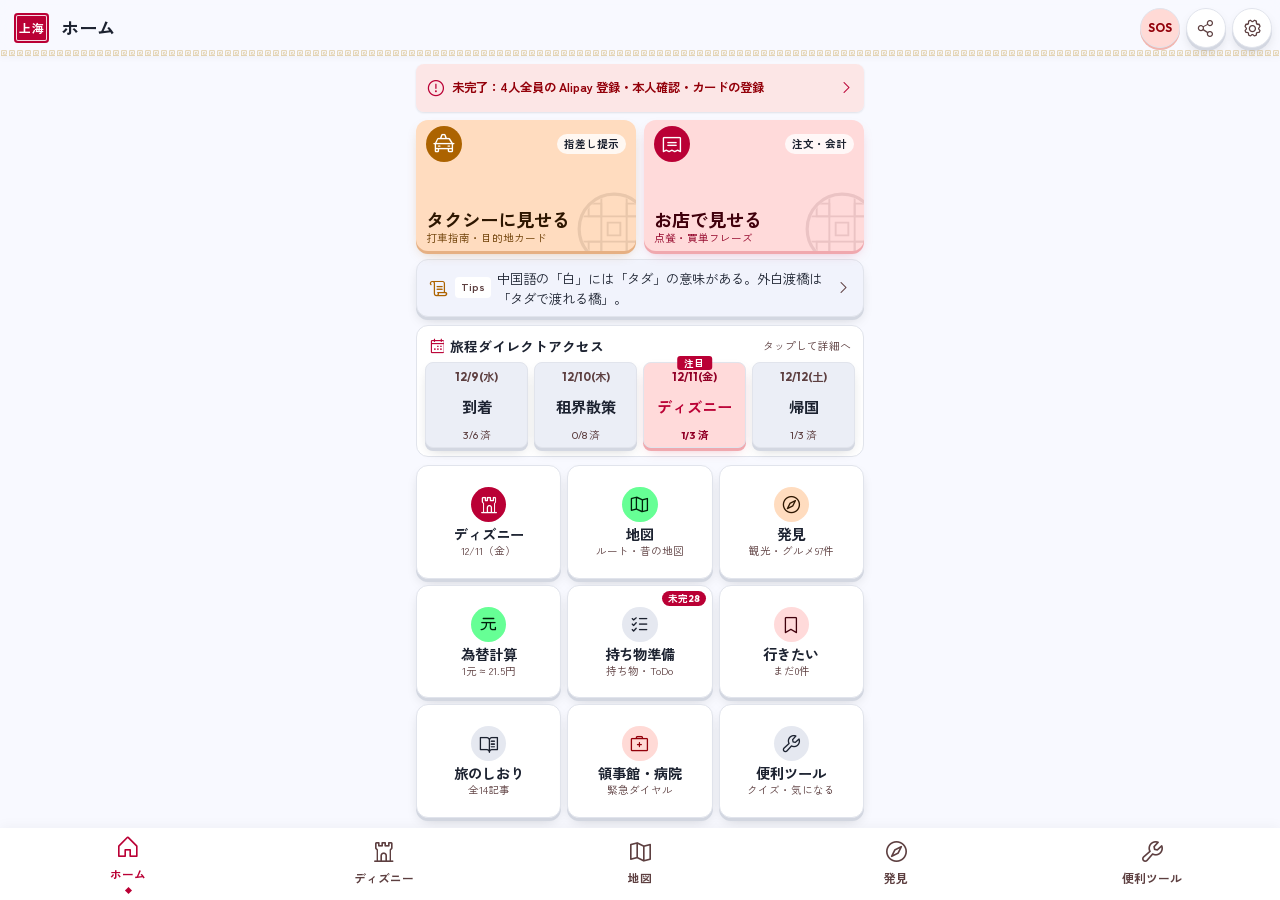
<file: docs/index.html>
<!doctype html>
<html lang="ja">
<head>
  <meta charset="utf-8">
  <meta name="viewport" content="width=device-width, initial-scale=1, viewport-fit=cover">
  <meta name="theme-color" content="#1f3350">
  <meta name="apple-mobile-web-app-capable" content="yes">
  <meta name="apple-mobile-web-app-status-bar-style" content="black-translucent">
  <meta name="apple-mobile-web-app-title" content="上海2026">
  <meta name="robots" content="noindex, nofollow">
  <title>上海 2026</title>
  <link rel="manifest" href="manifest.webmanifest">
  <link rel="icon" href="icons/icon.svg" type="image/svg+xml">
  <link rel="apple-touch-icon" href="icons/icon-180.png">
  <link rel="stylesheet" href="css/fonts.css">
  <link rel="stylesheet" href="css/icons.css">
  <link rel="stylesheet" href="css/style.css">
</head>
<body>
  <div id="app"></div>
  <noscript>このしおりを見るには JavaScript を有効にしてください。</noscript>
  <script src="js/data.js"></script>
  <script src="js/finds.js"></script>
  <script src="js/mapdata.js"></script>
  <script src="js/disney.js"></script>
  <script src="js/app.js"></script>
</body>
</html>
</file>
<file: docs/css/fonts.css>
@font-face {
  font-family: 'Zen Kaku Gothic New';
  font-style: normal;
  font-weight: 400;
  font-display: swap;
  src: url(../fonts/zen-152.woff2) format('woff2');
  unicode-range: U+ffd7, U+ffda-ffdc, U+ffe0-ffe2, U+ffe4, U+ffe6, U+ffe8-ffee, U+1f100-1f10c, U+1f110-1f16c, U+1f170-1f1ac, U+1f200-1f202, U+1f210-1f234;
}
@font-face {
  font-family: 'Zen Kaku Gothic New';
  font-style: normal;
  font-weight: 400;
  font-display: swap;
  src: url(../fonts/zen-163.woff2) format('woff2');
  unicode-range: U+fa10, U+fa12-fa6d, U+fb00-fb04, U+fe10-fe19, U+fe30-fe42, U+fe44-fe52, U+fe54-fe66, U+fe68-fe6b, U+ff02, U+ff04, U+ff07, U+ff51, U+ff5b, U+ff5d, U+ff5f-ff60, U+ff66, U+ff69, U+ff87, U+ffa1-ffbe, U+ffc2-ffc7, U+ffca-ffcf, U+ffd2-ffd6;
}
@font-face {
  font-family: 'Zen Kaku Gothic New';
  font-style: normal;
  font-weight: 400;
  font-display: swap;
  src: url(../fonts/zen-174.woff2) format('woff2');
  unicode-range: U+f92d-f959, U+f95b-f9f2, U+f9f4-fa0b, U+fa0e-fa0f;
}
@font-face {
  font-family: 'Zen Kaku Gothic New';
  font-style: normal;
  font-weight: 400;
  font-display: swap;
  src: url(../fonts/zen-185.woff2) format('woff2');
  unicode-range: U+9e8b-9e8c, U+9e8e-9e8f, U+9e91-9e92, U+9e95-9e96, U+9e98, U+9e9b, U+9e9d-9e9e, U+9ea4-9ea5, U+9ea8-9eaa, U+9eac-9eb0, U+9eb3-9eb5, U+9eb8, U+9ebc-9ebf, U+9ec3, U+9ec6, U+9ec8, U+9ecb-9ecd, U+9ecf-9ed1, U+9ed4-9ed5, U+9ed8, U+9edb-9ee0, U+9ee4-9ee5, U+9ee7-9ee8, U+9eec-9ef2, U+9ef4-9ef9, U+9efb-9eff, U+9f02-9f03, U+9f07-9f09, U+9f0e-9f12, U+9f14-9f17, U+9f19-9f1b, U+9f1f-9f22, U+9f26, U+9f2a-9f2c, U+9f2f, U+9f31-9f32, U+9f34, U+9f37, U+9f39-9f3a, U+9f3c-9f3f, U+9f41, U+9f43-9f47, U+9f4a, U+9f4e-9f50, U+9f52-9f58, U+9f5a, U+9f5d-9f61, U+9f63, U+9f66-9f6a, U+9f6c-9f73, U+9f75-9f77, U+9f7a, U+9f7d, U+9f7f, U+9f8f-9f92, U+9f94-9f97, U+9f99, U+9f9c-9fa3, U+9fa5, U+9fb4, U+9fbc-9fc2, U+9fc4, U+9fc6, U+9fcc, U+f900-f92c;
}
@font-face {
  font-family: 'Zen Kaku Gothic New';
  font-style: normal;
  font-weight: 400;
  font-display: swap;
  src: url(../fonts/zen-196.woff2) format('woff2');
  unicode-range: U+9c3e, U+9c41, U+9c43-9c4a, U+9c4e-9c50, U+9c52-9c54, U+9c56, U+9c58, U+9c5a-9c61, U+9c63, U+9c65, U+9c67-9c6b, U+9c6d-9c6e, U+9c70, U+9c72, U+9c75-9c78, U+9c7a-9c7c, U+9ce6-9ce7, U+9ceb-9cec, U+9cf0, U+9cf2, U+9cf6-9cf7, U+9cf9, U+9d02-9d03, U+9d06-9d09, U+9d0b, U+9d0e, U+9d11-9d12, U+9d15, U+9d17-9d18, U+9d1b-9d1f, U+9d23, U+9d26, U+9d2a-9d2c, U+9d2f-9d30, U+9d32-9d34, U+9d3a, U+9d3c-9d3f, U+9d41-9d48, U+9d4a, U+9d50-9d54, U+9d59, U+9d5d-9d65, U+9d69-9d6c, U+9d6f-9d70, U+9d72-9d73, U+9d76-9d77, U+9d7a-9d7c, U+9d7e, U+9d83-9d84, U+9d86-9d87, U+9d89-9d8a, U+9d8d-9d8e, U+9d92-9d93, U+9d95-9d9a, U+9da1, U+9da4, U+9da9-9dac, U+9dae, U+9db1-9db2, U+9db5, U+9db8-9dbd, U+9dbf-9dc4, U+9dc6-9dc7, U+9dc9-9dca, U+9dcf, U+9dd3-9dd7, U+9dd9-9dda, U+9dde-9de0, U+9de3, U+9de5-9de7, U+9de9, U+9deb, U+9ded-9df0, U+9df3-9df4, U+9df8, U+9dfd-9dfe, U+9e02, U+9e07, U+9e0a, U+9e0d-9e0e, U+9e10-9e12, U+9e15-9e16, U+9e19-9e1f, U+9e75, U+9e79-9e7d, U+9e80-9e85, U+9e87-9e88;
}
@font-face {
  font-family: 'Zen Kaku Gothic New';
  font-style: normal;
  font-weight: 400;
  font-display: swap;
  src: url(../fonts/zen-207.woff2) format('woff2');
  unicode-range: U+9ae5-9ae7, U+9ae9, U+9aeb-9aec, U+9aee-9aef, U+9af1-9af5, U+9af7, U+9af9-9afb, U+9afd, U+9aff-9b06, U+9b08-9b09, U+9b0b-9b0e, U+9b10, U+9b12, U+9b16, U+9b18-9b1d, U+9b1f-9b20, U+9b22-9b23, U+9b25-9b2f, U+9b32-9b35, U+9b37, U+9b39-9b3b, U+9b3d, U+9b43-9b44, U+9b48, U+9b4b-9b4f, U+9b51, U+9b55-9b58, U+9b5b, U+9b5e, U+9b61, U+9b63, U+9b65-9b66, U+9b68, U+9b6a-9b6f, U+9b72-9b79, U+9b7f-9b80, U+9b83-9b87, U+9b89-9b8b, U+9b8d, U+9b8f-9b94, U+9b96-9b97, U+9b9a, U+9b9d-9ba0, U+9ba6-9ba7, U+9ba9-9baa, U+9bac, U+9bb0-9bb2, U+9bb4, U+9bb7-9bb9, U+9bbb-9bbc, U+9bbe-9bc1, U+9bc6-9bc8, U+9bca, U+9bce-9bd2, U+9bd4, U+9bd7-9bd8, U+9bdd, U+9bdf, U+9be1-9be5, U+9be7, U+9bea-9beb, U+9bee-9bf3, U+9bf5, U+9bf7-9bfa, U+9bfd, U+9bff-9c00, U+9c02, U+9c04, U+9c06, U+9c08-9c0d, U+9c0f-9c16, U+9c18-9c1e, U+9c21-9c2a, U+9c2d-9c32, U+9c35-9c37, U+9c39-9c3a, U+9c3d;
}
@font-face {
  font-family: 'Zen Kaku Gothic New';
  font-style: normal;
  font-weight: 400;
  font-display: swap;
  src: url(../fonts/zen-218.woff2) format('woff2');
  unicode-range: U+98eb, U+98ed-98ee, U+98f0-98f1, U+98f3, U+98f6, U+9902, U+9907-9909, U+9911-9912, U+9914-9918, U+991a-9922, U+9924, U+9926-9927, U+992b-992c, U+992e, U+9931-9935, U+9939-993e, U+9940-9942, U+9945-9949, U+994b-994e, U+9950-9952, U+9954-9955, U+9958-9959, U+995b-995c, U+995e-9960, U+9963, U+9997-9998, U+999b, U+999d-999f, U+99a3, U+99a5-99a6, U+99a8, U+99ad-99ae, U+99b0-99b2, U+99b5, U+99b9-99ba, U+99bc-99bd, U+99bf, U+99c1, U+99c3, U+99c8-99c9, U+99d1, U+99d3-99d5, U+99d8-99df, U+99e1-99e2, U+99e7, U+99ea-99ee, U+99f0-99f2, U+99f4-99f5, U+99f8-99f9, U+99fb-99fe, U+9a01-9a05, U+9a08, U+9a0a-9a0c, U+9a0f-9a11, U+9a16, U+9a1a, U+9a1e, U+9a20, U+9a22-9a24, U+9a27, U+9a2b, U+9a2d-9a2e, U+9a31, U+9a33, U+9a35-9a38, U+9a3e, U+9a40-9a45, U+9a47, U+9a4a-9a4e, U+9a51-9a52, U+9a54-9a58, U+9a5b, U+9a5d, U+9a5f, U+9a62, U+9a64-9a65, U+9a69-9a6c, U+9aaa, U+9aac-9ab0, U+9ab2, U+9ab4-9ab7, U+9ab9, U+9abb-9ac1, U+9ac3, U+9ac6, U+9ac8, U+9ace-9ad3, U+9ad5-9ad7, U+9adb-9adc, U+9ade-9ae0, U+9ae2-9ae4;
}
@font-face {
  font-family: 'Zen Kaku Gothic New';
  font-style: normal;
  font-weight: 400;
  font-display: swap;
  src: url(../fonts/zen-229.woff2) format('woff2');
  unicode-range: U+971d, U+9721-9724, U+9728, U+972a, U+9730-9731, U+9733, U+9736, U+9738-9739, U+973b, U+973d-973e, U+9741-9744, U+9746-974a, U+974d-974f, U+9751, U+9755, U+9757-9758, U+975a-975c, U+9760-9761, U+9763-9764, U+9766-9768, U+976a-976b, U+976e, U+9771, U+9773, U+9776-977d, U+977f-9781, U+9785-9786, U+9789, U+978b, U+978f-9790, U+9795-9797, U+9799-979a, U+979c, U+979e-97a0, U+97a2-97a3, U+97a6, U+97a8, U+97ab-97ac, U+97ae, U+97b1-97b6, U+97b8-97ba, U+97bc, U+97be-97bf, U+97c1, U+97c3-97ce, U+97d0-97d1, U+97d4, U+97d7-97d9, U+97db-97de, U+97e0-97e1, U+97e4, U+97e6, U+97ed-97ef, U+97f1-97f2, U+97f4-97f8, U+97fa, U+9804, U+9807, U+980a, U+980c-980f, U+9814, U+9816-9817, U+9819-981a, U+981c, U+981e, U+9820-9821, U+9823-9826, U+982b, U+982e-9830, U+9832-9835, U+9837, U+9839, U+983d-983e, U+9844, U+9846-9847, U+984a-984b, U+984f, U+9851-9853, U+9856-9857, U+9859-985b, U+9862-9863, U+9865-9866, U+986a-986c, U+986f-9871, U+9873-9875, U+98aa-98ab, U+98ad-98ae, U+98b0-98b1, U+98b4, U+98b6-98b8, U+98ba-98bc, U+98bf, U+98c2-98c8, U+98cb-98cc, U+98ce, U+98dc, U+98de, U+98e0-98e1, U+98e3, U+98e5-98e7, U+98e9-98ea;
}
@font-face {
  font-family: 'Zen Kaku Gothic New';
  font-style: normal;
  font-weight: 400;
  font-display: swap;
  src: url(../fonts/zen-122.woff2) format('woff2');
  unicode-range: U+944a, U+944c, U+9452-9453, U+9455, U+9459-945c, U+945e-9463, U+9468, U+946a-946b, U+946d-9472, U+9475, U+9477, U+947c-947f, U+9481, U+9483-9485, U+9578-9579, U+957e-957f, U+9582, U+9584, U+9586-9588, U+958a, U+958c-958f, U+9592, U+9594, U+9596, U+9598-9599, U+959d-95a1, U+95a4, U+95a6-95a9, U+95ab-95ad, U+95b1, U+95b4, U+95b6, U+95b9-95bf, U+95c3, U+95c6, U+95c8-95cd, U+95d0-95d6, U+95d9-95da, U+95dc-95e2, U+95e4-95e6, U+95e8, U+961d-961e, U+9621-9622, U+9624-9626, U+9628, U+962c, U+962e-962f, U+9631, U+9633-9634, U+9637-963a, U+963c-963d, U+9641-9642, U+964b-964c, U+964f, U+9652, U+9654, U+9656-9658, U+965c-965f, U+9661, U+9666, U+966a, U+966c, U+966e, U+9672, U+9674, U+9677, U+967b-967c, U+967e-967f, U+9681-9684, U+9689, U+968b, U+968d, U+9691, U+9695-9698, U+969a, U+969d, U+969f, U+96a4-96aa, U+96ae-96b4, U+96b6, U+96b8-96bb, U+96bd, U+96c1, U+96c9-96cb, U+96cd-96ce, U+96d2, U+96d5-96d6, U+96d8-96da, U+96dc-96df, U+96e9, U+96ef, U+96f1, U+96f9-96fa, U+9702-9706, U+9708-9709, U+970d-970f, U+9711, U+9713-9714, U+9716, U+9719-971b;
}
@font-face {
  font-family: 'Zen Kaku Gothic New';
  font-style: normal;
  font-weight: 400;
  font-display: swap;
  src: url(../fonts/zen-133.woff2) format('woff2');
  unicode-range: U+92bc-92bd, U+92bf-92c3, U+92c5-92c8, U+92cb-92d0, U+92d2-92d3, U+92d5, U+92d7-92d9, U+92dc-92dd, U+92df-92e1, U+92e3-92e5, U+92e7-92ea, U+92ec, U+92ee, U+92f0, U+92f2, U+92f7-92fb, U+92ff-9300, U+9302, U+9304, U+9308, U+930d, U+930f-9311, U+9314-9315, U+9318-931a, U+931c-931f, U+9321-9325, U+9327-932b, U+932e, U+9333-9337, U+933a-933b, U+9344, U+9347-934a, U+934d, U+9350-9352, U+9354-9358, U+935a, U+935c, U+935e, U+9360, U+9364-9365, U+9367, U+9369-936d, U+936f-9371, U+9373-9374, U+9376, U+937a, U+937d-9382, U+9388, U+938a-938b, U+938d, U+938f, U+9392, U+9394-9395, U+9397-9398, U+939a-939b, U+939e, U+93a1, U+93a3-93a4, U+93a6, U+93a8-93a9, U+93ab-93ad, U+93b0, U+93b4-93b6, U+93b9-93bb, U+93c1, U+93c3-93cd, U+93d0-93d1, U+93d3, U+93d6-93d9, U+93dc-93df, U+93e2, U+93e4-93e8, U+93f1, U+93f5, U+93f7-93fb, U+93fd, U+9401-9404, U+9407-9409, U+940d-9410, U+9413-9417, U+9419-941a, U+941f, U+9421, U+942b, U+942e-942f, U+9431-9434, U+9436, U+9438, U+943a-943b, U+943d, U+943f, U+9441, U+9443-9445, U+9448;
}
@font-face {
  font-family: 'Zen Kaku Gothic New';
  font-style: normal;
  font-weight: 400;
  font-display: swap;
  src: url(../fonts/zen-144.woff2) format('woff2');
  unicode-range: U+9143, U+9146-914c, U+914f, U+9153, U+9156-915b, U+9161, U+9163-9165, U+9167, U+9169, U+916d, U+9172-9174, U+9179-917b, U+9181-9183, U+9185-9187, U+9189-918b, U+918e, U+9191, U+9193-9195, U+9197-9198, U+919e, U+91a1-91a2, U+91a6, U+91a8, U+91aa-91b6, U+91ba-91bd, U+91bf-91c6, U+91c9, U+91cb, U+91d0, U+91d3-91d4, U+91d6-91d7, U+91d9-91db, U+91de-91df, U+91e1, U+91e4-91e6, U+91e9-91ea, U+91ec-91f1, U+91f5-91f7, U+91f9, U+91fb-91fd, U+91ff-9201, U+9204-9207, U+9209-920a, U+920c, U+920e, U+9210-9218, U+921c-921e, U+9223-9226, U+9228-9229, U+922c, U+922e-9230, U+9233, U+9235-923a, U+923c, U+923e-9240, U+9242-9243, U+9245-924b, U+924d-9251, U+9256-925a, U+925c-925e, U+9260-9261, U+9264-9269, U+926e-9270, U+9275-9279, U+927b-927f, U+9288-928a, U+928d-928e, U+9291-9293, U+9295-9297, U+9299, U+929b-929c, U+929f-92a0, U+92a4-92a5, U+92a7-92a8, U+92ab, U+92af, U+92b2-92b3, U+92b6-92bb;
}
@font-face {
  font-family: 'Zen Kaku Gothic New';
  font-style: normal;
  font-weight: 400;
  font-display: swap;
  src: url(../fonts/zen-145.woff2) format('woff2');
  unicode-range: U+8f52-8f55, U+8f57-8f58, U+8f5c-8f5e, U+8f61-8f66, U+8f9c-8f9d, U+8f9f-8fa2, U+8fa4-8fa8, U+8fad-8faf, U+8fb4-8fb8, U+8fbe, U+8fc0-8fc2, U+8fc6, U+8fc8, U+8fca-8fcb, U+8fcd, U+8fd0, U+8fd2-8fd3, U+8fd5, U+8fda, U+8fe0, U+8fe2-8fe5, U+8fe8-8fea, U+8fed-8fef, U+8ff1, U+8ff4-8ff6, U+8ff8-8ffb, U+8ffe, U+9002, U+9004-9005, U+9008, U+900b-900e, U+9011, U+9013, U+9015-9016, U+9018, U+901b, U+901e, U+9021, U+9027-902a, U+902c-902d, U+902f, U+9033-9037, U+9039, U+903c, U+903e-903f, U+9041, U+9043-9044, U+9049, U+904c, U+904f-9052, U+9056, U+9058, U+905b-905e, U+9062, U+9066-9068, U+906c, U+906f-9070, U+9072, U+9074, U+9076, U+9079, U+9080-9083, U+9085, U+9087-9088, U+908b-908c, U+908e-9090, U+9095, U+9097-9099, U+909b, U+90a0-90a2, U+90a5, U+90a8, U+90af-90b6, U+90bd-90be, U+90c3-90c5, U+90c7-90c9, U+90cc, U+90d2, U+90d5, U+90d7-90d9, U+90db-90df, U+90e2, U+90e4-90e5, U+90eb, U+90ef-90f0, U+90f2, U+90f4, U+90f6, U+90fe-9100, U+9102, U+9104-9106, U+9108, U+910d, U+9110, U+9112, U+9114-911a, U+911c, U+911e, U+9120, U+9122-9123, U+9125, U+9127, U+9129, U+912d-9132, U+9134, U+9136-9137, U+9139-913a, U+913c-913d;
}
@font-face {
  font-family: 'Zen Kaku Gothic New';
  font-style: normal;
  font-weight: 400;
  font-display: swap;
  src: url(../fonts/zen-146.woff2) format('woff2');
  unicode-range: U+8dc0, U+8dc2, U+8dc5-8dc8, U+8dca-8dcc, U+8dce-8dcf, U+8dd1, U+8dd4-8dd7, U+8dd9-8ddb, U+8ddf, U+8de3-8de5, U+8de7, U+8dea-8dec, U+8df0-8df2, U+8df4, U+8dfc-8dfd, U+8dff, U+8e01, U+8e04-8e06, U+8e08-8e09, U+8e0b-8e0c, U+8e10-8e11, U+8e14, U+8e16, U+8e1d-8e23, U+8e26-8e27, U+8e30-8e31, U+8e33-8e39, U+8e3d, U+8e40-8e42, U+8e44, U+8e47-8e50, U+8e54-8e55, U+8e59, U+8e5b-8e64, U+8e69, U+8e6c-8e6d, U+8e6f-8e72, U+8e75-8e77, U+8e79-8e7c, U+8e81-8e85, U+8e89, U+8e8b, U+8e90-8e95, U+8e98-8e9b, U+8e9d-8e9e, U+8ea1-8ea2, U+8ea7, U+8ea9-8eaa, U+8eac-8eb1, U+8eb3, U+8eb5-8eb6, U+8eba-8ebb, U+8ebe, U+8ec0-8ec1, U+8ec3-8ec8, U+8ecb, U+8ecf, U+8ed1, U+8ed4, U+8edb-8edc, U+8ee3, U+8ee8, U+8eeb, U+8eed-8eee, U+8ef0-8ef1, U+8ef7, U+8ef9-8efc, U+8efe, U+8f00, U+8f02, U+8f05, U+8f07-8f08, U+8f0a, U+8f0f-8f10, U+8f12-8f13, U+8f15-8f19, U+8f1b-8f1c, U+8f1e-8f21, U+8f23, U+8f25-8f28, U+8f2b-8f2f, U+8f33-8f37, U+8f39-8f3b, U+8f3e, U+8f40-8f43, U+8f45-8f47, U+8f49-8f4a, U+8f4c-8f4f, U+8f51;
}
@font-face {
  font-family: 'Zen Kaku Gothic New';
  font-style: normal;
  font-weight: 400;
  font-display: swap;
  src: url(../fonts/zen-147.woff2) format('woff2');
  unicode-range: U+8b2d, U+8b30, U+8b37, U+8b3c, U+8b3e, U+8b41-8b46, U+8b48-8b49, U+8b4c-8b4f, U+8b51-8b54, U+8b56, U+8b59, U+8b5b, U+8b5e-8b5f, U+8b63, U+8b69, U+8b6b-8b6d, U+8b6f, U+8b71, U+8b74, U+8b76, U+8b78-8b79, U+8b7c-8b81, U+8b84-8b85, U+8b8a-8b8f, U+8b92-8b96, U+8b99-8b9a, U+8b9c-8ba0, U+8c38-8c3a, U+8c3d-8c3f, U+8c41, U+8c45, U+8c47-8c49, U+8c4b-8c4c, U+8c4e-8c51, U+8c53-8c55, U+8c57-8c59, U+8c5b, U+8c5d, U+8c62-8c64, U+8c66, U+8c68-8c69, U+8c6b-8c6d, U+8c73, U+8c75-8c76, U+8c78, U+8c7a-8c7c, U+8c7e, U+8c82, U+8c85-8c87, U+8c89-8c8b, U+8c8d-8c8e, U+8c90, U+8c92-8c94, U+8c98-8c99, U+8c9b-8c9c, U+8c9f, U+8ca4, U+8cad-8cae, U+8cb2-8cb3, U+8cb6, U+8cb9-8cba, U+8cbd, U+8cc1-8cc2, U+8cc4-8cc6, U+8cc8-8cc9, U+8ccb, U+8ccd-8ccf, U+8cd2, U+8cd5-8cd6, U+8cd9-8cda, U+8cdd, U+8ce1, U+8ce3-8ce4, U+8ce6, U+8ce8, U+8cec, U+8cef-8cf2, U+8cf4-8cf5, U+8cf7-8cf8, U+8cfa-8cfb, U+8cfd-8cff, U+8d01, U+8d03-8d04, U+8d07, U+8d09-8d0b, U+8d0d-8d10, U+8d12-8d14, U+8d16-8d17, U+8d1b-8d1d, U+8d65, U+8d67, U+8d69, U+8d6b-8d6e, U+8d71, U+8d73, U+8d76, U+8d7f, U+8d81-8d82, U+8d84, U+8d88, U+8d8d, U+8d90-8d91, U+8d95, U+8d99, U+8d9e-8da0, U+8da6, U+8da8, U+8dab-8dac, U+8daf, U+8db2, U+8db5, U+8db7, U+8db9-8dbc, U+8dbe;
}
@font-face {
  font-family: 'Zen Kaku Gothic New';
  font-style: normal;
  font-weight: 400;
  font-display: swap;
  src: url(../fonts/zen-148.woff2) format('woff2');
  unicode-range: U+8973-8975, U+8977, U+897a-897e, U+8980, U+8983, U+8988-898a, U+898d, U+8990, U+8993-8995, U+8998, U+899b-899c, U+899f-89a1, U+89a5-89a6, U+89a9, U+89ac, U+89af-89b0, U+89b2, U+89b4-89b7, U+89ba, U+89bc-89bd, U+89bf-89c1, U+89d4-89d8, U+89da, U+89dc-89dd, U+89e5, U+89e7, U+89e9, U+89eb, U+89ed, U+89f1, U+89f3-89f4, U+89f6, U+89f8-89f9, U+89fd, U+89ff, U+8a01, U+8a04-8a05, U+8a07, U+8a0c, U+8a0f-8a12, U+8a14-8a16, U+8a1b, U+8a1d-8a1e, U+8a20-8a22, U+8a24-8a26, U+8a2b-8a2c, U+8a2f, U+8a35-8a37, U+8a3b, U+8a3d-8a3e, U+8a40-8a41, U+8a43, U+8a45-8a49, U+8a4d-8a4e, U+8a51-8a54, U+8a56-8a58, U+8a5b-8a5d, U+8a61-8a62, U+8a65, U+8a67, U+8a6c-8a6d, U+8a75-8a77, U+8a79-8a7c, U+8a7e-8a80, U+8a82-8a86, U+8a8b, U+8a8f-8a92, U+8a96-8a97, U+8a99-8a9a, U+8a9f, U+8aa1, U+8aa3, U+8aa5-8aaa, U+8aae-8aaf, U+8ab3, U+8ab6-8ab7, U+8abb-8abc, U+8abe, U+8ac2-8ac4, U+8ac6, U+8ac8-8aca, U+8acc-8acd, U+8ad0-8ad1, U+8ad3-8ad5, U+8ad7, U+8ada-8ae2, U+8ae4, U+8ae7, U+8aeb-8aec, U+8aee, U+8af0-8af1, U+8af3-8af7, U+8afa, U+8afc, U+8aff, U+8b01-8b02, U+8b04-8b07, U+8b0a-8b0d, U+8b0f-8b11, U+8b14, U+8b16, U+8b1a, U+8b1c, U+8b1e-8b20, U+8b26, U+8b28, U+8b2b-8b2c;
}
@font-face {
  font-family: 'Zen Kaku Gothic New';
  font-style: normal;
  font-weight: 400;
  font-display: swap;
  src: url(../fonts/zen-149.woff2) format('woff2');
  unicode-range: U+87e2-87e6, U+87ea-87ed, U+87ef, U+87f1, U+87f3, U+87f5-87f8, U+87fa-87fb, U+87fe-87ff, U+8801, U+8803, U+8805-8807, U+8809-880b, U+880d-8816, U+8818-881c, U+881e-881f, U+8821-8822, U+8827-8828, U+882d-882e, U+8830-8832, U+8835-8836, U+8839-883c, U+8841-8845, U+8848-884b, U+884d-884e, U+8851-8852, U+8855-8856, U+8858-885a, U+885c, U+885e-8860, U+8862, U+8864, U+8869, U+886b, U+886e-886f, U+8871-8872, U+8875, U+8877, U+8879, U+887b, U+887d-887e, U+8880-8882, U+8888, U+888d, U+8892, U+8897-889c, U+889e-88a0, U+88a2, U+88a4, U+88a8, U+88aa, U+88ae, U+88b0-88b1, U+88b5, U+88b7, U+88ba, U+88bc-88c0, U+88c3-88c4, U+88c6, U+88ca-88ce, U+88d1-88d4, U+88d8-88d9, U+88db, U+88dd-88e1, U+88e7-88e8, U+88ef-88f2, U+88f4-88f5, U+88f7, U+88f9, U+88fc, U+8901-8902, U+8904, U+8906, U+890a, U+890c-890f, U+8913, U+8915-8916, U+8918-891a, U+891c-891e, U+8920, U+8925-8928, U+892a-892b, U+8930-8932, U+8935-893b, U+893e, U+8940-8946, U+8949, U+894c-894d, U+894f, U+8952, U+8956-8957, U+895a-895c, U+895e, U+8960-8964, U+8966, U+896a-896b, U+896d-8970;
}
@font-face {
  font-family: 'Zen Kaku Gothic New';
  font-style: normal;
  font-weight: 400;
  font-display: swap;
  src: url(../fonts/zen-150.woff2) format('woff2');
  unicode-range: U+8655-8659, U+865b, U+865d-8664, U+8667, U+8669, U+866c, U+866f, U+8671, U+8675-8677, U+867a-867b, U+867d, U+8687-8689, U+868b-868d, U+8691, U+8693, U+8695-8696, U+8698, U+869a, U+869c-869d, U+86a1, U+86a3-86a4, U+86a6-86ab, U+86ad, U+86af-86b1, U+86b3-86b9, U+86bf-86c1, U+86c3-86c6, U+86c9, U+86cb, U+86ce, U+86d1-86d2, U+86d4-86d5, U+86d7, U+86da, U+86dc, U+86de-86e0, U+86e3-86e7, U+86e9, U+86ec-86ed, U+86ef, U+86f8-86fe, U+8700, U+8703-870b, U+870d-8714, U+8719-871a, U+871e-871f, U+8721-8723, U+8725, U+8728-8729, U+872e-872f, U+8731-8732, U+8734, U+8737, U+8739-8740, U+8743, U+8745, U+8749, U+874b-874e, U+8751, U+8753, U+8755, U+8757-8759, U+875d, U+875f-8761, U+8763-8766, U+8768, U+876a, U+876e-876f, U+8771-8772, U+8774, U+8778, U+877b-877c, U+877f, U+8782-8789, U+878b-878c, U+878e, U+8790, U+8793, U+8795, U+8797-8799, U+879e-87a0, U+87a2-87a3, U+87a7, U+87ab-87af, U+87b1, U+87b3, U+87b5, U+87bb, U+87bd-87c1, U+87c4, U+87c6-87cb, U+87ce, U+87d0, U+87d2, U+87d5-87d6, U+87d9-87da, U+87dc, U+87df-87e0;
}
@font-face {
  font-family: 'Zen Kaku Gothic New';
  font-style: normal;
  font-weight: 400;
  font-display: swap;
  src: url(../fonts/zen-151.woff2) format('woff2');
  unicode-range: U+84b4, U+84b9-84bb, U+84bd-84c2, U+84c6-84ca, U+84cc-84d1, U+84d3, U+84d6, U+84d9-84da, U+84dc, U+84e7, U+84ea, U+84ec, U+84ef-84f2, U+84f4, U+84f7, U+84fa-84fd, U+84ff-8500, U+8502-8503, U+8506-8507, U+850c, U+850e, U+8510, U+8514-8515, U+8517-8518, U+851a-851c, U+851e-851f, U+8521-8525, U+8527, U+852a-852c, U+852f, U+8532-8534, U+8536, U+853e-8541, U+8543, U+8546, U+8548, U+854a-854b, U+854f-8553, U+8555-855a, U+855c-8564, U+8569-856b, U+856d, U+856f, U+8577, U+8579-857b, U+857d-8581, U+8585-8586, U+8588-858c, U+858f-8591, U+8593, U+8597-8598, U+859b-859d, U+859f-85a0, U+85a2, U+85a4-85a5, U+85a7-85a8, U+85ad-85b0, U+85b4, U+85b6-85ba, U+85bc-85bf, U+85c1-85c2, U+85c7, U+85c9-85cb, U+85ce-85d0, U+85d5, U+85d8-85da, U+85dc, U+85df-85e1, U+85e5-85e6, U+85e8, U+85ed, U+85f3-85f4, U+85f6-85f7, U+85f9-85fa, U+85fc, U+85fe-8600, U+8602, U+8604-8606, U+860a-860b, U+860d-860e, U+8610-8613, U+8616-861b, U+861e, U+8621-8622, U+8624, U+8627, U+8629, U+862f-8630, U+8636, U+8638-863a, U+863c-863d, U+863f-8642, U+8646, U+864d, U+8652-8654;
}
@font-face {
  font-family: 'Zen Kaku Gothic New';
  font-style: normal;
  font-weight: 400;
  font-display: swap;
  src: url(../fonts/zen-153.woff2) format('woff2');
  unicode-range: U+82e8, U+82ea, U+82ed, U+82ef, U+82f3-82f4, U+82f6-82f7, U+82f9, U+82fb, U+82fd-82fe, U+8300-8301, U+8303, U+8306-8308, U+830a-830c, U+8316-8318, U+831b, U+831d-831f, U+8321-8323, U+832b-8335, U+8337, U+833a, U+833c-833d, U+8340, U+8342-8347, U+834a, U+834d-8351, U+8353-8357, U+835a, U+8362-8363, U+8370, U+8373, U+8375, U+8378, U+837c-837d, U+837f-8380, U+8382, U+8384-8387, U+838a, U+838d-838e, U+8392-8396, U+8398-83a0, U+83a2, U+83a6-83ad, U+83b1, U+83b5, U+83bd-83c1, U+83c7, U+83c9, U+83ce-83d1, U+83d4, U+83d6, U+83d8, U+83dd, U+83df-83e1, U+83e5, U+83e8, U+83ea-83eb, U+83f0, U+83f2, U+83f4, U+83f6-83f9, U+83fb-83fd, U+8401, U+8403-8404, U+8406-8407, U+840a-840b, U+840d, U+840f, U+8411, U+8413, U+8415, U+8417, U+8419, U+8420, U+8422, U+842a, U+842f, U+8431, U+8435, U+8438-8439, U+843c, U+8445-8448, U+844a, U+844d-844f, U+8451-8452, U+8456, U+8458-845a, U+845c, U+845f-8462, U+8464-8467, U+8469-846b, U+846d-8470, U+8473-8474, U+8476-847a, U+847c-847d, U+8481-8482, U+8484-8485, U+848b, U+8490, U+8492-8493, U+8495, U+8497, U+849c, U+849e-849f, U+84a1, U+84a6, U+84a8-84aa, U+84ad, U+84af, U+84b1;
}
@font-face {
  font-family: 'Zen Kaku Gothic New';
  font-style: normal;
  font-weight: 400;
  font-display: swap;
  src: url(../fonts/zen-154.woff2) format('woff2');
  unicode-range: U+814a, U+814c, U+8151-8153, U+8157, U+815f-8161, U+8165-8169, U+816d-816f, U+8171, U+8173-8174, U+8177, U+8180-8186, U+8188, U+818a-818b, U+818e, U+8190, U+8193, U+8195-8196, U+8198, U+819b, U+819e, U+81a0, U+81a2, U+81a4, U+81a9, U+81ae, U+81b0, U+81b2, U+81b4-81b5, U+81b8, U+81ba-81bb, U+81bd-81be, U+81c0-81c3, U+81c5-81c6, U+81c8-81cb, U+81cd-81cf, U+81d1, U+81d5-81db, U+81dd-81e1, U+81e4-81e5, U+81e7, U+81eb-81ec, U+81ef-81f2, U+81f5-81f6, U+81f8-81fb, U+81fd-8205, U+8209-820b, U+820d, U+820f, U+8212-8214, U+8216, U+8219-821d, U+8221-8222, U+8228-8229, U+822b, U+822e, U+8232-8235, U+8237-8238, U+823a, U+823c, U+8240, U+8243-8246, U+8249, U+824b, U+824e-824f, U+8251, U+8256-825a, U+825c-825d, U+825f-8260, U+8262-8264, U+8267-8268, U+826a-826b, U+826d-826e, U+8271, U+8274, U+8277, U+8279, U+827b, U+827d-8281, U+8283-8284, U+8287, U+8289-828a, U+828d-828e, U+8291-8294, U+8296, U+8298-829b, U+829f-82a1, U+82a3-82a4, U+82a7-82ac, U+82ae, U+82b0, U+82b2, U+82b4, U+82b7, U+82ba-82bc, U+82be-82bf, U+82c5-82c6, U+82d0, U+82d2-82d3, U+82d5, U+82d9-82da, U+82dc, U+82de-82e4, U+82e7;
}
@font-face {
  font-family: 'Zen Kaku Gothic New';
  font-style: normal;
  font-weight: 400;
  font-display: swap;
  src: url(../fonts/zen-155.woff2) format('woff2');
  unicode-range: U+7f77-7f79, U+7f7d-7f80, U+7f82-7f83, U+7f86-7f88, U+7f8b-7f8d, U+7f8f-7f91, U+7f94, U+7f96-7f97, U+7f9a, U+7f9c-7f9d, U+7fa1-7fa3, U+7fa6, U+7faa, U+7fad-7faf, U+7fb2, U+7fb4, U+7fb6, U+7fb8-7fb9, U+7fbc, U+7fbf-7fc0, U+7fc3, U+7fc5-7fc6, U+7fc8, U+7fca, U+7fce-7fcf, U+7fd5, U+7fdb, U+7fdf, U+7fe1, U+7fe3, U+7fe5-7fe6, U+7fe8-7fe9, U+7feb-7fec, U+7fee-7ff0, U+7ff2-7ff3, U+7ff9-7ffa, U+7ffd-7fff, U+8002, U+8004, U+8006-8008, U+800a-800f, U+8011-8014, U+8016, U+8018-8019, U+801c-8021, U+8024, U+8026, U+8028, U+802c, U+802e, U+8030, U+8034-8035, U+8037, U+8039-8040, U+8043-8044, U+8046, U+804a, U+8052, U+8058, U+805a, U+805f-8060, U+8062, U+8064, U+8066, U+8068, U+806d, U+806f-8073, U+8075-8076, U+8079, U+807b, U+807d-8081, U+8084-8088, U+808b, U+808e, U+8093, U+8099-809a, U+809c, U+809e, U+80a4, U+80a6-80a7, U+80ab-80ad, U+80b1, U+80b8-80b9, U+80c4-80c5, U+80c8, U+80ca, U+80cd, U+80cf, U+80d2, U+80d4-80db, U+80dd, U+80e0, U+80e4-80e6, U+80ed-80f3, U+80f5-80f7, U+80f9-80fc, U+80fe, U+8101, U+8103, U+8109, U+810b, U+810d, U+8116-8118, U+811b-811c, U+811e, U+8120, U+8123-8124, U+8127, U+8129, U+812b-812c, U+812f-8130, U+8135, U+8139-813a, U+813c-813e, U+8141, U+8145-8147;
}
@font-face {
  font-family: 'Zen Kaku Gothic New';
  font-style: normal;
  font-weight: 400;
  font-display: swap;
  src: url(../fonts/zen-156.woff2) format('woff2');
  unicode-range: U+7d57, U+7d59-7d5d, U+7d63, U+7d65, U+7d67, U+7d6a, U+7d6e, U+7d70, U+7d72-7d73, U+7d78, U+7d7a-7d7b, U+7d7d, U+7d7f, U+7d81-7d83, U+7d85-7d86, U+7d88-7d89, U+7d8b-7d8d, U+7d8f, U+7d91, U+7d93, U+7d96-7d97, U+7d9b-7da0, U+7da2-7da3, U+7da6-7da7, U+7daa-7dac, U+7dae-7db0, U+7db3, U+7db5-7db9, U+7dbd, U+7dc0, U+7dc2-7dc7, U+7dcc-7dce, U+7dd0, U+7dd5-7dd9, U+7ddc-7dde, U+7de1-7de6, U+7dea-7ded, U+7df1-7df2, U+7df5-7df6, U+7df9-7dfa, U+7e00, U+7e05, U+7e08-7e0b, U+7e10-7e12, U+7e15, U+7e17, U+7e1c-7e1d, U+7e1f-7e23, U+7e27-7e28, U+7e2c-7e2d, U+7e2f, U+7e31-7e33, U+7e35-7e37, U+7e39-7e3b, U+7e3d, U+7e3f, U+7e43-7e48, U+7e4e, U+7e50, U+7e52, U+7e56, U+7e58-7e5a, U+7e5d-7e5f, U+7e61-7e62, U+7e65-7e67, U+7e69-7e6b, U+7e6d-7e6f, U+7e73, U+7e75, U+7e78-7e79, U+7e7b-7e7f, U+7e81-7e83, U+7e86-7e8a, U+7e8c-7e8e, U+7e90-7e96, U+7e98, U+7e9a-7e9f, U+7f38, U+7f3a-7f3f, U+7f43-7f45, U+7f47, U+7f4c-7f50, U+7f52-7f55, U+7f58, U+7f5b-7f5d, U+7f5f, U+7f61, U+7f63-7f69, U+7f6b, U+7f6d, U+7f71;
}
@font-face {
  font-family: 'Zen Kaku Gothic New';
  font-style: normal;
  font-weight: 400;
  font-display: swap;
  src: url(../fonts/zen-157.woff2) format('woff2');
  unicode-range: U+7bc8, U+7bca-7bcc, U+7bcf, U+7bd4, U+7bd6-7bd7, U+7bd9-7bdb, U+7bdd, U+7be5-7be6, U+7be8-7bea, U+7bf0, U+7bf2-7bfa, U+7bfc, U+7bfe, U+7c00-7c04, U+7c06-7c07, U+7c09, U+7c0b-7c0f, U+7c11-7c14, U+7c17, U+7c19, U+7c1b, U+7c1e-7c20, U+7c23, U+7c25-7c28, U+7c2a-7c2c, U+7c2f, U+7c31, U+7c33-7c34, U+7c36-7c3a, U+7c3d-7c3e, U+7c40, U+7c42-7c43, U+7c45-7c46, U+7c4a, U+7c4c, U+7c4f-7c5f, U+7c61, U+7c63-7c65, U+7c67, U+7c69, U+7c6c-7c70, U+7c72, U+7c75, U+7c79, U+7c7b-7c7e, U+7c81-7c83, U+7c86-7c87, U+7c8d, U+7c8f-7c90, U+7c94, U+7c9e, U+7ca0-7ca2, U+7ca4-7ca6, U+7ca8, U+7cab, U+7cad-7cae, U+7cb0-7cb3, U+7cb6-7cb7, U+7cb9-7cbd, U+7cbf-7cc0, U+7cc2, U+7cc4-7cc5, U+7cc7-7cca, U+7ccd-7ccf, U+7cd2-7cd5, U+7cd7-7cda, U+7cdc-7cdd, U+7cdf-7ce0, U+7ce2, U+7ce6, U+7ce9, U+7ceb, U+7cef, U+7cf2, U+7cf4-7cf6, U+7cf9-7cfa, U+7cfe, U+7d02-7d03, U+7d06-7d0a, U+7d0f, U+7d11-7d13, U+7d15-7d16, U+7d1c-7d1e, U+7d23, U+7d26, U+7d2a, U+7d2c-7d2e, U+7d31-7d32, U+7d35, U+7d3c-7d41, U+7d43, U+7d45, U+7d47-7d48, U+7d4b, U+7d4d-7d4f, U+7d51, U+7d53, U+7d55-7d56;
}
@font-face {
  font-family: 'Zen Kaku Gothic New';
  font-style: normal;
  font-weight: 400;
  font-display: swap;
  src: url(../fonts/zen-158.woff2) format('woff2');
  unicode-range: U+7a17-7a19, U+7a1b, U+7a1e-7a21, U+7a27, U+7a2b, U+7a2d, U+7a2f-7a31, U+7a34-7a35, U+7a37-7a3b, U+7a3e, U+7a43-7a49, U+7a4c, U+7a4e, U+7a50, U+7a55-7a57, U+7a59, U+7a5c-7a5d, U+7a5f-7a63, U+7a65, U+7a67, U+7a69-7a6a, U+7a6d, U+7a70, U+7a75, U+7a78-7a79, U+7a7d-7a7e, U+7a80, U+7a82, U+7a84-7a86, U+7a88, U+7a8a-7a8b, U+7a90-7a91, U+7a94-7a98, U+7a9e, U+7aa0, U+7aa3, U+7aa9, U+7aac, U+7ab0, U+7ab3, U+7ab5-7ab6, U+7ab9-7abf, U+7ac3, U+7ac5-7aca, U+7acc-7acf, U+7ad1-7ad3, U+7ad5, U+7ada-7adb, U+7add, U+7adf, U+7ae1-7ae2, U+7ae6-7aed, U+7af0-7af1, U+7af4, U+7af8, U+7afa-7afb, U+7afd-7afe, U+7b02, U+7b04, U+7b06-7b08, U+7b0a-7b0b, U+7b0f, U+7b12, U+7b14, U+7b18-7b19, U+7b1e-7b1f, U+7b23, U+7b25, U+7b27-7b2b, U+7b2d-7b31, U+7b33-7b36, U+7b3b, U+7b3d, U+7b3f-7b41, U+7b45, U+7b47, U+7b4c-7b50, U+7b53, U+7b55, U+7b5d, U+7b60, U+7b64-7b66, U+7b69-7b6a, U+7b6c-7b75, U+7b77, U+7b79-7b7a, U+7b7f, U+7b84, U+7b86, U+7b89, U+7b8d-7b92, U+7b96, U+7b98-7ba0, U+7ba5, U+7bac-7bad, U+7baf-7bb0, U+7bb2, U+7bb4-7bb6, U+7bba-7bbd, U+7bc1-7bc2, U+7bc5-7bc6;
}
@font-face {
  font-family: 'Zen Kaku Gothic New';
  font-style: normal;
  font-weight: 400;
  font-display: swap;
  src: url(../fonts/zen-159.woff2) format('woff2');
  unicode-range: U+7851-7852, U+785c, U+785e, U+7860-7861, U+7863-7864, U+7868, U+786a, U+786e-786f, U+7872, U+7874, U+787a, U+787c, U+787e, U+7886-7887, U+788a, U+788c-788f, U+7893-7895, U+7898, U+789a, U+789d-789f, U+78a1, U+78a3-78a4, U+78a8-78aa, U+78ac-78ad, U+78af-78b3, U+78b5, U+78bb-78bf, U+78c5-78cc, U+78ce, U+78d1-78d6, U+78da-78db, U+78df-78e1, U+78e4, U+78e6-78e7, U+78ea, U+78ec, U+78f2-78f4, U+78f6-78f7, U+78f9-78fb, U+78fd-7901, U+7906-7907, U+790c, U+7910-7912, U+7919-791c, U+791e-7920, U+7925-792e, U+7930-7931, U+7934-7935, U+793b, U+793d, U+793f, U+7941-7942, U+7944-7946, U+794a-794b, U+794f, U+7951, U+7954-7955, U+7957-7958, U+795a-795c, U+795f-7960, U+7962, U+7967, U+7969, U+796b, U+7972, U+7977, U+7979-797c, U+797e-7980, U+798a-798e, U+7991, U+7993-7996, U+7998, U+799b-799d, U+79a1, U+79a6-79ab, U+79ae-79b1, U+79b3-79b4, U+79b8-79bb, U+79bd-79be, U+79c2, U+79c4, U+79c7-79ca, U+79cc-79cd, U+79cf, U+79d4-79d6, U+79da, U+79dd-79e3, U+79e5, U+79e7, U+79ea-79ed, U+79f1, U+79f8, U+79fc, U+7a02-7a03, U+7a05, U+7a07-7a0a, U+7a0c-7a0d, U+7a11, U+7a15;
}
@font-face {
  font-family: 'Zen Kaku Gothic New';
  font-style: normal;
  font-weight: 400;
  font-display: swap;
  src: url(../fonts/zen-160.woff2) format('woff2');
  unicode-range: U+768c-768e, U+7690, U+7693, U+7695-7696, U+7699-76a8, U+76aa, U+76ad, U+76af-76b0, U+76b4, U+76b6-76ba, U+76bd, U+76c1-76c3, U+76c5, U+76c8-76c9, U+76cb-76ce, U+76d2, U+76d4, U+76d6, U+76d9, U+76dc, U+76de, U+76e0-76e1, U+76e5-76e8, U+76ea-76ec, U+76f0-76f1, U+76f6, U+76f9, U+76fb-76fc, U+7700, U+7704, U+7706-7708, U+770a, U+770e, U+7712, U+7714-7715, U+7717, U+7719-771c, U+7722, U+7724-7726, U+7728, U+772d-772f, U+7734-7739, U+773d-773e, U+7742, U+7745-7747, U+774a, U+774d-774f, U+7752, U+7756-7758, U+775a-775c, U+775e-7760, U+7762, U+7764-7765, U+7767, U+776a-776c, U+7770, U+7772-7774, U+7779-777a, U+777c-7780, U+7784, U+778b-778e, U+7794-7796, U+779a, U+779e-77a0, U+77a2, U+77a4-77a5, U+77a7, U+77a9-77aa, U+77ae-77b1, U+77b5-77b7, U+77b9, U+77bb-77bf, U+77c3, U+77c7, U+77c9, U+77cd, U+77d1-77d2, U+77d5, U+77d7, U+77d9-77da, U+77dc, U+77de-77e0, U+77e3-77e4, U+77e6-77e7, U+77e9-77ea, U+77ec, U+77ee, U+77f0-77f1, U+77f4, U+77f8, U+77fb-77fc, U+7805-7806, U+7809, U+780c-780e, U+7811-7812, U+7819, U+781d, U+7820-7823, U+7826-7827, U+782c-782e, U+7830, U+7835, U+7837, U+783a, U+783f, U+7843-7845, U+7847-7848, U+784c, U+784e-784f;
}
@font-face {
  font-family: 'Zen Kaku Gothic New';
  font-style: normal;
  font-weight: 400;
  font-display: swap;
  src: url(../fonts/zen-161.woff2) format('woff2');
  unicode-range: U+7511-7513, U+7515-7517, U+751c, U+751e, U+7520-7522, U+7524, U+7526-7527, U+7529-752c, U+752f, U+7536, U+7538-7539, U+753c-7540, U+7543-7544, U+7546-754b, U+754d-7550, U+7552, U+7557, U+755a-755b, U+755d-755f, U+7561-7562, U+7564, U+7566-7567, U+7569, U+756b-756d, U+756f, U+7571-7572, U+7574-757e, U+7581-7582, U+7585-7587, U+7589-758c, U+758f-7590, U+7592-7595, U+7599-759a, U+759c-759d, U+75a2-75a5, U+75b0-75b1, U+75b3-75b5, U+75b7-75b8, U+75ba, U+75bd, U+75bf-75c4, U+75c6, U+75ca, U+75cc-75cf, U+75d3-75d4, U+75d7-75d8, U+75dc-75e1, U+75e3-75e4, U+75e7, U+75ec, U+75ee-75f3, U+75f9, U+75fc, U+75fe-7604, U+7607-760c, U+760f, U+7612-7613, U+7615-7616, U+7618-7619, U+761b-7629, U+762d, U+7630, U+7632-7635, U+7638-763c, U+7640-7641, U+7643-764b, U+764e, U+7655, U+7658-7659, U+765c, U+765f, U+7661-7662, U+7664-7665, U+7667-766a, U+766c-7672, U+7674, U+7676, U+7678, U+7680-7683, U+7685, U+7688, U+768b;
}
@font-face {
  font-family: 'Zen Kaku Gothic New';
  font-style: normal;
  font-weight: 400;
  font-display: swap;
  src: url(../fonts/zen-162.woff2) format('woff2');
  unicode-range: U+736c, U+736e-7371, U+7375, U+7377-737c, U+7380-7381, U+7383, U+7385-7386, U+738a, U+738e, U+7390, U+7393-7398, U+739c, U+739e-73a0, U+73a2, U+73a5-73a6, U+73a8, U+73aa-73ab, U+73ad, U+73b3, U+73b5, U+73b7, U+73b9-73bd, U+73bf, U+73c5-73c6, U+73c9-73cc, U+73ce-73cf, U+73d2-73d3, U+73d6, U+73d9, U+73dd-73de, U+73e1, U+73e3-73e7, U+73e9-73ea, U+73ee, U+73f1, U+73f4-73f5, U+73f7-73fb, U+73fd, U+73ff-7401, U+7404-7405, U+7407, U+740a, U+7411, U+7413, U+741a-741b, U+7421, U+7424, U+7426, U+7428-7431, U+7433, U+7439-743a, U+743f-7441, U+7443-7444, U+7446-7447, U+744b, U+744d, U+7451-7453, U+7455, U+7457, U+7459-745a, U+745c-745d, U+745f, U+7462-7464, U+7466-746b, U+746d-7473, U+7476, U+747e, U+7480-7481, U+7485-7489, U+748b, U+748f-7492, U+7497-749a, U+749c, U+749e-74a3, U+74a5-74a6, U+74a8-74ab, U+74ae-74af, U+74b1-74b2, U+74b5, U+74b9-74bb, U+74bd, U+74bf, U+74c8-74ca, U+74cc, U+74cf-74d0, U+74d3-74d4, U+74d6, U+74d8, U+74da-74db, U+74de-74e0, U+74e3-74e4, U+74e7-74eb, U+74ee-74f2, U+74f4, U+74f7-74f8, U+74fa-74fc, U+74ff, U+7501, U+7503-7506, U+750c-750e;
}
@font-face {
  font-family: 'Zen Kaku Gothic New';
  font-style: normal;
  font-weight: 400;
  font-display: swap;
  src: url(../fonts/zen-164.woff2) format('woff2');
  unicode-range: U+7166, U+7168, U+716c, U+7179, U+7180, U+7184-7185, U+7187-7188, U+718c, U+718f, U+7192, U+7194-7196, U+7199-719b, U+71a0, U+71a2, U+71a8, U+71ac, U+71ae-71b0, U+71b2-71b3, U+71b9-71ba, U+71be-71c1, U+71c4, U+71c9, U+71cb-71cc, U+71ce, U+71d0, U+71d2-71d4, U+71d6-71d7, U+71d9-71da, U+71dc, U+71df-71e0, U+71e6-71e7, U+71ec-71ee, U+71f4-71f5, U+71f8-71f9, U+71fc, U+71fe-7200, U+7207-7209, U+720d, U+7210, U+7213, U+7215, U+7217, U+721a, U+721d, U+721f, U+7224, U+7228, U+722b, U+722d, U+722f-7230, U+7232, U+7234, U+7238-7239, U+723b-723c, U+723e-7243, U+7245-7246, U+724b, U+724e-7250, U+7252-7253, U+7255-7258, U+725a, U+725c, U+725e, U+7260, U+7263, U+7268, U+726b, U+726e-726f, U+7271, U+7274, U+7277-7278, U+727b-727c, U+727e-7282, U+7284, U+7287, U+7289, U+728d-728e, U+7292-7293, U+7296, U+729b, U+72a2, U+72a7-72a8, U+72ad-72ae, U+72b0-72b2, U+72b4, U+72b9, U+72be, U+72c0-72c1, U+72c3-72c4, U+72c6-72c7, U+72c9, U+72cc, U+72ce, U+72d2, U+72d5-72d6, U+72d8, U+72df-72e2, U+72e5, U+72f3-72f4, U+72f7, U+72f9-72fb, U+72fd-72fe, U+7302, U+7304-7305, U+7307, U+730a-730b, U+730d, U+7312-7313, U+7316-7319, U+731c-731e, U+7322, U+7324, U+7327-7329, U+732c, U+732f, U+7331-7337, U+7339-733b, U+733d-733e, U+7343, U+734d-7350, U+7352, U+7356-7358, U+735d-7360, U+7366-736b;
}
@font-face {
  font-family: 'Zen Kaku Gothic New';
  font-style: normal;
  font-weight: 400;
  font-display: swap;
  src: url(../fonts/zen-165.woff2) format('woff2');
  unicode-range: U+6f58-6f5b, U+6f5d-6f5e, U+6f60-6f62, U+6f66, U+6f68, U+6f6c-6f6d, U+6f6f, U+6f74, U+6f78, U+6f7a, U+6f7c-6f7e, U+6f80, U+6f82-6f83, U+6f86-6f88, U+6f8b-6f8e, U+6f90-6f94, U+6f96-6f98, U+6f9a, U+6f9d, U+6f9f-6fa1, U+6fa3, U+6fa5-6fa8, U+6fae-6fb1, U+6fb3, U+6fb5-6fb7, U+6fb9, U+6fbc, U+6fbe, U+6fc2, U+6fc5-6fca, U+6fd4-6fd5, U+6fd8, U+6fda-6fdb, U+6fde-6fe0, U+6fe4, U+6fe8-6fe9, U+6feb-6fec, U+6fee, U+6ff0, U+6ff3, U+6ff5-6ff6, U+6ff9-6ffa, U+6ffc-6ffe, U+7000-7001, U+7005-7007, U+7009-700b, U+700d, U+700f, U+7011, U+7015, U+7017-7018, U+701a-701b, U+701d-7020, U+7023, U+7026, U+7028, U+702f-7030, U+7032, U+7034, U+7037, U+7039-703a, U+703c, U+703e, U+7043-7044, U+7047-704c, U+704e, U+7051, U+7054-7055, U+705d-705e, U+7064-7065, U+7069, U+706c, U+706e, U+7075-7076, U+707e, U+7081, U+7085-7086, U+7094-7098, U+709b, U+709f, U+70a4, U+70ab-70ac, U+70ae-70b1, U+70b3-70b4, U+70b7, U+70bb, U+70ca-70cb, U+70d1, U+70d3-70d6, U+70d8-70d9, U+70dc-70dd, U+70df, U+70e4, U+70ec, U+70f1, U+70fa, U+70fd, U+7103-7108, U+710b-710c, U+710f, U+7114, U+7119, U+711c, U+711e, U+7120, U+712b, U+712d-7131, U+7138, U+7141, U+7145-7147, U+7149-714b, U+7150-7153, U+7155-7157, U+715a, U+715c, U+715e, U+7160, U+7162, U+7164-7165;
}
@font-face {
  font-family: 'Zen Kaku Gothic New';
  font-style: normal;
  font-weight: 400;
  font-display: swap;
  src: url(../fonts/zen-166.woff2) format('woff2');
  unicode-range: U+6d7c, U+6d80-6d82, U+6d85, U+6d87, U+6d89-6d8a, U+6d8c-6d8e, U+6d91-6d98, U+6d9c, U+6daa-6dac, U+6dae, U+6db4-6db5, U+6db7-6db9, U+6dbd, U+6dbf, U+6dc2, U+6dc4-6dc8, U+6dca, U+6dcc, U+6dce-6dd0, U+6dd2, U+6dd5-6dd6, U+6dd8-6ddb, U+6ddd-6de0, U+6de2, U+6de4-6de6, U+6de8-6dea, U+6dec, U+6dee-6df0, U+6df2, U+6df4, U+6df6, U+6df8-6dfa, U+6dfc, U+6e00, U+6e04, U+6e0a, U+6e17, U+6e19, U+6e1d-6e20, U+6e22-6e25, U+6e27, U+6e2b, U+6e2d-6e2e, U+6e32, U+6e34, U+6e36, U+6e38-6e3c, U+6e42-6e45, U+6e48-6e49, U+6e4b-6e4f, U+6e51-6e54, U+6e57, U+6e5b-6e5f, U+6e62-6e63, U+6e68, U+6e6b, U+6e6e, U+6e72-6e73, U+6e76, U+6e7b, U+6e7d, U+6e82, U+6e89, U+6e8c-6e8d, U+6e8f, U+6e93, U+6e98-6e99, U+6e9f-6ea0, U+6ea5, U+6ea7, U+6eaa-6eab, U+6ead-6eaf, U+6eb1-6eb4, U+6eb7, U+6ebb-6ebd, U+6ebf-6ec4, U+6ec7-6eca, U+6ecc-6ecf, U+6ed3-6ed5, U+6ed9-6edb, U+6ee6, U+6eeb-6eef, U+6ef7-6ef9, U+6efb, U+6efd-6eff, U+6f04, U+6f08-6f0a, U+6f0c-6f0d, U+6f10-6f11, U+6f13, U+6f15-6f16, U+6f18, U+6f1a-6f1b, U+6f25-6f26, U+6f29-6f2a, U+6f2d, U+6f2f-6f33, U+6f35-6f36, U+6f38, U+6f3b-6f3c, U+6f3e-6f3f, U+6f41, U+6f45, U+6f4f, U+6f51-6f53, U+6f57;
}
@font-face {
  font-family: 'Zen Kaku Gothic New';
  font-style: normal;
  font-weight: 400;
  font-display: swap;
  src: url(../fonts/zen-167.woff2) format('woff2');
  unicode-range: U+6b85, U+6b89, U+6b8d, U+6b95, U+6b97-6b98, U+6b9b, U+6b9e-6ba0, U+6ba2-6ba4, U+6ba8-6bb3, U+6bb7-6bb9, U+6bbc-6bbe, U+6bc0, U+6bc3-6bc4, U+6bc6-6bc9, U+6bcb-6bcc, U+6bcf, U+6bd3, U+6bd6-6bd8, U+6bda, U+6bdf, U+6be1, U+6be3, U+6be6-6be7, U+6beb-6bec, U+6bee, U+6bf1, U+6bf3, U+6bf7, U+6bf9, U+6bff, U+6c02, U+6c04-6c05, U+6c08-6c0a, U+6c0d-6c0e, U+6c10, U+6c12-6c14, U+6c19, U+6c1b, U+6c1f, U+6c24, U+6c26-6c28, U+6c2c, U+6c2e, U+6c33, U+6c35-6c36, U+6c3a-6c3b, U+6c3e-6c40, U+6c4a-6c4b, U+6c4d, U+6c4f, U+6c52, U+6c54-6c55, U+6c59, U+6c5b-6c5e, U+6c62, U+6c67-6c68, U+6c6a-6c6b, U+6c6d, U+6c6f, U+6c73-6c74, U+6c76, U+6c78-6c79, U+6c7b, U+6c7e, U+6c81-6c87, U+6c89, U+6c8c-6c8d, U+6c90, U+6c92-6c95, U+6c97-6c98, U+6c9a-6c9c, U+6c9f, U+6caa-6cae, U+6cb0-6cb2, U+6cb4, U+6cba, U+6cbd-6cbe, U+6cc2, U+6cc5-6cc6, U+6ccd, U+6ccf-6cd4, U+6cd6-6cd7, U+6cd9-6cdd, U+6ce0, U+6ce7, U+6ce9-6cef, U+6cf1-6cf2, U+6cf4, U+6cfb, U+6d00-6d01, U+6d04, U+6d07, U+6d0a, U+6d0c, U+6d0e-6d0f, U+6d11, U+6d13, U+6d19-6d1a, U+6d1f, U+6d24, U+6d26-6d28, U+6d2b, U+6d2e-6d2f, U+6d31, U+6d33-6d36, U+6d38-6d39, U+6d3c-6d3d, U+6d3f, U+6d57-6d5b, U+6d5e-6d61, U+6d64-6d65, U+6d67, U+6d6c, U+6d6f-6d70, U+6d79;
}
@font-face {
  font-family: 'Zen Kaku Gothic New';
  font-style: normal;
  font-weight: 400;
  font-display: swap;
  src: url(../fonts/zen-168.woff2) format('woff2');
  unicode-range: U+69dd-69de, U+69e2-69e3, U+69e5, U+69e7-69eb, U+69ed-69ef, U+69f1-69f6, U+69f9, U+69fe-6a01, U+6a03, U+6a05, U+6a0a, U+6a0c, U+6a0f, U+6a11-6a15, U+6a17, U+6a1a-6a1b, U+6a1d-6a20, U+6a22-6a24, U+6a28, U+6a2e, U+6a30, U+6a32-6a38, U+6a3b, U+6a3e-6a3f, U+6a44-6a4a, U+6a4e, U+6a50-6a52, U+6a54-6a56, U+6a5b, U+6a61-6a62, U+6a64, U+6a66-6a67, U+6a6a-6a6b, U+6a71-6a73, U+6a78, U+6a7a, U+6a7e-6a7f, U+6a81, U+6a83-6a84, U+6a86-6a87, U+6a89, U+6a8b, U+6a8d, U+6a90-6a91, U+6a94, U+6a97, U+6a9b, U+6a9d-6aa3, U+6aa5, U+6aaa-6aac, U+6aae-6ab1, U+6ab3-6ab4, U+6ab8, U+6abb, U+6abd-6abf, U+6ac1-6ac3, U+6ac6, U+6ac8-6ac9, U+6acc, U+6ad0-6ad1, U+6ad3-6ad6, U+6ada-6adf, U+6ae2, U+6ae4, U+6ae7-6ae8, U+6aea, U+6aec, U+6af0-6af3, U+6af8, U+6afa, U+6afc-6afd, U+6b02-6b03, U+6b06-6b07, U+6b09-6b0b, U+6b0f-6b12, U+6b16-6b17, U+6b1b, U+6b1d-6b1f, U+6b23-6b24, U+6b28, U+6b2b-6b2c, U+6b2f, U+6b35-6b39, U+6b3b, U+6b3d, U+6b3f, U+6b43, U+6b46-6b47, U+6b49-6b4a, U+6b4d-6b4e, U+6b50, U+6b52, U+6b54, U+6b56, U+6b58-6b59, U+6b5b, U+6b5d, U+6b5f-6b61, U+6b65, U+6b67, U+6b6b-6b6c, U+6b6e, U+6b70, U+6b72, U+6b75, U+6b77-6b7a, U+6b7d-6b84;
}
@font-face {
  font-family: 'Zen Kaku Gothic New';
  font-style: normal;
  font-weight: 400;
  font-display: swap;
  src: url(../fonts/zen-169.woff2) format('woff2');
  unicode-range: U+6855, U+6857-6859, U+685b, U+685d, U+685f, U+6863, U+6867, U+686b, U+686e-6872, U+6874-6875, U+6877, U+6879-687c, U+687e-687f, U+6882-6884, U+6886, U+6888, U+688d-6890, U+6894, U+6896, U+6898-689c, U+689f-68a3, U+68a5-68a7, U+68a9-68ab, U+68ad-68af, U+68b2-68b5, U+68b9-68bc, U+68c3, U+68c5-68c6, U+68c8-68ca, U+68cc-68cd, U+68cf-68d1, U+68d3-68d9, U+68dc-68dd, U+68e0-68e1, U+68e3-68e5, U+68e7-68e8, U+68ea-68ed, U+68ef-68f1, U+68f5-68f7, U+68f9, U+68fb-68fd, U+6900-6901, U+6903-6904, U+6906-690c, U+690f-6911, U+6913, U+6916-6917, U+6919-691b, U+6921-6923, U+6925-6926, U+6928, U+692a, U+6930-6931, U+6933-6936, U+6938-6939, U+693b, U+693d, U+6942, U+6945-6946, U+6949, U+694e, U+6954, U+6957, U+6959, U+695b-695e, U+6961-6966, U+6968-696c, U+696e-6974, U+6977-697b, U+697e-6981, U+6986, U+698d, U+6991-6992, U+6994-6996, U+6998, U+699c, U+69a0-69a1, U+69a5-69a8, U+69ab, U+69ad, U+69af-69b2, U+69b4, U+69b7-69b8, U+69ba-69bc, U+69be-69c1, U+69c3, U+69c5, U+69c7-69c8, U+69ca, U+69ce-69d1, U+69d3, U+69d6-69d7, U+69d9;
}
@font-face {
  font-family: 'Zen Kaku Gothic New';
  font-style: normal;
  font-weight: 400;
  font-display: swap;
  src: url(../fonts/zen-170.woff2) format('woff2');
  unicode-range: U+667e-6680, U+6683-6684, U+6688, U+668b-668e, U+6690, U+6692, U+6698-669d, U+669f-66a0, U+66a2, U+66a4, U+66ad, U+66b1-66b3, U+66b5, U+66b8-66b9, U+66bb-66bc, U+66be-66c4, U+66c6, U+66c8-66c9, U+66cc, U+66ce-66cf, U+66d4, U+66da-66db, U+66dd, U+66df-66e0, U+66e6, U+66e8-66e9, U+66eb-66ec, U+66ee, U+66f5, U+66f7, U+66fa-66fc, U+6701, U+6705, U+6707, U+670c, U+670e-6710, U+6712-6716, U+6719, U+671c, U+671e, U+6720, U+6722, U+6725-6726, U+672e, U+6733, U+6735-6738, U+673e-673f, U+6741, U+6743, U+6745-6748, U+674c-674d, U+6753-6755, U+6759, U+675d-675e, U+6760, U+6762-6764, U+6766, U+676a, U+676c, U+676e, U+6770, U+6772-6774, U+6776-6777, U+677b-677c, U+6780-6781, U+6784-6785, U+6787, U+6789, U+678b-678c, U+678e-678f, U+6791-6793, U+6796, U+6798-6799, U+679b, U+67a1, U+67a4, U+67a6, U+67a9, U+67b0-67b5, U+67b7-67b9, U+67bb-67be, U+67c0-67c3, U+67c5-67c6, U+67c8-67c9, U+67ce, U+67d2, U+67d7-67d9, U+67db-67de, U+67e1-67e2, U+67e4, U+67e6-67e7, U+67e9, U+67ec, U+67ee-67f0, U+67f2, U+67f6-67f7, U+67f9-67fa, U+67fc, U+67fe, U+6801-6802, U+6805, U+6810, U+6814, U+6818-6819, U+681d, U+681f, U+6822, U+6827-6829, U+682b-682d, U+682f-6834, U+683b, U+683e-6840, U+6844-6846, U+6849-684a, U+684c-684e, U+6852-6854;
}
@font-face {
  font-family: 'Zen Kaku Gothic New';
  font-style: normal;
  font-weight: 400;
  font-display: swap;
  src: url(../fonts/zen-171.woff2) format('woff2');
  unicode-range: U+64d2, U+64d4-64d5, U+64d7-64d8, U+64da, U+64e0-64e1, U+64e3-64e5, U+64e7, U+64e9-64ea, U+64ed, U+64ef-64f2, U+64f4-64f7, U+64fa-64fb, U+64fd-6501, U+6504-6505, U+6508-650a, U+650f, U+6513-6514, U+6516, U+6518-6519, U+651b-651f, U+6522, U+6524, U+6526, U+6529-652c, U+652e, U+6531-6532, U+6534-6538, U+653a, U+653c-653d, U+6543-6544, U+6547-6549, U+654d-654e, U+6550, U+6552, U+6554-6556, U+6558, U+655d-6560, U+6567, U+656b, U+6572, U+6578, U+657a, U+657d, U+6581-6585, U+6588, U+658a, U+658c, U+6592, U+6595, U+6598, U+659b, U+659d, U+659f-65a1, U+65a3-65a6, U+65ab, U+65ae, U+65b2-65b5, U+65b7-65b8, U+65be-65bf, U+65c1-65c4, U+65c6, U+65c8-65c9, U+65cc, U+65ce, U+65d0, U+65d2, U+65d4, U+65d6, U+65d8-65d9, U+65db, U+65df-65e1, U+65e3, U+65f0-65f2, U+65f4-65f5, U+65f9, U+65fb-65fc, U+65fe-6600, U+6603-6604, U+6608-660a, U+660d, U+6611-6612, U+6615-6616, U+661c-661e, U+6621-6624, U+6626, U+6629-662c, U+662e, U+6630-6631, U+6633-6637, U+6639-663b, U+663f-6641, U+6644-6646, U+6648-664a, U+664c, U+664e-664f, U+6651, U+6657-6665, U+6667-6668, U+666a-666d, U+6670, U+6673, U+6675, U+6677-6679, U+667b-667c;
}
@font-face {
  font-family: 'Zen Kaku Gothic New';
  font-style: normal;
  font-weight: 400;
  font-display: swap;
  src: url(../fonts/zen-172.woff2) format('woff2');
  unicode-range: U+62cf, U+62d1, U+62d4-62d6, U+62da, U+62dc, U+62ea, U+62ee-62ef, U+62f1-62f2, U+62f4-62f5, U+62fc-62fd, U+62ff, U+6302-6304, U+6308-630d, U+6310, U+6313, U+6316, U+6318, U+631b, U+6327, U+6329-632a, U+632d, U+6332, U+6335-6336, U+6339-633c, U+633e, U+6341-6344, U+6346, U+634a-634e, U+6350, U+6352-6354, U+6358-6359, U+635b, U+6365-6366, U+6369, U+636b-636d, U+6371-6372, U+6374-6378, U+637a, U+637c-637d, U+637f-6380, U+6382, U+6384, U+6387, U+6389-638a, U+638e-6390, U+6394-6396, U+6399-639a, U+639e, U+63a0, U+63a3-63a4, U+63a6, U+63a9, U+63ab-63af, U+63b5, U+63bd-63be, U+63c0-63c1, U+63c4-63c6, U+63c8, U+63ce, U+63d1-63d6, U+63dc, U+63e0, U+63e3, U+63e5, U+63e9-63ed, U+63f2-63f3, U+63f5-63f9, U+6406, U+6409-640a, U+640f-6410, U+6412-6414, U+6416-6418, U+641e, U+6420, U+6422, U+6424-6426, U+6428-642a, U+642f-6430, U+6434-6436, U+643d, U+643f, U+644b, U+644e-644f, U+6451-6454, U+645a-645d, U+645f-6461, U+6463, U+6467, U+646d, U+6473-6474, U+6476, U+6478-6479, U+647b, U+647d, U+6485, U+6487-6488, U+648f-6491, U+6493, U+6495, U+6498-649b, U+649d-649f, U+64a1, U+64a3, U+64a6, U+64a8-64a9, U+64ac, U+64b3, U+64bb-64bf, U+64c2, U+64c4-64c5, U+64c7, U+64c9-64cc, U+64ce, U+64d0-64d1;
}
@font-face {
  font-family: 'Zen Kaku Gothic New';
  font-style: normal;
  font-weight: 400;
  font-display: swap;
  src: url(../fonts/zen-173.woff2) format('woff2');
  unicode-range: U+6117, U+6119, U+611c, U+611e, U+6120-6122, U+6127-6128, U+612a-612c, U+6130-6131, U+6134-6137, U+6139-613a, U+613c-613f, U+6141-6142, U+6144-6147, U+6149-614a, U+614d, U+6153, U+6158-615a, U+615d-6160, U+6164-6165, U+616b-616c, U+616f, U+6171-6175, U+6177-6178, U+617b-6181, U+6183-6184, U+6187, U+618a-618b, U+618d, U+6192-6194, U+6196-619a, U+619c-619d, U+619f-61a0, U+61a5, U+61a8, U+61aa-61ae, U+61b8-61ba, U+61bc, U+61be, U+61c0-61c3, U+61c6, U+61c8, U+61ca-61cf, U+61d5, U+61dc-61df, U+61e1-61e3, U+61e5-61e9, U+61ec-61ed, U+61ef, U+61f4-61f7, U+61fa, U+61fc-6201, U+6203-6204, U+6207-620a, U+620d-620e, U+6213-6215, U+621b-621e, U+6220-6223, U+6227, U+6229-622b, U+622e, U+6230-6233, U+6236, U+6239, U+623d-623e, U+6241-6244, U+6246, U+6248, U+624c, U+624e, U+6250-6252, U+6254, U+6256, U+6258, U+625a-625c, U+625e, U+6260-6261, U+6263-6264, U+6268, U+626d, U+626f, U+6273, U+627a-627e, U+6282-6283, U+6285, U+6289, U+628d-6290, U+6292-6294, U+6296, U+6299, U+629b, U+62a6, U+62a8, U+62ac, U+62b3, U+62b6-62b7, U+62ba-62bb, U+62be-62bf, U+62c2, U+62c4, U+62c6-62c8, U+62ca, U+62ce;
}
@font-face {
  font-family: 'Zen Kaku Gothic New';
  font-style: normal;
  font-weight: 400;
  font-display: swap;
  src: url(../fonts/zen-175.woff2) format('woff2');
  unicode-range: U+5f6c-5f6d, U+5f6f, U+5f72-5f75, U+5f78, U+5f7a, U+5f7d-5f7f, U+5f82-5f83, U+5f87-5f89, U+5f8d, U+5f8f, U+5f91, U+5f96, U+5f99, U+5f9c-5f9d, U+5fa0, U+5fa2, U+5fa4, U+5fa7-5fa8, U+5fab-5fad, U+5faf-5fb1, U+5fb5, U+5fb7-5fb8, U+5fbc-5fbd, U+5fc4, U+5fc7-5fc9, U+5fcb, U+5fd0-5fd4, U+5fdd-5fde, U+5fe1-5fe2, U+5fe4, U+5fe8-5fea, U+5fec-5ff3, U+5ff6, U+5ff8, U+5ffa-5ffd, U+5fff, U+6007, U+600a, U+600d-6010, U+6013-6015, U+6017-601b, U+601f, U+6021-6022, U+6024, U+6026, U+6029, U+602b, U+602d, U+6031, U+6033, U+6035, U+603a, U+6040-6043, U+6046-604a, U+604c-604d, U+6051, U+6054-6057, U+6059-605a, U+605d, U+605f-6064, U+6067, U+606a-606c, U+6070-6071, U+6077, U+607e-607f, U+6081-6086, U+6088-608e, U+6091-6093, U+6095-6098, U+609a-609b, U+609d-609e, U+60a2, U+60a4-60a5, U+60a7-60a8, U+60b0-60b1, U+60b3-60b5, U+60b7-60b8, U+60bb, U+60bd-60be, U+60c2, U+60c4, U+60c6-60cb, U+60ce-60cf, U+60d3-60d5, U+60d8-60d9, U+60db, U+60dd-60df, U+60e1-60e2, U+60e5, U+60ee, U+60f0-60f2, U+60f4-60f8, U+60fa-60fd, U+6100, U+6102-6103, U+6106-6108, U+610a, U+610c-610e, U+6110-6114, U+6116;
}
@font-face {
  font-family: 'Zen Kaku Gothic New';
  font-style: normal;
  font-weight: 400;
  font-display: swap;
  src: url(../fonts/zen-176.woff2) format('woff2');
  unicode-range: U+5d9b, U+5d9d, U+5d9f-5da0, U+5da2, U+5da4, U+5da7, U+5dab-5dac, U+5dae, U+5db0, U+5db2, U+5db4, U+5db7-5db9, U+5dbc-5dbd, U+5dc3, U+5dc7, U+5dc9, U+5dcb-5dce, U+5dd0-5dd3, U+5dd6-5dd9, U+5ddb, U+5de0, U+5de2, U+5de4, U+5de9, U+5df2, U+5df5, U+5df8-5df9, U+5dfd, U+5dff-5e00, U+5e07, U+5e0b, U+5e0d, U+5e11-5e12, U+5e14-5e15, U+5e18-5e1b, U+5e1f-5e20, U+5e25, U+5e28, U+5e2e, U+5e32, U+5e35-5e37, U+5e3e, U+5e40, U+5e43-5e44, U+5e47, U+5e49, U+5e4b, U+5e4e, U+5e50-5e51, U+5e54, U+5e56-5e58, U+5e5b-5e5c, U+5e5e-5e5f, U+5e62, U+5e64, U+5e68, U+5e6a-5e6e, U+5e70, U+5e75-5e77, U+5e7a, U+5e7f-5e80, U+5e87, U+5e8b, U+5e8e, U+5e96, U+5e99-5e9a, U+5ea0, U+5ea2, U+5ea4-5ea5, U+5ea8, U+5eaa, U+5eac, U+5eb1, U+5eb3, U+5eb8-5eb9, U+5ebd-5ebf, U+5ec1-5ec2, U+5ec6, U+5ec8, U+5ecb-5ecc, U+5ece-5ed6, U+5ed9-5ee2, U+5ee5, U+5ee8-5ee9, U+5eeb-5eec, U+5ef0-5ef1, U+5ef3-5ef4, U+5ef8-5ef9, U+5efc-5f00, U+5f02-5f03, U+5f06-5f09, U+5f0b-5f0e, U+5f11, U+5f16-5f17, U+5f19, U+5f1b-5f1e, U+5f21-5f24, U+5f27-5f29, U+5f2b-5f30, U+5f34, U+5f36, U+5f38, U+5f3a-5f3d, U+5f3f-5f41, U+5f44-5f45, U+5f47-5f48, U+5f4a, U+5f4c-5f4e, U+5f50-5f51, U+5f54, U+5f56-5f58, U+5f5b-5f5d, U+5f60, U+5f63-5f65, U+5f67, U+5f6a;
}
@font-face {
  font-family: 'Zen Kaku Gothic New';
  font-style: normal;
  font-weight: 400;
  font-display: swap;
  src: url(../fonts/zen-177.woff2) format('woff2');
  unicode-range: U+5bbc, U+5bc0-5bc1, U+5bc3, U+5bc7, U+5bc9, U+5bcd-5bd0, U+5bd3-5bd4, U+5bd6-5bda, U+5bde, U+5be0-5be2, U+5be4-5be6, U+5be8, U+5beb-5bec, U+5bef-5bf1, U+5bf3-5bf6, U+5bfd, U+5c03, U+5c05, U+5c07-5c09, U+5c0c-5c0d, U+5c12-5c14, U+5c17, U+5c19, U+5c1e-5c20, U+5c22-5c24, U+5c26, U+5c28-5c2e, U+5c30, U+5c32, U+5c35-5c36, U+5c38-5c39, U+5c46, U+5c4d-5c50, U+5c53, U+5c59-5c5c, U+5c5f-5c63, U+5c67-5c69, U+5c6c-5c70, U+5c74-5c76, U+5c79-5c7d, U+5c87-5c88, U+5c8a, U+5c8c, U+5c8f, U+5c91-5c92, U+5c94, U+5c9d, U+5c9f-5ca0, U+5ca2-5ca3, U+5ca6-5ca8, U+5caa-5cab, U+5cad, U+5cb1-5cb2, U+5cb4-5cb7, U+5cba-5cbc, U+5cbe, U+5cc5, U+5cc7, U+5cc9, U+5ccb, U+5cd0, U+5cd2, U+5cd7, U+5cd9, U+5cdd, U+5ce6, U+5ce8-5cea, U+5ced-5cee, U+5cf1-5cf2, U+5cf4-5cf5, U+5cfa-5cfb, U+5cfd, U+5d01, U+5d06, U+5d0b, U+5d0d, U+5d10-5d12, U+5d14-5d15, U+5d17-5d1b, U+5d1d, U+5d1f-5d20, U+5d22-5d24, U+5d26-5d27, U+5d2b, U+5d31, U+5d34, U+5d39, U+5d3d, U+5d3f, U+5d42-5d43, U+5d46-5d48, U+5d4a-5d4b, U+5d4e, U+5d51-5d53, U+5d55, U+5d59, U+5d5c, U+5d5f-5d62, U+5d64, U+5d69-5d6a, U+5d6c-5d6d, U+5d6f-5d70, U+5d73, U+5d76, U+5d79-5d7a, U+5d7e-5d7f, U+5d81-5d84, U+5d87-5d88, U+5d8a, U+5d8c, U+5d90, U+5d92-5d95, U+5d97, U+5d99;
}
@font-face {
  font-family: 'Zen Kaku Gothic New';
  font-style: normal;
  font-weight: 400;
  font-display: swap;
  src: url(../fonts/zen-178.woff2) format('woff2');
  unicode-range: U+598b-598e, U+5992, U+5995, U+5997, U+599b, U+599d, U+599f, U+59a3-59a4, U+59a7, U+59ad-59b0, U+59b2-59b3, U+59b7, U+59ba, U+59bc, U+59be, U+59c1, U+59c3-59c4, U+59c6, U+59c8, U+59ca, U+59cd, U+59d2, U+59d9-59da, U+59dd-59df, U+59e3-59e5, U+59e7-59e8, U+59ec, U+59ee-59ef, U+59f1-59f2, U+59f4, U+59f6-59f8, U+5a00, U+5a03-5a04, U+5a09, U+5a0c-5a0e, U+5a11-5a13, U+5a17, U+5a1a-5a1c, U+5a1e-5a1f, U+5a23-5a25, U+5a27-5a28, U+5a2a, U+5a2d, U+5a30, U+5a35-5a36, U+5a40-5a41, U+5a44-5a45, U+5a47-5a49, U+5a4c, U+5a50, U+5a55, U+5a5e, U+5a62-5a63, U+5a65, U+5a67, U+5a6a, U+5a6c-5a6d, U+5a77, U+5a7a-5a7b, U+5a7e, U+5a84, U+5a8b, U+5a90, U+5a93, U+5a96, U+5a99, U+5a9c, U+5a9e-5aa0, U+5aa2, U+5aa7, U+5aac, U+5ab1-5ab3, U+5ab5, U+5ab8, U+5aba-5abf, U+5ac2, U+5ac4, U+5ac6, U+5ac8, U+5acb, U+5acf-5ad0, U+5ad6-5ad7, U+5ada, U+5adc, U+5ae0-5ae1, U+5ae3, U+5ae5-5ae6, U+5ae9-5aea, U+5aee, U+5af0, U+5af5-5af6, U+5afa-5afb, U+5afd, U+5b00-5b01, U+5b08, U+5b0b, U+5b16-5b17, U+5b19, U+5b1b, U+5b1d, U+5b21, U+5b25, U+5b2a, U+5b2c-5b2d, U+5b30, U+5b32, U+5b34, U+5b36, U+5b38, U+5b3e, U+5b40-5b41, U+5b43, U+5b45, U+5b4b-5b4c, U+5b51-5b52, U+5b56, U+5b5a-5b5c, U+5b5e-5b5f, U+5b65, U+5b68-5b69, U+5b6e-5b71, U+5b73, U+5b75-5b76, U+5b7a, U+5b7c-5b84, U+5b86, U+5b8a-5b8b, U+5b8d-5b8e, U+5b90-5b91, U+5b93-5b94, U+5b96, U+5ba5-5ba6, U+5ba8-5ba9, U+5bac-5bad, U+5baf, U+5bb1-5bb2, U+5bb7-5bb8, U+5bba;
}
@font-face {
  font-family: 'Zen Kaku Gothic New';
  font-style: normal;
  font-weight: 400;
  font-display: swap;
  src: url(../fonts/zen-179.woff2) format('woff2');
  unicode-range: U+57b3, U+57b8, U+57bd, U+57c0, U+57c3, U+57c6-57c8, U+57cc, U+57cf, U+57d2-57d7, U+57dc-57de, U+57e0-57e1, U+57e3-57e4, U+57e6-57e7, U+57e9, U+57ed, U+57f0, U+57f4-57f6, U+57f8, U+57fb, U+57fd-57ff, U+5803-5804, U+5808-580d, U+5819, U+581b, U+581d-5821, U+5826-5827, U+582d, U+582f-5830, U+5832, U+5835, U+5839, U+583d, U+583f-5840, U+5849, U+584b-584d, U+584f-5852, U+5855, U+5858-5859, U+585f, U+5861-5862, U+5864, U+5867-5868, U+586d, U+5870, U+5872, U+5878-5879, U+587c, U+587f-5881, U+5885, U+5887-588d, U+588f-5890, U+5894, U+5896, U+5898, U+589d-589e, U+58a0-58a2, U+58a6, U+58a9-58ab, U+58ae, U+58b1-58b3, U+58b8-58bc, U+58be, U+58c2-58c5, U+58c8, U+58cd-58ce, U+58d0-58da, U+58dc-58e2, U+58e4-58e5, U+58e9, U+58ec, U+58ef, U+58f3-58f4, U+58f7, U+58f9, U+58fb-58fd, U+5902, U+5905-5906, U+590a-590d, U+5910, U+5912-5914, U+5918-5919, U+591b, U+591d, U+591f, U+5921, U+5923-5925, U+5928, U+592c-592d, U+592f-5930, U+5932-5933, U+5935-5936, U+5938-5939, U+593d-593f, U+5943, U+5946, U+594e, U+5950, U+5952-5953, U+5955, U+5957-595b, U+595d-5961, U+5963, U+5967, U+5969, U+596b-596d, U+596f, U+5972, U+5975-5976, U+5978-5979, U+597b-597c, U+5981;
}
@font-face {
  font-family: 'Zen Kaku Gothic New';
  font-style: normal;
  font-weight: 400;
  font-display: swap;
  src: url(../fonts/zen-180.woff2) format('woff2');
  unicode-range: U+5616-5617, U+5619, U+561b, U+5620, U+5628, U+562c, U+562f-5639, U+563b-563d, U+563f-5641, U+5643-5644, U+5646-5647, U+5649, U+564b, U+564d-5650, U+5653-5654, U+565e, U+5660-5664, U+5666, U+5669-566d, U+566f, U+5671-5672, U+5675-5676, U+5678, U+567a, U+5680, U+5684-5688, U+568a-568c, U+568f, U+5694-5695, U+5699-569a, U+569d-56a0, U+56a5-56a9, U+56ab-56ae, U+56b1-56b4, U+56b6-56b7, U+56bc, U+56be, U+56c0, U+56c2-56c3, U+56c5, U+56c8-56d1, U+56d3, U+56d7-56d9, U+56dc-56dd, U+56df, U+56e1, U+56e4-56e8, U+56eb, U+56ed-56ee, U+56f1, U+56f6-56f7, U+56f9, U+56ff-5704, U+5707-570a, U+570c-570d, U+5711, U+5713, U+5715-5716, U+5718, U+571a-571d, U+5720-5726, U+5729-572a, U+572c, U+572e-572f, U+5733-5734, U+5737-5738, U+573b, U+573d-573f, U+5745-5746, U+574c-574f, U+5751-5752, U+5759, U+575f, U+5761-5762, U+5764-5765, U+5767-5769, U+576b, U+576d-5771, U+5773-5775, U+5777, U+5779-577c, U+577e-577f, U+5781, U+5783, U+5788-5789, U+578c, U+5793-5795, U+5797, U+5799-579a, U+579c-57a1, U+57a4, U+57a7-57aa, U+57ac, U+57ae, U+57b0;
}
@font-face {
  font-family: 'Zen Kaku Gothic New';
  font-style: normal;
  font-weight: 400;
  font-display: swap;
  src: url(../fonts/zen-181.woff2) format('woff2');
  unicode-range: U+543f-5440, U+5443-5444, U+5447, U+544c-544f, U+5455, U+545e, U+5462, U+5464, U+5466-5467, U+5469, U+546b-546e, U+5470-5471, U+5474-5477, U+547b, U+547f-5481, U+5483-5486, U+5488-548b, U+548d-5492, U+5495-5496, U+549c, U+549f-54a2, U+54a4, U+54a6-54af, U+54b1, U+54b7-54bc, U+54be-54bf, U+54c2-54c4, U+54c6-54c8, U+54ca, U+54cd-54ce, U+54d8, U+54e0, U+54e2, U+54e5-54e6, U+54e8-54ea, U+54ec-54ef, U+54f1, U+54f3, U+54f6, U+54fc-5501, U+5505, U+5508-5509, U+550c-550f, U+5514-5516, U+5527, U+552a-552b, U+552e, U+5532-5533, U+5535-5536, U+5538-5539, U+553b-553d, U+5540-5541, U+5544-5545, U+5547, U+5549-554a, U+554c-554d, U+5550-5551, U+5556-5558, U+555a-555e, U+5560-5561, U+5563-5564, U+5566, U+557b-5583, U+5586-5588, U+558a, U+558e-558f, U+5591-5594, U+5597, U+5599, U+559e-559f, U+55a3-55a4, U+55a8-55a9, U+55ac-55ae, U+55b2, U+55bf, U+55c1, U+55c3-55c4, U+55c6-55c7, U+55c9, U+55cb-55cc, U+55ce, U+55d1-55d4, U+55d7-55d8, U+55da-55db, U+55dd-55df, U+55e2, U+55e4, U+55e9, U+55ec, U+55ee, U+55f1, U+55f6-55f9, U+55fd-55ff, U+5605, U+5607-5608, U+560a, U+560d-5612;
}
@font-face {
  font-family: 'Zen Kaku Gothic New';
  font-style: normal;
  font-weight: 400;
  font-display: swap;
  src: url(../fonts/zen-182.woff2) format('woff2');
  unicode-range: U+528d, U+5291-5298, U+529a, U+529c, U+52a4-52a7, U+52ab-52ad, U+52af-52b0, U+52b5-52b8, U+52ba-52be, U+52c0-52c1, U+52c4-52c6, U+52c8, U+52ca, U+52cc-52cd, U+52cf-52d2, U+52d4, U+52d6-52d7, U+52db-52dc, U+52de, U+52e0-52e1, U+52e3, U+52e5-52e6, U+52e8-52ea, U+52ec, U+52f0-52f1, U+52f3-52fb, U+5300-5301, U+5303, U+5306-5308, U+530a-530d, U+530f-5311, U+5313, U+5315, U+5318-531f, U+5321, U+5323-5325, U+5327-532d, U+532f-5333, U+5335, U+5338, U+533c-533e, U+5340, U+5342, U+5345-5346, U+5349, U+534b-534c, U+5359, U+535b, U+535e, U+5361, U+5363-5367, U+5369, U+536c-536e, U+5372, U+5377, U+5379-537b, U+537d-537f, U+5382-5383, U+5387-5389, U+538e, U+5393-5394, U+5396, U+5398-5399, U+539d, U+53a0-53a1, U+53a4-53a6, U+53a9-53ab, U+53ad-53b0, U+53b2, U+53b4-53b8, U+53ba, U+53bd, U+53c0-53c1, U+53c3-53c5, U+53cf, U+53d2-53d3, U+53d5, U+53da-53db, U+53dd-53e0, U+53e2, U+53e6-53e8, U+53ed-53ee, U+53f4-53f5, U+53fa, U+5401-5403, U+540b, U+540f, U+5412-5413, U+541a, U+541d-541e, U+5421, U+5424, U+5427-542a, U+542c-542f, U+5431, U+5433-5436, U+543c-543d;
}
@font-face {
  font-family: 'Zen Kaku Gothic New';
  font-style: normal;
  font-weight: 400;
  font-display: swap;
  src: url(../fonts/zen-183.woff2) format('woff2');
  unicode-range: U+50dd-50df, U+50e1-50e6, U+50e8-50e9, U+50ed-50f6, U+50f9-50fb, U+50fe, U+5101-5103, U+5106-5109, U+510b-510e, U+5110, U+5112, U+5114-511e, U+5121, U+5123, U+5127-5128, U+512c-512d, U+512f, U+5131, U+5133-5135, U+5137-513c, U+513f-5142, U+5147, U+514a, U+514c, U+514f, U+5152-5155, U+5157-5158, U+515f-5160, U+5162, U+5164, U+5166-5167, U+5169-516a, U+516e, U+5173-5174, U+5179, U+517b, U+517e, U+5180, U+5182-5184, U+5189, U+518b-518c, U+518e-5191, U+5193, U+5195-5196, U+5198, U+519d, U+51a1-51a4, U+51a6, U+51a9-51ab, U+51ad, U+51b0-51b3, U+51b5, U+51b8, U+51ba, U+51bc-51bf, U+51c2-51c3, U+51c5, U+51c8-51cb, U+51cf, U+51d1-51d6, U+51d8, U+51de-51e0, U+51e2, U+51e5, U+51e7, U+51e9, U+51ec-51ee, U+51f2-51f5, U+51f7, U+51fe, U+5201-5202, U+5204-5205, U+520b, U+520e, U+5212-5216, U+5218, U+5222, U+5226-5228, U+522a-522b, U+522e, U+5231-5233, U+5235, U+523c, U+5244-5245, U+5249, U+524b-524c, U+524f, U+5254-5255, U+5257-5258, U+525a, U+525c-5261, U+5266, U+5269, U+526c, U+526e, U+5271, U+5273-5274, U+5277-5279, U+527d, U+527f-5280, U+5282-5285, U+5288-528a, U+528c;
}
@font-face {
  font-family: 'Zen Kaku Gothic New';
  font-style: normal;
  font-weight: 400;
  font-display: swap;
  src: url(../fonts/zen-184.woff2) format('woff2');
  unicode-range: U+4f57-4f58, U+4f5a-4f5b, U+4f5d-4f5f, U+4f63-4f64, U+4f69-4f6a, U+4f6c, U+4f6e-4f71, U+4f76-4f7e, U+4f81-4f85, U+4f88-4f8a, U+4f8c, U+4f8e-4f90, U+4f92-4f94, U+4f96-4f9a, U+4f9e-4fa0, U+4fab, U+4fad, U+4faf, U+4fb2, U+4fb7, U+4fb9, U+4fbb-4fbe, U+4fc0-4fc1, U+4fc4-4fc6, U+4fc8-4fc9, U+4fcb-4fd4, U+4fd8, U+4fda-4fdc, U+4fdf-4fe0, U+4fe2, U+4fe4-4fe6, U+4fef-4ff2, U+4ff6, U+4ffc-5002, U+5004-5007, U+500a, U+500c, U+500e-5011, U+5013-5014, U+5016-5018, U+501a-501e, U+5021-5023, U+5025-502a, U+502c-502e, U+5030, U+5032-5033, U+5035, U+5039, U+503b, U+5040-5043, U+5045-5048, U+504a, U+504c, U+504e, U+5050-5053, U+5055-5057, U+5059-505a, U+505f-5060, U+5062-5063, U+5066-5067, U+506a, U+506c-506d, U+5070-5072, U+5077-5078, U+5080-5081, U+5083-5086, U+5088, U+508a, U+508e-5090, U+5092-5096, U+509a-509c, U+509e-50a3, U+50aa, U+50ad, U+50af-50b4, U+50b9-50bb, U+50bd, U+50c0, U+50c2-50c4, U+50c7, U+50c9-50ca, U+50cc, U+50ce, U+50d0-50d1, U+50d3-50d4, U+50d6, U+50d8-50d9, U+50dc;
}
@font-face {
  font-family: 'Zen Kaku Gothic New';
  font-style: normal;
  font-weight: 400;
  font-display: swap;
  src: url(../fonts/zen-186.woff2) format('woff2');
  unicode-range: U+4093, U+4103, U+4105, U+4148, U+414f, U+4163, U+41b4, U+41bf, U+41e6, U+41ee, U+41f3, U+4207, U+420e, U+4264, U+4293, U+42c6, U+42d6, U+42dd, U+4302, U+432b, U+4343, U+43ee, U+43f0, U+4408, U+440c, U+4417, U+441c, U+4422, U+4453, U+445b, U+4476, U+447a, U+4491, U+44b3, U+44be, U+44d4, U+4508, U+450d, U+4525, U+4543, U+457a, U+459d, U+45b8, U+45be, U+45e5, U+45ea, U+460f-4610, U+4641, U+4665, U+46a1, U+46ae-46af, U+470c, U+471f, U+4764, U+47e6, U+47fd, U+4816, U+481e, U+4844, U+484e, U+48b5, U+49b0, U+49e7, U+49fa, U+4a04, U+4a29, U+4abc, U+4b38, U+4b3b, U+4b7e, U+4bc2, U+4bca, U+4bd2, U+4be8, U+4c17, U+4c20, U+4c38, U+4cc4, U+4cd1, U+4ce1, U+4d07, U+4d77, U+4e02, U+4e04-4e05, U+4e0c, U+4e0f-4e12, U+4e15, U+4e17, U+4e19, U+4e1e-4e1f, U+4e23-4e24, U+4e28-4e2c, U+4e2e-4e31, U+4e35-4e37, U+4e3f-4e42, U+4e44, U+4e47-4e48, U+4e4d-4e4e, U+4e51, U+4e55-4e56, U+4e58, U+4e5a-4e5c, U+4e62-4e63, U+4e68-4e69, U+4e74-4e75, U+4e79, U+4e7f, U+4e82, U+4e85, U+4e8a, U+4e8d-4e8e, U+4e96-4e99, U+4e9d-4ea0, U+4ea2, U+4ea5-4ea6, U+4ea8, U+4eaf-4eb0, U+4eb3, U+4eb6, U+4eb9, U+4ebb-4ebc, U+4ec2-4ec4, U+4ec6-4ec8, U+4ecd, U+4ed0, U+4ed7, U+4eda-4edb, U+4edd-4ee2, U+4ee8, U+4eeb, U+4eed, U+4eef, U+4ef1, U+4ef3, U+4ef5, U+4ef7, U+4efc-4f00, U+4f02-4f03, U+4f08-4f09, U+4f0b-4f0d, U+4f12, U+4f15-4f17, U+4f19, U+4f1c, U+4f2b, U+4f2e, U+4f30-4f31, U+4f33, U+4f35-4f37, U+4f39, U+4f3b, U+4f3e, U+4f40, U+4f42-4f43, U+4f48-4f49, U+4f4b-4f4c, U+4f52, U+4f54, U+4f56;
}
@font-face {
  font-family: 'Zen Kaku Gothic New';
  font-style: normal;
  font-weight: 400;
  font-display: swap;
  src: url(../fonts/zen-187.woff2) format('woff2');
  unicode-range: U+3395-339b, U+339e-33a0, U+33a2-33ff, U+3402, U+3405-3406, U+3427, U+342c, U+342e, U+3468, U+346a, U+3488, U+3492, U+34b5, U+34bc, U+34c1, U+34c7, U+34db, U+351f, U+353e, U+355d-355e, U+3563, U+356e, U+35a6, U+35a8, U+35c5, U+35da, U+35de, U+35f4, U+3605, U+3614, U+364a, U+3691, U+3696, U+3699, U+36cf, U+3761-3762, U+376b-376c, U+3775, U+378d, U+37c1, U+37e2, U+37e8, U+37f4, U+37fd, U+3800, U+382f, U+3836, U+3840, U+385c, U+3861, U+38a1, U+38ad, U+38fa, U+3917, U+391a, U+396f, U+39a4, U+39b8, U+3a5c, U+3a6e, U+3a73, U+3a85, U+3ac4, U+3acb, U+3ad6-3ad7, U+3aea, U+3af3, U+3b0e, U+3b1a, U+3b1c, U+3b22, U+3b35, U+3b6d, U+3b77, U+3b87-3b88, U+3b8d, U+3ba4, U+3bb6, U+3bc3, U+3bcd, U+3bf0, U+3bf3, U+3c0f, U+3c26, U+3cc3, U+3cd2, U+3d11, U+3d1e, U+3d31, U+3d4e, U+3d64, U+3d9a, U+3dc0, U+3dcc, U+3dd4, U+3e05, U+3e3f-3e40, U+3e60, U+3e66, U+3e68, U+3e83, U+3e8a, U+3e94, U+3eda, U+3f57, U+3f72, U+3f75, U+3f77, U+3fae, U+3fb1, U+3fc9, U+3fd7, U+3fdc, U+4039, U+4058;
}
@font-face {
  font-family: 'Zen Kaku Gothic New';
  font-style: normal;
  font-weight: 400;
  font-display: swap;
  src: url(../fonts/zen-188.woff2) format('woff2');
  unicode-range: U+32b5-332b, U+332d-3394;
}
@font-face {
  font-family: 'Zen Kaku Gothic New';
  font-style: normal;
  font-weight: 400;
  font-display: swap;
  src: url(../fonts/zen-189.woff2) format('woff2');
  unicode-range: U+31c8-31e3, U+31f0-321e, U+3220-3230, U+3232-32b4;
}
@font-face {
  font-family: 'Zen Kaku Gothic New';
  font-style: normal;
  font-weight: 400;
  font-display: swap;
  src: url(../fonts/zen-190.woff2) format('woff2');
  unicode-range: U+3028-303f, U+3094-3096, U+309f-30a0, U+30ee, U+30f7-30fa, U+30ff, U+3105-312f, U+3131-3163, U+3165-318e, U+3190-31bb, U+31c0-31c7;
}
@font-face {
  font-family: 'Zen Kaku Gothic New';
  font-style: normal;
  font-weight: 400;
  font-display: swap;
  src: url(../fonts/zen-191.woff2) format('woff2');
  unicode-range: U+2f14-2fd5, U+2ff0-2ffb, U+3004, U+3013, U+3016-301b, U+301e, U+3020-3027;
}
@font-face {
  font-family: 'Zen Kaku Gothic New';
  font-style: normal;
  font-weight: 400;
  font-display: swap;
  src: url(../fonts/zen-192.woff2) format('woff2');
  unicode-range: U+25e4-25e6, U+2601-2603, U+2609, U+260e-260f, U+2616-2617, U+261c-261f, U+262f, U+2641, U+2660, U+2662-2664, U+2666-2668, U+266d-266e, U+2672-267d, U+26bd-26be, U+2702, U+271a, U+273d, U+2740, U+2756, U+2776-2793, U+27a1, U+2934-2935, U+29bf, U+29fa-29fb, U+2b05-2b07, U+2b1a, U+2b95, U+2e3a-2e3b, U+2e80-2e99, U+2e9b-2ef3, U+2f00-2f13;
}
@font-face {
  font-family: 'Zen Kaku Gothic New';
  font-style: normal;
  font-weight: 400;
  font-display: swap;
  src: url(../fonts/zen-193.woff2) format('woff2');
  unicode-range: U+24d1-24ff, U+2503-2513, U+2515-2516, U+2518-251b, U+251d-2522, U+2524-259f, U+25a2-25ab, U+25b1, U+25b7, U+25c0-25c1, U+25c9-25ca, U+25cc, U+25d0-25d3, U+25e2-25e3;
}
@font-face {
  font-family: 'Zen Kaku Gothic New';
  font-style: normal;
  font-weight: 400;
  font-display: swap;
  src: url(../fonts/zen-194.woff2) format('woff2');
  unicode-range: U+2105, U+2109-210a, U+210f, U+2116, U+2121, U+2126-2127, U+212b, U+212e, U+2135, U+213b, U+2194-2199, U+21b8-21b9, U+21c4-21c6, U+21cb-21cc, U+21d0, U+21e6-21e9, U+21f5, U+2202-2203, U+2205-2206, U+2208-220b, U+220f, U+2211, U+2213, U+2215, U+221a, U+221d, U+2220, U+2223, U+2225-2226, U+2228, U+222a-222e, U+2234-2237, U+223d, U+2243, U+2245, U+2248, U+224c, U+2260, U+2262, U+2264-2265, U+226e-226f, U+2272-2273, U+2276-2277, U+2283-2287, U+228a-228b, U+2295-2299, U+22a0, U+22a5, U+22bf, U+22da-22db, U+22ef, U+2305-2307, U+2318, U+2329-232a, U+23b0-23b1, U+23be-23cc, U+23ce, U+23da-23db, U+2423, U+2469-24d0;
}
@font-face {
  font-family: 'Zen Kaku Gothic New';
  font-style: normal;
  font-weight: 400;
  font-display: swap;
  src: url(../fonts/zen-195.woff2) format('woff2');
  unicode-range: U+a1-a4, U+a6-a7, U+aa, U+ac-ad, U+b5-b6, U+b8-ba, U+bc-c8, U+ca-cc, U+ce-d5, U+d9-db, U+dd-df, U+e6, U+ee, U+f0, U+f5, U+f7, U+f9, U+fb, U+fe-102, U+110-113, U+11a-11b, U+128-12b, U+143-144, U+147-148, U+14c, U+14e-14f, U+152-153, U+168-16d, U+192, U+1a0-1a1, U+1af, U+1cd-1dc, U+1f8-1f9, U+251, U+261, U+2bb, U+2c7, U+2c9, U+2ea-2eb, U+304, U+307, U+30c, U+1e3e-1e3f, U+1ea0-1ebe, U+1ec0-1ec6, U+1ec8-1ef9, U+2011-2012, U+2016, U+2018-201a, U+201e, U+2021, U+2030, U+2033, U+2035, U+2042, U+2047, U+2051, U+2074, U+20a9, U+20ab-20ac, U+20dd-20de, U+2100;
}
@font-face {
  font-family: 'Zen Kaku Gothic New';
  font-style: normal;
  font-weight: 400;
  font-display: swap;
  src: url(../fonts/zen-197.woff2) format('woff2');
  unicode-range: U+2227, U+26a0, U+2713, U+301f, U+4ff8, U+5239, U+526a, U+54fa, U+5740, U+5937, U+5993, U+59fb, U+5a3c, U+5c41, U+6028, U+626e, U+646f, U+647a, U+64b0, U+64e2, U+65a7, U+66fe, U+6727, U+6955, U+6bef, U+6f23, U+724c, U+767c, U+7a83, U+7ac4, U+7b67, U+8000, U+8471, U+8513, U+8599, U+86db, U+8718, U+87f2, U+88f3, U+8ad2, U+8e2a, U+8fa3, U+95a5, U+9798, U+9910, U+9957, U+9bab, U+9c3b, U+9daf, U+ff95;
}
@font-face {
  font-family: 'Zen Kaku Gothic New';
  font-style: normal;
  font-weight: 400;
  font-display: swap;
  src: url(../fonts/zen-198.woff2) format('woff2');
  unicode-range: U+a8, U+2032, U+2261, U+2282, U+3090, U+30f1, U+339c, U+535c, U+53d9, U+56a2, U+56c1, U+5806, U+589f, U+59d0, U+5a7f, U+60e0, U+639f, U+65af, U+68fa, U+69ae, U+6d1b, U+6ef2, U+71fb, U+725d, U+7262, U+75bc, U+7768, U+7940, U+79bf, U+7bed, U+7d68, U+7dfb, U+814b, U+8207, U+83e9, U+8494, U+8526, U+8568, U+85ea, U+86d9, U+87ba, U+8861, U+887f, U+8fe6, U+9059, U+9061, U+916a, U+976d, U+97ad, U+9ece;
}
@font-face {
  font-family: 'Zen Kaku Gothic New';
  font-style: normal;
  font-weight: 400;
  font-display: swap;
  src: url(../fonts/zen-199.woff2) format('woff2');
  unicode-range: U+2d9, U+21d4, U+301d, U+515c, U+52fe, U+5420, U+5750, U+5766, U+5954, U+5b95, U+5f8a, U+5f98, U+620c, U+621f, U+641c, U+66d9, U+676d, U+6775, U+67f5, U+694a, U+6a02, U+6a3a, U+6a80, U+6c23, U+6c72, U+6dcb, U+6faa, U+707c, U+71c8, U+7422, U+74e2, U+7791, U+7825, U+7a14, U+7a1c, U+7c95, U+7fc1, U+82a5, U+82db, U+8304, U+853d, U+8cd3, U+8de8, U+8f0c, U+8f3f, U+9091, U+91c7, U+929a, U+98af, U+9913;
}
@font-face {
  font-family: 'Zen Kaku Gothic New';
  font-style: normal;
  font-weight: 400;
  font-display: swap;
  src: url(../fonts/zen-200.woff2) format('woff2');
  unicode-range: U+2ca-2cb, U+2229, U+2468, U+2669, U+266f, U+273f, U+4ec0, U+4f60, U+4fb6, U+5347, U+540e, U+543b, U+5b0c, U+5d4c, U+5f14, U+5f9e, U+6155, U+62d0, U+6602, U+6666, U+66f3, U+67a2, U+67ca, U+69cc, U+6d29, U+6d9b, U+6e3e, U+6f81, U+7109, U+73c0, U+73c2, U+7425, U+7435-7436, U+7525, U+7554, U+785d, U+786b, U+7ae3, U+7b94, U+7d18, U+81bf, U+8511, U+8549, U+9075, U+9640, U+98e2, U+9e9f, U+ff96;
}
@font-face {
  font-family: 'Zen Kaku Gothic New';
  font-style: normal;
  font-weight: 400;
  font-display: swap;
  src: url(../fonts/zen-201.woff2) format('woff2');
  unicode-range: U+2467, U+4ece, U+4ed4, U+4f91, U+4fae, U+534d, U+53c9, U+54b3, U+586b, U+5944, U+5b78, U+5df7, U+5f77, U+6101, U+6167-6168, U+61a4, U+62d9, U+698a, U+699b, U+6a59, U+6cc4, U+6e07, U+7099, U+75d2, U+77ad, U+7953, U+7984, U+7a92, U+7baa, U+7dbb, U+817f, U+82ad, U+85e9, U+868a, U+8caa, U+8f44, U+9017, U+907c, U+908a, U+92f3, U+936e, U+9435, U+978d, U+9838, U+9a28, U+9b41, U+9ba8, U+9c57, U+9eb9;
}
@font-face {
  font-family: 'Zen Kaku Gothic New';
  font-style: normal;
  font-weight: 400;
  font-display: swap;
  src: url(../fonts/zen-202.woff2) format('woff2');
  unicode-range: U+b1, U+309b, U+4e5e, U+51f1, U+5506, U+55c5, U+58cc, U+59d1, U+5c51, U+5ef7, U+6284, U+62d7, U+6689, U+673d, U+6a2b, U+6a8e, U+6a9c, U+6d63, U+6dd1, U+70b8, U+7235, U+72db, U+72f8, U+7560, U+7c9b, U+7ce7, U+7e1e, U+80af, U+82eb, U+8463, U+8499, U+85dd, U+86ee, U+8a60, U+8a6e, U+8c79, U+8e87, U+8e8a, U+8f5f, U+9010, U+918d, U+9190, U+965b, U+97fb, U+9ab8, U+9bad, U+9d3b, U+9d5c, U+9dfa, U+9e93;
}
@font-face {
  font-family: 'Zen Kaku Gothic New';
  font-style: normal;
  font-weight: 400;
  font-display: swap;
  src: url(../fonts/zen-203.woff2) format('woff2');
  unicode-range: U+2020, U+3003, U+3231, U+4e9b, U+4f3d, U+4f47, U+51b6, U+51dc, U+53e1, U+5bc5, U+602f, U+60bc, U+61c9, U+633d, U+637b, U+6492, U+65fa, U+660f, U+66f0, U+6703, U+681e, U+6876, U+6893, U+6912, U+698e, U+6c7d, U+714c, U+7169, U+71d5, U+725f, U+72d7, U+745b, U+74dc, U+75e2, U+7891, U+7897, U+7dcb, U+810a, U+8218, U+8339, U+840e, U+852d, U+8823, U+8a0a, U+9089, U+919c, U+971c, U+9ad9, U+ff4a, U+ff5a;
}
@font-face {
  font-family: 'Zen Kaku Gothic New';
  font-style: normal;
  font-weight: 400;
  font-display: swap;
  src: url(../fonts/zen-204.woff2) format('woff2');
  unicode-range: U+2466, U+2600, U+4eab, U+4fe3, U+4ff5, U+51a5, U+51f0, U+536f, U+53d4, U+53f1, U+54a5, U+559d, U+55e3, U+58fa, U+5962, U+59ea, U+5c16, U+5cef, U+5d16, U+5f10, U+5fd6, U+6190, U+6216, U+634f, U+63bb, U+66d6, U+6756, U+6bc5, U+6e26, U+727d, U+731f, U+76f2, U+7729, U+7a7f, U+7aff, U+7c9f, U+818f, U+8236, U+82b9, U+8338, U+85aa, U+88b4, U+8b33, U+904d, U+93a7, U+96cc, U+96eb, U+9aed, U+9b8e, U+fa11;
}
@font-face {
  font-family: 'Zen Kaku Gothic New';
  font-style: normal;
  font-weight: 400;
  font-display: swap;
  src: url(../fonts/zen-205.woff2) format('woff2');
  unicode-range: U+251c, U+2523, U+4e14, U+545f, U+54bd, U+553e, U+55dc, U+56da, U+589c, U+5b55, U+5bb5, U+5ce1, U+5df4, U+5eb6, U+5ec9, U+6191, U+62f7, U+6357, U+64a5, U+6591, U+65bc, U+6897, U+6e1a, U+7063, U+711a, U+721b, U+722c, U+75b9, U+75d5, U+75fa, U+7766, U+7aae, U+7b48, U+7b8b, U+7d21, U+7e55, U+7f75, U+842c, U+8910, U+8a63, U+8b39, U+8b5a, U+8cdc, U+8d74, U+907d, U+91e7, U+9306, U+96bc, U+98f4, U+9ac4;
}
@font-face {
  font-family: 'Zen Kaku Gothic New';
  font-style: normal;
  font-weight: 400;
  font-display: swap;
  src: url(../fonts/zen-206.woff2) format('woff2');
  unicode-range: U+2003, U+2312, U+266c, U+4f86, U+51ea, U+5243, U+5256, U+541f, U+5841, U+59dc, U+5df3, U+601c, U+60e7, U+632b, U+638c, U+64ad, U+6881, U+697c, U+69cd, U+6c50, U+6d2a, U+6fc1, U+7027, U+7058, U+70f9, U+714e, U+7345, U+751a, U+760d, U+764c, U+77db, U+7d79, U+7e8f, U+80ce, U+814e, U+81fc, U+8247, U+8278, U+85a9, U+8a03, U+90ed, U+9784, U+9801, U+984e, U+99b3, U+9bc9, U+9bdb, U+9be8, U+9e78, U+ff6b;
}
@font-face {
  font-family: 'Zen Kaku Gothic New';
  font-style: normal;
  font-weight: 400;
  font-display: swap;
  src: url(../fonts/zen-208.woff2) format('woff2');
  unicode-range: U+266b, U+3006, U+5176, U+5197, U+51a8, U+51c6, U+52f2, U+5614, U+5875, U+5a2f, U+5b54, U+5ce0, U+5dba, U+5deb, U+5e63, U+5f59, U+5fcc, U+6068, U+6367, U+68b6, U+6a0b, U+6b64, U+6e15, U+6eba, U+7272, U+72a0, U+7947, U+7985, U+79e6, U+79e9, U+7a3d, U+7a9f, U+7aaf, U+7b95, U+7f60, U+7f9e, U+7fe0, U+8098, U+80ba, U+8106, U+82d4, U+831c, U+87f9, U+8a1f, U+8acf, U+90c1, U+920d, U+9756, U+fe43, U+ff94;
}
@font-face {
  font-family: 'Zen Kaku Gothic New';
  font-style: normal;
  font-weight: 400;
  font-display: swap;
  src: url(../fonts/zen-209.woff2) format('woff2');
  unicode-range: U+af, U+2465, U+2517, U+33a1, U+4f10, U+50c5, U+51b4, U+5384, U+5606, U+5bb0, U+5cac, U+5ee3, U+618e, U+61f2, U+62c9, U+66ab, U+66f9, U+6816, U+6960, U+6b3e, U+6f20, U+7078, U+72d0, U+73ed, U+7ad9, U+7b1b, U+7be4, U+7d62, U+7f51, U+80b4, U+80f4, U+8154, U+85fb, U+865c, U+8702, U+895f, U+8aed, U+8b90, U+8ced, U+8fbf, U+91d8, U+9418, U+9583, U+9591, U+9813, U+982c, U+9bd6, U+ff46, U+ff7f, U+ff88;
}
@font-face {
  font-family: 'Zen Kaku Gothic New';
  font-style: normal;
  font-weight: 400;
  font-display: swap;
  src: url(../fonts/zen-210.woff2) format('woff2');
  unicode-range: U+4e91, U+508d, U+50e7, U+514e, U+51f6, U+5446, U+5504, U+584a, U+59a8, U+59d3, U+5a46, U+5ac9, U+6020, U+60a6, U+6148, U+621a, U+6234, U+64c1, U+6523, U+675c, U+67d1, U+6953, U+6ccc, U+6df5, U+6e13, U+6f06, U+723a, U+7325, U+74e6, U+758e, U+75ab, U+75d9, U+7a40, U+8096, U+82fa, U+8587, U+8594, U+8a6b, U+8ab9, U+8b17, U+8b83, U+937c, U+963b, U+9673, U+96db, U+9ce9, U+9f4b, U+ff67, U+ff82, U+ff93;
}
@font-face {
  font-family: 'Zen Kaku Gothic New';
  font-style: normal;
  font-weight: 400;
  font-display: swap;
  src: url(../fonts/zen-211.woff2) format('woff2');
  unicode-range: U+221e, U+2514, U+51f9, U+5270, U+5449, U+5824, U+59a5, U+5a29, U+5d07, U+5e16, U+60e3, U+614c, U+6276, U+643e, U+64ab, U+6562, U+6681, U+670b, U+6734, U+67af, U+6a3d, U+6b05, U+6dc0, U+6e4a, U+7259, U+732a, U+7409, U+78a7, U+7a6b, U+8015, U+809b, U+817a, U+830e, U+837b, U+85ab, U+8a23, U+8a93, U+8b00, U+8b19, U+8b21, U+8cbf, U+8fb0, U+901d, U+91b8, U+9320, U+932c, U+9688, U+96f6, U+9df2, U+ff6a;
}
@font-face {
  font-family: 'Zen Kaku Gothic New';
  font-style: normal;
  font-weight: 400;
  font-display: swap;
  src: url(../fonts/zen-212.woff2) format('woff2');
  unicode-range: U+2002, U+2025, U+4f8d, U+51e1, U+51f8, U+5507, U+5598, U+58f1, U+5983, U+59ac, U+5c3c, U+5de7, U+5e7d, U+5eca, U+5f61, U+606d, U+60f9, U+636e, U+64ec, U+67da, U+67ff, U+6813, U+68f2, U+693f, U+6b6a, U+6bbb, U+6ef4, U+7092, U+717d, U+7261, U+73c8, U+7432, U+7483, U+76fe, U+7709, U+78d0, U+81a3, U+81b3, U+82af, U+8305, U+8309, U+8870, U+88fe, U+8cd1, U+8d66, U+906e, U+971e, U+9812, U+ff79, U+ff90;
}
@font-face {
  font-family: 'Zen Kaku Gothic New';
  font-style: normal;
  font-weight: 400;
  font-display: swap;
  src: url(../fonts/zen-213.woff2) format('woff2');
  unicode-range: U+2464, U+2501, U+2640, U+2642, U+339d, U+4f0e, U+5091, U+50b5, U+5132, U+51cc, U+558b, U+55aa, U+585e, U+5bee, U+5dfe, U+60b6, U+62b9, U+6349, U+6566, U+6590, U+6842, U+689d, U+6a58, U+6c70, U+6ff1, U+7815, U+7881, U+7aaa, U+7bc7, U+7def, U+7fa8, U+8017, U+8036, U+8061, U+821f, U+8429, U+8ce0, U+8e74, U+9019, U+90ca, U+9162, U+932f, U+93ae, U+9644, U+990c, U+9cf3, U+ff56, U+ff6e, U+ff7e, U+ff85;
}
@font-face {
  font-family: 'Zen Kaku Gothic New';
  font-style: normal;
  font-weight: 400;
  font-display: swap;
  src: url(../fonts/zen-214.woff2) format('woff2');
  unicode-range: U+2266-2267, U+4f2f, U+5208, U+5451, U+546a, U+5589, U+576a, U+5815, U+5a9a, U+5b9b, U+5c3a, U+5efb, U+5faa, U+6109, U+6643, U+6652, U+695a, U+69fd, U+6b86, U+6bb4, U+6daf, U+7089, U+70cf, U+7a00, U+7a4f, U+7b39, U+7d33, U+80e1, U+828b, U+82a6, U+86cd, U+8c8c, U+8cca, U+8df3, U+9077, U+9175, U+91dc, U+925b, U+9262, U+9271, U+92ed, U+9855, U+9905, U+9d28, U+ff3f, U+ff58, U+ff68, U+ff6d, U+ff9c;
}
@font-face {
  font-family: 'Zen Kaku Gothic New';
  font-style: normal;
  font-weight: 400;
  font-display: swap;
  src: url(../fonts/zen-215.woff2) format('woff2');
  unicode-range: U+2207, U+25ef, U+309c, U+4e4f, U+5146, U+51dd, U+5351, U+540a, U+5629, U+5eb5, U+5f04, U+5f13, U+60dc, U+6212, U+63b4, U+642c, U+6627, U+66a6, U+66c7, U+66fd, U+674e, U+6b96, U+6c4e, U+6df3, U+6e67, U+6f84, U+72fc, U+733f, U+7c97, U+7db1, U+7e4d, U+816b, U+82d1, U+84cb, U+854e, U+8607, U+86c7, U+871c, U+8776, U+8a89, U+8fc4, U+91a4, U+9285, U+9685, U+9903, U+9b31, U+9f13, U+ff42, U+ff74, U+ff91;
}
@font-face {
  font-family: 'Zen Kaku Gothic New';
  font-style: normal;
  font-weight: 400;
  font-display: swap;
  src: url(../fonts/zen-216.woff2) format('woff2');
  unicode-range: U+4e32, U+51db, U+53a8, U+53ea, U+5609, U+5674, U+5a92, U+5e7e, U+6115, U+611a, U+62cc, U+62ed, U+63c9, U+64b9, U+64e6, U+65cb, U+6606, U+6731, U+683d, U+6afb, U+7460, U+771e, U+78ef, U+7b26, U+7b51, U+7cde, U+7d10, U+7d2f, U+7d46, U+80de, U+819c, U+84b2, U+85cd, U+865a, U+8ecc, U+9022, U+90b8, U+9192, U+9675, U+96b7, U+99ff, U+ff44, U+ff55, U+ff6c, U+ff73, U+ff75, U+ff86, U+ff8d, U+ff92, U+ffe3;
}
@font-face {
  font-family: 'Zen Kaku Gothic New';
  font-style: normal;
  font-weight: 400;
  font-display: swap;
  src: url(../fonts/zen-217.woff2) format('woff2');
  unicode-range: U+25b3, U+30f5, U+4eae, U+4f46, U+4f51, U+5203, U+52ff, U+55a7, U+564c, U+565b, U+57f9, U+5805, U+5b64, U+5e06, U+5f70, U+5f90, U+60e8, U+6182, U+62f3, U+62fe, U+63aa, U+64a4, U+65d7, U+673a, U+6851, U+68cb, U+68df, U+6d1e, U+6e58, U+6e9d, U+77b3, U+7832, U+7c3f, U+7db4, U+7f70, U+80aa, U+80c6, U+8105, U+819d, U+8276, U+8679, U+8986, U+8c9d, U+8fc5, U+916c, U+9665, U+9699, U+96c0, U+9a19, U+ff8b;
}
@font-face {
  font-family: 'Zen Kaku Gothic New';
  font-style: normal;
  font-weight: 400;
  font-display: swap;
  src: url(../fonts/zen-219.woff2) format('woff2');
  unicode-range: U+2463, U+25a1, U+4ef0, U+5076, U+5098, U+51fd, U+5302, U+5448, U+54c9, U+570b, U+583a, U+5893, U+58a8, U+58ee, U+5949, U+5bdb, U+5f26, U+5f81, U+6052, U+6170, U+61c7, U+631f, U+635c, U+664b, U+69fb, U+6f01, U+7070, U+722a, U+745e, U+755c, U+76c6, U+78c1, U+79e4, U+7bb8, U+7d0b, U+81a8, U+82d7, U+8b5c, U+8f14, U+8fb1, U+8fbb, U+9283, U+9298, U+9a30, U+ff03, U+ff50, U+ff59, U+ff7b, U+ff8e-ff8f;
}
@font-face {
  font-family: 'Zen Kaku Gothic New';
  font-style: normal;
  font-weight: 400;
  font-display: swap;
  src: url(../fonts/zen-220.woff2) format('woff2');
  unicode-range: U+2010, U+2502, U+25b6, U+4f3a, U+514b, U+5265, U+52c3, U+5339, U+53ec, U+54c0, U+55b0, U+5854, U+5b8f, U+5cb3, U+5e84, U+60da, U+6247, U+6249, U+628a, U+62cd, U+65ac, U+6838, U+690e, U+6cf0, U+6f02, U+6f2c, U+6f70, U+708a, U+7434, U+75be, U+77ef, U+7c60, U+7c98, U+7d1b, U+7e2b, U+80a5, U+81e3, U+820c, U+8210, U+8475, U+862d, U+8650, U+8997, U+906d, U+91c8, U+9700, U+9727, U+9df9, U+ff3a, U+ff9a;
}
@font-face {
  font-family: 'Zen Kaku Gothic New';
  font-style: normal;
  font-weight: 400;
  font-display: swap;
  src: url(../fonts/zen-221.woff2) format('woff2');
  unicode-range: U+2103, U+5049, U+52b1, U+5320, U+5553, U+572d, U+58c7, U+5b5d, U+5bc2, U+5de3, U+5e61, U+5f80, U+61a9, U+67d0, U+67f4, U+6c88, U+6ca1, U+6ce5, U+6d78, U+6e9c, U+6f54, U+731b, U+73b2, U+74a7, U+74f6, U+75e9, U+7b20, U+7c8b, U+7f72, U+809d, U+8108, U+82b3, U+82bd, U+84b8, U+84c4, U+88c2, U+8ae6, U+8ef8, U+902e, U+9065, U+9326, U+935b, U+938c, U+9676, U+9694, U+96f7, U+9ed9, U+ff48, U+ff4c, U+ff81;
}
@font-face {
  font-family: 'Zen Kaku Gothic New';
  font-style: normal;
  font-weight: 400;
  font-display: swap;
  src: url(../fonts/zen-222.woff2) format('woff2');
  unicode-range: U+2500, U+3008-3009, U+4ead, U+4f0f, U+4fca, U+53eb, U+543e, U+57a2, U+5cf0, U+5e8f, U+5fe0, U+61b2, U+62d8, U+6442, U+64b2, U+6589, U+659c, U+67f1, U+68c4, U+6cb8, U+6d12, U+6de1, U+6fe1, U+70c8, U+723d, U+73e0, U+7656, U+773a, U+7948, U+7b87, U+7c92, U+7d3a, U+7e1b, U+7e4a, U+819a, U+8358, U+83c5, U+84bc, U+864e, U+8912, U+8c9e, U+8d05, U+92fc, U+9396, U+98fd, U+99d2, U+ff64, U+ff7a, U+ff83;
}
@font-face {
  font-family: 'Zen Kaku Gothic New';
  font-style: normal;
  font-weight: 400;
  font-display: swap;
  src: url(../fonts/zen-223.woff2) format('woff2');
  unicode-range: U+3014-3015, U+4e3c, U+5036, U+5075, U+533f, U+53e9, U+5531, U+5642, U+5984, U+59e6, U+5a01, U+5b6b, U+5c0b, U+5f25, U+6069, U+60a0, U+614e, U+62b5, U+62d2-62d3, U+6597, U+660c, U+674f, U+67cf, U+6841, U+6905, U+6cf3, U+6d32, U+6d69, U+6f64, U+716e, U+7761, U+7b52, U+7be0, U+7dbf, U+7de9, U+7f36, U+81d3, U+8302, U+8389, U+846c, U+84ee, U+8a69, U+9038, U+9d8f, U+ff47, U+ff4b, U+ff76, U+ff9b;
}
@font-face {
  font-family: 'Zen Kaku Gothic New';
  font-style: normal;
  font-weight: 400;
  font-display: swap;
  src: url(../fonts/zen-224.woff2) format('woff2');
  unicode-range: U+25c7, U+3007, U+504f, U+507d, U+51a0, U+52a3, U+5410, U+5510, U+559a, U+5782, U+582a, U+5c0a, U+5c3f, U+5c48, U+5f6b, U+6176, U+622f, U+6279, U+62bd, U+62dd, U+65ed, U+67b6, U+6817, U+6850, U+6d6a, U+6deb, U+6ea2, U+6edd, U+6f5c, U+72e9, U+73a9, U+7573, U+76bf, U+7950, U+7956, U+7f8a, U+7ffc, U+80a2, U+80c3, U+83ca, U+8a02, U+8a13, U+8df5, U+9375, U+983b, U+99b4, U+ff4e, U+ff71, U+ff89, U+ff97;
}
@font-face {
  font-family: 'Zen Kaku Gothic New';
  font-style: normal;
  font-weight: 400;
  font-display: swap;
  src: url(../fonts/zen-225.woff2) format('woff2');
  unicode-range: U+24, U+2022, U+2212, U+221f, U+2665, U+4ecf, U+5100, U+51cd, U+52d8, U+5378, U+53f6, U+574a, U+5982, U+5996, U+5c1a, U+5e1d, U+5f84, U+609f, U+61a7, U+61f8, U+6398, U+63ee, U+6676, U+6691, U+6eb6, U+7126, U+71e5, U+7687, U+7965, U+7d17, U+80a1, U+8107, U+8266, U+85a6, U+8987, U+8ca2, U+8cab, U+8e0a, U+9042, U+95c7, U+9810, U+9867, U+98fc, U+ff52-ff54, U+ff61, U+ff77, U+ff98-ff99;
}
@font-face {
  font-family: 'Zen Kaku Gothic New';
  font-style: normal;
  font-weight: 400;
  font-display: swap;
  src: url(../fonts/zen-226.woff2) format('woff2');
  unicode-range: U+b0, U+226a, U+2462, U+4e39, U+4fc3, U+4fd7, U+50be, U+50da, U+5200, U+5211, U+54f2, U+5618, U+596a, U+5b22, U+5bb4, U+5d50, U+60a3, U+63fa, U+658e, U+65e8, U+6669, U+6795, U+679d, U+67a0, U+6b3a, U+6e09, U+757f, U+7cd6, U+7dbe, U+7ffb, U+83cc, U+83f1, U+840c, U+845b, U+8846, U+8972, U+8a34, U+8a50, U+8a87, U+8edf, U+8ff0, U+90a6, U+9154, U+95a3, U+9663, U+9686, U+96c7, U+ff3c, U+ff7c, U+ff8a;
}
@font-face {
  font-family: 'Zen Kaku Gothic New';
  font-style: normal;
  font-weight: 400;
  font-display: swap;
  src: url(../fonts/zen-227.woff2) format('woff2');
  unicode-range: U+25bd, U+4e59, U+4ec1, U+4ff3, U+515a, U+518a, U+525b, U+5375, U+552f, U+57a3, U+5b9c, U+5c3d, U+5e3d, U+5e7b, U+5f0a, U+6094, U+6458, U+654f, U+67f3, U+6b8a, U+6bd2, U+6c37, U+6ce1, U+6e56, U+6e7f, U+6ed1, U+6ede, U+6f0f, U+70ad, U+7267, U+7363, U+786c, U+7a42, U+7db2, U+7f85, U+8178, U+829d, U+8896, U+8c5a, U+8cb0, U+8ce2, U+8ed2, U+9047, U+9177, U+970a, U+9ea6, U+ff1b, U+ff31, U+ff39, U+ff80;
}
@font-face {
  font-family: 'Zen Kaku Gothic New';
  font-style: normal;
  font-weight: 400;
  font-display: swap;
  src: url(../fonts/zen-228.woff2) format('woff2');
  unicode-range: U+a5, U+4e80, U+4f34, U+4f73, U+4f75, U+511f, U+5192, U+52aa, U+53c8, U+570f, U+57cb, U+596e, U+5d8b, U+5f66, U+5fd9, U+62db, U+62f6, U+6328, U+633f, U+63a7, U+6469, U+6bbf, U+6c41, U+6c57, U+6d44, U+6dbc, U+706f, U+72c2, U+72ed, U+7551, U+75f4, U+7949, U+7e26, U+7fd4, U+8150, U+8af8, U+8b0e, U+8b72, U+8ca7, U+934b, U+9a0e, U+9a12, U+9b42, U+ff41, U+ff43, U+ff45, U+ff49, U+ff4f, U+ff62-ff63;
}
@font-face {
  font-family: 'Zen Kaku Gothic New';
  font-style: normal;
  font-weight: 400;
  font-display: swap;
  src: url(../fonts/zen-230.woff2) format('woff2');
  unicode-range: U+4e18, U+4fb5, U+5104, U+52c7, U+5353, U+5374, U+53e5, U+587e, U+594f, U+5a20, U+5de1, U+5f18, U+5fcd, U+6291, U+62ab, U+6355, U+6392, U+63da, U+63e1, U+656c, U+6687, U+68b0-68b1, U+68d2, U+68da, U+6b27, U+6cbc, U+7159, U+7344, U+73cd, U+76df, U+790e, U+7cf8, U+8102, U+88c1, U+8aa0, U+8e0f, U+9178, U+92ad, U+9670, U+96c5, U+9cf4, U+9db4, U+ff3e, U+ff6f, U+ff72, U+ff78, U+ff7d, U+ff84, U+ff8c;
}
@font-face {
  font-family: 'Zen Kaku Gothic New';
  font-style: normal;
  font-weight: 400;
  font-display: swap;
  src: url(../fonts/zen-231.woff2) format('woff2');
  unicode-range: U+60, U+2200, U+226b, U+2461, U+517c, U+526f, U+5800, U+5b97, U+5bf8, U+5c01, U+5d29, U+5e4c, U+5e81, U+6065, U+61d0, U+667a, U+6696, U+6843, U+6c99, U+6d99, U+6ec5, U+6f22, U+6f6e, U+6fa4, U+6fef, U+71c3, U+72d9, U+7384, U+78e8, U+7a1a, U+7a32, U+7a3c, U+7adc, U+7ca7, U+7d2b, U+7dad, U+7e4b, U+80a9, U+8170, U+81ed, U+820e, U+8a17, U+8afe, U+90aa, U+914e, U+963f, U+99c4, U+9eba, U+9f3b, U+ff38;
}
@font-face {
  font-family: 'Zen Kaku Gothic New';
  font-style: normal;
  font-weight: 400;
  font-display: swap;
  src: url(../fonts/zen-232.woff2) format('woff2');
  unicode-range: U+2460, U+4e5f, U+4e7e, U+4ed9, U+501f, U+502b, U+5968, U+5974, U+5ac1, U+5b99, U+5ba3, U+5be7, U+5be9, U+5c64, U+5cb8, U+5ec3, U+5f1f, U+616e, U+6297, U+62e0, U+62ec, U+6368, U+642d, U+65e6, U+6717, U+676f, U+6b04, U+732e, U+7652, U+76ca, U+76d7, U+7802, U+7e70, U+7f6a, U+8133, U+81e8, U+866b, U+878d, U+88f8, U+8a5e, U+8cdb, U+8d08, U+907a, U+90e1, U+96f2, U+9f8d, U+ff35, U+ff37, U+ff40, U+ff9d;
}
@font-face {
  font-family: 'Zen Kaku Gothic New';
  font-style: normal;
  font-weight: 400;
  font-display: swap;
  src: url(../fonts/zen-233.woff2) format('woff2');
  unicode-range: U+21d2, U+25ce, U+300a-300b, U+4e89, U+4e9c, U+4ea1, U+5263, U+53cc, U+5426, U+5869, U+5947, U+598a, U+5999, U+5e55, U+5e72, U+5e79, U+5fae, U+5fb9, U+602a, U+6163, U+624d, U+6749, U+6c5a, U+6cbf, U+6d45, U+6dfb, U+6e7e, U+708e, U+725b, U+7763, U+79c0, U+7bc4, U+7c89, U+7e01, U+7e2e, U+8010, U+8033, U+8c6a, U+8cc3, U+8f1d, U+8f9b, U+8fb2, U+907f, U+90f7, U+9707, U+9818, U+9b3c, U+ff0a, U+ff4d;
}
@font-face {
  font-family: 'Zen Kaku Gothic New';
  font-style: normal;
  font-weight: 400;
  font-display: swap;
  src: url(../fonts/zen-234.woff2) format('woff2');
  unicode-range: U+2015, U+2190, U+4e43, U+5019, U+5247, U+52e7, U+5438, U+54b2, U+55ab, U+57f7, U+5bd2, U+5e8a, U+5ef6, U+6016, U+60b2, U+6162, U+6319, U+6551, U+6607, U+66b4, U+675f, U+67d4, U+6b20, U+6b53, U+6ce3, U+719f, U+75b2, U+770b, U+7720, U+77ac, U+79d2, U+7af9, U+7d05, U+7dca, U+8056, U+80f8, U+81f3, U+8352, U+885d, U+8a70, U+8aa4, U+8cbc, U+900f, U+9084, U+91e3, U+9451, U+96c4, U+99c6, U+9ad4, U+ff70;
}
@font-face {
  font-family: 'Zen Kaku Gothic New';
  font-style: normal;
  font-weight: 400;
  font-display: swap;
  src: url(../fonts/zen-235.woff2) format('woff2');
  unicode-range: U+2193, U+25b2, U+4e4b, U+516d, U+51c4, U+529f, U+52c9, U+5360, U+5442, U+5857, U+5915, U+59eb, U+5a9b, U+5c3b, U+6012, U+61b6, U+62b1, U+6311, U+6577, U+65e2, U+65ec, U+6613, U+6790, U+6cb9, U+7372, U+76ae, U+7d5e, U+7fcc, U+88ab, U+88d5, U+8caf, U+8ddd, U+8ecd, U+8f38, U+8f9e, U+8feb, U+9063, U+90f5, U+93e1, U+968a, U+968f, U+98fe, U+9ec4, U+ff1d, U+ff27, U+ff2a, U+ff36, U+ff3b, U+ff3d, U+ffe5;
}
@font-face {
  font-family: 'Zen Kaku Gothic New';
  font-style: normal;
  font-weight: 400;
  font-display: swap;
  src: url(../fonts/zen-236.woff2) format('woff2');
  unicode-range: U+4e03, U+4f38, U+50b7, U+5264, U+5348, U+5371, U+585a, U+58ca, U+5951, U+59b9, U+59d4, U+5b98, U+5f8b, U+6388, U+64cd, U+65e7, U+6803, U+6b6f, U+6d66, U+6e0b, U+6ecb, U+6fc3, U+72ac, U+773c, U+77e2, U+7968, U+7a74, U+7dba, U+7dd1, U+7e3e, U+808c, U+811a, U+8179, U+8239, U+8584, U+8a0e, U+8a72, U+8b66, U+8c46, U+8f29, U+90a3, U+9234, U+96f0, U+9769, U+9774, U+9aa8, U+ff26, U+ff28, U+ff9e-ff9f;
}
@font-face {
  font-family: 'Zen Kaku Gothic New';
  font-style: normal;
  font-weight: 400;
  font-display: swap;
  src: url(../fonts/zen-237.woff2) format('woff2');
  unicode-range: U+7e, U+b4, U+25c6, U+2661, U+4e92, U+4eee, U+4ffa, U+5144, U+5237, U+5287, U+52b4, U+58c1, U+5bff, U+5c04, U+5c06, U+5e95, U+5f31, U+5f93, U+63c3, U+640d, U+6557, U+6614, U+662f, U+67d3, U+690d, U+6bba, U+6e6f, U+72af, U+732b, U+7518, U+7ae0, U+7ae5, U+7af6, U+822a, U+89e6, U+8a3a, U+8a98, U+8cb8, U+8de1, U+8e8d, U+95d8, U+961c, U+96a3, U+96ea, U+9bae, U+ff20, U+ff22, U+ff29, U+ff2b-ff2c;
}
@font-face {
  font-family: 'Zen Kaku Gothic New';
  font-style: normal;
  font-weight: 400;
  font-display: swap;
  src: url(../fonts/zen-238.woff2) format('woff2');
  unicode-range: U+25cb, U+4e71, U+4f59, U+50d5, U+520a, U+5217, U+5230, U+523a-523b, U+541b, U+5439, U+5747, U+59c9, U+5bdf, U+5c31, U+5de8, U+5e7c, U+5f69, U+6050, U+60d1, U+63cf, U+663c, U+67c4, U+6885, U+6c38, U+6d6e, U+6db2, U+6df7, U+6e2c, U+6f5f, U+7532, U+76e3-76e4, U+7701, U+793c, U+79f0, U+7a93, U+7d00, U+7de0, U+7e54, U+8328, U+8840, U+969c, U+96e8, U+9811, U+9aea, U+9b5a, U+ff24, U+ff2e, U+ff57;
}
@font-face {
  font-family: 'Zen Kaku Gothic New';
  font-style: normal;
  font-weight: 400;
  font-display: swap;
  src: url(../fonts/zen-239.woff2) format('woff2');
  unicode-range: U+2191, U+505c, U+52e4, U+5305, U+535a, U+56e0, U+59bb, U+5acc, U+5b09, U+5b87, U+5c90, U+5df1, U+5e2d, U+5e33, U+5f3e, U+6298, U+6383, U+653b, U+6697, U+6804, U+6a39, U+6cca, U+6e90, U+6f2b, U+702c, U+7206, U+7236, U+7559, U+7565, U+7591, U+75c7, U+75db, U+7b4b, U+7bb1, U+7d99, U+7fbd, U+8131, U+885b, U+8b1d, U+8ff7, U+9003, U+9045, U+96a0, U+9732, U+990a, U+99d0, U+9e97, U+9f62, U+ff25, U+ff2d;
}
@font-face {
  font-family: 'Zen Kaku Gothic New';
  font-style: normal;
  font-weight: 400;
  font-display: swap;
  src: url(../fonts/zen-123.woff2) format('woff2');
  unicode-range: U+4e08, U+4f9d, U+5012, U+514d, U+51b7, U+5275, U+53ca, U+53f8, U+5584, U+57fc, U+5b9d, U+5bfa, U+5c3e, U+5f01, U+5fb4, U+5fd7, U+606f, U+62e1, U+6563, U+6674, U+6cb3, U+6d3e, U+6d74, U+6e1b, U+6e2f, U+718a, U+7247, U+79d8, U+7d14, U+7d66, U+7d71, U+7df4, U+7e41, U+80cc, U+8155, U+83d3, U+8a95, U+8ab2, U+8ad6, U+8ca1, U+9000, U+9006, U+9678, U+97d3, U+9808, U+98ef, U+9a5a, U+9b45, U+ff23, U+ff30;
}
@font-face {
  font-family: 'Zen Kaku Gothic New';
  font-style: normal;
  font-weight: 400;
  font-display: swap;
  src: url(../fonts/zen-124.woff2) format('woff2');
  unicode-range: U+25bc, U+3012, U+4ef2, U+4f0a, U+516b, U+5373, U+539a, U+53b3, U+559c, U+56f0, U+5727, U+5742, U+5965, U+59ff, U+5bc6, U+5dfb, U+5e45, U+5ead, U+5fb3, U+6211, U+6253, U+639b, U+63a8, U+6545, U+6575, U+6628, U+672d, U+68a8, U+6bdb, U+6d25, U+707d, U+767e, U+7834, U+7b46, U+7bc9, U+8074, U+82e6, U+8349, U+8a2a, U+8d70, U+8da3, U+8fce, U+91cc, U+967d, U+97ff, U+9996, U+ff1c, U+ff2f, U+ff32, U+ff34;
}
@font-face {
  font-family: 'Zen Kaku Gothic New';
  font-style: normal;
  font-weight: 400;
  font-display: swap;
  src: url(../fonts/zen-125.woff2) format('woff2');
  unicode-range: U+3d, U+5e, U+25cf, U+4e0e, U+4e5d, U+4e73, U+4e94, U+4f3c, U+5009, U+5145, U+51ac, U+5238, U+524a, U+53f3, U+547c, U+5802, U+5922, U+5a66, U+5c0e, U+5de6, U+5fd8, U+5feb, U+6797, U+685c, U+6b7b, U+6c5f-6c60, U+6cc9, U+6ce2, U+6d17, U+6e21, U+7167, U+7642, U+76db, U+8001, U+821e, U+8857, U+89d2, U+8b1b, U+8b70, U+8cb4, U+8cde, U+8f03, U+8f2a, U+968e, U+9b54, U+9e7f, U+9ebb, U+ff05, U+ff33;
}
@font-face {
  font-family: 'Zen Kaku Gothic New';
  font-style: normal;
  font-weight: 400;
  font-display: swap;
  src: url(../fonts/zen-126.woff2) format('woff2');
  unicode-range: U+500d, U+5074, U+50cd, U+5175, U+52e2, U+5352, U+5354, U+53f2, U+5409, U+56fa, U+5a18, U+5b88, U+5bdd, U+5ca9, U+5f92, U+5fa9, U+60a9, U+623f, U+6483, U+653f, U+666f, U+66ae, U+66f2, U+6a21, U+6b66, U+6bcd, U+6d5c, U+796d, U+7a4d, U+7aef, U+7b56, U+7b97, U+7c4d, U+7e04, U+7fa9, U+8377, U+83dc, U+83ef, U+8535, U+8863, U+88cf, U+88dc, U+8907, U+8acb, U+90ce, U+91dd, U+ff0b, U+ff0d, U+ff19, U+ff65;
}
@font-face {
  font-family: 'Zen Kaku Gothic New';
  font-style: normal;
  font-weight: 400;
  font-display: swap;
  src: url(../fonts/zen-127.woff2) format('woff2');
  unicode-range: U+4e01, U+4e21, U+4e38, U+52a9, U+547d, U+592e, U+5931, U+5b63, U+5c40, U+5dde, U+5e78, U+5efa, U+5fa1, U+604b, U+6075, U+62c5, U+632f, U+6a19, U+6c0f, U+6c11, U+6c96, U+6e05, U+70ba, U+71b1, U+7387, U+7403, U+75c5, U+77ed, U+795d, U+7b54, U+7cbe, U+7d19, U+7fa4, U+8089, U+81f4, U+8208, U+8336, U+8457, U+8a33, U+8c4a, U+8ca0, U+8ca8, U+8cc0, U+9014, U+964d, U+9803, U+983c, U+98db, U+ff17, U+ff21;
}
@font-face {
  font-family: 'Zen Kaku Gothic New';
  font-style: normal;
  font-weight: 400;
  font-display: swap;
  src: url(../fonts/zen-128.woff2) format('woff2');
  unicode-range: U+25, U+25a0, U+4e26, U+4f4e, U+5341, U+56f2, U+5bbf, U+5c45, U+5c55, U+5c5e, U+5dee, U+5e9c, U+5f7c, U+6255, U+627f, U+62bc, U+65cf, U+661f, U+666e, U+66dc, U+67fb, U+6975, U+6a4b, U+6b32, U+6df1, U+6e29, U+6fc0, U+738b, U+7686, U+7a76, U+7a81, U+7c73, U+7d75, U+7dd2, U+82e5, U+82f1, U+85ac, U+888b, U+899a, U+8a31, U+8a8c, U+8ab0, U+8b58, U+904a, U+9060, U+9280, U+95b2, U+984d, U+9ce5, U+ff18;
}
@font-face {
  font-family: 'Zen Kaku Gothic New';
  font-style: normal;
  font-weight: 400;
  font-display: swap;
  src: url(../fonts/zen-129.woff2) format('woff2');
  unicode-range: U+30f6, U+50ac, U+5178, U+51e6, U+5224, U+52dd, U+5883, U+5897, U+590f, U+5a5a, U+5bb3, U+5c65, U+5e03, U+5e2b, U+5e30, U+5eb7, U+6271, U+63f4, U+64ae, U+6574, U+672b, U+679a, U+6a29-6a2a, U+6ca2, U+6cc1, U+6d0b, U+713c, U+74b0, U+7981, U+7a0b, U+7bc0, U+7d1a, U+7d61, U+7fd2, U+822c, U+8996, U+89aa, U+8cac, U+8cbb, U+8d77, U+8def, U+9020, U+9152, U+9244, U+9662, U+967a, U+96e3, U+9759, U+ff16;
}
@font-face {
  font-family: 'Zen Kaku Gothic New';
  font-style: normal;
  font-weight: 400;
  font-display: swap;
  src: url(../fonts/zen-130.woff2) format('woff2');
  unicode-range: U+23, U+3c, U+2192, U+4e45, U+4efb, U+4f50, U+4f8b, U+4fc2, U+5024, U+5150, U+5272, U+5370, U+53bb, U+542b, U+56db, U+56e3, U+57ce, U+5bc4, U+5bcc, U+5f71, U+60aa, U+6238, U+6280, U+629c, U+6539, U+66ff, U+670d, U+677e-677f, U+6839, U+69cb, U+6b4c, U+6bb5, U+6e96, U+6f14, U+72ec, U+7389, U+7814, U+79cb, U+79d1, U+79fb, U+7a0e, U+7d0d, U+85e4, U+8d64, U+9632, U+96e2, U+9805, U+99ac, U+ff1e;
}
@font-face {
  font-family: 'Zen Kaku Gothic New';
  font-style: normal;
  font-weight: 400;
  font-display: swap;
  src: url(../fonts/zen-131.woff2) format('woff2');
  unicode-range: U+2605-2606, U+301c, U+4e57, U+4fee, U+5065, U+52df, U+533b, U+5357, U+57df, U+58eb, U+58f0, U+591c, U+592a-592b, U+5948, U+5b85, U+5d0e, U+5ea7, U+5ff5, U+6025, U+63a1, U+63a5, U+63db, U+643a, U+65bd, U+671d, U+68ee, U+6982, U+6b73, U+6bd4, U+6d88, U+7570, U+7b11, U+7d76, U+8077, U+8217, U+8c37, U+8c61, U+8cc7, U+8d85, U+901f, U+962a, U+9802, U+9806, U+9854, U+98f2, U+9928, U+99c5, U+9ed2;
}
@font-face {
  font-family: 'Zen Kaku Gothic New';
  font-style: normal;
  font-weight: 400;
  font-display: swap;
  src: url(../fonts/zen-132.woff2) format('woff2');
  unicode-range: U+266a, U+4f11, U+533a, U+5343, U+534a, U+53cd, U+5404, U+56f3, U+5b57-5b58, U+5bae, U+5c4a, U+5e0c, U+5e2f, U+5eab, U+5f35, U+5f79, U+614b, U+6226, U+629e, U+65c5, U+6625, U+6751, U+6821, U+6b69, U+6b8b, U+6bce, U+6c42, U+706b, U+7c21, U+7cfb, U+805e, U+80b2, U+82b8, U+843d, U+8853, U+88c5, U+8a3c, U+8a66, U+8d8a, U+8fba, U+9069, U+91cf, U+9752, U+975e, U+9999, U+ff0f-ff10, U+ff14-ff15;
}
@font-face {
  font-family: 'Zen Kaku Gothic New';
  font-style: normal;
  font-weight: 400;
  font-display: swap;
  src: url(../fonts/zen-134.woff2) format('woff2');
  unicode-range: U+40, U+4e86, U+4e95, U+4f01, U+4f1d, U+4fbf, U+5099, U+5171, U+5177, U+53cb, U+53ce, U+53f0, U+5668, U+5712, U+5ba4, U+5ca1, U+5f85, U+60f3, U+653e, U+65ad, U+65e9, U+6620, U+6750, U+6761, U+6b62, U+6b74, U+6e08, U+6e80, U+7248, U+7531, U+7533, U+753a, U+77f3, U+798f, U+7f6e, U+8449, U+88fd, U+89b3, U+8a55, U+8ac7, U+8b77, U+8db3, U+8efd, U+8fd4, U+9031-9032, U+9580, U+9589, U+96d1, U+985e;
}
@font-face {
  font-family: 'Zen Kaku Gothic New';
  font-style: normal;
  font-weight: 400;
  font-display: swap;
  src: url(../fonts/zen-135.woff2) format('woff2');
  unicode-range: U+2b, U+d7, U+300e-300f, U+4e07, U+4e8c, U+512a, U+5149, U+518d, U+5236, U+52b9, U+52d9, U+5468, U+578b, U+57fa, U+5b8c, U+5ba2, U+5c02, U+5de5, U+5f37, U+5f62, U+623b, U+63d0, U+652f, U+672a, U+6848, U+6d41, U+7136, U+7537, U+754c, U+76f4, U+79c1, U+7ba1, U+7d44, U+7d4c, U+7dcf, U+7dda, U+7de8, U+82b1, U+897f, U+8ca9, U+8cfc, U+904e, U+9664, U+982d, U+9858, U+98a8, U+9a13, U+ff13, U+ff5c;
}
@font-face {
  font-family: 'Zen Kaku Gothic New';
  font-style: normal;
  font-weight: 400;
  font-display: swap;
  src: url(../fonts/zen-136.woff2) format('woff2');
  unicode-range: U+4e16, U+4e3b, U+4ea4, U+4ee4, U+4f4d, U+4f4f, U+4f55, U+4f9b, U+5317, U+5358, U+53c2, U+53e4, U+548c, U+571f, U+59cb, U+5cf6, U+5e38, U+63a2, U+63b2, U+6559, U+662d, U+679c, U+6c7a, U+72b6, U+7523, U+767d, U+770c, U+7a2e, U+7a3f, U+7a7a, U+7b2c, U+7b49, U+7d20, U+7d42, U+8003, U+8272, U+8a08, U+8aac, U+8cb7, U+8eab, U+8ee2, U+9054-9055, U+90fd, U+914d, U+91cd, U+969b, U+97f3, U+984c, U+ff06;
}
@font-face {
  font-family: 'Zen Kaku Gothic New';
  font-style: normal;
  font-weight: 400;
  font-display: swap;
  src: url(../fonts/zen-137.woff2) format('woff2');
  unicode-range: U+26, U+5f, U+2026, U+203b, U+4e09, U+4eac, U+4ed5, U+4fa1, U+5143, U+5199, U+5207, U+539f, U+53e3, U+53f7, U+5411, U+5473, U+5546, U+55b6, U+5929, U+597d, U+5bb9, U+5c11, U+5c4b, U+5ddd, U+5f97, U+5fc5, U+6295, U+6301, U+6307, U+671b, U+76f8, U+78ba, U+795e, U+7d30, U+7d39, U+7d9a, U+89e3, U+8a00, U+8a73, U+8a8d, U+8a9e, U+8aad, U+8abf, U+8cea, U+8eca, U+8ffd, U+904b, U+9650, U+ff11-ff12;
}
@font-face {
  font-family: 'Zen Kaku Gothic New';
  font-style: normal;
  font-weight: 400;
  font-display: swap;
  src: url(../fonts/zen-138.woff2) format('woff2');
  unicode-range: U+3e, U+3005, U+4e0d, U+4e88, U+4ecb, U+4ee3, U+4ef6, U+4fdd, U+4fe1, U+500b, U+50cf, U+5186, U+5316, U+53d7, U+540c, U+544a, U+54e1, U+5728, U+58f2, U+5973, U+5b89, U+5c71, U+5e02, U+5e97, U+5f15, U+5fc3, U+5fdc, U+601d, U+611b, U+611f, U+671f, U+6728, U+6765, U+683c, U+6b21, U+6ce8, U+6d3b, U+6d77, U+7530, U+7740, U+7acb, U+7d50, U+826f, U+8f09, U+8fbc, U+9001, U+9053, U+91ce, U+9762, U+98df;
}
@font-face {
  font-family: 'Zen Kaku Gothic New';
  font-style: normal;
  font-weight: 400;
  font-display: swap;
  src: url(../fonts/zen-139.woff2) format('woff2');
  unicode-range: U+7c, U+3080, U+4ee5, U+5148, U+516c, U+521d, U+5225, U+529b, U+52a0, U+53ef, U+56de, U+56fd, U+5909, U+591a, U+5b66, U+5b9f, U+5bb6, U+5bfe, U+5e73, U+5e83, U+5ea6, U+5f53, U+6027, U+610f, U+6210, U+6240, U+660e, U+66f4, U+66f8, U+6709, U+6771, U+697d, U+69d8, U+6a5f, U+6c34, U+6cbb, U+73fe, U+756a, U+7684, U+771f, U+793a, U+7f8e, U+898f, U+8a2d, U+8a71, U+8fd1, U+9078, U+9577, U+96fb, U+ff5e;
}
@font-face {
  font-family: 'Zen Kaku Gothic New';
  font-style: normal;
  font-weight: 400;
  font-display: swap;
  src: url(../fonts/zen-140.woff2) format('woff2');
  unicode-range: U+a9, U+3010-3011, U+30e2, U+4e0b, U+4eca, U+4ed6, U+4ed8, U+4f53, U+4f5c, U+4f7f, U+53d6, U+540d, U+54c1, U+5730, U+5916, U+5b50, U+5c0f, U+5f8c, U+624b, U+6570, U+6587, U+6599, U+691c, U+696d, U+6cd5, U+7269, U+7279, U+7406, U+767a-767b, U+77e5, U+7d04, U+7d22, U+8005, U+80fd, U+81ea, U+8868, U+8981, U+89a7, U+901a, U+9023, U+90e8, U+91d1, U+9332, U+958b, U+96c6, U+9ad8, U+ff1a, U+ff1f;
}
@font-face {
  font-family: 'Zen Kaku Gothic New';
  font-style: normal;
  font-weight: 400;
  font-display: swap;
  src: url(../fonts/zen-141.woff2) format('woff2');
  unicode-range: U+4e, U+a0, U+3000, U+300c-300d, U+4e00, U+4e0a, U+4e2d, U+4e8b, U+4eba, U+4f1a, U+5165, U+5168, U+5185, U+51fa, U+5206, U+5229, U+524d, U+52d5, U+5408, U+554f, U+5831, U+5834, U+5927, U+5b9a, U+5e74, U+5f0f, U+60c5, U+65b0, U+65b9, U+6642, U+6700, U+672c, U+682a, U+6b63, U+6c17, U+7121, U+751f, U+7528, U+753b, U+76ee, U+793e, U+884c, U+898b, U+8a18, U+9593, U+95a2, U+ff01, U+ff08-ff09;
}
@font-face {
  font-family: 'Zen Kaku Gothic New';
  font-style: normal;
  font-weight: 400;
  font-display: swap;
  src: url(../fonts/zen-142.woff2) format('woff2');
  unicode-range: U+21-22, U+27-2a, U+2c-3b, U+3f, U+41-4d, U+4f-5d, U+61-7b, U+7d, U+ab, U+ae, U+b2-b3, U+b7, U+bb, U+c9, U+cd, U+d6, U+d8, U+dc, U+e0-e5, U+e7-ed, U+ef, U+f1-f4, U+f6, U+f8, U+fa, U+fc-fd, U+103, U+14d, U+1b0, U+300-301, U+1ebf, U+1ec7, U+2013-2014, U+201c-201d, U+2039-203a, U+203c, U+2048-2049, U+2113, U+2122, U+65e5, U+6708, U+70b9;
}
@font-face {
  font-family: 'Zen Kaku Gothic New';
  font-style: normal;
  font-weight: 400;
  font-display: swap;
  src: url(../fonts/zen-143.woff2) format('woff2');
  unicode-range: U+20, U+2027, U+3001-3002, U+3041-307f, U+3081-308f, U+3091-3093, U+3099-309a, U+309d-309e, U+30a1-30e1, U+30e3-30ed, U+30ef-30f0, U+30f2-30f4, U+30fb-30fe, U+ff0c, U+ff0e;
}
/* cyrillic */
@font-face {
  font-family: 'Zen Kaku Gothic New';
  font-style: normal;
  font-weight: 400;
  font-display: swap;
  src: url(../fonts/zen-240.woff2) format('woff2');
  unicode-range: U+0301, U+0400-045F, U+0490-0491, U+04B0-04B1, U+2116;
}
/* latin-ext */
@font-face {
  font-family: 'Zen Kaku Gothic New';
  font-style: normal;
  font-weight: 400;
  font-display: swap;
  src: url(../fonts/zen-241.woff2) format('woff2');
  unicode-range: U+0100-02BA, U+02BD-02C5, U+02C7-02CC, U+02CE-02D7, U+02DD-02FF, U+0304, U+0308, U+0329, U+1D00-1DBF, U+1E00-1E9F, U+1EF2-1EFF, U+2020, U+20A0-20AB, U+20AD-20C4, U+2113, U+2C60-2C7F, U+A720-A7FF;
}
/* latin */
@font-face {
  font-family: 'Zen Kaku Gothic New';
  font-style: normal;
  font-weight: 400;
  font-display: swap;
  src: url(../fonts/zen-242.woff2) format('woff2');
  unicode-range: U+0000-00FF, U+0131, U+0152-0153, U+02BB-02BC, U+02C6, U+02DA, U+02DC, U+0304, U+0308, U+0329, U+2000-206F, U+20AC, U+2122, U+2191, U+2193, U+2212, U+2215, U+FEFF, U+FFFD;
}
@font-face {
  font-family: 'Zen Kaku Gothic New';
  font-style: normal;
  font-weight: 700;
  font-display: swap;
  src: url(../fonts/zen-031.woff2) format('woff2');
  unicode-range: U+ffd7, U+ffda-ffdc, U+ffe0-ffe2, U+ffe4, U+ffe6, U+ffe8-ffee, U+1f100-1f10c, U+1f110-1f16c, U+1f170-1f1ac, U+1f200-1f202, U+1f210-1f234;
}
@font-face {
  font-family: 'Zen Kaku Gothic New';
  font-style: normal;
  font-weight: 700;
  font-display: swap;
  src: url(../fonts/zen-042.woff2) format('woff2');
  unicode-range: U+fa10, U+fa12-fa6d, U+fb00-fb04, U+fe10-fe19, U+fe30-fe42, U+fe44-fe52, U+fe54-fe66, U+fe68-fe6b, U+ff02, U+ff04, U+ff07, U+ff51, U+ff5b, U+ff5d, U+ff5f-ff60, U+ff66, U+ff69, U+ff87, U+ffa1-ffbe, U+ffc2-ffc7, U+ffca-ffcf, U+ffd2-ffd6;
}
@font-face {
  font-family: 'Zen Kaku Gothic New';
  font-style: normal;
  font-weight: 700;
  font-display: swap;
  src: url(../fonts/zen-053.woff2) format('woff2');
  unicode-range: U+f92d-f959, U+f95b-f9f2, U+f9f4-fa0b, U+fa0e-fa0f;
}
@font-face {
  font-family: 'Zen Kaku Gothic New';
  font-style: normal;
  font-weight: 700;
  font-display: swap;
  src: url(../fonts/zen-064.woff2) format('woff2');
  unicode-range: U+9e8b-9e8c, U+9e8e-9e8f, U+9e91-9e92, U+9e95-9e96, U+9e98, U+9e9b, U+9e9d-9e9e, U+9ea4-9ea5, U+9ea8-9eaa, U+9eac-9eb0, U+9eb3-9eb5, U+9eb8, U+9ebc-9ebf, U+9ec3, U+9ec6, U+9ec8, U+9ecb-9ecd, U+9ecf-9ed1, U+9ed4-9ed5, U+9ed8, U+9edb-9ee0, U+9ee4-9ee5, U+9ee7-9ee8, U+9eec-9ef2, U+9ef4-9ef9, U+9efb-9eff, U+9f02-9f03, U+9f07-9f09, U+9f0e-9f12, U+9f14-9f17, U+9f19-9f1b, U+9f1f-9f22, U+9f26, U+9f2a-9f2c, U+9f2f, U+9f31-9f32, U+9f34, U+9f37, U+9f39-9f3a, U+9f3c-9f3f, U+9f41, U+9f43-9f47, U+9f4a, U+9f4e-9f50, U+9f52-9f58, U+9f5a, U+9f5d-9f61, U+9f63, U+9f66-9f6a, U+9f6c-9f73, U+9f75-9f77, U+9f7a, U+9f7d, U+9f7f, U+9f8f-9f92, U+9f94-9f97, U+9f99, U+9f9c-9fa3, U+9fa5, U+9fb4, U+9fbc-9fc2, U+9fc4, U+9fc6, U+9fcc, U+f900-f92c;
}
@font-face {
  font-family: 'Zen Kaku Gothic New';
  font-style: normal;
  font-weight: 700;
  font-display: swap;
  src: url(../fonts/zen-075.woff2) format('woff2');
  unicode-range: U+9c3e, U+9c41, U+9c43-9c4a, U+9c4e-9c50, U+9c52-9c54, U+9c56, U+9c58, U+9c5a-9c61, U+9c63, U+9c65, U+9c67-9c6b, U+9c6d-9c6e, U+9c70, U+9c72, U+9c75-9c78, U+9c7a-9c7c, U+9ce6-9ce7, U+9ceb-9cec, U+9cf0, U+9cf2, U+9cf6-9cf7, U+9cf9, U+9d02-9d03, U+9d06-9d09, U+9d0b, U+9d0e, U+9d11-9d12, U+9d15, U+9d17-9d18, U+9d1b-9d1f, U+9d23, U+9d26, U+9d2a-9d2c, U+9d2f-9d30, U+9d32-9d34, U+9d3a, U+9d3c-9d3f, U+9d41-9d48, U+9d4a, U+9d50-9d54, U+9d59, U+9d5d-9d65, U+9d69-9d6c, U+9d6f-9d70, U+9d72-9d73, U+9d76-9d77, U+9d7a-9d7c, U+9d7e, U+9d83-9d84, U+9d86-9d87, U+9d89-9d8a, U+9d8d-9d8e, U+9d92-9d93, U+9d95-9d9a, U+9da1, U+9da4, U+9da9-9dac, U+9dae, U+9db1-9db2, U+9db5, U+9db8-9dbd, U+9dbf-9dc4, U+9dc6-9dc7, U+9dc9-9dca, U+9dcf, U+9dd3-9dd7, U+9dd9-9dda, U+9dde-9de0, U+9de3, U+9de5-9de7, U+9de9, U+9deb, U+9ded-9df0, U+9df3-9df4, U+9df8, U+9dfd-9dfe, U+9e02, U+9e07, U+9e0a, U+9e0d-9e0e, U+9e10-9e12, U+9e15-9e16, U+9e19-9e1f, U+9e75, U+9e79-9e7d, U+9e80-9e85, U+9e87-9e88;
}
@font-face {
  font-family: 'Zen Kaku Gothic New';
  font-style: normal;
  font-weight: 700;
  font-display: swap;
  src: url(../fonts/zen-086.woff2) format('woff2');
  unicode-range: U+9ae5-9ae7, U+9ae9, U+9aeb-9aec, U+9aee-9aef, U+9af1-9af5, U+9af7, U+9af9-9afb, U+9afd, U+9aff-9b06, U+9b08-9b09, U+9b0b-9b0e, U+9b10, U+9b12, U+9b16, U+9b18-9b1d, U+9b1f-9b20, U+9b22-9b23, U+9b25-9b2f, U+9b32-9b35, U+9b37, U+9b39-9b3b, U+9b3d, U+9b43-9b44, U+9b48, U+9b4b-9b4f, U+9b51, U+9b55-9b58, U+9b5b, U+9b5e, U+9b61, U+9b63, U+9b65-9b66, U+9b68, U+9b6a-9b6f, U+9b72-9b79, U+9b7f-9b80, U+9b83-9b87, U+9b89-9b8b, U+9b8d, U+9b8f-9b94, U+9b96-9b97, U+9b9a, U+9b9d-9ba0, U+9ba6-9ba7, U+9ba9-9baa, U+9bac, U+9bb0-9bb2, U+9bb4, U+9bb7-9bb9, U+9bbb-9bbc, U+9bbe-9bc1, U+9bc6-9bc8, U+9bca, U+9bce-9bd2, U+9bd4, U+9bd7-9bd8, U+9bdd, U+9bdf, U+9be1-9be5, U+9be7, U+9bea-9beb, U+9bee-9bf3, U+9bf5, U+9bf7-9bfa, U+9bfd, U+9bff-9c00, U+9c02, U+9c04, U+9c06, U+9c08-9c0d, U+9c0f-9c16, U+9c18-9c1e, U+9c21-9c2a, U+9c2d-9c32, U+9c35-9c37, U+9c39-9c3a, U+9c3d;
}
@font-face {
  font-family: 'Zen Kaku Gothic New';
  font-style: normal;
  font-weight: 700;
  font-display: swap;
  src: url(../fonts/zen-097.woff2) format('woff2');
  unicode-range: U+98eb, U+98ed-98ee, U+98f0-98f1, U+98f3, U+98f6, U+9902, U+9907-9909, U+9911-9912, U+9914-9918, U+991a-9922, U+9924, U+9926-9927, U+992b-992c, U+992e, U+9931-9935, U+9939-993e, U+9940-9942, U+9945-9949, U+994b-994e, U+9950-9952, U+9954-9955, U+9958-9959, U+995b-995c, U+995e-9960, U+9963, U+9997-9998, U+999b, U+999d-999f, U+99a3, U+99a5-99a6, U+99a8, U+99ad-99ae, U+99b0-99b2, U+99b5, U+99b9-99ba, U+99bc-99bd, U+99bf, U+99c1, U+99c3, U+99c8-99c9, U+99d1, U+99d3-99d5, U+99d8-99df, U+99e1-99e2, U+99e7, U+99ea-99ee, U+99f0-99f2, U+99f4-99f5, U+99f8-99f9, U+99fb-99fe, U+9a01-9a05, U+9a08, U+9a0a-9a0c, U+9a0f-9a11, U+9a16, U+9a1a, U+9a1e, U+9a20, U+9a22-9a24, U+9a27, U+9a2b, U+9a2d-9a2e, U+9a31, U+9a33, U+9a35-9a38, U+9a3e, U+9a40-9a45, U+9a47, U+9a4a-9a4e, U+9a51-9a52, U+9a54-9a58, U+9a5b, U+9a5d, U+9a5f, U+9a62, U+9a64-9a65, U+9a69-9a6c, U+9aaa, U+9aac-9ab0, U+9ab2, U+9ab4-9ab7, U+9ab9, U+9abb-9ac1, U+9ac3, U+9ac6, U+9ac8, U+9ace-9ad3, U+9ad5-9ad7, U+9adb-9adc, U+9ade-9ae0, U+9ae2-9ae4;
}
@font-face {
  font-family: 'Zen Kaku Gothic New';
  font-style: normal;
  font-weight: 700;
  font-display: swap;
  src: url(../fonts/zen-108.woff2) format('woff2');
  unicode-range: U+971d, U+9721-9724, U+9728, U+972a, U+9730-9731, U+9733, U+9736, U+9738-9739, U+973b, U+973d-973e, U+9741-9744, U+9746-974a, U+974d-974f, U+9751, U+9755, U+9757-9758, U+975a-975c, U+9760-9761, U+9763-9764, U+9766-9768, U+976a-976b, U+976e, U+9771, U+9773, U+9776-977d, U+977f-9781, U+9785-9786, U+9789, U+978b, U+978f-9790, U+9795-9797, U+9799-979a, U+979c, U+979e-97a0, U+97a2-97a3, U+97a6, U+97a8, U+97ab-97ac, U+97ae, U+97b1-97b6, U+97b8-97ba, U+97bc, U+97be-97bf, U+97c1, U+97c3-97ce, U+97d0-97d1, U+97d4, U+97d7-97d9, U+97db-97de, U+97e0-97e1, U+97e4, U+97e6, U+97ed-97ef, U+97f1-97f2, U+97f4-97f8, U+97fa, U+9804, U+9807, U+980a, U+980c-980f, U+9814, U+9816-9817, U+9819-981a, U+981c, U+981e, U+9820-9821, U+9823-9826, U+982b, U+982e-9830, U+9832-9835, U+9837, U+9839, U+983d-983e, U+9844, U+9846-9847, U+984a-984b, U+984f, U+9851-9853, U+9856-9857, U+9859-985b, U+9862-9863, U+9865-9866, U+986a-986c, U+986f-9871, U+9873-9875, U+98aa-98ab, U+98ad-98ae, U+98b0-98b1, U+98b4, U+98b6-98b8, U+98ba-98bc, U+98bf, U+98c2-98c8, U+98cb-98cc, U+98ce, U+98dc, U+98de, U+98e0-98e1, U+98e3, U+98e5-98e7, U+98e9-98ea;
}
@font-face {
  font-family: 'Zen Kaku Gothic New';
  font-style: normal;
  font-weight: 700;
  font-display: swap;
  src: url(../fonts/zen-001.woff2) format('woff2');
  unicode-range: U+944a, U+944c, U+9452-9453, U+9455, U+9459-945c, U+945e-9463, U+9468, U+946a-946b, U+946d-9472, U+9475, U+9477, U+947c-947f, U+9481, U+9483-9485, U+9578-9579, U+957e-957f, U+9582, U+9584, U+9586-9588, U+958a, U+958c-958f, U+9592, U+9594, U+9596, U+9598-9599, U+959d-95a1, U+95a4, U+95a6-95a9, U+95ab-95ad, U+95b1, U+95b4, U+95b6, U+95b9-95bf, U+95c3, U+95c6, U+95c8-95cd, U+95d0-95d6, U+95d9-95da, U+95dc-95e2, U+95e4-95e6, U+95e8, U+961d-961e, U+9621-9622, U+9624-9626, U+9628, U+962c, U+962e-962f, U+9631, U+9633-9634, U+9637-963a, U+963c-963d, U+9641-9642, U+964b-964c, U+964f, U+9652, U+9654, U+9656-9658, U+965c-965f, U+9661, U+9666, U+966a, U+966c, U+966e, U+9672, U+9674, U+9677, U+967b-967c, U+967e-967f, U+9681-9684, U+9689, U+968b, U+968d, U+9691, U+9695-9698, U+969a, U+969d, U+969f, U+96a4-96aa, U+96ae-96b4, U+96b6, U+96b8-96bb, U+96bd, U+96c1, U+96c9-96cb, U+96cd-96ce, U+96d2, U+96d5-96d6, U+96d8-96da, U+96dc-96df, U+96e9, U+96ef, U+96f1, U+96f9-96fa, U+9702-9706, U+9708-9709, U+970d-970f, U+9711, U+9713-9714, U+9716, U+9719-971b;
}
@font-face {
  font-family: 'Zen Kaku Gothic New';
  font-style: normal;
  font-weight: 700;
  font-display: swap;
  src: url(../fonts/zen-012.woff2) format('woff2');
  unicode-range: U+92bc-92bd, U+92bf-92c3, U+92c5-92c8, U+92cb-92d0, U+92d2-92d3, U+92d5, U+92d7-92d9, U+92dc-92dd, U+92df-92e1, U+92e3-92e5, U+92e7-92ea, U+92ec, U+92ee, U+92f0, U+92f2, U+92f7-92fb, U+92ff-9300, U+9302, U+9304, U+9308, U+930d, U+930f-9311, U+9314-9315, U+9318-931a, U+931c-931f, U+9321-9325, U+9327-932b, U+932e, U+9333-9337, U+933a-933b, U+9344, U+9347-934a, U+934d, U+9350-9352, U+9354-9358, U+935a, U+935c, U+935e, U+9360, U+9364-9365, U+9367, U+9369-936d, U+936f-9371, U+9373-9374, U+9376, U+937a, U+937d-9382, U+9388, U+938a-938b, U+938d, U+938f, U+9392, U+9394-9395, U+9397-9398, U+939a-939b, U+939e, U+93a1, U+93a3-93a4, U+93a6, U+93a8-93a9, U+93ab-93ad, U+93b0, U+93b4-93b6, U+93b9-93bb, U+93c1, U+93c3-93cd, U+93d0-93d1, U+93d3, U+93d6-93d9, U+93dc-93df, U+93e2, U+93e4-93e8, U+93f1, U+93f5, U+93f7-93fb, U+93fd, U+9401-9404, U+9407-9409, U+940d-9410, U+9413-9417, U+9419-941a, U+941f, U+9421, U+942b, U+942e-942f, U+9431-9434, U+9436, U+9438, U+943a-943b, U+943d, U+943f, U+9441, U+9443-9445, U+9448;
}
@font-face {
  font-family: 'Zen Kaku Gothic New';
  font-style: normal;
  font-weight: 700;
  font-display: swap;
  src: url(../fonts/zen-023.woff2) format('woff2');
  unicode-range: U+9143, U+9146-914c, U+914f, U+9153, U+9156-915b, U+9161, U+9163-9165, U+9167, U+9169, U+916d, U+9172-9174, U+9179-917b, U+9181-9183, U+9185-9187, U+9189-918b, U+918e, U+9191, U+9193-9195, U+9197-9198, U+919e, U+91a1-91a2, U+91a6, U+91a8, U+91aa-91b6, U+91ba-91bd, U+91bf-91c6, U+91c9, U+91cb, U+91d0, U+91d3-91d4, U+91d6-91d7, U+91d9-91db, U+91de-91df, U+91e1, U+91e4-91e6, U+91e9-91ea, U+91ec-91f1, U+91f5-91f7, U+91f9, U+91fb-91fd, U+91ff-9201, U+9204-9207, U+9209-920a, U+920c, U+920e, U+9210-9218, U+921c-921e, U+9223-9226, U+9228-9229, U+922c, U+922e-9230, U+9233, U+9235-923a, U+923c, U+923e-9240, U+9242-9243, U+9245-924b, U+924d-9251, U+9256-925a, U+925c-925e, U+9260-9261, U+9264-9269, U+926e-9270, U+9275-9279, U+927b-927f, U+9288-928a, U+928d-928e, U+9291-9293, U+9295-9297, U+9299, U+929b-929c, U+929f-92a0, U+92a4-92a5, U+92a7-92a8, U+92ab, U+92af, U+92b2-92b3, U+92b6-92bb;
}
@font-face {
  font-family: 'Zen Kaku Gothic New';
  font-style: normal;
  font-weight: 700;
  font-display: swap;
  src: url(../fonts/zen-024.woff2) format('woff2');
  unicode-range: U+8f52-8f55, U+8f57-8f58, U+8f5c-8f5e, U+8f61-8f66, U+8f9c-8f9d, U+8f9f-8fa2, U+8fa4-8fa8, U+8fad-8faf, U+8fb4-8fb8, U+8fbe, U+8fc0-8fc2, U+8fc6, U+8fc8, U+8fca-8fcb, U+8fcd, U+8fd0, U+8fd2-8fd3, U+8fd5, U+8fda, U+8fe0, U+8fe2-8fe5, U+8fe8-8fea, U+8fed-8fef, U+8ff1, U+8ff4-8ff6, U+8ff8-8ffb, U+8ffe, U+9002, U+9004-9005, U+9008, U+900b-900e, U+9011, U+9013, U+9015-9016, U+9018, U+901b, U+901e, U+9021, U+9027-902a, U+902c-902d, U+902f, U+9033-9037, U+9039, U+903c, U+903e-903f, U+9041, U+9043-9044, U+9049, U+904c, U+904f-9052, U+9056, U+9058, U+905b-905e, U+9062, U+9066-9068, U+906c, U+906f-9070, U+9072, U+9074, U+9076, U+9079, U+9080-9083, U+9085, U+9087-9088, U+908b-908c, U+908e-9090, U+9095, U+9097-9099, U+909b, U+90a0-90a2, U+90a5, U+90a8, U+90af-90b6, U+90bd-90be, U+90c3-90c5, U+90c7-90c9, U+90cc, U+90d2, U+90d5, U+90d7-90d9, U+90db-90df, U+90e2, U+90e4-90e5, U+90eb, U+90ef-90f0, U+90f2, U+90f4, U+90f6, U+90fe-9100, U+9102, U+9104-9106, U+9108, U+910d, U+9110, U+9112, U+9114-911a, U+911c, U+911e, U+9120, U+9122-9123, U+9125, U+9127, U+9129, U+912d-9132, U+9134, U+9136-9137, U+9139-913a, U+913c-913d;
}
@font-face {
  font-family: 'Zen Kaku Gothic New';
  font-style: normal;
  font-weight: 700;
  font-display: swap;
  src: url(../fonts/zen-025.woff2) format('woff2');
  unicode-range: U+8dc0, U+8dc2, U+8dc5-8dc8, U+8dca-8dcc, U+8dce-8dcf, U+8dd1, U+8dd4-8dd7, U+8dd9-8ddb, U+8ddf, U+8de3-8de5, U+8de7, U+8dea-8dec, U+8df0-8df2, U+8df4, U+8dfc-8dfd, U+8dff, U+8e01, U+8e04-8e06, U+8e08-8e09, U+8e0b-8e0c, U+8e10-8e11, U+8e14, U+8e16, U+8e1d-8e23, U+8e26-8e27, U+8e30-8e31, U+8e33-8e39, U+8e3d, U+8e40-8e42, U+8e44, U+8e47-8e50, U+8e54-8e55, U+8e59, U+8e5b-8e64, U+8e69, U+8e6c-8e6d, U+8e6f-8e72, U+8e75-8e77, U+8e79-8e7c, U+8e81-8e85, U+8e89, U+8e8b, U+8e90-8e95, U+8e98-8e9b, U+8e9d-8e9e, U+8ea1-8ea2, U+8ea7, U+8ea9-8eaa, U+8eac-8eb1, U+8eb3, U+8eb5-8eb6, U+8eba-8ebb, U+8ebe, U+8ec0-8ec1, U+8ec3-8ec8, U+8ecb, U+8ecf, U+8ed1, U+8ed4, U+8edb-8edc, U+8ee3, U+8ee8, U+8eeb, U+8eed-8eee, U+8ef0-8ef1, U+8ef7, U+8ef9-8efc, U+8efe, U+8f00, U+8f02, U+8f05, U+8f07-8f08, U+8f0a, U+8f0f-8f10, U+8f12-8f13, U+8f15-8f19, U+8f1b-8f1c, U+8f1e-8f21, U+8f23, U+8f25-8f28, U+8f2b-8f2f, U+8f33-8f37, U+8f39-8f3b, U+8f3e, U+8f40-8f43, U+8f45-8f47, U+8f49-8f4a, U+8f4c-8f4f, U+8f51;
}
@font-face {
  font-family: 'Zen Kaku Gothic New';
  font-style: normal;
  font-weight: 700;
  font-display: swap;
  src: url(../fonts/zen-026.woff2) format('woff2');
  unicode-range: U+8b2d, U+8b30, U+8b37, U+8b3c, U+8b3e, U+8b41-8b46, U+8b48-8b49, U+8b4c-8b4f, U+8b51-8b54, U+8b56, U+8b59, U+8b5b, U+8b5e-8b5f, U+8b63, U+8b69, U+8b6b-8b6d, U+8b6f, U+8b71, U+8b74, U+8b76, U+8b78-8b79, U+8b7c-8b81, U+8b84-8b85, U+8b8a-8b8f, U+8b92-8b96, U+8b99-8b9a, U+8b9c-8ba0, U+8c38-8c3a, U+8c3d-8c3f, U+8c41, U+8c45, U+8c47-8c49, U+8c4b-8c4c, U+8c4e-8c51, U+8c53-8c55, U+8c57-8c59, U+8c5b, U+8c5d, U+8c62-8c64, U+8c66, U+8c68-8c69, U+8c6b-8c6d, U+8c73, U+8c75-8c76, U+8c78, U+8c7a-8c7c, U+8c7e, U+8c82, U+8c85-8c87, U+8c89-8c8b, U+8c8d-8c8e, U+8c90, U+8c92-8c94, U+8c98-8c99, U+8c9b-8c9c, U+8c9f, U+8ca4, U+8cad-8cae, U+8cb2-8cb3, U+8cb6, U+8cb9-8cba, U+8cbd, U+8cc1-8cc2, U+8cc4-8cc6, U+8cc8-8cc9, U+8ccb, U+8ccd-8ccf, U+8cd2, U+8cd5-8cd6, U+8cd9-8cda, U+8cdd, U+8ce1, U+8ce3-8ce4, U+8ce6, U+8ce8, U+8cec, U+8cef-8cf2, U+8cf4-8cf5, U+8cf7-8cf8, U+8cfa-8cfb, U+8cfd-8cff, U+8d01, U+8d03-8d04, U+8d07, U+8d09-8d0b, U+8d0d-8d10, U+8d12-8d14, U+8d16-8d17, U+8d1b-8d1d, U+8d65, U+8d67, U+8d69, U+8d6b-8d6e, U+8d71, U+8d73, U+8d76, U+8d7f, U+8d81-8d82, U+8d84, U+8d88, U+8d8d, U+8d90-8d91, U+8d95, U+8d99, U+8d9e-8da0, U+8da6, U+8da8, U+8dab-8dac, U+8daf, U+8db2, U+8db5, U+8db7, U+8db9-8dbc, U+8dbe;
}
@font-face {
  font-family: 'Zen Kaku Gothic New';
  font-style: normal;
  font-weight: 700;
  font-display: swap;
  src: url(../fonts/zen-027.woff2) format('woff2');
  unicode-range: U+8973-8975, U+8977, U+897a-897e, U+8980, U+8983, U+8988-898a, U+898d, U+8990, U+8993-8995, U+8998, U+899b-899c, U+899f-89a1, U+89a5-89a6, U+89a9, U+89ac, U+89af-89b0, U+89b2, U+89b4-89b7, U+89ba, U+89bc-89bd, U+89bf-89c1, U+89d4-89d8, U+89da, U+89dc-89dd, U+89e5, U+89e7, U+89e9, U+89eb, U+89ed, U+89f1, U+89f3-89f4, U+89f6, U+89f8-89f9, U+89fd, U+89ff, U+8a01, U+8a04-8a05, U+8a07, U+8a0c, U+8a0f-8a12, U+8a14-8a16, U+8a1b, U+8a1d-8a1e, U+8a20-8a22, U+8a24-8a26, U+8a2b-8a2c, U+8a2f, U+8a35-8a37, U+8a3b, U+8a3d-8a3e, U+8a40-8a41, U+8a43, U+8a45-8a49, U+8a4d-8a4e, U+8a51-8a54, U+8a56-8a58, U+8a5b-8a5d, U+8a61-8a62, U+8a65, U+8a67, U+8a6c-8a6d, U+8a75-8a77, U+8a79-8a7c, U+8a7e-8a80, U+8a82-8a86, U+8a8b, U+8a8f-8a92, U+8a96-8a97, U+8a99-8a9a, U+8a9f, U+8aa1, U+8aa3, U+8aa5-8aaa, U+8aae-8aaf, U+8ab3, U+8ab6-8ab7, U+8abb-8abc, U+8abe, U+8ac2-8ac4, U+8ac6, U+8ac8-8aca, U+8acc-8acd, U+8ad0-8ad1, U+8ad3-8ad5, U+8ad7, U+8ada-8ae2, U+8ae4, U+8ae7, U+8aeb-8aec, U+8aee, U+8af0-8af1, U+8af3-8af7, U+8afa, U+8afc, U+8aff, U+8b01-8b02, U+8b04-8b07, U+8b0a-8b0d, U+8b0f-8b11, U+8b14, U+8b16, U+8b1a, U+8b1c, U+8b1e-8b20, U+8b26, U+8b28, U+8b2b-8b2c;
}
@font-face {
  font-family: 'Zen Kaku Gothic New';
  font-style: normal;
  font-weight: 700;
  font-display: swap;
  src: url(../fonts/zen-028.woff2) format('woff2');
  unicode-range: U+87e2-87e6, U+87ea-87ed, U+87ef, U+87f1, U+87f3, U+87f5-87f8, U+87fa-87fb, U+87fe-87ff, U+8801, U+8803, U+8805-8807, U+8809-880b, U+880d-8816, U+8818-881c, U+881e-881f, U+8821-8822, U+8827-8828, U+882d-882e, U+8830-8832, U+8835-8836, U+8839-883c, U+8841-8845, U+8848-884b, U+884d-884e, U+8851-8852, U+8855-8856, U+8858-885a, U+885c, U+885e-8860, U+8862, U+8864, U+8869, U+886b, U+886e-886f, U+8871-8872, U+8875, U+8877, U+8879, U+887b, U+887d-887e, U+8880-8882, U+8888, U+888d, U+8892, U+8897-889c, U+889e-88a0, U+88a2, U+88a4, U+88a8, U+88aa, U+88ae, U+88b0-88b1, U+88b5, U+88b7, U+88ba, U+88bc-88c0, U+88c3-88c4, U+88c6, U+88ca-88ce, U+88d1-88d4, U+88d8-88d9, U+88db, U+88dd-88e1, U+88e7-88e8, U+88ef-88f2, U+88f4-88f5, U+88f7, U+88f9, U+88fc, U+8901-8902, U+8904, U+8906, U+890a, U+890c-890f, U+8913, U+8915-8916, U+8918-891a, U+891c-891e, U+8920, U+8925-8928, U+892a-892b, U+8930-8932, U+8935-893b, U+893e, U+8940-8946, U+8949, U+894c-894d, U+894f, U+8952, U+8956-8957, U+895a-895c, U+895e, U+8960-8964, U+8966, U+896a-896b, U+896d-8970;
}
@font-face {
  font-family: 'Zen Kaku Gothic New';
  font-style: normal;
  font-weight: 700;
  font-display: swap;
  src: url(../fonts/zen-029.woff2) format('woff2');
  unicode-range: U+8655-8659, U+865b, U+865d-8664, U+8667, U+8669, U+866c, U+866f, U+8671, U+8675-8677, U+867a-867b, U+867d, U+8687-8689, U+868b-868d, U+8691, U+8693, U+8695-8696, U+8698, U+869a, U+869c-869d, U+86a1, U+86a3-86a4, U+86a6-86ab, U+86ad, U+86af-86b1, U+86b3-86b9, U+86bf-86c1, U+86c3-86c6, U+86c9, U+86cb, U+86ce, U+86d1-86d2, U+86d4-86d5, U+86d7, U+86da, U+86dc, U+86de-86e0, U+86e3-86e7, U+86e9, U+86ec-86ed, U+86ef, U+86f8-86fe, U+8700, U+8703-870b, U+870d-8714, U+8719-871a, U+871e-871f, U+8721-8723, U+8725, U+8728-8729, U+872e-872f, U+8731-8732, U+8734, U+8737, U+8739-8740, U+8743, U+8745, U+8749, U+874b-874e, U+8751, U+8753, U+8755, U+8757-8759, U+875d, U+875f-8761, U+8763-8766, U+8768, U+876a, U+876e-876f, U+8771-8772, U+8774, U+8778, U+877b-877c, U+877f, U+8782-8789, U+878b-878c, U+878e, U+8790, U+8793, U+8795, U+8797-8799, U+879e-87a0, U+87a2-87a3, U+87a7, U+87ab-87af, U+87b1, U+87b3, U+87b5, U+87bb, U+87bd-87c1, U+87c4, U+87c6-87cb, U+87ce, U+87d0, U+87d2, U+87d5-87d6, U+87d9-87da, U+87dc, U+87df-87e0;
}
@font-face {
  font-family: 'Zen Kaku Gothic New';
  font-style: normal;
  font-weight: 700;
  font-display: swap;
  src: url(../fonts/zen-030.woff2) format('woff2');
  unicode-range: U+84b4, U+84b9-84bb, U+84bd-84c2, U+84c6-84ca, U+84cc-84d1, U+84d3, U+84d6, U+84d9-84da, U+84dc, U+84e7, U+84ea, U+84ec, U+84ef-84f2, U+84f4, U+84f7, U+84fa-84fd, U+84ff-8500, U+8502-8503, U+8506-8507, U+850c, U+850e, U+8510, U+8514-8515, U+8517-8518, U+851a-851c, U+851e-851f, U+8521-8525, U+8527, U+852a-852c, U+852f, U+8532-8534, U+8536, U+853e-8541, U+8543, U+8546, U+8548, U+854a-854b, U+854f-8553, U+8555-855a, U+855c-8564, U+8569-856b, U+856d, U+856f, U+8577, U+8579-857b, U+857d-8581, U+8585-8586, U+8588-858c, U+858f-8591, U+8593, U+8597-8598, U+859b-859d, U+859f-85a0, U+85a2, U+85a4-85a5, U+85a7-85a8, U+85ad-85b0, U+85b4, U+85b6-85ba, U+85bc-85bf, U+85c1-85c2, U+85c7, U+85c9-85cb, U+85ce-85d0, U+85d5, U+85d8-85da, U+85dc, U+85df-85e1, U+85e5-85e6, U+85e8, U+85ed, U+85f3-85f4, U+85f6-85f7, U+85f9-85fa, U+85fc, U+85fe-8600, U+8602, U+8604-8606, U+860a-860b, U+860d-860e, U+8610-8613, U+8616-861b, U+861e, U+8621-8622, U+8624, U+8627, U+8629, U+862f-8630, U+8636, U+8638-863a, U+863c-863d, U+863f-8642, U+8646, U+864d, U+8652-8654;
}
@font-face {
  font-family: 'Zen Kaku Gothic New';
  font-style: normal;
  font-weight: 700;
  font-display: swap;
  src: url(../fonts/zen-032.woff2) format('woff2');
  unicode-range: U+82e8, U+82ea, U+82ed, U+82ef, U+82f3-82f4, U+82f6-82f7, U+82f9, U+82fb, U+82fd-82fe, U+8300-8301, U+8303, U+8306-8308, U+830a-830c, U+8316-8318, U+831b, U+831d-831f, U+8321-8323, U+832b-8335, U+8337, U+833a, U+833c-833d, U+8340, U+8342-8347, U+834a, U+834d-8351, U+8353-8357, U+835a, U+8362-8363, U+8370, U+8373, U+8375, U+8378, U+837c-837d, U+837f-8380, U+8382, U+8384-8387, U+838a, U+838d-838e, U+8392-8396, U+8398-83a0, U+83a2, U+83a6-83ad, U+83b1, U+83b5, U+83bd-83c1, U+83c7, U+83c9, U+83ce-83d1, U+83d4, U+83d6, U+83d8, U+83dd, U+83df-83e1, U+83e5, U+83e8, U+83ea-83eb, U+83f0, U+83f2, U+83f4, U+83f6-83f9, U+83fb-83fd, U+8401, U+8403-8404, U+8406-8407, U+840a-840b, U+840d, U+840f, U+8411, U+8413, U+8415, U+8417, U+8419, U+8420, U+8422, U+842a, U+842f, U+8431, U+8435, U+8438-8439, U+843c, U+8445-8448, U+844a, U+844d-844f, U+8451-8452, U+8456, U+8458-845a, U+845c, U+845f-8462, U+8464-8467, U+8469-846b, U+846d-8470, U+8473-8474, U+8476-847a, U+847c-847d, U+8481-8482, U+8484-8485, U+848b, U+8490, U+8492-8493, U+8495, U+8497, U+849c, U+849e-849f, U+84a1, U+84a6, U+84a8-84aa, U+84ad, U+84af, U+84b1;
}
@font-face {
  font-family: 'Zen Kaku Gothic New';
  font-style: normal;
  font-weight: 700;
  font-display: swap;
  src: url(../fonts/zen-033.woff2) format('woff2');
  unicode-range: U+814a, U+814c, U+8151-8153, U+8157, U+815f-8161, U+8165-8169, U+816d-816f, U+8171, U+8173-8174, U+8177, U+8180-8186, U+8188, U+818a-818b, U+818e, U+8190, U+8193, U+8195-8196, U+8198, U+819b, U+819e, U+81a0, U+81a2, U+81a4, U+81a9, U+81ae, U+81b0, U+81b2, U+81b4-81b5, U+81b8, U+81ba-81bb, U+81bd-81be, U+81c0-81c3, U+81c5-81c6, U+81c8-81cb, U+81cd-81cf, U+81d1, U+81d5-81db, U+81dd-81e1, U+81e4-81e5, U+81e7, U+81eb-81ec, U+81ef-81f2, U+81f5-81f6, U+81f8-81fb, U+81fd-8205, U+8209-820b, U+820d, U+820f, U+8212-8214, U+8216, U+8219-821d, U+8221-8222, U+8228-8229, U+822b, U+822e, U+8232-8235, U+8237-8238, U+823a, U+823c, U+8240, U+8243-8246, U+8249, U+824b, U+824e-824f, U+8251, U+8256-825a, U+825c-825d, U+825f-8260, U+8262-8264, U+8267-8268, U+826a-826b, U+826d-826e, U+8271, U+8274, U+8277, U+8279, U+827b, U+827d-8281, U+8283-8284, U+8287, U+8289-828a, U+828d-828e, U+8291-8294, U+8296, U+8298-829b, U+829f-82a1, U+82a3-82a4, U+82a7-82ac, U+82ae, U+82b0, U+82b2, U+82b4, U+82b7, U+82ba-82bc, U+82be-82bf, U+82c5-82c6, U+82d0, U+82d2-82d3, U+82d5, U+82d9-82da, U+82dc, U+82de-82e4, U+82e7;
}
@font-face {
  font-family: 'Zen Kaku Gothic New';
  font-style: normal;
  font-weight: 700;
  font-display: swap;
  src: url(../fonts/zen-034.woff2) format('woff2');
  unicode-range: U+7f77-7f79, U+7f7d-7f80, U+7f82-7f83, U+7f86-7f88, U+7f8b-7f8d, U+7f8f-7f91, U+7f94, U+7f96-7f97, U+7f9a, U+7f9c-7f9d, U+7fa1-7fa3, U+7fa6, U+7faa, U+7fad-7faf, U+7fb2, U+7fb4, U+7fb6, U+7fb8-7fb9, U+7fbc, U+7fbf-7fc0, U+7fc3, U+7fc5-7fc6, U+7fc8, U+7fca, U+7fce-7fcf, U+7fd5, U+7fdb, U+7fdf, U+7fe1, U+7fe3, U+7fe5-7fe6, U+7fe8-7fe9, U+7feb-7fec, U+7fee-7ff0, U+7ff2-7ff3, U+7ff9-7ffa, U+7ffd-7fff, U+8002, U+8004, U+8006-8008, U+800a-800f, U+8011-8014, U+8016, U+8018-8019, U+801c-8021, U+8024, U+8026, U+8028, U+802c, U+802e, U+8030, U+8034-8035, U+8037, U+8039-8040, U+8043-8044, U+8046, U+804a, U+8052, U+8058, U+805a, U+805f-8060, U+8062, U+8064, U+8066, U+8068, U+806d, U+806f-8073, U+8075-8076, U+8079, U+807b, U+807d-8081, U+8084-8088, U+808b, U+808e, U+8093, U+8099-809a, U+809c, U+809e, U+80a4, U+80a6-80a7, U+80ab-80ad, U+80b1, U+80b8-80b9, U+80c4-80c5, U+80c8, U+80ca, U+80cd, U+80cf, U+80d2, U+80d4-80db, U+80dd, U+80e0, U+80e4-80e6, U+80ed-80f3, U+80f5-80f7, U+80f9-80fc, U+80fe, U+8101, U+8103, U+8109, U+810b, U+810d, U+8116-8118, U+811b-811c, U+811e, U+8120, U+8123-8124, U+8127, U+8129, U+812b-812c, U+812f-8130, U+8135, U+8139-813a, U+813c-813e, U+8141, U+8145-8147;
}
@font-face {
  font-family: 'Zen Kaku Gothic New';
  font-style: normal;
  font-weight: 700;
  font-display: swap;
  src: url(../fonts/zen-035.woff2) format('woff2');
  unicode-range: U+7d57, U+7d59-7d5d, U+7d63, U+7d65, U+7d67, U+7d6a, U+7d6e, U+7d70, U+7d72-7d73, U+7d78, U+7d7a-7d7b, U+7d7d, U+7d7f, U+7d81-7d83, U+7d85-7d86, U+7d88-7d89, U+7d8b-7d8d, U+7d8f, U+7d91, U+7d93, U+7d96-7d97, U+7d9b-7da0, U+7da2-7da3, U+7da6-7da7, U+7daa-7dac, U+7dae-7db0, U+7db3, U+7db5-7db9, U+7dbd, U+7dc0, U+7dc2-7dc7, U+7dcc-7dce, U+7dd0, U+7dd5-7dd9, U+7ddc-7dde, U+7de1-7de6, U+7dea-7ded, U+7df1-7df2, U+7df5-7df6, U+7df9-7dfa, U+7e00, U+7e05, U+7e08-7e0b, U+7e10-7e12, U+7e15, U+7e17, U+7e1c-7e1d, U+7e1f-7e23, U+7e27-7e28, U+7e2c-7e2d, U+7e2f, U+7e31-7e33, U+7e35-7e37, U+7e39-7e3b, U+7e3d, U+7e3f, U+7e43-7e48, U+7e4e, U+7e50, U+7e52, U+7e56, U+7e58-7e5a, U+7e5d-7e5f, U+7e61-7e62, U+7e65-7e67, U+7e69-7e6b, U+7e6d-7e6f, U+7e73, U+7e75, U+7e78-7e79, U+7e7b-7e7f, U+7e81-7e83, U+7e86-7e8a, U+7e8c-7e8e, U+7e90-7e96, U+7e98, U+7e9a-7e9f, U+7f38, U+7f3a-7f3f, U+7f43-7f45, U+7f47, U+7f4c-7f50, U+7f52-7f55, U+7f58, U+7f5b-7f5d, U+7f5f, U+7f61, U+7f63-7f69, U+7f6b, U+7f6d, U+7f71;
}
@font-face {
  font-family: 'Zen Kaku Gothic New';
  font-style: normal;
  font-weight: 700;
  font-display: swap;
  src: url(../fonts/zen-036.woff2) format('woff2');
  unicode-range: U+7bc8, U+7bca-7bcc, U+7bcf, U+7bd4, U+7bd6-7bd7, U+7bd9-7bdb, U+7bdd, U+7be5-7be6, U+7be8-7bea, U+7bf0, U+7bf2-7bfa, U+7bfc, U+7bfe, U+7c00-7c04, U+7c06-7c07, U+7c09, U+7c0b-7c0f, U+7c11-7c14, U+7c17, U+7c19, U+7c1b, U+7c1e-7c20, U+7c23, U+7c25-7c28, U+7c2a-7c2c, U+7c2f, U+7c31, U+7c33-7c34, U+7c36-7c3a, U+7c3d-7c3e, U+7c40, U+7c42-7c43, U+7c45-7c46, U+7c4a, U+7c4c, U+7c4f-7c5f, U+7c61, U+7c63-7c65, U+7c67, U+7c69, U+7c6c-7c70, U+7c72, U+7c75, U+7c79, U+7c7b-7c7e, U+7c81-7c83, U+7c86-7c87, U+7c8d, U+7c8f-7c90, U+7c94, U+7c9e, U+7ca0-7ca2, U+7ca4-7ca6, U+7ca8, U+7cab, U+7cad-7cae, U+7cb0-7cb3, U+7cb6-7cb7, U+7cb9-7cbd, U+7cbf-7cc0, U+7cc2, U+7cc4-7cc5, U+7cc7-7cca, U+7ccd-7ccf, U+7cd2-7cd5, U+7cd7-7cda, U+7cdc-7cdd, U+7cdf-7ce0, U+7ce2, U+7ce6, U+7ce9, U+7ceb, U+7cef, U+7cf2, U+7cf4-7cf6, U+7cf9-7cfa, U+7cfe, U+7d02-7d03, U+7d06-7d0a, U+7d0f, U+7d11-7d13, U+7d15-7d16, U+7d1c-7d1e, U+7d23, U+7d26, U+7d2a, U+7d2c-7d2e, U+7d31-7d32, U+7d35, U+7d3c-7d41, U+7d43, U+7d45, U+7d47-7d48, U+7d4b, U+7d4d-7d4f, U+7d51, U+7d53, U+7d55-7d56;
}
@font-face {
  font-family: 'Zen Kaku Gothic New';
  font-style: normal;
  font-weight: 700;
  font-display: swap;
  src: url(../fonts/zen-037.woff2) format('woff2');
  unicode-range: U+7a17-7a19, U+7a1b, U+7a1e-7a21, U+7a27, U+7a2b, U+7a2d, U+7a2f-7a31, U+7a34-7a35, U+7a37-7a3b, U+7a3e, U+7a43-7a49, U+7a4c, U+7a4e, U+7a50, U+7a55-7a57, U+7a59, U+7a5c-7a5d, U+7a5f-7a63, U+7a65, U+7a67, U+7a69-7a6a, U+7a6d, U+7a70, U+7a75, U+7a78-7a79, U+7a7d-7a7e, U+7a80, U+7a82, U+7a84-7a86, U+7a88, U+7a8a-7a8b, U+7a90-7a91, U+7a94-7a98, U+7a9e, U+7aa0, U+7aa3, U+7aa9, U+7aac, U+7ab0, U+7ab3, U+7ab5-7ab6, U+7ab9-7abf, U+7ac3, U+7ac5-7aca, U+7acc-7acf, U+7ad1-7ad3, U+7ad5, U+7ada-7adb, U+7add, U+7adf, U+7ae1-7ae2, U+7ae6-7aed, U+7af0-7af1, U+7af4, U+7af8, U+7afa-7afb, U+7afd-7afe, U+7b02, U+7b04, U+7b06-7b08, U+7b0a-7b0b, U+7b0f, U+7b12, U+7b14, U+7b18-7b19, U+7b1e-7b1f, U+7b23, U+7b25, U+7b27-7b2b, U+7b2d-7b31, U+7b33-7b36, U+7b3b, U+7b3d, U+7b3f-7b41, U+7b45, U+7b47, U+7b4c-7b50, U+7b53, U+7b55, U+7b5d, U+7b60, U+7b64-7b66, U+7b69-7b6a, U+7b6c-7b75, U+7b77, U+7b79-7b7a, U+7b7f, U+7b84, U+7b86, U+7b89, U+7b8d-7b92, U+7b96, U+7b98-7ba0, U+7ba5, U+7bac-7bad, U+7baf-7bb0, U+7bb2, U+7bb4-7bb6, U+7bba-7bbd, U+7bc1-7bc2, U+7bc5-7bc6;
}
@font-face {
  font-family: 'Zen Kaku Gothic New';
  font-style: normal;
  font-weight: 700;
  font-display: swap;
  src: url(../fonts/zen-038.woff2) format('woff2');
  unicode-range: U+7851-7852, U+785c, U+785e, U+7860-7861, U+7863-7864, U+7868, U+786a, U+786e-786f, U+7872, U+7874, U+787a, U+787c, U+787e, U+7886-7887, U+788a, U+788c-788f, U+7893-7895, U+7898, U+789a, U+789d-789f, U+78a1, U+78a3-78a4, U+78a8-78aa, U+78ac-78ad, U+78af-78b3, U+78b5, U+78bb-78bf, U+78c5-78cc, U+78ce, U+78d1-78d6, U+78da-78db, U+78df-78e1, U+78e4, U+78e6-78e7, U+78ea, U+78ec, U+78f2-78f4, U+78f6-78f7, U+78f9-78fb, U+78fd-7901, U+7906-7907, U+790c, U+7910-7912, U+7919-791c, U+791e-7920, U+7925-792e, U+7930-7931, U+7934-7935, U+793b, U+793d, U+793f, U+7941-7942, U+7944-7946, U+794a-794b, U+794f, U+7951, U+7954-7955, U+7957-7958, U+795a-795c, U+795f-7960, U+7962, U+7967, U+7969, U+796b, U+7972, U+7977, U+7979-797c, U+797e-7980, U+798a-798e, U+7991, U+7993-7996, U+7998, U+799b-799d, U+79a1, U+79a6-79ab, U+79ae-79b1, U+79b3-79b4, U+79b8-79bb, U+79bd-79be, U+79c2, U+79c4, U+79c7-79ca, U+79cc-79cd, U+79cf, U+79d4-79d6, U+79da, U+79dd-79e3, U+79e5, U+79e7, U+79ea-79ed, U+79f1, U+79f8, U+79fc, U+7a02-7a03, U+7a05, U+7a07-7a0a, U+7a0c-7a0d, U+7a11, U+7a15;
}
@font-face {
  font-family: 'Zen Kaku Gothic New';
  font-style: normal;
  font-weight: 700;
  font-display: swap;
  src: url(../fonts/zen-039.woff2) format('woff2');
  unicode-range: U+768c-768e, U+7690, U+7693, U+7695-7696, U+7699-76a8, U+76aa, U+76ad, U+76af-76b0, U+76b4, U+76b6-76ba, U+76bd, U+76c1-76c3, U+76c5, U+76c8-76c9, U+76cb-76ce, U+76d2, U+76d4, U+76d6, U+76d9, U+76dc, U+76de, U+76e0-76e1, U+76e5-76e8, U+76ea-76ec, U+76f0-76f1, U+76f6, U+76f9, U+76fb-76fc, U+7700, U+7704, U+7706-7708, U+770a, U+770e, U+7712, U+7714-7715, U+7717, U+7719-771c, U+7722, U+7724-7726, U+7728, U+772d-772f, U+7734-7739, U+773d-773e, U+7742, U+7745-7747, U+774a, U+774d-774f, U+7752, U+7756-7758, U+775a-775c, U+775e-7760, U+7762, U+7764-7765, U+7767, U+776a-776c, U+7770, U+7772-7774, U+7779-777a, U+777c-7780, U+7784, U+778b-778e, U+7794-7796, U+779a, U+779e-77a0, U+77a2, U+77a4-77a5, U+77a7, U+77a9-77aa, U+77ae-77b1, U+77b5-77b7, U+77b9, U+77bb-77bf, U+77c3, U+77c7, U+77c9, U+77cd, U+77d1-77d2, U+77d5, U+77d7, U+77d9-77da, U+77dc, U+77de-77e0, U+77e3-77e4, U+77e6-77e7, U+77e9-77ea, U+77ec, U+77ee, U+77f0-77f1, U+77f4, U+77f8, U+77fb-77fc, U+7805-7806, U+7809, U+780c-780e, U+7811-7812, U+7819, U+781d, U+7820-7823, U+7826-7827, U+782c-782e, U+7830, U+7835, U+7837, U+783a, U+783f, U+7843-7845, U+7847-7848, U+784c, U+784e-784f;
}
@font-face {
  font-family: 'Zen Kaku Gothic New';
  font-style: normal;
  font-weight: 700;
  font-display: swap;
  src: url(../fonts/zen-040.woff2) format('woff2');
  unicode-range: U+7511-7513, U+7515-7517, U+751c, U+751e, U+7520-7522, U+7524, U+7526-7527, U+7529-752c, U+752f, U+7536, U+7538-7539, U+753c-7540, U+7543-7544, U+7546-754b, U+754d-7550, U+7552, U+7557, U+755a-755b, U+755d-755f, U+7561-7562, U+7564, U+7566-7567, U+7569, U+756b-756d, U+756f, U+7571-7572, U+7574-757e, U+7581-7582, U+7585-7587, U+7589-758c, U+758f-7590, U+7592-7595, U+7599-759a, U+759c-759d, U+75a2-75a5, U+75b0-75b1, U+75b3-75b5, U+75b7-75b8, U+75ba, U+75bd, U+75bf-75c4, U+75c6, U+75ca, U+75cc-75cf, U+75d3-75d4, U+75d7-75d8, U+75dc-75e1, U+75e3-75e4, U+75e7, U+75ec, U+75ee-75f3, U+75f9, U+75fc, U+75fe-7604, U+7607-760c, U+760f, U+7612-7613, U+7615-7616, U+7618-7619, U+761b-7629, U+762d, U+7630, U+7632-7635, U+7638-763c, U+7640-7641, U+7643-764b, U+764e, U+7655, U+7658-7659, U+765c, U+765f, U+7661-7662, U+7664-7665, U+7667-766a, U+766c-7672, U+7674, U+7676, U+7678, U+7680-7683, U+7685, U+7688, U+768b;
}
@font-face {
  font-family: 'Zen Kaku Gothic New';
  font-style: normal;
  font-weight: 700;
  font-display: swap;
  src: url(../fonts/zen-041.woff2) format('woff2');
  unicode-range: U+736c, U+736e-7371, U+7375, U+7377-737c, U+7380-7381, U+7383, U+7385-7386, U+738a, U+738e, U+7390, U+7393-7398, U+739c, U+739e-73a0, U+73a2, U+73a5-73a6, U+73a8, U+73aa-73ab, U+73ad, U+73b3, U+73b5, U+73b7, U+73b9-73bd, U+73bf, U+73c5-73c6, U+73c9-73cc, U+73ce-73cf, U+73d2-73d3, U+73d6, U+73d9, U+73dd-73de, U+73e1, U+73e3-73e7, U+73e9-73ea, U+73ee, U+73f1, U+73f4-73f5, U+73f7-73fb, U+73fd, U+73ff-7401, U+7404-7405, U+7407, U+740a, U+7411, U+7413, U+741a-741b, U+7421, U+7424, U+7426, U+7428-7431, U+7433, U+7439-743a, U+743f-7441, U+7443-7444, U+7446-7447, U+744b, U+744d, U+7451-7453, U+7455, U+7457, U+7459-745a, U+745c-745d, U+745f, U+7462-7464, U+7466-746b, U+746d-7473, U+7476, U+747e, U+7480-7481, U+7485-7489, U+748b, U+748f-7492, U+7497-749a, U+749c, U+749e-74a3, U+74a5-74a6, U+74a8-74ab, U+74ae-74af, U+74b1-74b2, U+74b5, U+74b9-74bb, U+74bd, U+74bf, U+74c8-74ca, U+74cc, U+74cf-74d0, U+74d3-74d4, U+74d6, U+74d8, U+74da-74db, U+74de-74e0, U+74e3-74e4, U+74e7-74eb, U+74ee-74f2, U+74f4, U+74f7-74f8, U+74fa-74fc, U+74ff, U+7501, U+7503-7506, U+750c-750e;
}
@font-face {
  font-family: 'Zen Kaku Gothic New';
  font-style: normal;
  font-weight: 700;
  font-display: swap;
  src: url(../fonts/zen-043.woff2) format('woff2');
  unicode-range: U+7166, U+7168, U+716c, U+7179, U+7180, U+7184-7185, U+7187-7188, U+718c, U+718f, U+7192, U+7194-7196, U+7199-719b, U+71a0, U+71a2, U+71a8, U+71ac, U+71ae-71b0, U+71b2-71b3, U+71b9-71ba, U+71be-71c1, U+71c4, U+71c9, U+71cb-71cc, U+71ce, U+71d0, U+71d2-71d4, U+71d6-71d7, U+71d9-71da, U+71dc, U+71df-71e0, U+71e6-71e7, U+71ec-71ee, U+71f4-71f5, U+71f8-71f9, U+71fc, U+71fe-7200, U+7207-7209, U+720d, U+7210, U+7213, U+7215, U+7217, U+721a, U+721d, U+721f, U+7224, U+7228, U+722b, U+722d, U+722f-7230, U+7232, U+7234, U+7238-7239, U+723b-723c, U+723e-7243, U+7245-7246, U+724b, U+724e-7250, U+7252-7253, U+7255-7258, U+725a, U+725c, U+725e, U+7260, U+7263, U+7268, U+726b, U+726e-726f, U+7271, U+7274, U+7277-7278, U+727b-727c, U+727e-7282, U+7284, U+7287, U+7289, U+728d-728e, U+7292-7293, U+7296, U+729b, U+72a2, U+72a7-72a8, U+72ad-72ae, U+72b0-72b2, U+72b4, U+72b9, U+72be, U+72c0-72c1, U+72c3-72c4, U+72c6-72c7, U+72c9, U+72cc, U+72ce, U+72d2, U+72d5-72d6, U+72d8, U+72df-72e2, U+72e5, U+72f3-72f4, U+72f7, U+72f9-72fb, U+72fd-72fe, U+7302, U+7304-7305, U+7307, U+730a-730b, U+730d, U+7312-7313, U+7316-7319, U+731c-731e, U+7322, U+7324, U+7327-7329, U+732c, U+732f, U+7331-7337, U+7339-733b, U+733d-733e, U+7343, U+734d-7350, U+7352, U+7356-7358, U+735d-7360, U+7366-736b;
}
@font-face {
  font-family: 'Zen Kaku Gothic New';
  font-style: normal;
  font-weight: 700;
  font-display: swap;
  src: url(../fonts/zen-044.woff2) format('woff2');
  unicode-range: U+6f58-6f5b, U+6f5d-6f5e, U+6f60-6f62, U+6f66, U+6f68, U+6f6c-6f6d, U+6f6f, U+6f74, U+6f78, U+6f7a, U+6f7c-6f7e, U+6f80, U+6f82-6f83, U+6f86-6f88, U+6f8b-6f8e, U+6f90-6f94, U+6f96-6f98, U+6f9a, U+6f9d, U+6f9f-6fa1, U+6fa3, U+6fa5-6fa8, U+6fae-6fb1, U+6fb3, U+6fb5-6fb7, U+6fb9, U+6fbc, U+6fbe, U+6fc2, U+6fc5-6fca, U+6fd4-6fd5, U+6fd8, U+6fda-6fdb, U+6fde-6fe0, U+6fe4, U+6fe8-6fe9, U+6feb-6fec, U+6fee, U+6ff0, U+6ff3, U+6ff5-6ff6, U+6ff9-6ffa, U+6ffc-6ffe, U+7000-7001, U+7005-7007, U+7009-700b, U+700d, U+700f, U+7011, U+7015, U+7017-7018, U+701a-701b, U+701d-7020, U+7023, U+7026, U+7028, U+702f-7030, U+7032, U+7034, U+7037, U+7039-703a, U+703c, U+703e, U+7043-7044, U+7047-704c, U+704e, U+7051, U+7054-7055, U+705d-705e, U+7064-7065, U+7069, U+706c, U+706e, U+7075-7076, U+707e, U+7081, U+7085-7086, U+7094-7098, U+709b, U+709f, U+70a4, U+70ab-70ac, U+70ae-70b1, U+70b3-70b4, U+70b7, U+70bb, U+70ca-70cb, U+70d1, U+70d3-70d6, U+70d8-70d9, U+70dc-70dd, U+70df, U+70e4, U+70ec, U+70f1, U+70fa, U+70fd, U+7103-7108, U+710b-710c, U+710f, U+7114, U+7119, U+711c, U+711e, U+7120, U+712b, U+712d-7131, U+7138, U+7141, U+7145-7147, U+7149-714b, U+7150-7153, U+7155-7157, U+715a, U+715c, U+715e, U+7160, U+7162, U+7164-7165;
}
@font-face {
  font-family: 'Zen Kaku Gothic New';
  font-style: normal;
  font-weight: 700;
  font-display: swap;
  src: url(../fonts/zen-045.woff2) format('woff2');
  unicode-range: U+6d7c, U+6d80-6d82, U+6d85, U+6d87, U+6d89-6d8a, U+6d8c-6d8e, U+6d91-6d98, U+6d9c, U+6daa-6dac, U+6dae, U+6db4-6db5, U+6db7-6db9, U+6dbd, U+6dbf, U+6dc2, U+6dc4-6dc8, U+6dca, U+6dcc, U+6dce-6dd0, U+6dd2, U+6dd5-6dd6, U+6dd8-6ddb, U+6ddd-6de0, U+6de2, U+6de4-6de6, U+6de8-6dea, U+6dec, U+6dee-6df0, U+6df2, U+6df4, U+6df6, U+6df8-6dfa, U+6dfc, U+6e00, U+6e04, U+6e0a, U+6e17, U+6e19, U+6e1d-6e20, U+6e22-6e25, U+6e27, U+6e2b, U+6e2d-6e2e, U+6e32, U+6e34, U+6e36, U+6e38-6e3c, U+6e42-6e45, U+6e48-6e49, U+6e4b-6e4f, U+6e51-6e54, U+6e57, U+6e5b-6e5f, U+6e62-6e63, U+6e68, U+6e6b, U+6e6e, U+6e72-6e73, U+6e76, U+6e7b, U+6e7d, U+6e82, U+6e89, U+6e8c-6e8d, U+6e8f, U+6e93, U+6e98-6e99, U+6e9f-6ea0, U+6ea5, U+6ea7, U+6eaa-6eab, U+6ead-6eaf, U+6eb1-6eb4, U+6eb7, U+6ebb-6ebd, U+6ebf-6ec4, U+6ec7-6eca, U+6ecc-6ecf, U+6ed3-6ed5, U+6ed9-6edb, U+6ee6, U+6eeb-6eef, U+6ef7-6ef9, U+6efb, U+6efd-6eff, U+6f04, U+6f08-6f0a, U+6f0c-6f0d, U+6f10-6f11, U+6f13, U+6f15-6f16, U+6f18, U+6f1a-6f1b, U+6f25-6f26, U+6f29-6f2a, U+6f2d, U+6f2f-6f33, U+6f35-6f36, U+6f38, U+6f3b-6f3c, U+6f3e-6f3f, U+6f41, U+6f45, U+6f4f, U+6f51-6f53, U+6f57;
}
@font-face {
  font-family: 'Zen Kaku Gothic New';
  font-style: normal;
  font-weight: 700;
  font-display: swap;
  src: url(../fonts/zen-046.woff2) format('woff2');
  unicode-range: U+6b85, U+6b89, U+6b8d, U+6b95, U+6b97-6b98, U+6b9b, U+6b9e-6ba0, U+6ba2-6ba4, U+6ba8-6bb3, U+6bb7-6bb9, U+6bbc-6bbe, U+6bc0, U+6bc3-6bc4, U+6bc6-6bc9, U+6bcb-6bcc, U+6bcf, U+6bd3, U+6bd6-6bd8, U+6bda, U+6bdf, U+6be1, U+6be3, U+6be6-6be7, U+6beb-6bec, U+6bee, U+6bf1, U+6bf3, U+6bf7, U+6bf9, U+6bff, U+6c02, U+6c04-6c05, U+6c08-6c0a, U+6c0d-6c0e, U+6c10, U+6c12-6c14, U+6c19, U+6c1b, U+6c1f, U+6c24, U+6c26-6c28, U+6c2c, U+6c2e, U+6c33, U+6c35-6c36, U+6c3a-6c3b, U+6c3e-6c40, U+6c4a-6c4b, U+6c4d, U+6c4f, U+6c52, U+6c54-6c55, U+6c59, U+6c5b-6c5e, U+6c62, U+6c67-6c68, U+6c6a-6c6b, U+6c6d, U+6c6f, U+6c73-6c74, U+6c76, U+6c78-6c79, U+6c7b, U+6c7e, U+6c81-6c87, U+6c89, U+6c8c-6c8d, U+6c90, U+6c92-6c95, U+6c97-6c98, U+6c9a-6c9c, U+6c9f, U+6caa-6cae, U+6cb0-6cb2, U+6cb4, U+6cba, U+6cbd-6cbe, U+6cc2, U+6cc5-6cc6, U+6ccd, U+6ccf-6cd4, U+6cd6-6cd7, U+6cd9-6cdd, U+6ce0, U+6ce7, U+6ce9-6cef, U+6cf1-6cf2, U+6cf4, U+6cfb, U+6d00-6d01, U+6d04, U+6d07, U+6d0a, U+6d0c, U+6d0e-6d0f, U+6d11, U+6d13, U+6d19-6d1a, U+6d1f, U+6d24, U+6d26-6d28, U+6d2b, U+6d2e-6d2f, U+6d31, U+6d33-6d36, U+6d38-6d39, U+6d3c-6d3d, U+6d3f, U+6d57-6d5b, U+6d5e-6d61, U+6d64-6d65, U+6d67, U+6d6c, U+6d6f-6d70, U+6d79;
}
@font-face {
  font-family: 'Zen Kaku Gothic New';
  font-style: normal;
  font-weight: 700;
  font-display: swap;
  src: url(../fonts/zen-047.woff2) format('woff2');
  unicode-range: U+69dd-69de, U+69e2-69e3, U+69e5, U+69e7-69eb, U+69ed-69ef, U+69f1-69f6, U+69f9, U+69fe-6a01, U+6a03, U+6a05, U+6a0a, U+6a0c, U+6a0f, U+6a11-6a15, U+6a17, U+6a1a-6a1b, U+6a1d-6a20, U+6a22-6a24, U+6a28, U+6a2e, U+6a30, U+6a32-6a38, U+6a3b, U+6a3e-6a3f, U+6a44-6a4a, U+6a4e, U+6a50-6a52, U+6a54-6a56, U+6a5b, U+6a61-6a62, U+6a64, U+6a66-6a67, U+6a6a-6a6b, U+6a71-6a73, U+6a78, U+6a7a, U+6a7e-6a7f, U+6a81, U+6a83-6a84, U+6a86-6a87, U+6a89, U+6a8b, U+6a8d, U+6a90-6a91, U+6a94, U+6a97, U+6a9b, U+6a9d-6aa3, U+6aa5, U+6aaa-6aac, U+6aae-6ab1, U+6ab3-6ab4, U+6ab8, U+6abb, U+6abd-6abf, U+6ac1-6ac3, U+6ac6, U+6ac8-6ac9, U+6acc, U+6ad0-6ad1, U+6ad3-6ad6, U+6ada-6adf, U+6ae2, U+6ae4, U+6ae7-6ae8, U+6aea, U+6aec, U+6af0-6af3, U+6af8, U+6afa, U+6afc-6afd, U+6b02-6b03, U+6b06-6b07, U+6b09-6b0b, U+6b0f-6b12, U+6b16-6b17, U+6b1b, U+6b1d-6b1f, U+6b23-6b24, U+6b28, U+6b2b-6b2c, U+6b2f, U+6b35-6b39, U+6b3b, U+6b3d, U+6b3f, U+6b43, U+6b46-6b47, U+6b49-6b4a, U+6b4d-6b4e, U+6b50, U+6b52, U+6b54, U+6b56, U+6b58-6b59, U+6b5b, U+6b5d, U+6b5f-6b61, U+6b65, U+6b67, U+6b6b-6b6c, U+6b6e, U+6b70, U+6b72, U+6b75, U+6b77-6b7a, U+6b7d-6b84;
}
@font-face {
  font-family: 'Zen Kaku Gothic New';
  font-style: normal;
  font-weight: 700;
  font-display: swap;
  src: url(../fonts/zen-048.woff2) format('woff2');
  unicode-range: U+6855, U+6857-6859, U+685b, U+685d, U+685f, U+6863, U+6867, U+686b, U+686e-6872, U+6874-6875, U+6877, U+6879-687c, U+687e-687f, U+6882-6884, U+6886, U+6888, U+688d-6890, U+6894, U+6896, U+6898-689c, U+689f-68a3, U+68a5-68a7, U+68a9-68ab, U+68ad-68af, U+68b2-68b5, U+68b9-68bc, U+68c3, U+68c5-68c6, U+68c8-68ca, U+68cc-68cd, U+68cf-68d1, U+68d3-68d9, U+68dc-68dd, U+68e0-68e1, U+68e3-68e5, U+68e7-68e8, U+68ea-68ed, U+68ef-68f1, U+68f5-68f7, U+68f9, U+68fb-68fd, U+6900-6901, U+6903-6904, U+6906-690c, U+690f-6911, U+6913, U+6916-6917, U+6919-691b, U+6921-6923, U+6925-6926, U+6928, U+692a, U+6930-6931, U+6933-6936, U+6938-6939, U+693b, U+693d, U+6942, U+6945-6946, U+6949, U+694e, U+6954, U+6957, U+6959, U+695b-695e, U+6961-6966, U+6968-696c, U+696e-6974, U+6977-697b, U+697e-6981, U+6986, U+698d, U+6991-6992, U+6994-6996, U+6998, U+699c, U+69a0-69a1, U+69a5-69a8, U+69ab, U+69ad, U+69af-69b2, U+69b4, U+69b7-69b8, U+69ba-69bc, U+69be-69c1, U+69c3, U+69c5, U+69c7-69c8, U+69ca, U+69ce-69d1, U+69d3, U+69d6-69d7, U+69d9;
}
@font-face {
  font-family: 'Zen Kaku Gothic New';
  font-style: normal;
  font-weight: 700;
  font-display: swap;
  src: url(../fonts/zen-049.woff2) format('woff2');
  unicode-range: U+667e-6680, U+6683-6684, U+6688, U+668b-668e, U+6690, U+6692, U+6698-669d, U+669f-66a0, U+66a2, U+66a4, U+66ad, U+66b1-66b3, U+66b5, U+66b8-66b9, U+66bb-66bc, U+66be-66c4, U+66c6, U+66c8-66c9, U+66cc, U+66ce-66cf, U+66d4, U+66da-66db, U+66dd, U+66df-66e0, U+66e6, U+66e8-66e9, U+66eb-66ec, U+66ee, U+66f5, U+66f7, U+66fa-66fc, U+6701, U+6705, U+6707, U+670c, U+670e-6710, U+6712-6716, U+6719, U+671c, U+671e, U+6720, U+6722, U+6725-6726, U+672e, U+6733, U+6735-6738, U+673e-673f, U+6741, U+6743, U+6745-6748, U+674c-674d, U+6753-6755, U+6759, U+675d-675e, U+6760, U+6762-6764, U+6766, U+676a, U+676c, U+676e, U+6770, U+6772-6774, U+6776-6777, U+677b-677c, U+6780-6781, U+6784-6785, U+6787, U+6789, U+678b-678c, U+678e-678f, U+6791-6793, U+6796, U+6798-6799, U+679b, U+67a1, U+67a4, U+67a6, U+67a9, U+67b0-67b5, U+67b7-67b9, U+67bb-67be, U+67c0-67c3, U+67c5-67c6, U+67c8-67c9, U+67ce, U+67d2, U+67d7-67d9, U+67db-67de, U+67e1-67e2, U+67e4, U+67e6-67e7, U+67e9, U+67ec, U+67ee-67f0, U+67f2, U+67f6-67f7, U+67f9-67fa, U+67fc, U+67fe, U+6801-6802, U+6805, U+6810, U+6814, U+6818-6819, U+681d, U+681f, U+6822, U+6827-6829, U+682b-682d, U+682f-6834, U+683b, U+683e-6840, U+6844-6846, U+6849-684a, U+684c-684e, U+6852-6854;
}
@font-face {
  font-family: 'Zen Kaku Gothic New';
  font-style: normal;
  font-weight: 700;
  font-display: swap;
  src: url(../fonts/zen-050.woff2) format('woff2');
  unicode-range: U+64d2, U+64d4-64d5, U+64d7-64d8, U+64da, U+64e0-64e1, U+64e3-64e5, U+64e7, U+64e9-64ea, U+64ed, U+64ef-64f2, U+64f4-64f7, U+64fa-64fb, U+64fd-6501, U+6504-6505, U+6508-650a, U+650f, U+6513-6514, U+6516, U+6518-6519, U+651b-651f, U+6522, U+6524, U+6526, U+6529-652c, U+652e, U+6531-6532, U+6534-6538, U+653a, U+653c-653d, U+6543-6544, U+6547-6549, U+654d-654e, U+6550, U+6552, U+6554-6556, U+6558, U+655d-6560, U+6567, U+656b, U+6572, U+6578, U+657a, U+657d, U+6581-6585, U+6588, U+658a, U+658c, U+6592, U+6595, U+6598, U+659b, U+659d, U+659f-65a1, U+65a3-65a6, U+65ab, U+65ae, U+65b2-65b5, U+65b7-65b8, U+65be-65bf, U+65c1-65c4, U+65c6, U+65c8-65c9, U+65cc, U+65ce, U+65d0, U+65d2, U+65d4, U+65d6, U+65d8-65d9, U+65db, U+65df-65e1, U+65e3, U+65f0-65f2, U+65f4-65f5, U+65f9, U+65fb-65fc, U+65fe-6600, U+6603-6604, U+6608-660a, U+660d, U+6611-6612, U+6615-6616, U+661c-661e, U+6621-6624, U+6626, U+6629-662c, U+662e, U+6630-6631, U+6633-6637, U+6639-663b, U+663f-6641, U+6644-6646, U+6648-664a, U+664c, U+664e-664f, U+6651, U+6657-6665, U+6667-6668, U+666a-666d, U+6670, U+6673, U+6675, U+6677-6679, U+667b-667c;
}
@font-face {
  font-family: 'Zen Kaku Gothic New';
  font-style: normal;
  font-weight: 700;
  font-display: swap;
  src: url(../fonts/zen-051.woff2) format('woff2');
  unicode-range: U+62cf, U+62d1, U+62d4-62d6, U+62da, U+62dc, U+62ea, U+62ee-62ef, U+62f1-62f2, U+62f4-62f5, U+62fc-62fd, U+62ff, U+6302-6304, U+6308-630d, U+6310, U+6313, U+6316, U+6318, U+631b, U+6327, U+6329-632a, U+632d, U+6332, U+6335-6336, U+6339-633c, U+633e, U+6341-6344, U+6346, U+634a-634e, U+6350, U+6352-6354, U+6358-6359, U+635b, U+6365-6366, U+6369, U+636b-636d, U+6371-6372, U+6374-6378, U+637a, U+637c-637d, U+637f-6380, U+6382, U+6384, U+6387, U+6389-638a, U+638e-6390, U+6394-6396, U+6399-639a, U+639e, U+63a0, U+63a3-63a4, U+63a6, U+63a9, U+63ab-63af, U+63b5, U+63bd-63be, U+63c0-63c1, U+63c4-63c6, U+63c8, U+63ce, U+63d1-63d6, U+63dc, U+63e0, U+63e3, U+63e5, U+63e9-63ed, U+63f2-63f3, U+63f5-63f9, U+6406, U+6409-640a, U+640f-6410, U+6412-6414, U+6416-6418, U+641e, U+6420, U+6422, U+6424-6426, U+6428-642a, U+642f-6430, U+6434-6436, U+643d, U+643f, U+644b, U+644e-644f, U+6451-6454, U+645a-645d, U+645f-6461, U+6463, U+6467, U+646d, U+6473-6474, U+6476, U+6478-6479, U+647b, U+647d, U+6485, U+6487-6488, U+648f-6491, U+6493, U+6495, U+6498-649b, U+649d-649f, U+64a1, U+64a3, U+64a6, U+64a8-64a9, U+64ac, U+64b3, U+64bb-64bf, U+64c2, U+64c4-64c5, U+64c7, U+64c9-64cc, U+64ce, U+64d0-64d1;
}
@font-face {
  font-family: 'Zen Kaku Gothic New';
  font-style: normal;
  font-weight: 700;
  font-display: swap;
  src: url(../fonts/zen-052.woff2) format('woff2');
  unicode-range: U+6117, U+6119, U+611c, U+611e, U+6120-6122, U+6127-6128, U+612a-612c, U+6130-6131, U+6134-6137, U+6139-613a, U+613c-613f, U+6141-6142, U+6144-6147, U+6149-614a, U+614d, U+6153, U+6158-615a, U+615d-6160, U+6164-6165, U+616b-616c, U+616f, U+6171-6175, U+6177-6178, U+617b-6181, U+6183-6184, U+6187, U+618a-618b, U+618d, U+6192-6194, U+6196-619a, U+619c-619d, U+619f-61a0, U+61a5, U+61a8, U+61aa-61ae, U+61b8-61ba, U+61bc, U+61be, U+61c0-61c3, U+61c6, U+61c8, U+61ca-61cf, U+61d5, U+61dc-61df, U+61e1-61e3, U+61e5-61e9, U+61ec-61ed, U+61ef, U+61f4-61f7, U+61fa, U+61fc-6201, U+6203-6204, U+6207-620a, U+620d-620e, U+6213-6215, U+621b-621e, U+6220-6223, U+6227, U+6229-622b, U+622e, U+6230-6233, U+6236, U+6239, U+623d-623e, U+6241-6244, U+6246, U+6248, U+624c, U+624e, U+6250-6252, U+6254, U+6256, U+6258, U+625a-625c, U+625e, U+6260-6261, U+6263-6264, U+6268, U+626d, U+626f, U+6273, U+627a-627e, U+6282-6283, U+6285, U+6289, U+628d-6290, U+6292-6294, U+6296, U+6299, U+629b, U+62a6, U+62a8, U+62ac, U+62b3, U+62b6-62b7, U+62ba-62bb, U+62be-62bf, U+62c2, U+62c4, U+62c6-62c8, U+62ca, U+62ce;
}
@font-face {
  font-family: 'Zen Kaku Gothic New';
  font-style: normal;
  font-weight: 700;
  font-display: swap;
  src: url(../fonts/zen-054.woff2) format('woff2');
  unicode-range: U+5f6c-5f6d, U+5f6f, U+5f72-5f75, U+5f78, U+5f7a, U+5f7d-5f7f, U+5f82-5f83, U+5f87-5f89, U+5f8d, U+5f8f, U+5f91, U+5f96, U+5f99, U+5f9c-5f9d, U+5fa0, U+5fa2, U+5fa4, U+5fa7-5fa8, U+5fab-5fad, U+5faf-5fb1, U+5fb5, U+5fb7-5fb8, U+5fbc-5fbd, U+5fc4, U+5fc7-5fc9, U+5fcb, U+5fd0-5fd4, U+5fdd-5fde, U+5fe1-5fe2, U+5fe4, U+5fe8-5fea, U+5fec-5ff3, U+5ff6, U+5ff8, U+5ffa-5ffd, U+5fff, U+6007, U+600a, U+600d-6010, U+6013-6015, U+6017-601b, U+601f, U+6021-6022, U+6024, U+6026, U+6029, U+602b, U+602d, U+6031, U+6033, U+6035, U+603a, U+6040-6043, U+6046-604a, U+604c-604d, U+6051, U+6054-6057, U+6059-605a, U+605d, U+605f-6064, U+6067, U+606a-606c, U+6070-6071, U+6077, U+607e-607f, U+6081-6086, U+6088-608e, U+6091-6093, U+6095-6098, U+609a-609b, U+609d-609e, U+60a2, U+60a4-60a5, U+60a7-60a8, U+60b0-60b1, U+60b3-60b5, U+60b7-60b8, U+60bb, U+60bd-60be, U+60c2, U+60c4, U+60c6-60cb, U+60ce-60cf, U+60d3-60d5, U+60d8-60d9, U+60db, U+60dd-60df, U+60e1-60e2, U+60e5, U+60ee, U+60f0-60f2, U+60f4-60f8, U+60fa-60fd, U+6100, U+6102-6103, U+6106-6108, U+610a, U+610c-610e, U+6110-6114, U+6116;
}
@font-face {
  font-family: 'Zen Kaku Gothic New';
  font-style: normal;
  font-weight: 700;
  font-display: swap;
  src: url(../fonts/zen-055.woff2) format('woff2');
  unicode-range: U+5d9b, U+5d9d, U+5d9f-5da0, U+5da2, U+5da4, U+5da7, U+5dab-5dac, U+5dae, U+5db0, U+5db2, U+5db4, U+5db7-5db9, U+5dbc-5dbd, U+5dc3, U+5dc7, U+5dc9, U+5dcb-5dce, U+5dd0-5dd3, U+5dd6-5dd9, U+5ddb, U+5de0, U+5de2, U+5de4, U+5de9, U+5df2, U+5df5, U+5df8-5df9, U+5dfd, U+5dff-5e00, U+5e07, U+5e0b, U+5e0d, U+5e11-5e12, U+5e14-5e15, U+5e18-5e1b, U+5e1f-5e20, U+5e25, U+5e28, U+5e2e, U+5e32, U+5e35-5e37, U+5e3e, U+5e40, U+5e43-5e44, U+5e47, U+5e49, U+5e4b, U+5e4e, U+5e50-5e51, U+5e54, U+5e56-5e58, U+5e5b-5e5c, U+5e5e-5e5f, U+5e62, U+5e64, U+5e68, U+5e6a-5e6e, U+5e70, U+5e75-5e77, U+5e7a, U+5e7f-5e80, U+5e87, U+5e8b, U+5e8e, U+5e96, U+5e99-5e9a, U+5ea0, U+5ea2, U+5ea4-5ea5, U+5ea8, U+5eaa, U+5eac, U+5eb1, U+5eb3, U+5eb8-5eb9, U+5ebd-5ebf, U+5ec1-5ec2, U+5ec6, U+5ec8, U+5ecb-5ecc, U+5ece-5ed6, U+5ed9-5ee2, U+5ee5, U+5ee8-5ee9, U+5eeb-5eec, U+5ef0-5ef1, U+5ef3-5ef4, U+5ef8-5ef9, U+5efc-5f00, U+5f02-5f03, U+5f06-5f09, U+5f0b-5f0e, U+5f11, U+5f16-5f17, U+5f19, U+5f1b-5f1e, U+5f21-5f24, U+5f27-5f29, U+5f2b-5f30, U+5f34, U+5f36, U+5f38, U+5f3a-5f3d, U+5f3f-5f41, U+5f44-5f45, U+5f47-5f48, U+5f4a, U+5f4c-5f4e, U+5f50-5f51, U+5f54, U+5f56-5f58, U+5f5b-5f5d, U+5f60, U+5f63-5f65, U+5f67, U+5f6a;
}
@font-face {
  font-family: 'Zen Kaku Gothic New';
  font-style: normal;
  font-weight: 700;
  font-display: swap;
  src: url(../fonts/zen-056.woff2) format('woff2');
  unicode-range: U+5bbc, U+5bc0-5bc1, U+5bc3, U+5bc7, U+5bc9, U+5bcd-5bd0, U+5bd3-5bd4, U+5bd6-5bda, U+5bde, U+5be0-5be2, U+5be4-5be6, U+5be8, U+5beb-5bec, U+5bef-5bf1, U+5bf3-5bf6, U+5bfd, U+5c03, U+5c05, U+5c07-5c09, U+5c0c-5c0d, U+5c12-5c14, U+5c17, U+5c19, U+5c1e-5c20, U+5c22-5c24, U+5c26, U+5c28-5c2e, U+5c30, U+5c32, U+5c35-5c36, U+5c38-5c39, U+5c46, U+5c4d-5c50, U+5c53, U+5c59-5c5c, U+5c5f-5c63, U+5c67-5c69, U+5c6c-5c70, U+5c74-5c76, U+5c79-5c7d, U+5c87-5c88, U+5c8a, U+5c8c, U+5c8f, U+5c91-5c92, U+5c94, U+5c9d, U+5c9f-5ca0, U+5ca2-5ca3, U+5ca6-5ca8, U+5caa-5cab, U+5cad, U+5cb1-5cb2, U+5cb4-5cb7, U+5cba-5cbc, U+5cbe, U+5cc5, U+5cc7, U+5cc9, U+5ccb, U+5cd0, U+5cd2, U+5cd7, U+5cd9, U+5cdd, U+5ce6, U+5ce8-5cea, U+5ced-5cee, U+5cf1-5cf2, U+5cf4-5cf5, U+5cfa-5cfb, U+5cfd, U+5d01, U+5d06, U+5d0b, U+5d0d, U+5d10-5d12, U+5d14-5d15, U+5d17-5d1b, U+5d1d, U+5d1f-5d20, U+5d22-5d24, U+5d26-5d27, U+5d2b, U+5d31, U+5d34, U+5d39, U+5d3d, U+5d3f, U+5d42-5d43, U+5d46-5d48, U+5d4a-5d4b, U+5d4e, U+5d51-5d53, U+5d55, U+5d59, U+5d5c, U+5d5f-5d62, U+5d64, U+5d69-5d6a, U+5d6c-5d6d, U+5d6f-5d70, U+5d73, U+5d76, U+5d79-5d7a, U+5d7e-5d7f, U+5d81-5d84, U+5d87-5d88, U+5d8a, U+5d8c, U+5d90, U+5d92-5d95, U+5d97, U+5d99;
}
@font-face {
  font-family: 'Zen Kaku Gothic New';
  font-style: normal;
  font-weight: 700;
  font-display: swap;
  src: url(../fonts/zen-057.woff2) format('woff2');
  unicode-range: U+598b-598e, U+5992, U+5995, U+5997, U+599b, U+599d, U+599f, U+59a3-59a4, U+59a7, U+59ad-59b0, U+59b2-59b3, U+59b7, U+59ba, U+59bc, U+59be, U+59c1, U+59c3-59c4, U+59c6, U+59c8, U+59ca, U+59cd, U+59d2, U+59d9-59da, U+59dd-59df, U+59e3-59e5, U+59e7-59e8, U+59ec, U+59ee-59ef, U+59f1-59f2, U+59f4, U+59f6-59f8, U+5a00, U+5a03-5a04, U+5a09, U+5a0c-5a0e, U+5a11-5a13, U+5a17, U+5a1a-5a1c, U+5a1e-5a1f, U+5a23-5a25, U+5a27-5a28, U+5a2a, U+5a2d, U+5a30, U+5a35-5a36, U+5a40-5a41, U+5a44-5a45, U+5a47-5a49, U+5a4c, U+5a50, U+5a55, U+5a5e, U+5a62-5a63, U+5a65, U+5a67, U+5a6a, U+5a6c-5a6d, U+5a77, U+5a7a-5a7b, U+5a7e, U+5a84, U+5a8b, U+5a90, U+5a93, U+5a96, U+5a99, U+5a9c, U+5a9e-5aa0, U+5aa2, U+5aa7, U+5aac, U+5ab1-5ab3, U+5ab5, U+5ab8, U+5aba-5abf, U+5ac2, U+5ac4, U+5ac6, U+5ac8, U+5acb, U+5acf-5ad0, U+5ad6-5ad7, U+5ada, U+5adc, U+5ae0-5ae1, U+5ae3, U+5ae5-5ae6, U+5ae9-5aea, U+5aee, U+5af0, U+5af5-5af6, U+5afa-5afb, U+5afd, U+5b00-5b01, U+5b08, U+5b0b, U+5b16-5b17, U+5b19, U+5b1b, U+5b1d, U+5b21, U+5b25, U+5b2a, U+5b2c-5b2d, U+5b30, U+5b32, U+5b34, U+5b36, U+5b38, U+5b3e, U+5b40-5b41, U+5b43, U+5b45, U+5b4b-5b4c, U+5b51-5b52, U+5b56, U+5b5a-5b5c, U+5b5e-5b5f, U+5b65, U+5b68-5b69, U+5b6e-5b71, U+5b73, U+5b75-5b76, U+5b7a, U+5b7c-5b84, U+5b86, U+5b8a-5b8b, U+5b8d-5b8e, U+5b90-5b91, U+5b93-5b94, U+5b96, U+5ba5-5ba6, U+5ba8-5ba9, U+5bac-5bad, U+5baf, U+5bb1-5bb2, U+5bb7-5bb8, U+5bba;
}
@font-face {
  font-family: 'Zen Kaku Gothic New';
  font-style: normal;
  font-weight: 700;
  font-display: swap;
  src: url(../fonts/zen-058.woff2) format('woff2');
  unicode-range: U+57b3, U+57b8, U+57bd, U+57c0, U+57c3, U+57c6-57c8, U+57cc, U+57cf, U+57d2-57d7, U+57dc-57de, U+57e0-57e1, U+57e3-57e4, U+57e6-57e7, U+57e9, U+57ed, U+57f0, U+57f4-57f6, U+57f8, U+57fb, U+57fd-57ff, U+5803-5804, U+5808-580d, U+5819, U+581b, U+581d-5821, U+5826-5827, U+582d, U+582f-5830, U+5832, U+5835, U+5839, U+583d, U+583f-5840, U+5849, U+584b-584d, U+584f-5852, U+5855, U+5858-5859, U+585f, U+5861-5862, U+5864, U+5867-5868, U+586d, U+5870, U+5872, U+5878-5879, U+587c, U+587f-5881, U+5885, U+5887-588d, U+588f-5890, U+5894, U+5896, U+5898, U+589d-589e, U+58a0-58a2, U+58a6, U+58a9-58ab, U+58ae, U+58b1-58b3, U+58b8-58bc, U+58be, U+58c2-58c5, U+58c8, U+58cd-58ce, U+58d0-58da, U+58dc-58e2, U+58e4-58e5, U+58e9, U+58ec, U+58ef, U+58f3-58f4, U+58f7, U+58f9, U+58fb-58fd, U+5902, U+5905-5906, U+590a-590d, U+5910, U+5912-5914, U+5918-5919, U+591b, U+591d, U+591f, U+5921, U+5923-5925, U+5928, U+592c-592d, U+592f-5930, U+5932-5933, U+5935-5936, U+5938-5939, U+593d-593f, U+5943, U+5946, U+594e, U+5950, U+5952-5953, U+5955, U+5957-595b, U+595d-5961, U+5963, U+5967, U+5969, U+596b-596d, U+596f, U+5972, U+5975-5976, U+5978-5979, U+597b-597c, U+5981;
}
@font-face {
  font-family: 'Zen Kaku Gothic New';
  font-style: normal;
  font-weight: 700;
  font-display: swap;
  src: url(../fonts/zen-059.woff2) format('woff2');
  unicode-range: U+5616-5617, U+5619, U+561b, U+5620, U+5628, U+562c, U+562f-5639, U+563b-563d, U+563f-5641, U+5643-5644, U+5646-5647, U+5649, U+564b, U+564d-5650, U+5653-5654, U+565e, U+5660-5664, U+5666, U+5669-566d, U+566f, U+5671-5672, U+5675-5676, U+5678, U+567a, U+5680, U+5684-5688, U+568a-568c, U+568f, U+5694-5695, U+5699-569a, U+569d-56a0, U+56a5-56a9, U+56ab-56ae, U+56b1-56b4, U+56b6-56b7, U+56bc, U+56be, U+56c0, U+56c2-56c3, U+56c5, U+56c8-56d1, U+56d3, U+56d7-56d9, U+56dc-56dd, U+56df, U+56e1, U+56e4-56e8, U+56eb, U+56ed-56ee, U+56f1, U+56f6-56f7, U+56f9, U+56ff-5704, U+5707-570a, U+570c-570d, U+5711, U+5713, U+5715-5716, U+5718, U+571a-571d, U+5720-5726, U+5729-572a, U+572c, U+572e-572f, U+5733-5734, U+5737-5738, U+573b, U+573d-573f, U+5745-5746, U+574c-574f, U+5751-5752, U+5759, U+575f, U+5761-5762, U+5764-5765, U+5767-5769, U+576b, U+576d-5771, U+5773-5775, U+5777, U+5779-577c, U+577e-577f, U+5781, U+5783, U+5788-5789, U+578c, U+5793-5795, U+5797, U+5799-579a, U+579c-57a1, U+57a4, U+57a7-57aa, U+57ac, U+57ae, U+57b0;
}
@font-face {
  font-family: 'Zen Kaku Gothic New';
  font-style: normal;
  font-weight: 700;
  font-display: swap;
  src: url(../fonts/zen-060.woff2) format('woff2');
  unicode-range: U+543f-5440, U+5443-5444, U+5447, U+544c-544f, U+5455, U+545e, U+5462, U+5464, U+5466-5467, U+5469, U+546b-546e, U+5470-5471, U+5474-5477, U+547b, U+547f-5481, U+5483-5486, U+5488-548b, U+548d-5492, U+5495-5496, U+549c, U+549f-54a2, U+54a4, U+54a6-54af, U+54b1, U+54b7-54bc, U+54be-54bf, U+54c2-54c4, U+54c6-54c8, U+54ca, U+54cd-54ce, U+54d8, U+54e0, U+54e2, U+54e5-54e6, U+54e8-54ea, U+54ec-54ef, U+54f1, U+54f3, U+54f6, U+54fc-5501, U+5505, U+5508-5509, U+550c-550f, U+5514-5516, U+5527, U+552a-552b, U+552e, U+5532-5533, U+5535-5536, U+5538-5539, U+553b-553d, U+5540-5541, U+5544-5545, U+5547, U+5549-554a, U+554c-554d, U+5550-5551, U+5556-5558, U+555a-555e, U+5560-5561, U+5563-5564, U+5566, U+557b-5583, U+5586-5588, U+558a, U+558e-558f, U+5591-5594, U+5597, U+5599, U+559e-559f, U+55a3-55a4, U+55a8-55a9, U+55ac-55ae, U+55b2, U+55bf, U+55c1, U+55c3-55c4, U+55c6-55c7, U+55c9, U+55cb-55cc, U+55ce, U+55d1-55d4, U+55d7-55d8, U+55da-55db, U+55dd-55df, U+55e2, U+55e4, U+55e9, U+55ec, U+55ee, U+55f1, U+55f6-55f9, U+55fd-55ff, U+5605, U+5607-5608, U+560a, U+560d-5612;
}
@font-face {
  font-family: 'Zen Kaku Gothic New';
  font-style: normal;
  font-weight: 700;
  font-display: swap;
  src: url(../fonts/zen-061.woff2) format('woff2');
  unicode-range: U+528d, U+5291-5298, U+529a, U+529c, U+52a4-52a7, U+52ab-52ad, U+52af-52b0, U+52b5-52b8, U+52ba-52be, U+52c0-52c1, U+52c4-52c6, U+52c8, U+52ca, U+52cc-52cd, U+52cf-52d2, U+52d4, U+52d6-52d7, U+52db-52dc, U+52de, U+52e0-52e1, U+52e3, U+52e5-52e6, U+52e8-52ea, U+52ec, U+52f0-52f1, U+52f3-52fb, U+5300-5301, U+5303, U+5306-5308, U+530a-530d, U+530f-5311, U+5313, U+5315, U+5318-531f, U+5321, U+5323-5325, U+5327-532d, U+532f-5333, U+5335, U+5338, U+533c-533e, U+5340, U+5342, U+5345-5346, U+5349, U+534b-534c, U+5359, U+535b, U+535e, U+5361, U+5363-5367, U+5369, U+536c-536e, U+5372, U+5377, U+5379-537b, U+537d-537f, U+5382-5383, U+5387-5389, U+538e, U+5393-5394, U+5396, U+5398-5399, U+539d, U+53a0-53a1, U+53a4-53a6, U+53a9-53ab, U+53ad-53b0, U+53b2, U+53b4-53b8, U+53ba, U+53bd, U+53c0-53c1, U+53c3-53c5, U+53cf, U+53d2-53d3, U+53d5, U+53da-53db, U+53dd-53e0, U+53e2, U+53e6-53e8, U+53ed-53ee, U+53f4-53f5, U+53fa, U+5401-5403, U+540b, U+540f, U+5412-5413, U+541a, U+541d-541e, U+5421, U+5424, U+5427-542a, U+542c-542f, U+5431, U+5433-5436, U+543c-543d;
}
@font-face {
  font-family: 'Zen Kaku Gothic New';
  font-style: normal;
  font-weight: 700;
  font-display: swap;
  src: url(../fonts/zen-062.woff2) format('woff2');
  unicode-range: U+50dd-50df, U+50e1-50e6, U+50e8-50e9, U+50ed-50f6, U+50f9-50fb, U+50fe, U+5101-5103, U+5106-5109, U+510b-510e, U+5110, U+5112, U+5114-511e, U+5121, U+5123, U+5127-5128, U+512c-512d, U+512f, U+5131, U+5133-5135, U+5137-513c, U+513f-5142, U+5147, U+514a, U+514c, U+514f, U+5152-5155, U+5157-5158, U+515f-5160, U+5162, U+5164, U+5166-5167, U+5169-516a, U+516e, U+5173-5174, U+5179, U+517b, U+517e, U+5180, U+5182-5184, U+5189, U+518b-518c, U+518e-5191, U+5193, U+5195-5196, U+5198, U+519d, U+51a1-51a4, U+51a6, U+51a9-51ab, U+51ad, U+51b0-51b3, U+51b5, U+51b8, U+51ba, U+51bc-51bf, U+51c2-51c3, U+51c5, U+51c8-51cb, U+51cf, U+51d1-51d6, U+51d8, U+51de-51e0, U+51e2, U+51e5, U+51e7, U+51e9, U+51ec-51ee, U+51f2-51f5, U+51f7, U+51fe, U+5201-5202, U+5204-5205, U+520b, U+520e, U+5212-5216, U+5218, U+5222, U+5226-5228, U+522a-522b, U+522e, U+5231-5233, U+5235, U+523c, U+5244-5245, U+5249, U+524b-524c, U+524f, U+5254-5255, U+5257-5258, U+525a, U+525c-5261, U+5266, U+5269, U+526c, U+526e, U+5271, U+5273-5274, U+5277-5279, U+527d, U+527f-5280, U+5282-5285, U+5288-528a, U+528c;
}
@font-face {
  font-family: 'Zen Kaku Gothic New';
  font-style: normal;
  font-weight: 700;
  font-display: swap;
  src: url(../fonts/zen-063.woff2) format('woff2');
  unicode-range: U+4f57-4f58, U+4f5a-4f5b, U+4f5d-4f5f, U+4f63-4f64, U+4f69-4f6a, U+4f6c, U+4f6e-4f71, U+4f76-4f7e, U+4f81-4f85, U+4f88-4f8a, U+4f8c, U+4f8e-4f90, U+4f92-4f94, U+4f96-4f9a, U+4f9e-4fa0, U+4fab, U+4fad, U+4faf, U+4fb2, U+4fb7, U+4fb9, U+4fbb-4fbe, U+4fc0-4fc1, U+4fc4-4fc6, U+4fc8-4fc9, U+4fcb-4fd4, U+4fd8, U+4fda-4fdc, U+4fdf-4fe0, U+4fe2, U+4fe4-4fe6, U+4fef-4ff2, U+4ff6, U+4ffc-5002, U+5004-5007, U+500a, U+500c, U+500e-5011, U+5013-5014, U+5016-5018, U+501a-501e, U+5021-5023, U+5025-502a, U+502c-502e, U+5030, U+5032-5033, U+5035, U+5039, U+503b, U+5040-5043, U+5045-5048, U+504a, U+504c, U+504e, U+5050-5053, U+5055-5057, U+5059-505a, U+505f-5060, U+5062-5063, U+5066-5067, U+506a, U+506c-506d, U+5070-5072, U+5077-5078, U+5080-5081, U+5083-5086, U+5088, U+508a, U+508e-5090, U+5092-5096, U+509a-509c, U+509e-50a3, U+50aa, U+50ad, U+50af-50b4, U+50b9-50bb, U+50bd, U+50c0, U+50c2-50c4, U+50c7, U+50c9-50ca, U+50cc, U+50ce, U+50d0-50d1, U+50d3-50d4, U+50d6, U+50d8-50d9, U+50dc;
}
@font-face {
  font-family: 'Zen Kaku Gothic New';
  font-style: normal;
  font-weight: 700;
  font-display: swap;
  src: url(../fonts/zen-065.woff2) format('woff2');
  unicode-range: U+4093, U+4103, U+4105, U+4148, U+414f, U+4163, U+41b4, U+41bf, U+41e6, U+41ee, U+41f3, U+4207, U+420e, U+4264, U+4293, U+42c6, U+42d6, U+42dd, U+4302, U+432b, U+4343, U+43ee, U+43f0, U+4408, U+440c, U+4417, U+441c, U+4422, U+4453, U+445b, U+4476, U+447a, U+4491, U+44b3, U+44be, U+44d4, U+4508, U+450d, U+4525, U+4543, U+457a, U+459d, U+45b8, U+45be, U+45e5, U+45ea, U+460f-4610, U+4641, U+4665, U+46a1, U+46ae-46af, U+470c, U+471f, U+4764, U+47e6, U+47fd, U+4816, U+481e, U+4844, U+484e, U+48b5, U+49b0, U+49e7, U+49fa, U+4a04, U+4a29, U+4abc, U+4b38, U+4b3b, U+4b7e, U+4bc2, U+4bca, U+4bd2, U+4be8, U+4c17, U+4c20, U+4c38, U+4cc4, U+4cd1, U+4ce1, U+4d07, U+4d77, U+4e02, U+4e04-4e05, U+4e0c, U+4e0f-4e12, U+4e15, U+4e17, U+4e19, U+4e1e-4e1f, U+4e23-4e24, U+4e28-4e2c, U+4e2e-4e31, U+4e35-4e37, U+4e3f-4e42, U+4e44, U+4e47-4e48, U+4e4d-4e4e, U+4e51, U+4e55-4e56, U+4e58, U+4e5a-4e5c, U+4e62-4e63, U+4e68-4e69, U+4e74-4e75, U+4e79, U+4e7f, U+4e82, U+4e85, U+4e8a, U+4e8d-4e8e, U+4e96-4e99, U+4e9d-4ea0, U+4ea2, U+4ea5-4ea6, U+4ea8, U+4eaf-4eb0, U+4eb3, U+4eb6, U+4eb9, U+4ebb-4ebc, U+4ec2-4ec4, U+4ec6-4ec8, U+4ecd, U+4ed0, U+4ed7, U+4eda-4edb, U+4edd-4ee2, U+4ee8, U+4eeb, U+4eed, U+4eef, U+4ef1, U+4ef3, U+4ef5, U+4ef7, U+4efc-4f00, U+4f02-4f03, U+4f08-4f09, U+4f0b-4f0d, U+4f12, U+4f15-4f17, U+4f19, U+4f1c, U+4f2b, U+4f2e, U+4f30-4f31, U+4f33, U+4f35-4f37, U+4f39, U+4f3b, U+4f3e, U+4f40, U+4f42-4f43, U+4f48-4f49, U+4f4b-4f4c, U+4f52, U+4f54, U+4f56;
}
@font-face {
  font-family: 'Zen Kaku Gothic New';
  font-style: normal;
  font-weight: 700;
  font-display: swap;
  src: url(../fonts/zen-066.woff2) format('woff2');
  unicode-range: U+3395-339b, U+339e-33a0, U+33a2-33ff, U+3402, U+3405-3406, U+3427, U+342c, U+342e, U+3468, U+346a, U+3488, U+3492, U+34b5, U+34bc, U+34c1, U+34c7, U+34db, U+351f, U+353e, U+355d-355e, U+3563, U+356e, U+35a6, U+35a8, U+35c5, U+35da, U+35de, U+35f4, U+3605, U+3614, U+364a, U+3691, U+3696, U+3699, U+36cf, U+3761-3762, U+376b-376c, U+3775, U+378d, U+37c1, U+37e2, U+37e8, U+37f4, U+37fd, U+3800, U+382f, U+3836, U+3840, U+385c, U+3861, U+38a1, U+38ad, U+38fa, U+3917, U+391a, U+396f, U+39a4, U+39b8, U+3a5c, U+3a6e, U+3a73, U+3a85, U+3ac4, U+3acb, U+3ad6-3ad7, U+3aea, U+3af3, U+3b0e, U+3b1a, U+3b1c, U+3b22, U+3b35, U+3b6d, U+3b77, U+3b87-3b88, U+3b8d, U+3ba4, U+3bb6, U+3bc3, U+3bcd, U+3bf0, U+3bf3, U+3c0f, U+3c26, U+3cc3, U+3cd2, U+3d11, U+3d1e, U+3d31, U+3d4e, U+3d64, U+3d9a, U+3dc0, U+3dcc, U+3dd4, U+3e05, U+3e3f-3e40, U+3e60, U+3e66, U+3e68, U+3e83, U+3e8a, U+3e94, U+3eda, U+3f57, U+3f72, U+3f75, U+3f77, U+3fae, U+3fb1, U+3fc9, U+3fd7, U+3fdc, U+4039, U+4058;
}
@font-face {
  font-family: 'Zen Kaku Gothic New';
  font-style: normal;
  font-weight: 700;
  font-display: swap;
  src: url(../fonts/zen-067.woff2) format('woff2');
  unicode-range: U+32b5-332b, U+332d-3394;
}
@font-face {
  font-family: 'Zen Kaku Gothic New';
  font-style: normal;
  font-weight: 700;
  font-display: swap;
  src: url(../fonts/zen-068.woff2) format('woff2');
  unicode-range: U+31c8-31e3, U+31f0-321e, U+3220-3230, U+3232-32b4;
}
@font-face {
  font-family: 'Zen Kaku Gothic New';
  font-style: normal;
  font-weight: 700;
  font-display: swap;
  src: url(../fonts/zen-069.woff2) format('woff2');
  unicode-range: U+3028-303f, U+3094-3096, U+309f-30a0, U+30ee, U+30f7-30fa, U+30ff, U+3105-312f, U+3131-3163, U+3165-318e, U+3190-31bb, U+31c0-31c7;
}
@font-face {
  font-family: 'Zen Kaku Gothic New';
  font-style: normal;
  font-weight: 700;
  font-display: swap;
  src: url(../fonts/zen-070.woff2) format('woff2');
  unicode-range: U+2f14-2fd5, U+2ff0-2ffb, U+3004, U+3013, U+3016-301b, U+301e, U+3020-3027;
}
@font-face {
  font-family: 'Zen Kaku Gothic New';
  font-style: normal;
  font-weight: 700;
  font-display: swap;
  src: url(../fonts/zen-071.woff2) format('woff2');
  unicode-range: U+25e4-25e6, U+2601-2603, U+2609, U+260e-260f, U+2616-2617, U+261c-261f, U+262f, U+2641, U+2660, U+2662-2664, U+2666-2668, U+266d-266e, U+2672-267d, U+26bd-26be, U+2702, U+271a, U+273d, U+2740, U+2756, U+2776-2793, U+27a1, U+2934-2935, U+29bf, U+29fa-29fb, U+2b05-2b07, U+2b1a, U+2b95, U+2e3a-2e3b, U+2e80-2e99, U+2e9b-2ef3, U+2f00-2f13;
}
@font-face {
  font-family: 'Zen Kaku Gothic New';
  font-style: normal;
  font-weight: 700;
  font-display: swap;
  src: url(../fonts/zen-072.woff2) format('woff2');
  unicode-range: U+24d1-24ff, U+2503-2513, U+2515-2516, U+2518-251b, U+251d-2522, U+2524-259f, U+25a2-25ab, U+25b1, U+25b7, U+25c0-25c1, U+25c9-25ca, U+25cc, U+25d0-25d3, U+25e2-25e3;
}
@font-face {
  font-family: 'Zen Kaku Gothic New';
  font-style: normal;
  font-weight: 700;
  font-display: swap;
  src: url(../fonts/zen-073.woff2) format('woff2');
  unicode-range: U+2105, U+2109-210a, U+210f, U+2116, U+2121, U+2126-2127, U+212b, U+212e, U+2135, U+213b, U+2194-2199, U+21b8-21b9, U+21c4-21c6, U+21cb-21cc, U+21d0, U+21e6-21e9, U+21f5, U+2202-2203, U+2205-2206, U+2208-220b, U+220f, U+2211, U+2213, U+2215, U+221a, U+221d, U+2220, U+2223, U+2225-2226, U+2228, U+222a-222e, U+2234-2237, U+223d, U+2243, U+2245, U+2248, U+224c, U+2260, U+2262, U+2264-2265, U+226e-226f, U+2272-2273, U+2276-2277, U+2283-2287, U+228a-228b, U+2295-2299, U+22a0, U+22a5, U+22bf, U+22da-22db, U+22ef, U+2305-2307, U+2318, U+2329-232a, U+23b0-23b1, U+23be-23cc, U+23ce, U+23da-23db, U+2423, U+2469-24d0;
}
@font-face {
  font-family: 'Zen Kaku Gothic New';
  font-style: normal;
  font-weight: 700;
  font-display: swap;
  src: url(../fonts/zen-074.woff2) format('woff2');
  unicode-range: U+a1-a4, U+a6-a7, U+aa, U+ac-ad, U+b5-b6, U+b8-ba, U+bc-c8, U+ca-cc, U+ce-d5, U+d9-db, U+dd-df, U+e6, U+ee, U+f0, U+f5, U+f7, U+f9, U+fb, U+fe-102, U+110-113, U+11a-11b, U+128-12b, U+143-144, U+147-148, U+14c, U+14e-14f, U+152-153, U+168-16d, U+192, U+1a0-1a1, U+1af, U+1cd-1dc, U+1f8-1f9, U+251, U+261, U+2bb, U+2c7, U+2c9, U+2ea-2eb, U+304, U+307, U+30c, U+1e3e-1e3f, U+1ea0-1ebe, U+1ec0-1ec6, U+1ec8-1ef9, U+2011-2012, U+2016, U+2018-201a, U+201e, U+2021, U+2030, U+2033, U+2035, U+2042, U+2047, U+2051, U+2074, U+20a9, U+20ab-20ac, U+20dd-20de, U+2100;
}
@font-face {
  font-family: 'Zen Kaku Gothic New';
  font-style: normal;
  font-weight: 700;
  font-display: swap;
  src: url(../fonts/zen-076.woff2) format('woff2');
  unicode-range: U+2227, U+26a0, U+2713, U+301f, U+4ff8, U+5239, U+526a, U+54fa, U+5740, U+5937, U+5993, U+59fb, U+5a3c, U+5c41, U+6028, U+626e, U+646f, U+647a, U+64b0, U+64e2, U+65a7, U+66fe, U+6727, U+6955, U+6bef, U+6f23, U+724c, U+767c, U+7a83, U+7ac4, U+7b67, U+8000, U+8471, U+8513, U+8599, U+86db, U+8718, U+87f2, U+88f3, U+8ad2, U+8e2a, U+8fa3, U+95a5, U+9798, U+9910, U+9957, U+9bab, U+9c3b, U+9daf, U+ff95;
}
@font-face {
  font-family: 'Zen Kaku Gothic New';
  font-style: normal;
  font-weight: 700;
  font-display: swap;
  src: url(../fonts/zen-077.woff2) format('woff2');
  unicode-range: U+a8, U+2032, U+2261, U+2282, U+3090, U+30f1, U+339c, U+535c, U+53d9, U+56a2, U+56c1, U+5806, U+589f, U+59d0, U+5a7f, U+60e0, U+639f, U+65af, U+68fa, U+69ae, U+6d1b, U+6ef2, U+71fb, U+725d, U+7262, U+75bc, U+7768, U+7940, U+79bf, U+7bed, U+7d68, U+7dfb, U+814b, U+8207, U+83e9, U+8494, U+8526, U+8568, U+85ea, U+86d9, U+87ba, U+8861, U+887f, U+8fe6, U+9059, U+9061, U+916a, U+976d, U+97ad, U+9ece;
}
@font-face {
  font-family: 'Zen Kaku Gothic New';
  font-style: normal;
  font-weight: 700;
  font-display: swap;
  src: url(../fonts/zen-078.woff2) format('woff2');
  unicode-range: U+2d9, U+21d4, U+301d, U+515c, U+52fe, U+5420, U+5750, U+5766, U+5954, U+5b95, U+5f8a, U+5f98, U+620c, U+621f, U+641c, U+66d9, U+676d, U+6775, U+67f5, U+694a, U+6a02, U+6a3a, U+6a80, U+6c23, U+6c72, U+6dcb, U+6faa, U+707c, U+71c8, U+7422, U+74e2, U+7791, U+7825, U+7a14, U+7a1c, U+7c95, U+7fc1, U+82a5, U+82db, U+8304, U+853d, U+8cd3, U+8de8, U+8f0c, U+8f3f, U+9091, U+91c7, U+929a, U+98af, U+9913;
}
@font-face {
  font-family: 'Zen Kaku Gothic New';
  font-style: normal;
  font-weight: 700;
  font-display: swap;
  src: url(../fonts/zen-079.woff2) format('woff2');
  unicode-range: U+2ca-2cb, U+2229, U+2468, U+2669, U+266f, U+273f, U+4ec0, U+4f60, U+4fb6, U+5347, U+540e, U+543b, U+5b0c, U+5d4c, U+5f14, U+5f9e, U+6155, U+62d0, U+6602, U+6666, U+66f3, U+67a2, U+67ca, U+69cc, U+6d29, U+6d9b, U+6e3e, U+6f81, U+7109, U+73c0, U+73c2, U+7425, U+7435-7436, U+7525, U+7554, U+785d, U+786b, U+7ae3, U+7b94, U+7d18, U+81bf, U+8511, U+8549, U+9075, U+9640, U+98e2, U+9e9f, U+ff96;
}
@font-face {
  font-family: 'Zen Kaku Gothic New';
  font-style: normal;
  font-weight: 700;
  font-display: swap;
  src: url(../fonts/zen-080.woff2) format('woff2');
  unicode-range: U+2467, U+4ece, U+4ed4, U+4f91, U+4fae, U+534d, U+53c9, U+54b3, U+586b, U+5944, U+5b78, U+5df7, U+5f77, U+6101, U+6167-6168, U+61a4, U+62d9, U+698a, U+699b, U+6a59, U+6cc4, U+6e07, U+7099, U+75d2, U+77ad, U+7953, U+7984, U+7a92, U+7baa, U+7dbb, U+817f, U+82ad, U+85e9, U+868a, U+8caa, U+8f44, U+9017, U+907c, U+908a, U+92f3, U+936e, U+9435, U+978d, U+9838, U+9a28, U+9b41, U+9ba8, U+9c57, U+9eb9;
}
@font-face {
  font-family: 'Zen Kaku Gothic New';
  font-style: normal;
  font-weight: 700;
  font-display: swap;
  src: url(../fonts/zen-081.woff2) format('woff2');
  unicode-range: U+b1, U+309b, U+4e5e, U+51f1, U+5506, U+55c5, U+58cc, U+59d1, U+5c51, U+5ef7, U+6284, U+62d7, U+6689, U+673d, U+6a2b, U+6a8e, U+6a9c, U+6d63, U+6dd1, U+70b8, U+7235, U+72db, U+72f8, U+7560, U+7c9b, U+7ce7, U+7e1e, U+80af, U+82eb, U+8463, U+8499, U+85dd, U+86ee, U+8a60, U+8a6e, U+8c79, U+8e87, U+8e8a, U+8f5f, U+9010, U+918d, U+9190, U+965b, U+97fb, U+9ab8, U+9bad, U+9d3b, U+9d5c, U+9dfa, U+9e93;
}
@font-face {
  font-family: 'Zen Kaku Gothic New';
  font-style: normal;
  font-weight: 700;
  font-display: swap;
  src: url(../fonts/zen-082.woff2) format('woff2');
  unicode-range: U+2020, U+3003, U+3231, U+4e9b, U+4f3d, U+4f47, U+51b6, U+51dc, U+53e1, U+5bc5, U+602f, U+60bc, U+61c9, U+633d, U+637b, U+6492, U+65fa, U+660f, U+66f0, U+6703, U+681e, U+6876, U+6893, U+6912, U+698e, U+6c7d, U+714c, U+7169, U+71d5, U+725f, U+72d7, U+745b, U+74dc, U+75e2, U+7891, U+7897, U+7dcb, U+810a, U+8218, U+8339, U+840e, U+852d, U+8823, U+8a0a, U+9089, U+919c, U+971c, U+9ad9, U+ff4a, U+ff5a;
}
@font-face {
  font-family: 'Zen Kaku Gothic New';
  font-style: normal;
  font-weight: 700;
  font-display: swap;
  src: url(../fonts/zen-083.woff2) format('woff2');
  unicode-range: U+2466, U+2600, U+4eab, U+4fe3, U+4ff5, U+51a5, U+51f0, U+536f, U+53d4, U+53f1, U+54a5, U+559d, U+55e3, U+58fa, U+5962, U+59ea, U+5c16, U+5cef, U+5d16, U+5f10, U+5fd6, U+6190, U+6216, U+634f, U+63bb, U+66d6, U+6756, U+6bc5, U+6e26, U+727d, U+731f, U+76f2, U+7729, U+7a7f, U+7aff, U+7c9f, U+818f, U+8236, U+82b9, U+8338, U+85aa, U+88b4, U+8b33, U+904d, U+93a7, U+96cc, U+96eb, U+9aed, U+9b8e, U+fa11;
}
@font-face {
  font-family: 'Zen Kaku Gothic New';
  font-style: normal;
  font-weight: 700;
  font-display: swap;
  src: url(../fonts/zen-084.woff2) format('woff2');
  unicode-range: U+251c, U+2523, U+4e14, U+545f, U+54bd, U+553e, U+55dc, U+56da, U+589c, U+5b55, U+5bb5, U+5ce1, U+5df4, U+5eb6, U+5ec9, U+6191, U+62f7, U+6357, U+64a5, U+6591, U+65bc, U+6897, U+6e1a, U+7063, U+711a, U+721b, U+722c, U+75b9, U+75d5, U+75fa, U+7766, U+7aae, U+7b48, U+7b8b, U+7d21, U+7e55, U+7f75, U+842c, U+8910, U+8a63, U+8b39, U+8b5a, U+8cdc, U+8d74, U+907d, U+91e7, U+9306, U+96bc, U+98f4, U+9ac4;
}
@font-face {
  font-family: 'Zen Kaku Gothic New';
  font-style: normal;
  font-weight: 700;
  font-display: swap;
  src: url(../fonts/zen-085.woff2) format('woff2');
  unicode-range: U+2003, U+2312, U+266c, U+4f86, U+51ea, U+5243, U+5256, U+541f, U+5841, U+59dc, U+5df3, U+601c, U+60e7, U+632b, U+638c, U+64ad, U+6881, U+697c, U+69cd, U+6c50, U+6d2a, U+6fc1, U+7027, U+7058, U+70f9, U+714e, U+7345, U+751a, U+760d, U+764c, U+77db, U+7d79, U+7e8f, U+80ce, U+814e, U+81fc, U+8247, U+8278, U+85a9, U+8a03, U+90ed, U+9784, U+9801, U+984e, U+99b3, U+9bc9, U+9bdb, U+9be8, U+9e78, U+ff6b;
}
@font-face {
  font-family: 'Zen Kaku Gothic New';
  font-style: normal;
  font-weight: 700;
  font-display: swap;
  src: url(../fonts/zen-087.woff2) format('woff2');
  unicode-range: U+266b, U+3006, U+5176, U+5197, U+51a8, U+51c6, U+52f2, U+5614, U+5875, U+5a2f, U+5b54, U+5ce0, U+5dba, U+5deb, U+5e63, U+5f59, U+5fcc, U+6068, U+6367, U+68b6, U+6a0b, U+6b64, U+6e15, U+6eba, U+7272, U+72a0, U+7947, U+7985, U+79e6, U+79e9, U+7a3d, U+7a9f, U+7aaf, U+7b95, U+7f60, U+7f9e, U+7fe0, U+8098, U+80ba, U+8106, U+82d4, U+831c, U+87f9, U+8a1f, U+8acf, U+90c1, U+920d, U+9756, U+fe43, U+ff94;
}
@font-face {
  font-family: 'Zen Kaku Gothic New';
  font-style: normal;
  font-weight: 700;
  font-display: swap;
  src: url(../fonts/zen-088.woff2) format('woff2');
  unicode-range: U+af, U+2465, U+2517, U+33a1, U+4f10, U+50c5, U+51b4, U+5384, U+5606, U+5bb0, U+5cac, U+5ee3, U+618e, U+61f2, U+62c9, U+66ab, U+66f9, U+6816, U+6960, U+6b3e, U+6f20, U+7078, U+72d0, U+73ed, U+7ad9, U+7b1b, U+7be4, U+7d62, U+7f51, U+80b4, U+80f4, U+8154, U+85fb, U+865c, U+8702, U+895f, U+8aed, U+8b90, U+8ced, U+8fbf, U+91d8, U+9418, U+9583, U+9591, U+9813, U+982c, U+9bd6, U+ff46, U+ff7f, U+ff88;
}
@font-face {
  font-family: 'Zen Kaku Gothic New';
  font-style: normal;
  font-weight: 700;
  font-display: swap;
  src: url(../fonts/zen-089.woff2) format('woff2');
  unicode-range: U+4e91, U+508d, U+50e7, U+514e, U+51f6, U+5446, U+5504, U+584a, U+59a8, U+59d3, U+5a46, U+5ac9, U+6020, U+60a6, U+6148, U+621a, U+6234, U+64c1, U+6523, U+675c, U+67d1, U+6953, U+6ccc, U+6df5, U+6e13, U+6f06, U+723a, U+7325, U+74e6, U+758e, U+75ab, U+75d9, U+7a40, U+8096, U+82fa, U+8587, U+8594, U+8a6b, U+8ab9, U+8b17, U+8b83, U+937c, U+963b, U+9673, U+96db, U+9ce9, U+9f4b, U+ff67, U+ff82, U+ff93;
}
@font-face {
  font-family: 'Zen Kaku Gothic New';
  font-style: normal;
  font-weight: 700;
  font-display: swap;
  src: url(../fonts/zen-090.woff2) format('woff2');
  unicode-range: U+221e, U+2514, U+51f9, U+5270, U+5449, U+5824, U+59a5, U+5a29, U+5d07, U+5e16, U+60e3, U+614c, U+6276, U+643e, U+64ab, U+6562, U+6681, U+670b, U+6734, U+67af, U+6a3d, U+6b05, U+6dc0, U+6e4a, U+7259, U+732a, U+7409, U+78a7, U+7a6b, U+8015, U+809b, U+817a, U+830e, U+837b, U+85ab, U+8a23, U+8a93, U+8b00, U+8b19, U+8b21, U+8cbf, U+8fb0, U+901d, U+91b8, U+9320, U+932c, U+9688, U+96f6, U+9df2, U+ff6a;
}
@font-face {
  font-family: 'Zen Kaku Gothic New';
  font-style: normal;
  font-weight: 700;
  font-display: swap;
  src: url(../fonts/zen-091.woff2) format('woff2');
  unicode-range: U+2002, U+2025, U+4f8d, U+51e1, U+51f8, U+5507, U+5598, U+58f1, U+5983, U+59ac, U+5c3c, U+5de7, U+5e7d, U+5eca, U+5f61, U+606d, U+60f9, U+636e, U+64ec, U+67da, U+67ff, U+6813, U+68f2, U+693f, U+6b6a, U+6bbb, U+6ef4, U+7092, U+717d, U+7261, U+73c8, U+7432, U+7483, U+76fe, U+7709, U+78d0, U+81a3, U+81b3, U+82af, U+8305, U+8309, U+8870, U+88fe, U+8cd1, U+8d66, U+906e, U+971e, U+9812, U+ff79, U+ff90;
}
@font-face {
  font-family: 'Zen Kaku Gothic New';
  font-style: normal;
  font-weight: 700;
  font-display: swap;
  src: url(../fonts/zen-092.woff2) format('woff2');
  unicode-range: U+2464, U+2501, U+2640, U+2642, U+339d, U+4f0e, U+5091, U+50b5, U+5132, U+51cc, U+558b, U+55aa, U+585e, U+5bee, U+5dfe, U+60b6, U+62b9, U+6349, U+6566, U+6590, U+6842, U+689d, U+6a58, U+6c70, U+6ff1, U+7815, U+7881, U+7aaa, U+7bc7, U+7def, U+7fa8, U+8017, U+8036, U+8061, U+821f, U+8429, U+8ce0, U+8e74, U+9019, U+90ca, U+9162, U+932f, U+93ae, U+9644, U+990c, U+9cf3, U+ff56, U+ff6e, U+ff7e, U+ff85;
}
@font-face {
  font-family: 'Zen Kaku Gothic New';
  font-style: normal;
  font-weight: 700;
  font-display: swap;
  src: url(../fonts/zen-093.woff2) format('woff2');
  unicode-range: U+2266-2267, U+4f2f, U+5208, U+5451, U+546a, U+5589, U+576a, U+5815, U+5a9a, U+5b9b, U+5c3a, U+5efb, U+5faa, U+6109, U+6643, U+6652, U+695a, U+69fd, U+6b86, U+6bb4, U+6daf, U+7089, U+70cf, U+7a00, U+7a4f, U+7b39, U+7d33, U+80e1, U+828b, U+82a6, U+86cd, U+8c8c, U+8cca, U+8df3, U+9077, U+9175, U+91dc, U+925b, U+9262, U+9271, U+92ed, U+9855, U+9905, U+9d28, U+ff3f, U+ff58, U+ff68, U+ff6d, U+ff9c;
}
@font-face {
  font-family: 'Zen Kaku Gothic New';
  font-style: normal;
  font-weight: 700;
  font-display: swap;
  src: url(../fonts/zen-094.woff2) format('woff2');
  unicode-range: U+2207, U+25ef, U+309c, U+4e4f, U+5146, U+51dd, U+5351, U+540a, U+5629, U+5eb5, U+5f04, U+5f13, U+60dc, U+6212, U+63b4, U+642c, U+6627, U+66a6, U+66c7, U+66fd, U+674e, U+6b96, U+6c4e, U+6df3, U+6e67, U+6f84, U+72fc, U+733f, U+7c97, U+7db1, U+7e4d, U+816b, U+82d1, U+84cb, U+854e, U+8607, U+86c7, U+871c, U+8776, U+8a89, U+8fc4, U+91a4, U+9285, U+9685, U+9903, U+9b31, U+9f13, U+ff42, U+ff74, U+ff91;
}
@font-face {
  font-family: 'Zen Kaku Gothic New';
  font-style: normal;
  font-weight: 700;
  font-display: swap;
  src: url(../fonts/zen-095.woff2) format('woff2');
  unicode-range: U+4e32, U+51db, U+53a8, U+53ea, U+5609, U+5674, U+5a92, U+5e7e, U+6115, U+611a, U+62cc, U+62ed, U+63c9, U+64b9, U+64e6, U+65cb, U+6606, U+6731, U+683d, U+6afb, U+7460, U+771e, U+78ef, U+7b26, U+7b51, U+7cde, U+7d10, U+7d2f, U+7d46, U+80de, U+819c, U+84b2, U+85cd, U+865a, U+8ecc, U+9022, U+90b8, U+9192, U+9675, U+96b7, U+99ff, U+ff44, U+ff55, U+ff6c, U+ff73, U+ff75, U+ff86, U+ff8d, U+ff92, U+ffe3;
}
@font-face {
  font-family: 'Zen Kaku Gothic New';
  font-style: normal;
  font-weight: 700;
  font-display: swap;
  src: url(../fonts/zen-096.woff2) format('woff2');
  unicode-range: U+25b3, U+30f5, U+4eae, U+4f46, U+4f51, U+5203, U+52ff, U+55a7, U+564c, U+565b, U+57f9, U+5805, U+5b64, U+5e06, U+5f70, U+5f90, U+60e8, U+6182, U+62f3, U+62fe, U+63aa, U+64a4, U+65d7, U+673a, U+6851, U+68cb, U+68df, U+6d1e, U+6e58, U+6e9d, U+77b3, U+7832, U+7c3f, U+7db4, U+7f70, U+80aa, U+80c6, U+8105, U+819d, U+8276, U+8679, U+8986, U+8c9d, U+8fc5, U+916c, U+9665, U+9699, U+96c0, U+9a19, U+ff8b;
}
@font-face {
  font-family: 'Zen Kaku Gothic New';
  font-style: normal;
  font-weight: 700;
  font-display: swap;
  src: url(../fonts/zen-098.woff2) format('woff2');
  unicode-range: U+2463, U+25a1, U+4ef0, U+5076, U+5098, U+51fd, U+5302, U+5448, U+54c9, U+570b, U+583a, U+5893, U+58a8, U+58ee, U+5949, U+5bdb, U+5f26, U+5f81, U+6052, U+6170, U+61c7, U+631f, U+635c, U+664b, U+69fb, U+6f01, U+7070, U+722a, U+745e, U+755c, U+76c6, U+78c1, U+79e4, U+7bb8, U+7d0b, U+81a8, U+82d7, U+8b5c, U+8f14, U+8fb1, U+8fbb, U+9283, U+9298, U+9a30, U+ff03, U+ff50, U+ff59, U+ff7b, U+ff8e-ff8f;
}
@font-face {
  font-family: 'Zen Kaku Gothic New';
  font-style: normal;
  font-weight: 700;
  font-display: swap;
  src: url(../fonts/zen-099.woff2) format('woff2');
  unicode-range: U+2010, U+2502, U+25b6, U+4f3a, U+514b, U+5265, U+52c3, U+5339, U+53ec, U+54c0, U+55b0, U+5854, U+5b8f, U+5cb3, U+5e84, U+60da, U+6247, U+6249, U+628a, U+62cd, U+65ac, U+6838, U+690e, U+6cf0, U+6f02, U+6f2c, U+6f70, U+708a, U+7434, U+75be, U+77ef, U+7c60, U+7c98, U+7d1b, U+7e2b, U+80a5, U+81e3, U+820c, U+8210, U+8475, U+862d, U+8650, U+8997, U+906d, U+91c8, U+9700, U+9727, U+9df9, U+ff3a, U+ff9a;
}
@font-face {
  font-family: 'Zen Kaku Gothic New';
  font-style: normal;
  font-weight: 700;
  font-display: swap;
  src: url(../fonts/zen-100.woff2) format('woff2');
  unicode-range: U+2103, U+5049, U+52b1, U+5320, U+5553, U+572d, U+58c7, U+5b5d, U+5bc2, U+5de3, U+5e61, U+5f80, U+61a9, U+67d0, U+67f4, U+6c88, U+6ca1, U+6ce5, U+6d78, U+6e9c, U+6f54, U+731b, U+73b2, U+74a7, U+74f6, U+75e9, U+7b20, U+7c8b, U+7f72, U+809d, U+8108, U+82b3, U+82bd, U+84b8, U+84c4, U+88c2, U+8ae6, U+8ef8, U+902e, U+9065, U+9326, U+935b, U+938c, U+9676, U+9694, U+96f7, U+9ed9, U+ff48, U+ff4c, U+ff81;
}
@font-face {
  font-family: 'Zen Kaku Gothic New';
  font-style: normal;
  font-weight: 700;
  font-display: swap;
  src: url(../fonts/zen-101.woff2) format('woff2');
  unicode-range: U+2500, U+3008-3009, U+4ead, U+4f0f, U+4fca, U+53eb, U+543e, U+57a2, U+5cf0, U+5e8f, U+5fe0, U+61b2, U+62d8, U+6442, U+64b2, U+6589, U+659c, U+67f1, U+68c4, U+6cb8, U+6d12, U+6de1, U+6fe1, U+70c8, U+723d, U+73e0, U+7656, U+773a, U+7948, U+7b87, U+7c92, U+7d3a, U+7e1b, U+7e4a, U+819a, U+8358, U+83c5, U+84bc, U+864e, U+8912, U+8c9e, U+8d05, U+92fc, U+9396, U+98fd, U+99d2, U+ff64, U+ff7a, U+ff83;
}
@font-face {
  font-family: 'Zen Kaku Gothic New';
  font-style: normal;
  font-weight: 700;
  font-display: swap;
  src: url(../fonts/zen-102.woff2) format('woff2');
  unicode-range: U+3014-3015, U+4e3c, U+5036, U+5075, U+533f, U+53e9, U+5531, U+5642, U+5984, U+59e6, U+5a01, U+5b6b, U+5c0b, U+5f25, U+6069, U+60a0, U+614e, U+62b5, U+62d2-62d3, U+6597, U+660c, U+674f, U+67cf, U+6841, U+6905, U+6cf3, U+6d32, U+6d69, U+6f64, U+716e, U+7761, U+7b52, U+7be0, U+7dbf, U+7de9, U+7f36, U+81d3, U+8302, U+8389, U+846c, U+84ee, U+8a69, U+9038, U+9d8f, U+ff47, U+ff4b, U+ff76, U+ff9b;
}
@font-face {
  font-family: 'Zen Kaku Gothic New';
  font-style: normal;
  font-weight: 700;
  font-display: swap;
  src: url(../fonts/zen-103.woff2) format('woff2');
  unicode-range: U+25c7, U+3007, U+504f, U+507d, U+51a0, U+52a3, U+5410, U+5510, U+559a, U+5782, U+582a, U+5c0a, U+5c3f, U+5c48, U+5f6b, U+6176, U+622f, U+6279, U+62bd, U+62dd, U+65ed, U+67b6, U+6817, U+6850, U+6d6a, U+6deb, U+6ea2, U+6edd, U+6f5c, U+72e9, U+73a9, U+7573, U+76bf, U+7950, U+7956, U+7f8a, U+7ffc, U+80a2, U+80c3, U+83ca, U+8a02, U+8a13, U+8df5, U+9375, U+983b, U+99b4, U+ff4e, U+ff71, U+ff89, U+ff97;
}
@font-face {
  font-family: 'Zen Kaku Gothic New';
  font-style: normal;
  font-weight: 700;
  font-display: swap;
  src: url(../fonts/zen-104.woff2) format('woff2');
  unicode-range: U+24, U+2022, U+2212, U+221f, U+2665, U+4ecf, U+5100, U+51cd, U+52d8, U+5378, U+53f6, U+574a, U+5982, U+5996, U+5c1a, U+5e1d, U+5f84, U+609f, U+61a7, U+61f8, U+6398, U+63ee, U+6676, U+6691, U+6eb6, U+7126, U+71e5, U+7687, U+7965, U+7d17, U+80a1, U+8107, U+8266, U+85a6, U+8987, U+8ca2, U+8cab, U+8e0a, U+9042, U+95c7, U+9810, U+9867, U+98fc, U+ff52-ff54, U+ff61, U+ff77, U+ff98-ff99;
}
@font-face {
  font-family: 'Zen Kaku Gothic New';
  font-style: normal;
  font-weight: 700;
  font-display: swap;
  src: url(../fonts/zen-105.woff2) format('woff2');
  unicode-range: U+b0, U+226a, U+2462, U+4e39, U+4fc3, U+4fd7, U+50be, U+50da, U+5200, U+5211, U+54f2, U+5618, U+596a, U+5b22, U+5bb4, U+5d50, U+60a3, U+63fa, U+658e, U+65e8, U+6669, U+6795, U+679d, U+67a0, U+6b3a, U+6e09, U+757f, U+7cd6, U+7dbe, U+7ffb, U+83cc, U+83f1, U+840c, U+845b, U+8846, U+8972, U+8a34, U+8a50, U+8a87, U+8edf, U+8ff0, U+90a6, U+9154, U+95a3, U+9663, U+9686, U+96c7, U+ff3c, U+ff7c, U+ff8a;
}
@font-face {
  font-family: 'Zen Kaku Gothic New';
  font-style: normal;
  font-weight: 700;
  font-display: swap;
  src: url(../fonts/zen-106.woff2) format('woff2');
  unicode-range: U+25bd, U+4e59, U+4ec1, U+4ff3, U+515a, U+518a, U+525b, U+5375, U+552f, U+57a3, U+5b9c, U+5c3d, U+5e3d, U+5e7b, U+5f0a, U+6094, U+6458, U+654f, U+67f3, U+6b8a, U+6bd2, U+6c37, U+6ce1, U+6e56, U+6e7f, U+6ed1, U+6ede, U+6f0f, U+70ad, U+7267, U+7363, U+786c, U+7a42, U+7db2, U+7f85, U+8178, U+829d, U+8896, U+8c5a, U+8cb0, U+8ce2, U+8ed2, U+9047, U+9177, U+970a, U+9ea6, U+ff1b, U+ff31, U+ff39, U+ff80;
}
@font-face {
  font-family: 'Zen Kaku Gothic New';
  font-style: normal;
  font-weight: 700;
  font-display: swap;
  src: url(../fonts/zen-107.woff2) format('woff2');
  unicode-range: U+a5, U+4e80, U+4f34, U+4f73, U+4f75, U+511f, U+5192, U+52aa, U+53c8, U+570f, U+57cb, U+596e, U+5d8b, U+5f66, U+5fd9, U+62db, U+62f6, U+6328, U+633f, U+63a7, U+6469, U+6bbf, U+6c41, U+6c57, U+6d44, U+6dbc, U+706f, U+72c2, U+72ed, U+7551, U+75f4, U+7949, U+7e26, U+7fd4, U+8150, U+8af8, U+8b0e, U+8b72, U+8ca7, U+934b, U+9a0e, U+9a12, U+9b42, U+ff41, U+ff43, U+ff45, U+ff49, U+ff4f, U+ff62-ff63;
}
@font-face {
  font-family: 'Zen Kaku Gothic New';
  font-style: normal;
  font-weight: 700;
  font-display: swap;
  src: url(../fonts/zen-109.woff2) format('woff2');
  unicode-range: U+4e18, U+4fb5, U+5104, U+52c7, U+5353, U+5374, U+53e5, U+587e, U+594f, U+5a20, U+5de1, U+5f18, U+5fcd, U+6291, U+62ab, U+6355, U+6392, U+63da, U+63e1, U+656c, U+6687, U+68b0-68b1, U+68d2, U+68da, U+6b27, U+6cbc, U+7159, U+7344, U+73cd, U+76df, U+790e, U+7cf8, U+8102, U+88c1, U+8aa0, U+8e0f, U+9178, U+92ad, U+9670, U+96c5, U+9cf4, U+9db4, U+ff3e, U+ff6f, U+ff72, U+ff78, U+ff7d, U+ff84, U+ff8c;
}
@font-face {
  font-family: 'Zen Kaku Gothic New';
  font-style: normal;
  font-weight: 700;
  font-display: swap;
  src: url(../fonts/zen-110.woff2) format('woff2');
  unicode-range: U+60, U+2200, U+226b, U+2461, U+517c, U+526f, U+5800, U+5b97, U+5bf8, U+5c01, U+5d29, U+5e4c, U+5e81, U+6065, U+61d0, U+667a, U+6696, U+6843, U+6c99, U+6d99, U+6ec5, U+6f22, U+6f6e, U+6fa4, U+6fef, U+71c3, U+72d9, U+7384, U+78e8, U+7a1a, U+7a32, U+7a3c, U+7adc, U+7ca7, U+7d2b, U+7dad, U+7e4b, U+80a9, U+8170, U+81ed, U+820e, U+8a17, U+8afe, U+90aa, U+914e, U+963f, U+99c4, U+9eba, U+9f3b, U+ff38;
}
@font-face {
  font-family: 'Zen Kaku Gothic New';
  font-style: normal;
  font-weight: 700;
  font-display: swap;
  src: url(../fonts/zen-111.woff2) format('woff2');
  unicode-range: U+2460, U+4e5f, U+4e7e, U+4ed9, U+501f, U+502b, U+5968, U+5974, U+5ac1, U+5b99, U+5ba3, U+5be7, U+5be9, U+5c64, U+5cb8, U+5ec3, U+5f1f, U+616e, U+6297, U+62e0, U+62ec, U+6368, U+642d, U+65e6, U+6717, U+676f, U+6b04, U+732e, U+7652, U+76ca, U+76d7, U+7802, U+7e70, U+7f6a, U+8133, U+81e8, U+866b, U+878d, U+88f8, U+8a5e, U+8cdb, U+8d08, U+907a, U+90e1, U+96f2, U+9f8d, U+ff35, U+ff37, U+ff40, U+ff9d;
}
@font-face {
  font-family: 'Zen Kaku Gothic New';
  font-style: normal;
  font-weight: 700;
  font-display: swap;
  src: url(../fonts/zen-112.woff2) format('woff2');
  unicode-range: U+21d2, U+25ce, U+300a-300b, U+4e89, U+4e9c, U+4ea1, U+5263, U+53cc, U+5426, U+5869, U+5947, U+598a, U+5999, U+5e55, U+5e72, U+5e79, U+5fae, U+5fb9, U+602a, U+6163, U+624d, U+6749, U+6c5a, U+6cbf, U+6d45, U+6dfb, U+6e7e, U+708e, U+725b, U+7763, U+79c0, U+7bc4, U+7c89, U+7e01, U+7e2e, U+8010, U+8033, U+8c6a, U+8cc3, U+8f1d, U+8f9b, U+8fb2, U+907f, U+90f7, U+9707, U+9818, U+9b3c, U+ff0a, U+ff4d;
}
@font-face {
  font-family: 'Zen Kaku Gothic New';
  font-style: normal;
  font-weight: 700;
  font-display: swap;
  src: url(../fonts/zen-113.woff2) format('woff2');
  unicode-range: U+2015, U+2190, U+4e43, U+5019, U+5247, U+52e7, U+5438, U+54b2, U+55ab, U+57f7, U+5bd2, U+5e8a, U+5ef6, U+6016, U+60b2, U+6162, U+6319, U+6551, U+6607, U+66b4, U+675f, U+67d4, U+6b20, U+6b53, U+6ce3, U+719f, U+75b2, U+770b, U+7720, U+77ac, U+79d2, U+7af9, U+7d05, U+7dca, U+8056, U+80f8, U+81f3, U+8352, U+885d, U+8a70, U+8aa4, U+8cbc, U+900f, U+9084, U+91e3, U+9451, U+96c4, U+99c6, U+9ad4, U+ff70;
}
@font-face {
  font-family: 'Zen Kaku Gothic New';
  font-style: normal;
  font-weight: 700;
  font-display: swap;
  src: url(../fonts/zen-114.woff2) format('woff2');
  unicode-range: U+2193, U+25b2, U+4e4b, U+516d, U+51c4, U+529f, U+52c9, U+5360, U+5442, U+5857, U+5915, U+59eb, U+5a9b, U+5c3b, U+6012, U+61b6, U+62b1, U+6311, U+6577, U+65e2, U+65ec, U+6613, U+6790, U+6cb9, U+7372, U+76ae, U+7d5e, U+7fcc, U+88ab, U+88d5, U+8caf, U+8ddd, U+8ecd, U+8f38, U+8f9e, U+8feb, U+9063, U+90f5, U+93e1, U+968a, U+968f, U+98fe, U+9ec4, U+ff1d, U+ff27, U+ff2a, U+ff36, U+ff3b, U+ff3d, U+ffe5;
}
@font-face {
  font-family: 'Zen Kaku Gothic New';
  font-style: normal;
  font-weight: 700;
  font-display: swap;
  src: url(../fonts/zen-115.woff2) format('woff2');
  unicode-range: U+4e03, U+4f38, U+50b7, U+5264, U+5348, U+5371, U+585a, U+58ca, U+5951, U+59b9, U+59d4, U+5b98, U+5f8b, U+6388, U+64cd, U+65e7, U+6803, U+6b6f, U+6d66, U+6e0b, U+6ecb, U+6fc3, U+72ac, U+773c, U+77e2, U+7968, U+7a74, U+7dba, U+7dd1, U+7e3e, U+808c, U+811a, U+8179, U+8239, U+8584, U+8a0e, U+8a72, U+8b66, U+8c46, U+8f29, U+90a3, U+9234, U+96f0, U+9769, U+9774, U+9aa8, U+ff26, U+ff28, U+ff9e-ff9f;
}
@font-face {
  font-family: 'Zen Kaku Gothic New';
  font-style: normal;
  font-weight: 700;
  font-display: swap;
  src: url(../fonts/zen-116.woff2) format('woff2');
  unicode-range: U+7e, U+b4, U+25c6, U+2661, U+4e92, U+4eee, U+4ffa, U+5144, U+5237, U+5287, U+52b4, U+58c1, U+5bff, U+5c04, U+5c06, U+5e95, U+5f31, U+5f93, U+63c3, U+640d, U+6557, U+6614, U+662f, U+67d3, U+690d, U+6bba, U+6e6f, U+72af, U+732b, U+7518, U+7ae0, U+7ae5, U+7af6, U+822a, U+89e6, U+8a3a, U+8a98, U+8cb8, U+8de1, U+8e8d, U+95d8, U+961c, U+96a3, U+96ea, U+9bae, U+ff20, U+ff22, U+ff29, U+ff2b-ff2c;
}
@font-face {
  font-family: 'Zen Kaku Gothic New';
  font-style: normal;
  font-weight: 700;
  font-display: swap;
  src: url(../fonts/zen-117.woff2) format('woff2');
  unicode-range: U+25cb, U+4e71, U+4f59, U+50d5, U+520a, U+5217, U+5230, U+523a-523b, U+541b, U+5439, U+5747, U+59c9, U+5bdf, U+5c31, U+5de8, U+5e7c, U+5f69, U+6050, U+60d1, U+63cf, U+663c, U+67c4, U+6885, U+6c38, U+6d6e, U+6db2, U+6df7, U+6e2c, U+6f5f, U+7532, U+76e3-76e4, U+7701, U+793c, U+79f0, U+7a93, U+7d00, U+7de0, U+7e54, U+8328, U+8840, U+969c, U+96e8, U+9811, U+9aea, U+9b5a, U+ff24, U+ff2e, U+ff57;
}
@font-face {
  font-family: 'Zen Kaku Gothic New';
  font-style: normal;
  font-weight: 700;
  font-display: swap;
  src: url(../fonts/zen-118.woff2) format('woff2');
  unicode-range: U+2191, U+505c, U+52e4, U+5305, U+535a, U+56e0, U+59bb, U+5acc, U+5b09, U+5b87, U+5c90, U+5df1, U+5e2d, U+5e33, U+5f3e, U+6298, U+6383, U+653b, U+6697, U+6804, U+6a39, U+6cca, U+6e90, U+6f2b, U+702c, U+7206, U+7236, U+7559, U+7565, U+7591, U+75c7, U+75db, U+7b4b, U+7bb1, U+7d99, U+7fbd, U+8131, U+885b, U+8b1d, U+8ff7, U+9003, U+9045, U+96a0, U+9732, U+990a, U+99d0, U+9e97, U+9f62, U+ff25, U+ff2d;
}
@font-face {
  font-family: 'Zen Kaku Gothic New';
  font-style: normal;
  font-weight: 700;
  font-display: swap;
  src: url(../fonts/zen-002.woff2) format('woff2');
  unicode-range: U+4e08, U+4f9d, U+5012, U+514d, U+51b7, U+5275, U+53ca, U+53f8, U+5584, U+57fc, U+5b9d, U+5bfa, U+5c3e, U+5f01, U+5fb4, U+5fd7, U+606f, U+62e1, U+6563, U+6674, U+6cb3, U+6d3e, U+6d74, U+6e1b, U+6e2f, U+718a, U+7247, U+79d8, U+7d14, U+7d66, U+7d71, U+7df4, U+7e41, U+80cc, U+8155, U+83d3, U+8a95, U+8ab2, U+8ad6, U+8ca1, U+9000, U+9006, U+9678, U+97d3, U+9808, U+98ef, U+9a5a, U+9b45, U+ff23, U+ff30;
}
@font-face {
  font-family: 'Zen Kaku Gothic New';
  font-style: normal;
  font-weight: 700;
  font-display: swap;
  src: url(../fonts/zen-003.woff2) format('woff2');
  unicode-range: U+25bc, U+3012, U+4ef2, U+4f0a, U+516b, U+5373, U+539a, U+53b3, U+559c, U+56f0, U+5727, U+5742, U+5965, U+59ff, U+5bc6, U+5dfb, U+5e45, U+5ead, U+5fb3, U+6211, U+6253, U+639b, U+63a8, U+6545, U+6575, U+6628, U+672d, U+68a8, U+6bdb, U+6d25, U+707d, U+767e, U+7834, U+7b46, U+7bc9, U+8074, U+82e6, U+8349, U+8a2a, U+8d70, U+8da3, U+8fce, U+91cc, U+967d, U+97ff, U+9996, U+ff1c, U+ff2f, U+ff32, U+ff34;
}
@font-face {
  font-family: 'Zen Kaku Gothic New';
  font-style: normal;
  font-weight: 700;
  font-display: swap;
  src: url(../fonts/zen-004.woff2) format('woff2');
  unicode-range: U+3d, U+5e, U+25cf, U+4e0e, U+4e5d, U+4e73, U+4e94, U+4f3c, U+5009, U+5145, U+51ac, U+5238, U+524a, U+53f3, U+547c, U+5802, U+5922, U+5a66, U+5c0e, U+5de6, U+5fd8, U+5feb, U+6797, U+685c, U+6b7b, U+6c5f-6c60, U+6cc9, U+6ce2, U+6d17, U+6e21, U+7167, U+7642, U+76db, U+8001, U+821e, U+8857, U+89d2, U+8b1b, U+8b70, U+8cb4, U+8cde, U+8f03, U+8f2a, U+968e, U+9b54, U+9e7f, U+9ebb, U+ff05, U+ff33;
}
@font-face {
  font-family: 'Zen Kaku Gothic New';
  font-style: normal;
  font-weight: 700;
  font-display: swap;
  src: url(../fonts/zen-005.woff2) format('woff2');
  unicode-range: U+500d, U+5074, U+50cd, U+5175, U+52e2, U+5352, U+5354, U+53f2, U+5409, U+56fa, U+5a18, U+5b88, U+5bdd, U+5ca9, U+5f92, U+5fa9, U+60a9, U+623f, U+6483, U+653f, U+666f, U+66ae, U+66f2, U+6a21, U+6b66, U+6bcd, U+6d5c, U+796d, U+7a4d, U+7aef, U+7b56, U+7b97, U+7c4d, U+7e04, U+7fa9, U+8377, U+83dc, U+83ef, U+8535, U+8863, U+88cf, U+88dc, U+8907, U+8acb, U+90ce, U+91dd, U+ff0b, U+ff0d, U+ff19, U+ff65;
}
@font-face {
  font-family: 'Zen Kaku Gothic New';
  font-style: normal;
  font-weight: 700;
  font-display: swap;
  src: url(../fonts/zen-006.woff2) format('woff2');
  unicode-range: U+4e01, U+4e21, U+4e38, U+52a9, U+547d, U+592e, U+5931, U+5b63, U+5c40, U+5dde, U+5e78, U+5efa, U+5fa1, U+604b, U+6075, U+62c5, U+632f, U+6a19, U+6c0f, U+6c11, U+6c96, U+6e05, U+70ba, U+71b1, U+7387, U+7403, U+75c5, U+77ed, U+795d, U+7b54, U+7cbe, U+7d19, U+7fa4, U+8089, U+81f4, U+8208, U+8336, U+8457, U+8a33, U+8c4a, U+8ca0, U+8ca8, U+8cc0, U+9014, U+964d, U+9803, U+983c, U+98db, U+ff17, U+ff21;
}
@font-face {
  font-family: 'Zen Kaku Gothic New';
  font-style: normal;
  font-weight: 700;
  font-display: swap;
  src: url(../fonts/zen-007.woff2) format('woff2');
  unicode-range: U+25, U+25a0, U+4e26, U+4f4e, U+5341, U+56f2, U+5bbf, U+5c45, U+5c55, U+5c5e, U+5dee, U+5e9c, U+5f7c, U+6255, U+627f, U+62bc, U+65cf, U+661f, U+666e, U+66dc, U+67fb, U+6975, U+6a4b, U+6b32, U+6df1, U+6e29, U+6fc0, U+738b, U+7686, U+7a76, U+7a81, U+7c73, U+7d75, U+7dd2, U+82e5, U+82f1, U+85ac, U+888b, U+899a, U+8a31, U+8a8c, U+8ab0, U+8b58, U+904a, U+9060, U+9280, U+95b2, U+984d, U+9ce5, U+ff18;
}
@font-face {
  font-family: 'Zen Kaku Gothic New';
  font-style: normal;
  font-weight: 700;
  font-display: swap;
  src: url(../fonts/zen-008.woff2) format('woff2');
  unicode-range: U+30f6, U+50ac, U+5178, U+51e6, U+5224, U+52dd, U+5883, U+5897, U+590f, U+5a5a, U+5bb3, U+5c65, U+5e03, U+5e2b, U+5e30, U+5eb7, U+6271, U+63f4, U+64ae, U+6574, U+672b, U+679a, U+6a29-6a2a, U+6ca2, U+6cc1, U+6d0b, U+713c, U+74b0, U+7981, U+7a0b, U+7bc0, U+7d1a, U+7d61, U+7fd2, U+822c, U+8996, U+89aa, U+8cac, U+8cbb, U+8d77, U+8def, U+9020, U+9152, U+9244, U+9662, U+967a, U+96e3, U+9759, U+ff16;
}
@font-face {
  font-family: 'Zen Kaku Gothic New';
  font-style: normal;
  font-weight: 700;
  font-display: swap;
  src: url(../fonts/zen-009.woff2) format('woff2');
  unicode-range: U+23, U+3c, U+2192, U+4e45, U+4efb, U+4f50, U+4f8b, U+4fc2, U+5024, U+5150, U+5272, U+5370, U+53bb, U+542b, U+56db, U+56e3, U+57ce, U+5bc4, U+5bcc, U+5f71, U+60aa, U+6238, U+6280, U+629c, U+6539, U+66ff, U+670d, U+677e-677f, U+6839, U+69cb, U+6b4c, U+6bb5, U+6e96, U+6f14, U+72ec, U+7389, U+7814, U+79cb, U+79d1, U+79fb, U+7a0e, U+7d0d, U+85e4, U+8d64, U+9632, U+96e2, U+9805, U+99ac, U+ff1e;
}
@font-face {
  font-family: 'Zen Kaku Gothic New';
  font-style: normal;
  font-weight: 700;
  font-display: swap;
  src: url(../fonts/zen-010.woff2) format('woff2');
  unicode-range: U+2605-2606, U+301c, U+4e57, U+4fee, U+5065, U+52df, U+533b, U+5357, U+57df, U+58eb, U+58f0, U+591c, U+592a-592b, U+5948, U+5b85, U+5d0e, U+5ea7, U+5ff5, U+6025, U+63a1, U+63a5, U+63db, U+643a, U+65bd, U+671d, U+68ee, U+6982, U+6b73, U+6bd4, U+6d88, U+7570, U+7b11, U+7d76, U+8077, U+8217, U+8c37, U+8c61, U+8cc7, U+8d85, U+901f, U+962a, U+9802, U+9806, U+9854, U+98f2, U+9928, U+99c5, U+9ed2;
}
@font-face {
  font-family: 'Zen Kaku Gothic New';
  font-style: normal;
  font-weight: 700;
  font-display: swap;
  src: url(../fonts/zen-011.woff2) format('woff2');
  unicode-range: U+266a, U+4f11, U+533a, U+5343, U+534a, U+53cd, U+5404, U+56f3, U+5b57-5b58, U+5bae, U+5c4a, U+5e0c, U+5e2f, U+5eab, U+5f35, U+5f79, U+614b, U+6226, U+629e, U+65c5, U+6625, U+6751, U+6821, U+6b69, U+6b8b, U+6bce, U+6c42, U+706b, U+7c21, U+7cfb, U+805e, U+80b2, U+82b8, U+843d, U+8853, U+88c5, U+8a3c, U+8a66, U+8d8a, U+8fba, U+9069, U+91cf, U+9752, U+975e, U+9999, U+ff0f-ff10, U+ff14-ff15;
}
@font-face {
  font-family: 'Zen Kaku Gothic New';
  font-style: normal;
  font-weight: 700;
  font-display: swap;
  src: url(../fonts/zen-013.woff2) format('woff2');
  unicode-range: U+40, U+4e86, U+4e95, U+4f01, U+4f1d, U+4fbf, U+5099, U+5171, U+5177, U+53cb, U+53ce, U+53f0, U+5668, U+5712, U+5ba4, U+5ca1, U+5f85, U+60f3, U+653e, U+65ad, U+65e9, U+6620, U+6750, U+6761, U+6b62, U+6b74, U+6e08, U+6e80, U+7248, U+7531, U+7533, U+753a, U+77f3, U+798f, U+7f6e, U+8449, U+88fd, U+89b3, U+8a55, U+8ac7, U+8b77, U+8db3, U+8efd, U+8fd4, U+9031-9032, U+9580, U+9589, U+96d1, U+985e;
}
@font-face {
  font-family: 'Zen Kaku Gothic New';
  font-style: normal;
  font-weight: 700;
  font-display: swap;
  src: url(../fonts/zen-014.woff2) format('woff2');
  unicode-range: U+2b, U+d7, U+300e-300f, U+4e07, U+4e8c, U+512a, U+5149, U+518d, U+5236, U+52b9, U+52d9, U+5468, U+578b, U+57fa, U+5b8c, U+5ba2, U+5c02, U+5de5, U+5f37, U+5f62, U+623b, U+63d0, U+652f, U+672a, U+6848, U+6d41, U+7136, U+7537, U+754c, U+76f4, U+79c1, U+7ba1, U+7d44, U+7d4c, U+7dcf, U+7dda, U+7de8, U+82b1, U+897f, U+8ca9, U+8cfc, U+904e, U+9664, U+982d, U+9858, U+98a8, U+9a13, U+ff13, U+ff5c;
}
@font-face {
  font-family: 'Zen Kaku Gothic New';
  font-style: normal;
  font-weight: 700;
  font-display: swap;
  src: url(../fonts/zen-015.woff2) format('woff2');
  unicode-range: U+4e16, U+4e3b, U+4ea4, U+4ee4, U+4f4d, U+4f4f, U+4f55, U+4f9b, U+5317, U+5358, U+53c2, U+53e4, U+548c, U+571f, U+59cb, U+5cf6, U+5e38, U+63a2, U+63b2, U+6559, U+662d, U+679c, U+6c7a, U+72b6, U+7523, U+767d, U+770c, U+7a2e, U+7a3f, U+7a7a, U+7b2c, U+7b49, U+7d20, U+7d42, U+8003, U+8272, U+8a08, U+8aac, U+8cb7, U+8eab, U+8ee2, U+9054-9055, U+90fd, U+914d, U+91cd, U+969b, U+97f3, U+984c, U+ff06;
}
@font-face {
  font-family: 'Zen Kaku Gothic New';
  font-style: normal;
  font-weight: 700;
  font-display: swap;
  src: url(../fonts/zen-016.woff2) format('woff2');
  unicode-range: U+26, U+5f, U+2026, U+203b, U+4e09, U+4eac, U+4ed5, U+4fa1, U+5143, U+5199, U+5207, U+539f, U+53e3, U+53f7, U+5411, U+5473, U+5546, U+55b6, U+5929, U+597d, U+5bb9, U+5c11, U+5c4b, U+5ddd, U+5f97, U+5fc5, U+6295, U+6301, U+6307, U+671b, U+76f8, U+78ba, U+795e, U+7d30, U+7d39, U+7d9a, U+89e3, U+8a00, U+8a73, U+8a8d, U+8a9e, U+8aad, U+8abf, U+8cea, U+8eca, U+8ffd, U+904b, U+9650, U+ff11-ff12;
}
@font-face {
  font-family: 'Zen Kaku Gothic New';
  font-style: normal;
  font-weight: 700;
  font-display: swap;
  src: url(../fonts/zen-017.woff2) format('woff2');
  unicode-range: U+3e, U+3005, U+4e0d, U+4e88, U+4ecb, U+4ee3, U+4ef6, U+4fdd, U+4fe1, U+500b, U+50cf, U+5186, U+5316, U+53d7, U+540c, U+544a, U+54e1, U+5728, U+58f2, U+5973, U+5b89, U+5c71, U+5e02, U+5e97, U+5f15, U+5fc3, U+5fdc, U+601d, U+611b, U+611f, U+671f, U+6728, U+6765, U+683c, U+6b21, U+6ce8, U+6d3b, U+6d77, U+7530, U+7740, U+7acb, U+7d50, U+826f, U+8f09, U+8fbc, U+9001, U+9053, U+91ce, U+9762, U+98df;
}
@font-face {
  font-family: 'Zen Kaku Gothic New';
  font-style: normal;
  font-weight: 700;
  font-display: swap;
  src: url(../fonts/zen-018.woff2) format('woff2');
  unicode-range: U+7c, U+3080, U+4ee5, U+5148, U+516c, U+521d, U+5225, U+529b, U+52a0, U+53ef, U+56de, U+56fd, U+5909, U+591a, U+5b66, U+5b9f, U+5bb6, U+5bfe, U+5e73, U+5e83, U+5ea6, U+5f53, U+6027, U+610f, U+6210, U+6240, U+660e, U+66f4, U+66f8, U+6709, U+6771, U+697d, U+69d8, U+6a5f, U+6c34, U+6cbb, U+73fe, U+756a, U+7684, U+771f, U+793a, U+7f8e, U+898f, U+8a2d, U+8a71, U+8fd1, U+9078, U+9577, U+96fb, U+ff5e;
}
@font-face {
  font-family: 'Zen Kaku Gothic New';
  font-style: normal;
  font-weight: 700;
  font-display: swap;
  src: url(../fonts/zen-019.woff2) format('woff2');
  unicode-range: U+a9, U+3010-3011, U+30e2, U+4e0b, U+4eca, U+4ed6, U+4ed8, U+4f53, U+4f5c, U+4f7f, U+53d6, U+540d, U+54c1, U+5730, U+5916, U+5b50, U+5c0f, U+5f8c, U+624b, U+6570, U+6587, U+6599, U+691c, U+696d, U+6cd5, U+7269, U+7279, U+7406, U+767a-767b, U+77e5, U+7d04, U+7d22, U+8005, U+80fd, U+81ea, U+8868, U+8981, U+89a7, U+901a, U+9023, U+90e8, U+91d1, U+9332, U+958b, U+96c6, U+9ad8, U+ff1a, U+ff1f;
}
@font-face {
  font-family: 'Zen Kaku Gothic New';
  font-style: normal;
  font-weight: 700;
  font-display: swap;
  src: url(../fonts/zen-020.woff2) format('woff2');
  unicode-range: U+4e, U+a0, U+3000, U+300c-300d, U+4e00, U+4e0a, U+4e2d, U+4e8b, U+4eba, U+4f1a, U+5165, U+5168, U+5185, U+51fa, U+5206, U+5229, U+524d, U+52d5, U+5408, U+554f, U+5831, U+5834, U+5927, U+5b9a, U+5e74, U+5f0f, U+60c5, U+65b0, U+65b9, U+6642, U+6700, U+672c, U+682a, U+6b63, U+6c17, U+7121, U+751f, U+7528, U+753b, U+76ee, U+793e, U+884c, U+898b, U+8a18, U+9593, U+95a2, U+ff01, U+ff08-ff09;
}
@font-face {
  font-family: 'Zen Kaku Gothic New';
  font-style: normal;
  font-weight: 700;
  font-display: swap;
  src: url(../fonts/zen-021.woff2) format('woff2');
  unicode-range: U+21-22, U+27-2a, U+2c-3b, U+3f, U+41-4d, U+4f-5d, U+61-7b, U+7d, U+ab, U+ae, U+b2-b3, U+b7, U+bb, U+c9, U+cd, U+d6, U+d8, U+dc, U+e0-e5, U+e7-ed, U+ef, U+f1-f4, U+f6, U+f8, U+fa, U+fc-fd, U+103, U+14d, U+1b0, U+300-301, U+1ebf, U+1ec7, U+2013-2014, U+201c-201d, U+2039-203a, U+203c, U+2048-2049, U+2113, U+2122, U+65e5, U+6708, U+70b9;
}
@font-face {
  font-family: 'Zen Kaku Gothic New';
  font-style: normal;
  font-weight: 700;
  font-display: swap;
  src: url(../fonts/zen-022.woff2) format('woff2');
  unicode-range: U+20, U+2027, U+3001-3002, U+3041-307f, U+3081-308f, U+3091-3093, U+3099-309a, U+309d-309e, U+30a1-30e1, U+30e3-30ed, U+30ef-30f0, U+30f2-30f4, U+30fb-30fe, U+ff0c, U+ff0e;
}
/* cyrillic */
@font-face {
  font-family: 'Zen Kaku Gothic New';
  font-style: normal;
  font-weight: 700;
  font-display: swap;
  src: url(../fonts/zen-120.woff2) format('woff2');
  unicode-range: U+0301, U+0400-045F, U+0490-0491, U+04B0-04B1, U+2116;
}
/* latin-ext */
@font-face {
  font-family: 'Zen Kaku Gothic New';
  font-style: normal;
  font-weight: 700;
  font-display: swap;
  src: url(../fonts/zen-119.woff2) format('woff2');
  unicode-range: U+0100-02BA, U+02BD-02C5, U+02C7-02CC, U+02CE-02D7, U+02DD-02FF, U+0304, U+0308, U+0329, U+1D00-1DBF, U+1E00-1E9F, U+1EF2-1EFF, U+2020, U+20A0-20AB, U+20AD-20C4, U+2113, U+2C60-2C7F, U+A720-A7FF;
}
/* latin */
@font-face {
  font-family: 'Zen Kaku Gothic New';
  font-style: normal;
  font-weight: 700;
  font-display: swap;
  src: url(../fonts/zen-121.woff2) format('woff2');
  unicode-range: U+0000-00FF, U+0131, U+0152-0153, U+02BB-02BC, U+02C6, U+02DA, U+02DC, U+0304, U+0308, U+0329, U+2000-206F, U+20AC, U+2122, U+2191, U+2193, U+2212, U+2215, U+FEFF, U+FFFD;
}
/* latin-ext */
@font-face {
  font-family: 'Outfit';
  font-style: normal;
  font-weight: 400;
  font-display: swap;
  src: url(../fonts/outfit-latin.woff2) format('woff2');
  unicode-range: U+0100-02BA, U+02BD-02C5, U+02C7-02CC, U+02CE-02D7, U+02DD-02FF, U+0304, U+0308, U+0329, U+1D00-1DBF, U+1E00-1E9F, U+1EF2-1EFF, U+2020, U+20A0-20AB, U+20AD-20C4, U+2113, U+2C60-2C7F, U+A720-A7FF;
}
/* latin */
@font-face {
  font-family: 'Outfit';
  font-style: normal;
  font-weight: 400;
  font-display: swap;
  src: url(../fonts/outfit-latin-ext.woff2) format('woff2');
  unicode-range: U+0000-00FF, U+0131, U+0152-0153, U+02BB-02BC, U+02C6, U+02DA, U+02DC, U+0304, U+0308, U+0329, U+2000-206F, U+20AC, U+2122, U+2191, U+2193, U+2212, U+2215, U+FEFF, U+FFFD;
}
/* latin-ext */
@font-face {
  font-family: 'Outfit';
  font-style: normal;
  font-weight: 600;
  font-display: swap;
  src: url(../fonts/outfit-latin.woff2) format('woff2');
  unicode-range: U+0100-02BA, U+02BD-02C5, U+02C7-02CC, U+02CE-02D7, U+02DD-02FF, U+0304, U+0308, U+0329, U+1D00-1DBF, U+1E00-1E9F, U+1EF2-1EFF, U+2020, U+20A0-20AB, U+20AD-20C4, U+2113, U+2C60-2C7F, U+A720-A7FF;
}
/* latin */
@font-face {
  font-family: 'Outfit';
  font-style: normal;
  font-weight: 600;
  font-display: swap;
  src: url(../fonts/outfit-latin-ext.woff2) format('woff2');
  unicode-range: U+0000-00FF, U+0131, U+0152-0153, U+02BB-02BC, U+02C6, U+02DA, U+02DC, U+0304, U+0308, U+0329, U+2000-206F, U+20AC, U+2122, U+2191, U+2193, U+2212, U+2215, U+FEFF, U+FFFD;
}
/* latin-ext */
@font-face {
  font-family: 'Outfit';
  font-style: normal;
  font-weight: 700;
  font-display: swap;
  src: url(../fonts/outfit-latin.woff2) format('woff2');
  unicode-range: U+0100-02BA, U+02BD-02C5, U+02C7-02CC, U+02CE-02D7, U+02DD-02FF, U+0304, U+0308, U+0329, U+1D00-1DBF, U+1E00-1E9F, U+1EF2-1EFF, U+2020, U+20A0-20AB, U+20AD-20C4, U+2113, U+2C60-2C7F, U+A720-A7FF;
}
/* latin */
@font-face {
  font-family: 'Outfit';
  font-style: normal;
  font-weight: 700;
  font-display: swap;
  src: url(../fonts/outfit-latin-ext.woff2) format('woff2');
  unicode-range: U+0000-00FF, U+0131, U+0152-0153, U+02BB-02BC, U+02C6, U+02DA, U+02DC, U+0304, U+0308, U+0329, U+2000-206F, U+20AC, U+2122, U+2191, U+2193, U+2212, U+2215, U+FEFF, U+FFFD;
}
</file>
<file: docs/css/icons.css>
@font-face {
  font-family: "Phosphor";
  src: url("../fonts/phosphor/Phosphor.woff2") format("woff2");
  font-weight: normal;
  font-style: normal;
  font-display: block;
}

.ph {
  /* use !important to prevent issues with browser extensions that change fonts */
  font-family: "Phosphor" !important;
  speak: never;
  font-style: normal;
  font-weight: normal;
  font-variant: normal;
  text-transform: none;
  line-height: 1;

  /* Enable Ligatures ================ */
  letter-spacing: 0;
  -webkit-font-feature-settings: "liga";
  -moz-font-feature-settings: "liga=1";
  -moz-font-feature-settings: "liga";
  -ms-font-feature-settings: "liga" 1;
  font-feature-settings: "liga";
  -webkit-font-variant-ligatures: discretionary-ligatures;
  font-variant-ligatures: discretionary-ligatures;

  /* Better Font Rendering =========== */
  -webkit-font-smoothing: antialiased;
  -moz-osx-font-smoothing: grayscale;
}

.ph.ph-acorn:before {
  content: "\eb9a";
}
.ph.ph-address-book:before {
  content: "\e6f8";
}
.ph.ph-address-book-tabs:before {
  content: "\ee4e";
}
.ph.ph-air-traffic-control:before {
  content: "\ecd8";
}
.ph.ph-airplane:before {
  content: "\e002";
}
.ph.ph-airplane-in-flight:before {
  content: "\e4fe";
}
.ph.ph-airplane-landing:before {
  content: "\e502";
}
.ph.ph-airplane-takeoff:before {
  content: "\e504";
}
.ph.ph-airplane-taxiing:before {
  content: "\e500";
}
.ph.ph-airplane-tilt:before {
  content: "\e5d6";
}
.ph.ph-airplay:before {
  content: "\e004";
}
.ph.ph-alarm:before {
  content: "\e006";
}
.ph.ph-alien:before {
  content: "\e8a6";
}
.ph.ph-align-bottom:before {
  content: "\e506";
}
.ph.ph-align-bottom-simple:before {
  content: "\eb0c";
}
.ph.ph-align-center-horizontal:before {
  content: "\e50a";
}
.ph.ph-align-center-horizontal-simple:before {
  content: "\eb0e";
}
.ph.ph-align-center-vertical:before {
  content: "\e50c";
}
.ph.ph-align-center-vertical-simple:before {
  content: "\eb10";
}
.ph.ph-align-left:before {
  content: "\e50e";
}
.ph.ph-align-left-simple:before {
  content: "\eaee";
}
.ph.ph-align-right:before {
  content: "\e510";
}
.ph.ph-align-right-simple:before {
  content: "\eb12";
}
.ph.ph-align-top:before {
  content: "\e512";
}
.ph.ph-align-top-simple:before {
  content: "\eb14";
}
.ph.ph-amazon-logo:before {
  content: "\e96c";
}
.ph.ph-ambulance:before {
  content: "\e572";
}
.ph.ph-anchor:before {
  content: "\e514";
}
.ph.ph-anchor-simple:before {
  content: "\e5d8";
}
.ph.ph-android-logo:before {
  content: "\e008";
}
.ph.ph-angle:before {
  content: "\e7bc";
}
.ph.ph-angular-logo:before {
  content: "\eb80";
}
.ph.ph-aperture:before {
  content: "\e00a";
}
.ph.ph-app-store-logo:before {
  content: "\e974";
}
.ph.ph-app-window:before {
  content: "\e5da";
}
.ph.ph-apple-logo:before {
  content: "\e516";
}
.ph.ph-apple-podcasts-logo:before {
  content: "\eb96";
}
.ph.ph-approximate-equals:before {
  content: "\edaa";
}
.ph.ph-archive:before {
  content: "\e00c";
}
.ph.ph-armchair:before {
  content: "\e012";
}
.ph.ph-arrow-arc-left:before {
  content: "\e014";
}
.ph.ph-arrow-arc-right:before {
  content: "\e016";
}
.ph.ph-arrow-bend-double-up-left:before {
  content: "\e03a";
}
.ph.ph-arrow-bend-double-up-right:before {
  content: "\e03c";
}
.ph.ph-arrow-bend-down-left:before {
  content: "\e018";
}
.ph.ph-arrow-bend-down-right:before {
  content: "\e01a";
}
.ph.ph-arrow-bend-left-down:before {
  content: "\e01c";
}
.ph.ph-arrow-bend-left-up:before {
  content: "\e01e";
}
.ph.ph-arrow-bend-right-down:before {
  content: "\e020";
}
.ph.ph-arrow-bend-right-up:before {
  content: "\e022";
}
.ph.ph-arrow-bend-up-left:before {
  content: "\e024";
}
.ph.ph-arrow-bend-up-right:before {
  content: "\e026";
}
.ph.ph-arrow-circle-down:before {
  content: "\e028";
}
.ph.ph-arrow-circle-down-left:before {
  content: "\e02a";
}
.ph.ph-arrow-circle-down-right:before {
  content: "\e02c";
}
.ph.ph-arrow-circle-left:before {
  content: "\e05a";
}
.ph.ph-arrow-circle-right:before {
  content: "\e02e";
}
.ph.ph-arrow-circle-up:before {
  content: "\e030";
}
.ph.ph-arrow-circle-up-left:before {
  content: "\e032";
}
.ph.ph-arrow-circle-up-right:before {
  content: "\e034";
}
.ph.ph-arrow-clockwise:before {
  content: "\e036";
}
.ph.ph-arrow-counter-clockwise:before {
  content: "\e038";
}
.ph.ph-arrow-down:before {
  content: "\e03e";
}
.ph.ph-arrow-down-left:before {
  content: "\e040";
}
.ph.ph-arrow-down-right:before {
  content: "\e042";
}
.ph.ph-arrow-elbow-down-left:before {
  content: "\e044";
}
.ph.ph-arrow-elbow-down-right:before {
  content: "\e046";
}
.ph.ph-arrow-elbow-left:before {
  content: "\e048";
}
.ph.ph-arrow-elbow-left-down:before {
  content: "\e04a";
}
.ph.ph-arrow-elbow-left-up:before {
  content: "\e04c";
}
.ph.ph-arrow-elbow-right:before {
  content: "\e04e";
}
.ph.ph-arrow-elbow-right-down:before {
  content: "\e050";
}
.ph.ph-arrow-elbow-right-up:before {
  content: "\e052";
}
.ph.ph-arrow-elbow-up-left:before {
  content: "\e054";
}
.ph.ph-arrow-elbow-up-right:before {
  content: "\e056";
}
.ph.ph-arrow-fat-down:before {
  content: "\e518";
}
.ph.ph-arrow-fat-left:before {
  content: "\e51a";
}
.ph.ph-arrow-fat-line-down:before {
  content: "\e51c";
}
.ph.ph-arrow-fat-line-left:before {
  content: "\e51e";
}
.ph.ph-arrow-fat-line-right:before {
  content: "\e520";
}
.ph.ph-arrow-fat-line-up:before {
  content: "\e522";
}
.ph.ph-arrow-fat-lines-down:before {
  content: "\e524";
}
.ph.ph-arrow-fat-lines-left:before {
  content: "\e526";
}
.ph.ph-arrow-fat-lines-right:before {
  content: "\e528";
}
.ph.ph-arrow-fat-lines-up:before {
  content: "\e52a";
}
.ph.ph-arrow-fat-right:before {
  content: "\e52c";
}
.ph.ph-arrow-fat-up:before {
  content: "\e52e";
}
.ph.ph-arrow-left:before {
  content: "\e058";
}
.ph.ph-arrow-line-down:before {
  content: "\e05c";
}
.ph.ph-arrow-line-down-left:before {
  content: "\e05e";
}
.ph.ph-arrow-line-down-right:before {
  content: "\e060";
}
.ph.ph-arrow-line-left:before {
  content: "\e062";
}
.ph.ph-arrow-line-right:before {
  content: "\e064";
}
.ph.ph-arrow-line-up:before {
  content: "\e066";
}
.ph.ph-arrow-line-up-left:before {
  content: "\e068";
}
.ph.ph-arrow-line-up-right:before {
  content: "\e06a";
}
.ph.ph-arrow-right:before {
  content: "\e06c";
}
.ph.ph-arrow-square-down:before {
  content: "\e06e";
}
.ph.ph-arrow-square-down-left:before {
  content: "\e070";
}
.ph.ph-arrow-square-down-right:before {
  content: "\e072";
}
.ph.ph-arrow-square-in:before {
  content: "\e5dc";
}
.ph.ph-arrow-square-left:before {
  content: "\e074";
}
.ph.ph-arrow-square-out:before {
  content: "\e5de";
}
.ph.ph-arrow-square-right:before {
  content: "\e076";
}
.ph.ph-arrow-square-up:before {
  content: "\e078";
}
.ph.ph-arrow-square-up-left:before {
  content: "\e07a";
}
.ph.ph-arrow-square-up-right:before {
  content: "\e07c";
}
.ph.ph-arrow-u-down-left:before {
  content: "\e07e";
}
.ph.ph-arrow-u-down-right:before {
  content: "\e080";
}
.ph.ph-arrow-u-left-down:before {
  content: "\e082";
}
.ph.ph-arrow-u-left-up:before {
  content: "\e084";
}
.ph.ph-arrow-u-right-down:before {
  content: "\e086";
}
.ph.ph-arrow-u-right-up:before {
  content: "\e088";
}
.ph.ph-arrow-u-up-left:before {
  content: "\e08a";
}
.ph.ph-arrow-u-up-right:before {
  content: "\e08c";
}
.ph.ph-arrow-up:before {
  content: "\e08e";
}
.ph.ph-arrow-up-left:before {
  content: "\e090";
}
.ph.ph-arrow-up-right:before {
  content: "\e092";
}
.ph.ph-arrows-clockwise:before {
  content: "\e094";
}
.ph.ph-arrows-counter-clockwise:before {
  content: "\e096";
}
.ph.ph-arrows-down-up:before {
  content: "\e098";
}
.ph.ph-arrows-horizontal:before {
  content: "\eb06";
}
.ph.ph-arrows-in:before {
  content: "\e09a";
}
.ph.ph-arrows-in-cardinal:before {
  content: "\e09c";
}
.ph.ph-arrows-in-line-horizontal:before {
  content: "\e530";
}
.ph.ph-arrows-in-line-vertical:before {
  content: "\e532";
}
.ph.ph-arrows-in-simple:before {
  content: "\e09e";
}
.ph.ph-arrows-left-right:before {
  content: "\e0a0";
}
.ph.ph-arrows-merge:before {
  content: "\ed3e";
}
.ph.ph-arrows-out:before {
  content: "\e0a2";
}
.ph.ph-arrows-out-cardinal:before {
  content: "\e0a4";
}
.ph.ph-arrows-out-line-horizontal:before {
  content: "\e534";
}
.ph.ph-arrows-out-line-vertical:before {
  content: "\e536";
}
.ph.ph-arrows-out-simple:before {
  content: "\e0a6";
}
.ph.ph-arrows-split:before {
  content: "\ed3c";
}
.ph.ph-arrows-vertical:before {
  content: "\eb04";
}
.ph.ph-article:before {
  content: "\e0a8";
}
.ph.ph-article-medium:before {
  content: "\e5e0";
}
.ph.ph-article-ny-times:before {
  content: "\e5e2";
}
.ph.ph-asclepius:before {
  content: "\ee34";
}
.ph.ph-caduceus:before {
  content: "\ee34";
}
.ph.ph-asterisk:before {
  content: "\e0aa";
}
.ph.ph-asterisk-simple:before {
  content: "\e832";
}
.ph.ph-at:before {
  content: "\e0ac";
}
.ph.ph-atom:before {
  content: "\e5e4";
}
.ph.ph-avocado:before {
  content: "\ee04";
}
.ph.ph-axe:before {
  content: "\e9fc";
}
.ph.ph-baby:before {
  content: "\e774";
}
.ph.ph-baby-carriage:before {
  content: "\e818";
}
.ph.ph-backpack:before {
  content: "\e922";
}
.ph.ph-backspace:before {
  content: "\e0ae";
}
.ph.ph-bag:before {
  content: "\e0b0";
}
.ph.ph-bag-simple:before {
  content: "\e5e6";
}
.ph.ph-balloon:before {
  content: "\e76c";
}
.ph.ph-bandaids:before {
  content: "\e0b2";
}
.ph.ph-bank:before {
  content: "\e0b4";
}
.ph.ph-barbell:before {
  content: "\e0b6";
}
.ph.ph-barcode:before {
  content: "\e0b8";
}
.ph.ph-barn:before {
  content: "\ec72";
}
.ph.ph-barricade:before {
  content: "\e948";
}
.ph.ph-baseball:before {
  content: "\e71a";
}
.ph.ph-baseball-cap:before {
  content: "\ea28";
}
.ph.ph-baseball-helmet:before {
  content: "\ee4a";
}
.ph.ph-basket:before {
  content: "\e964";
}
.ph.ph-basketball:before {
  content: "\e724";
}
.ph.ph-bathtub:before {
  content: "\e81e";
}
.ph.ph-battery-charging:before {
  content: "\e0ba";
}
.ph.ph-battery-charging-vertical:before {
  content: "\e0bc";
}
.ph.ph-battery-empty:before {
  content: "\e0be";
}
.ph.ph-battery-full:before {
  content: "\e0c0";
}
.ph.ph-battery-high:before {
  content: "\e0c2";
}
.ph.ph-battery-low:before {
  content: "\e0c4";
}
.ph.ph-battery-medium:before {
  content: "\e0c6";
}
.ph.ph-battery-plus:before {
  content: "\e808";
}
.ph.ph-battery-plus-vertical:before {
  content: "\ec50";
}
.ph.ph-battery-vertical-empty:before {
  content: "\e7c6";
}
.ph.ph-battery-vertical-full:before {
  content: "\e7c4";
}
.ph.ph-battery-vertical-high:before {
  content: "\e7c2";
}
.ph.ph-battery-vertical-low:before {
  content: "\e7be";
}
.ph.ph-battery-vertical-medium:before {
  content: "\e7c0";
}
.ph.ph-battery-warning:before {
  content: "\e0c8";
}
.ph.ph-battery-warning-vertical:before {
  content: "\e0ca";
}
.ph.ph-beach-ball:before {
  content: "\ed24";
}
.ph.ph-beanie:before {
  content: "\ea2a";
}
.ph.ph-bed:before {
  content: "\e0cc";
}
.ph.ph-beer-bottle:before {
  content: "\e7b0";
}
.ph.ph-beer-stein:before {
  content: "\eb62";
}
.ph.ph-behance-logo:before {
  content: "\e7f4";
}
.ph.ph-bell:before {
  content: "\e0ce";
}
.ph.ph-bell-ringing:before {
  content: "\e5e8";
}
.ph.ph-bell-simple:before {
  content: "\e0d0";
}
.ph.ph-bell-simple-ringing:before {
  content: "\e5ea";
}
.ph.ph-bell-simple-slash:before {
  content: "\e0d2";
}
.ph.ph-bell-simple-z:before {
  content: "\e5ec";
}
.ph.ph-bell-slash:before {
  content: "\e0d4";
}
.ph.ph-bell-z:before {
  content: "\e5ee";
}
.ph.ph-belt:before {
  content: "\ea2c";
}
.ph.ph-bezier-curve:before {
  content: "\eb00";
}
.ph.ph-bicycle:before {
  content: "\e0d6";
}
.ph.ph-binary:before {
  content: "\ee60";
}
.ph.ph-binoculars:before {
  content: "\ea64";
}
.ph.ph-biohazard:before {
  content: "\e9e0";
}
.ph.ph-bird:before {
  content: "\e72c";
}
.ph.ph-blueprint:before {
  content: "\eda0";
}
.ph.ph-bluetooth:before {
  content: "\e0da";
}
.ph.ph-bluetooth-connected:before {
  content: "\e0dc";
}
.ph.ph-bluetooth-slash:before {
  content: "\e0de";
}
.ph.ph-bluetooth-x:before {
  content: "\e0e0";
}
.ph.ph-boat:before {
  content: "\e786";
}
.ph.ph-bomb:before {
  content: "\ee0a";
}
.ph.ph-bone:before {
  content: "\e7f2";
}
.ph.ph-book:before {
  content: "\e0e2";
}
.ph.ph-book-bookmark:before {
  content: "\e0e4";
}
.ph.ph-book-open:before {
  content: "\e0e6";
}
.ph.ph-book-open-text:before {
  content: "\e8f2";
}
.ph.ph-book-open-user:before {
  content: "\ede0";
}
.ph.ph-bookmark:before {
  content: "\e0e8";
}
.ph.ph-bookmark-simple:before {
  content: "\e0ea";
}
.ph.ph-bookmarks:before {
  content: "\e0ec";
}
.ph.ph-bookmarks-simple:before {
  content: "\e5f0";
}
.ph.ph-books:before {
  content: "\e758";
}
.ph.ph-boot:before {
  content: "\ecca";
}
.ph.ph-boules:before {
  content: "\e722";
}
.ph.ph-bounding-box:before {
  content: "\e6ce";
}
.ph.ph-bowl-food:before {
  content: "\eaa4";
}
.ph.ph-bowl-steam:before {
  content: "\e8e4";
}
.ph.ph-bowling-ball:before {
  content: "\ea34";
}
.ph.ph-box-arrow-down:before {
  content: "\e00e";
}
.ph.ph-archive-box:before {
  content: "\e00e";
}
.ph.ph-box-arrow-up:before {
  content: "\ee54";
}
.ph.ph-boxing-glove:before {
  content: "\ea36";
}
.ph.ph-brackets-angle:before {
  content: "\e862";
}
.ph.ph-brackets-curly:before {
  content: "\e860";
}
.ph.ph-brackets-round:before {
  content: "\e864";
}
.ph.ph-brackets-square:before {
  content: "\e85e";
}
.ph.ph-brain:before {
  content: "\e74e";
}
.ph.ph-brandy:before {
  content: "\e6b4";
}
.ph.ph-bread:before {
  content: "\e81c";
}
.ph.ph-bridge:before {
  content: "\ea68";
}
.ph.ph-briefcase:before {
  content: "\e0ee";
}
.ph.ph-briefcase-metal:before {
  content: "\e5f2";
}
.ph.ph-broadcast:before {
  content: "\e0f2";
}
.ph.ph-broom:before {
  content: "\ec54";
}
.ph.ph-browser:before {
  content: "\e0f4";
}
.ph.ph-browsers:before {
  content: "\e0f6";
}
.ph.ph-bug:before {
  content: "\e5f4";
}
.ph.ph-bug-beetle:before {
  content: "\e5f6";
}
.ph.ph-bug-droid:before {
  content: "\e5f8";
}
.ph.ph-building:before {
  content: "\e100";
}
.ph.ph-building-apartment:before {
  content: "\e0fe";
}
.ph.ph-building-office:before {
  content: "\e0ff";
}
.ph.ph-buildings:before {
  content: "\e102";
}
.ph.ph-bulldozer:before {
  content: "\ec6c";
}
.ph.ph-bus:before {
  content: "\e106";
}
.ph.ph-butterfly:before {
  content: "\ea6e";
}
.ph.ph-cable-car:before {
  content: "\e49c";
}
.ph.ph-cactus:before {
  content: "\e918";
}
.ph.ph-cake:before {
  content: "\e780";
}
.ph.ph-calculator:before {
  content: "\e538";
}
.ph.ph-calendar:before {
  content: "\e108";
}
.ph.ph-calendar-blank:before {
  content: "\e10a";
}
.ph.ph-calendar-check:before {
  content: "\e712";
}
.ph.ph-calendar-dot:before {
  content: "\e7b2";
}
.ph.ph-calendar-dots:before {
  content: "\e7b4";
}
.ph.ph-calendar-heart:before {
  content: "\e8b0";
}
.ph.ph-calendar-minus:before {
  content: "\ea14";
}
.ph.ph-calendar-plus:before {
  content: "\e714";
}
.ph.ph-calendar-slash:before {
  content: "\ea12";
}
.ph.ph-calendar-star:before {
  content: "\e8b2";
}
.ph.ph-calendar-x:before {
  content: "\e10c";
}
.ph.ph-call-bell:before {
  content: "\e7de";
}
.ph.ph-camera:before {
  content: "\e10e";
}
.ph.ph-camera-plus:before {
  content: "\ec58";
}
.ph.ph-camera-rotate:before {
  content: "\e7a4";
}
.ph.ph-camera-slash:before {
  content: "\e110";
}
.ph.ph-campfire:before {
  content: "\e9d8";
}
.ph.ph-car:before {
  content: "\e112";
}
.ph.ph-car-battery:before {
  content: "\ee30";
}
.ph.ph-car-profile:before {
  content: "\e8cc";
}
.ph.ph-car-simple:before {
  content: "\e114";
}
.ph.ph-cardholder:before {
  content: "\e5fa";
}
.ph.ph-cards:before {
  content: "\e0f8";
}
.ph.ph-cards-three:before {
  content: "\ee50";
}
.ph.ph-caret-circle-double-down:before {
  content: "\e116";
}
.ph.ph-caret-circle-double-left:before {
  content: "\e118";
}
.ph.ph-caret-circle-double-right:before {
  content: "\e11a";
}
.ph.ph-caret-circle-double-up:before {
  content: "\e11c";
}
.ph.ph-caret-circle-down:before {
  content: "\e11e";
}
.ph.ph-caret-circle-left:before {
  content: "\e120";
}
.ph.ph-caret-circle-right:before {
  content: "\e122";
}
.ph.ph-caret-circle-up:before {
  content: "\e124";
}
.ph.ph-caret-circle-up-down:before {
  content: "\e13e";
}
.ph.ph-caret-double-down:before {
  content: "\e126";
}
.ph.ph-caret-double-left:before {
  content: "\e128";
}
.ph.ph-caret-double-right:before {
  content: "\e12a";
}
.ph.ph-caret-double-up:before {
  content: "\e12c";
}
.ph.ph-caret-down:before {
  content: "\e136";
}
.ph.ph-caret-left:before {
  content: "\e138";
}
.ph.ph-caret-line-down:before {
  content: "\e134";
}
.ph.ph-caret-line-left:before {
  content: "\e132";
}
.ph.ph-caret-line-right:before {
  content: "\e130";
}
.ph.ph-caret-line-up:before {
  content: "\e12e";
}
.ph.ph-caret-right:before {
  content: "\e13a";
}
.ph.ph-caret-up:before {
  content: "\e13c";
}
.ph.ph-caret-up-down:before {
  content: "\e140";
}
.ph.ph-carrot:before {
  content: "\ed38";
}
.ph.ph-cash-register:before {
  content: "\ed80";
}
.ph.ph-cassette-tape:before {
  content: "\ed2e";
}
.ph.ph-castle-turret:before {
  content: "\e9d0";
}
.ph.ph-cat:before {
  content: "\e748";
}
.ph.ph-cell-signal-full:before {
  content: "\e142";
}
.ph.ph-cell-signal-high:before {
  content: "\e144";
}
.ph.ph-cell-signal-low:before {
  content: "\e146";
}
.ph.ph-cell-signal-medium:before {
  content: "\e148";
}
.ph.ph-cell-signal-none:before {
  content: "\e14a";
}
.ph.ph-cell-signal-slash:before {
  content: "\e14c";
}
.ph.ph-cell-signal-x:before {
  content: "\e14e";
}
.ph.ph-cell-tower:before {
  content: "\ebaa";
}
.ph.ph-certificate:before {
  content: "\e766";
}
.ph.ph-chair:before {
  content: "\e950";
}
.ph.ph-chalkboard:before {
  content: "\e5fc";
}
.ph.ph-chalkboard-simple:before {
  content: "\e5fe";
}
.ph.ph-chalkboard-teacher:before {
  content: "\e600";
}
.ph.ph-champagne:before {
  content: "\eaca";
}
.ph.ph-charging-station:before {
  content: "\e8d0";
}
.ph.ph-chart-bar:before {
  content: "\e150";
}
.ph.ph-chart-bar-horizontal:before {
  content: "\e152";
}
.ph.ph-chart-donut:before {
  content: "\eaa6";
}
.ph.ph-chart-line:before {
  content: "\e154";
}
.ph.ph-chart-line-down:before {
  content: "\e8b6";
}
.ph.ph-chart-line-up:before {
  content: "\e156";
}
.ph.ph-chart-pie:before {
  content: "\e158";
}
.ph.ph-chart-pie-slice:before {
  content: "\e15a";
}
.ph.ph-chart-polar:before {
  content: "\eaa8";
}
.ph.ph-chart-scatter:before {
  content: "\eaac";
}
.ph.ph-chat:before {
  content: "\e15c";
}
.ph.ph-chat-centered:before {
  content: "\e160";
}
.ph.ph-chat-centered-dots:before {
  content: "\e164";
}
.ph.ph-chat-centered-slash:before {
  content: "\e162";
}
.ph.ph-chat-centered-text:before {
  content: "\e166";
}
.ph.ph-chat-circle:before {
  content: "\e168";
}
.ph.ph-chat-circle-dots:before {
  content: "\e16c";
}
.ph.ph-chat-circle-slash:before {
  content: "\e16a";
}
.ph.ph-chat-circle-text:before {
  content: "\e16e";
}
.ph.ph-chat-dots:before {
  content: "\e170";
}
.ph.ph-chat-slash:before {
  content: "\e15e";
}
.ph.ph-chat-teardrop:before {
  content: "\e172";
}
.ph.ph-chat-teardrop-dots:before {
  content: "\e176";
}
.ph.ph-chat-teardrop-slash:before {
  content: "\e174";
}
.ph.ph-chat-teardrop-text:before {
  content: "\e178";
}
.ph.ph-chat-text:before {
  content: "\e17a";
}
.ph.ph-chats:before {
  content: "\e17c";
}
.ph.ph-chats-circle:before {
  content: "\e17e";
}
.ph.ph-chats-teardrop:before {
  content: "\e180";
}
.ph.ph-check:before {
  content: "\e182";
}
.ph.ph-check-circle:before {
  content: "\e184";
}
.ph.ph-check-fat:before {
  content: "\eba6";
}
.ph.ph-check-square:before {
  content: "\e186";
}
.ph.ph-check-square-offset:before {
  content: "\e188";
}
.ph.ph-checkerboard:before {
  content: "\e8c4";
}
.ph.ph-checks:before {
  content: "\e53a";
}
.ph.ph-cheers:before {
  content: "\ea4a";
}
.ph.ph-cheese:before {
  content: "\e9fe";
}
.ph.ph-chef-hat:before {
  content: "\ed8e";
}
.ph.ph-cherries:before {
  content: "\e830";
}
.ph.ph-church:before {
  content: "\ecea";
}
.ph.ph-cigarette:before {
  content: "\ed90";
}
.ph.ph-cigarette-slash:before {
  content: "\ed92";
}
.ph.ph-circle:before {
  content: "\e18a";
}
.ph.ph-circle-dashed:before {
  content: "\e602";
}
.ph.ph-circle-half:before {
  content: "\e18c";
}
.ph.ph-circle-half-tilt:before {
  content: "\e18e";
}
.ph.ph-circle-notch:before {
  content: "\eb44";
}
.ph.ph-circles-four:before {
  content: "\e190";
}
.ph.ph-circles-three:before {
  content: "\e192";
}
.ph.ph-circles-three-plus:before {
  content: "\e194";
}
.ph.ph-circuitry:before {
  content: "\e9c2";
}
.ph.ph-city:before {
  content: "\ea6a";
}
.ph.ph-clipboard:before {
  content: "\e196";
}
.ph.ph-clipboard-text:before {
  content: "\e198";
}
.ph.ph-clock:before {
  content: "\e19a";
}
.ph.ph-clock-afternoon:before {
  content: "\e19c";
}
.ph.ph-clock-clockwise:before {
  content: "\e19e";
}
.ph.ph-clock-countdown:before {
  content: "\ed2c";
}
.ph.ph-clock-counter-clockwise:before {
  content: "\e1a0";
}
.ph.ph-clock-user:before {
  content: "\edec";
}
.ph.ph-closed-captioning:before {
  content: "\e1a4";
}
.ph.ph-cloud:before {
  content: "\e1aa";
}
.ph.ph-cloud-arrow-down:before {
  content: "\e1ac";
}
.ph.ph-cloud-arrow-up:before {
  content: "\e1ae";
}
.ph.ph-cloud-check:before {
  content: "\e1b0";
}
.ph.ph-cloud-fog:before {
  content: "\e53c";
}
.ph.ph-cloud-lightning:before {
  content: "\e1b2";
}
.ph.ph-cloud-moon:before {
  content: "\e53e";
}
.ph.ph-cloud-rain:before {
  content: "\e1b4";
}
.ph.ph-cloud-slash:before {
  content: "\e1b6";
}
.ph.ph-cloud-snow:before {
  content: "\e1b8";
}
.ph.ph-cloud-sun:before {
  content: "\e540";
}
.ph.ph-cloud-warning:before {
  content: "\ea98";
}
.ph.ph-cloud-x:before {
  content: "\ea96";
}
.ph.ph-clover:before {
  content: "\edc8";
}
.ph.ph-club:before {
  content: "\e1ba";
}
.ph.ph-coat-hanger:before {
  content: "\e7fe";
}
.ph.ph-coda-logo:before {
  content: "\e7ce";
}
.ph.ph-code:before {
  content: "\e1bc";
}
.ph.ph-code-block:before {
  content: "\eafe";
}
.ph.ph-code-simple:before {
  content: "\e1be";
}
.ph.ph-codepen-logo:before {
  content: "\e978";
}
.ph.ph-codesandbox-logo:before {
  content: "\ea06";
}
.ph.ph-coffee:before {
  content: "\e1c2";
}
.ph.ph-coffee-bean:before {
  content: "\e1c0";
}
.ph.ph-coin:before {
  content: "\e60e";
}
.ph.ph-coin-vertical:before {
  content: "\eb48";
}
.ph.ph-coins:before {
  content: "\e78e";
}
.ph.ph-columns:before {
  content: "\e546";
}
.ph.ph-columns-plus-left:before {
  content: "\e544";
}
.ph.ph-columns-plus-right:before {
  content: "\e542";
}
.ph.ph-command:before {
  content: "\e1c4";
}
.ph.ph-compass:before {
  content: "\e1c8";
}
.ph.ph-compass-rose:before {
  content: "\e1c6";
}
.ph.ph-compass-tool:before {
  content: "\ea0e";
}
.ph.ph-computer-tower:before {
  content: "\e548";
}
.ph.ph-confetti:before {
  content: "\e81a";
}
.ph.ph-contactless-payment:before {
  content: "\ed42";
}
.ph.ph-control:before {
  content: "\eca6";
}
.ph.ph-cookie:before {
  content: "\e6ca";
}
.ph.ph-cooking-pot:before {
  content: "\e764";
}
.ph.ph-copy:before {
  content: "\e1ca";
}
.ph.ph-copy-simple:before {
  content: "\e1cc";
}
.ph.ph-copyleft:before {
  content: "\e86a";
}
.ph.ph-copyright:before {
  content: "\e54a";
}
.ph.ph-corners-in:before {
  content: "\e1ce";
}
.ph.ph-corners-out:before {
  content: "\e1d0";
}
.ph.ph-couch:before {
  content: "\e7f6";
}
.ph.ph-court-basketball:before {
  content: "\ee36";
}
.ph.ph-cow:before {
  content: "\eabe";
}
.ph.ph-cowboy-hat:before {
  content: "\ed12";
}
.ph.ph-cpu:before {
  content: "\e610";
}
.ph.ph-crane:before {
  content: "\ed48";
}
.ph.ph-crane-tower:before {
  content: "\ed49";
}
.ph.ph-credit-card:before {
  content: "\e1d2";
}
.ph.ph-cricket:before {
  content: "\ee12";
}
.ph.ph-crop:before {
  content: "\e1d4";
}
.ph.ph-cross:before {
  content: "\e8a0";
}
.ph.ph-crosshair:before {
  content: "\e1d6";
}
.ph.ph-crosshair-simple:before {
  content: "\e1d8";
}
.ph.ph-crown:before {
  content: "\e614";
}
.ph.ph-crown-cross:before {
  content: "\ee5e";
}
.ph.ph-crown-simple:before {
  content: "\e616";
}
.ph.ph-cube:before {
  content: "\e1da";
}
.ph.ph-cube-focus:before {
  content: "\ed0a";
}
.ph.ph-cube-transparent:before {
  content: "\ec7c";
}
.ph.ph-currency-btc:before {
  content: "\e618";
}
.ph.ph-currency-circle-dollar:before {
  content: "\e54c";
}
.ph.ph-currency-cny:before {
  content: "\e54e";
}
.ph.ph-currency-dollar:before {
  content: "\e550";
}
.ph.ph-currency-dollar-simple:before {
  content: "\e552";
}
.ph.ph-currency-eth:before {
  content: "\eada";
}
.ph.ph-currency-eur:before {
  content: "\e554";
}
.ph.ph-currency-gbp:before {
  content: "\e556";
}
.ph.ph-currency-inr:before {
  content: "\e558";
}
.ph.ph-currency-jpy:before {
  content: "\e55a";
}
.ph.ph-currency-krw:before {
  content: "\e55c";
}
.ph.ph-currency-kzt:before {
  content: "\ec4c";
}
.ph.ph-currency-ngn:before {
  content: "\eb52";
}
.ph.ph-currency-rub:before {
  content: "\e55e";
}
.ph.ph-cursor:before {
  content: "\e1dc";
}
.ph.ph-cursor-click:before {
  content: "\e7c8";
}
.ph.ph-cursor-text:before {
  content: "\e7d8";
}
.ph.ph-cylinder:before {
  content: "\e8fc";
}
.ph.ph-database:before {
  content: "\e1de";
}
.ph.ph-desk:before {
  content: "\ed16";
}
.ph.ph-desktop:before {
  content: "\e560";
}
.ph.ph-desktop-tower:before {
  content: "\e562";
}
.ph.ph-detective:before {
  content: "\e83e";
}
.ph.ph-dev-to-logo:before {
  content: "\ed0e";
}
.ph.ph-device-mobile:before {
  content: "\e1e0";
}
.ph.ph-device-mobile-camera:before {
  content: "\e1e2";
}
.ph.ph-device-mobile-slash:before {
  content: "\ee46";
}
.ph.ph-device-mobile-speaker:before {
  content: "\e1e4";
}
.ph.ph-device-rotate:before {
  content: "\edf2";
}
.ph.ph-device-tablet:before {
  content: "\e1e6";
}
.ph.ph-device-tablet-camera:before {
  content: "\e1e8";
}
.ph.ph-device-tablet-speaker:before {
  content: "\e1ea";
}
.ph.ph-devices:before {
  content: "\eba4";
}
.ph.ph-diamond:before {
  content: "\e1ec";
}
.ph.ph-diamonds-four:before {
  content: "\e8f4";
}
.ph.ph-dice-five:before {
  content: "\e1ee";
}
.ph.ph-dice-four:before {
  content: "\e1f0";
}
.ph.ph-dice-one:before {
  content: "\e1f2";
}
.ph.ph-dice-six:before {
  content: "\e1f4";
}
.ph.ph-dice-three:before {
  content: "\e1f6";
}
.ph.ph-dice-two:before {
  content: "\e1f8";
}
.ph.ph-disc:before {
  content: "\e564";
}
.ph.ph-disco-ball:before {
  content: "\ed98";
}
.ph.ph-discord-logo:before {
  content: "\e61a";
}
.ph.ph-divide:before {
  content: "\e1fa";
}
.ph.ph-dna:before {
  content: "\e924";
}
.ph.ph-dog:before {
  content: "\e74a";
}
.ph.ph-door:before {
  content: "\e61c";
}
.ph.ph-door-open:before {
  content: "\e7e6";
}
.ph.ph-dot:before {
  content: "\ecde";
}
.ph.ph-dot-outline:before {
  content: "\ece0";
}
.ph.ph-dots-nine:before {
  content: "\e1fc";
}
.ph.ph-dots-six:before {
  content: "\e794";
}
.ph.ph-dots-six-vertical:before {
  content: "\eae2";
}
.ph.ph-dots-three:before {
  content: "\e1fe";
}
.ph.ph-dots-three-circle:before {
  content: "\e200";
}
.ph.ph-dots-three-circle-vertical:before {
  content: "\e202";
}
.ph.ph-dots-three-outline:before {
  content: "\e204";
}
.ph.ph-dots-three-outline-vertical:before {
  content: "\e206";
}
.ph.ph-dots-three-vertical:before {
  content: "\e208";
}
.ph.ph-download:before {
  content: "\e20a";
}
.ph.ph-download-simple:before {
  content: "\e20c";
}
.ph.ph-dress:before {
  content: "\ea7e";
}
.ph.ph-dresser:before {
  content: "\e94e";
}
.ph.ph-dribbble-logo:before {
  content: "\e20e";
}
.ph.ph-drone:before {
  content: "\ed74";
}
.ph.ph-drop:before {
  content: "\e210";
}
.ph.ph-drop-half:before {
  content: "\e566";
}
.ph.ph-drop-half-bottom:before {
  content: "\eb40";
}
.ph.ph-drop-simple:before {
  content: "\ee32";
}
.ph.ph-drop-slash:before {
  content: "\e954";
}
.ph.ph-dropbox-logo:before {
  content: "\e7d0";
}
.ph.ph-ear:before {
  content: "\e70c";
}
.ph.ph-ear-slash:before {
  content: "\e70e";
}
.ph.ph-egg:before {
  content: "\e812";
}
.ph.ph-egg-crack:before {
  content: "\eb64";
}
.ph.ph-eject:before {
  content: "\e212";
}
.ph.ph-eject-simple:before {
  content: "\e6ae";
}
.ph.ph-elevator:before {
  content: "\ecc0";
}
.ph.ph-empty:before {
  content: "\edbc";
}
.ph.ph-engine:before {
  content: "\ea80";
}
.ph.ph-envelope:before {
  content: "\e214";
}
.ph.ph-envelope-open:before {
  content: "\e216";
}
.ph.ph-envelope-simple:before {
  content: "\e218";
}
.ph.ph-envelope-simple-open:before {
  content: "\e21a";
}
.ph.ph-equalizer:before {
  content: "\ebbc";
}
.ph.ph-equals:before {
  content: "\e21c";
}
.ph.ph-eraser:before {
  content: "\e21e";
}
.ph.ph-escalator-down:before {
  content: "\ecba";
}
.ph.ph-escalator-up:before {
  content: "\ecbc";
}
.ph.ph-exam:before {
  content: "\e742";
}
.ph.ph-exclamation-mark:before {
  content: "\ee44";
}
.ph.ph-exclude:before {
  content: "\e882";
}
.ph.ph-exclude-square:before {
  content: "\e880";
}
.ph.ph-export:before {
  content: "\eaf0";
}
.ph.ph-eye:before {
  content: "\e220";
}
.ph.ph-eye-closed:before {
  content: "\e222";
}
.ph.ph-eye-slash:before {
  content: "\e224";
}
.ph.ph-eyedropper:before {
  content: "\e568";
}
.ph.ph-eyedropper-sample:before {
  content: "\eac4";
}
.ph.ph-eyeglasses:before {
  content: "\e7ba";
}
.ph.ph-eyes:before {
  content: "\ee5c";
}
.ph.ph-face-mask:before {
  content: "\e56a";
}
.ph.ph-facebook-logo:before {
  content: "\e226";
}
.ph.ph-factory:before {
  content: "\e760";
}
.ph.ph-faders:before {
  content: "\e228";
}
.ph.ph-faders-horizontal:before {
  content: "\e22a";
}
.ph.ph-fallout-shelter:before {
  content: "\e9de";
}
.ph.ph-fan:before {
  content: "\e9f2";
}
.ph.ph-farm:before {
  content: "\ec70";
}
.ph.ph-fast-forward:before {
  content: "\e6a6";
}
.ph.ph-fast-forward-circle:before {
  content: "\e22c";
}
.ph.ph-feather:before {
  content: "\e9c0";
}
.ph.ph-fediverse-logo:before {
  content: "\ed66";
}
.ph.ph-figma-logo:before {
  content: "\e22e";
}
.ph.ph-file:before {
  content: "\e230";
}
.ph.ph-file-archive:before {
  content: "\eb2a";
}
.ph.ph-file-arrow-down:before {
  content: "\e232";
}
.ph.ph-file-arrow-up:before {
  content: "\e61e";
}
.ph.ph-file-audio:before {
  content: "\ea20";
}
.ph.ph-file-c:before {
  content: "\eb32";
}
.ph.ph-file-c-sharp:before {
  content: "\eb30";
}
.ph.ph-file-cloud:before {
  content: "\e95e";
}
.ph.ph-file-code:before {
  content: "\e914";
}
.ph.ph-file-cpp:before {
  content: "\eb2e";
}
.ph.ph-file-css:before {
  content: "\eb34";
}
.ph.ph-file-csv:before {
  content: "\eb1c";
}
.ph.ph-file-dashed:before {
  content: "\e704";
}
.ph.ph-file-dotted:before {
  content: "\e704";
}
.ph.ph-file-doc:before {
  content: "\eb1e";
}
.ph.ph-file-html:before {
  content: "\eb38";
}
.ph.ph-file-image:before {
  content: "\ea24";
}
.ph.ph-file-ini:before {
  content: "\eb33";
}
.ph.ph-file-jpg:before {
  content: "\eb1a";
}
.ph.ph-file-js:before {
  content: "\eb24";
}
.ph.ph-file-jsx:before {
  content: "\eb3a";
}
.ph.ph-file-lock:before {
  content: "\e95c";
}
.ph.ph-file-magnifying-glass:before {
  content: "\e238";
}
.ph.ph-file-search:before {
  content: "\e238";
}
.ph.ph-file-md:before {
  content: "\ed50";
}
.ph.ph-file-minus:before {
  content: "\e234";
}
.ph.ph-file-pdf:before {
  content: "\e702";
}
.ph.ph-file-plus:before {
  content: "\e236";
}
.ph.ph-file-png:before {
  content: "\eb18";
}
.ph.ph-file-ppt:before {
  content: "\eb20";
}
.ph.ph-file-py:before {
  content: "\eb2c";
}
.ph.ph-file-rs:before {
  content: "\eb28";
}
.ph.ph-file-sql:before {
  content: "\ed4e";
}
.ph.ph-file-svg:before {
  content: "\ed08";
}
.ph.ph-file-text:before {
  content: "\e23a";
}
.ph.ph-file-ts:before {
  content: "\eb26";
}
.ph.ph-file-tsx:before {
  content: "\eb3c";
}
.ph.ph-file-txt:before {
  content: "\eb35";
}
.ph.ph-file-video:before {
  content: "\ea22";
}
.ph.ph-file-vue:before {
  content: "\eb3e";
}
.ph.ph-file-x:before {
  content: "\e23c";
}
.ph.ph-file-xls:before {
  content: "\eb22";
}
.ph.ph-file-zip:before {
  content: "\e958";
}
.ph.ph-files:before {
  content: "\e710";
}
.ph.ph-film-reel:before {
  content: "\e8c0";
}
.ph.ph-film-script:before {
  content: "\eb50";
}
.ph.ph-film-slate:before {
  content: "\e8c2";
}
.ph.ph-film-strip:before {
  content: "\e792";
}
.ph.ph-fingerprint:before {
  content: "\e23e";
}
.ph.ph-fingerprint-simple:before {
  content: "\e240";
}
.ph.ph-finn-the-human:before {
  content: "\e56c";
}
.ph.ph-fire:before {
  content: "\e242";
}
.ph.ph-fire-extinguisher:before {
  content: "\e9e8";
}
.ph.ph-fire-simple:before {
  content: "\e620";
}
.ph.ph-fire-truck:before {
  content: "\e574";
}
.ph.ph-first-aid:before {
  content: "\e56e";
}
.ph.ph-first-aid-kit:before {
  content: "\e570";
}
.ph.ph-fish:before {
  content: "\e728";
}
.ph.ph-fish-simple:before {
  content: "\e72a";
}
.ph.ph-flag:before {
  content: "\e244";
}
.ph.ph-flag-banner:before {
  content: "\e622";
}
.ph.ph-flag-banner-fold:before {
  content: "\ecf2";
}
.ph.ph-flag-checkered:before {
  content: "\ea38";
}
.ph.ph-flag-pennant:before {
  content: "\ecf0";
}
.ph.ph-flame:before {
  content: "\e624";
}
.ph.ph-flashlight:before {
  content: "\e246";
}
.ph.ph-flask:before {
  content: "\e79e";
}
.ph.ph-flip-horizontal:before {
  content: "\ed6a";
}
.ph.ph-flip-vertical:before {
  content: "\ed6c";
}
.ph.ph-floppy-disk:before {
  content: "\e248";
}
.ph.ph-floppy-disk-back:before {
  content: "\eaf4";
}
.ph.ph-flow-arrow:before {
  content: "\e6ec";
}
.ph.ph-flower:before {
  content: "\e75e";
}
.ph.ph-flower-lotus:before {
  content: "\e6cc";
}
.ph.ph-flower-tulip:before {
  content: "\eacc";
}
.ph.ph-flying-saucer:before {
  content: "\eb4a";
}
.ph.ph-folder:before {
  content: "\e24a";
}
.ph.ph-folder-notch:before {
  content: "\e24a";
}
.ph.ph-folder-dashed:before {
  content: "\e8f8";
}
.ph.ph-folder-dotted:before {
  content: "\e8f8";
}
.ph.ph-folder-lock:before {
  content: "\ea3c";
}
.ph.ph-folder-minus:before {
  content: "\e254";
}
.ph.ph-folder-notch-minus:before {
  content: "\e254";
}
.ph.ph-folder-open:before {
  content: "\e256";
}
.ph.ph-folder-notch-open:before {
  content: "\e256";
}
.ph.ph-folder-plus:before {
  content: "\e258";
}
.ph.ph-folder-notch-plus:before {
  content: "\e258";
}
.ph.ph-folder-simple:before {
  content: "\e25a";
}
.ph.ph-folder-simple-dashed:before {
  content: "\ec2a";
}
.ph.ph-folder-simple-dotted:before {
  content: "\ec2a";
}
.ph.ph-folder-simple-lock:before {
  content: "\eb5e";
}
.ph.ph-folder-simple-minus:before {
  content: "\e25c";
}
.ph.ph-folder-simple-plus:before {
  content: "\e25e";
}
.ph.ph-folder-simple-star:before {
  content: "\ec2e";
}
.ph.ph-folder-simple-user:before {
  content: "\eb60";
}
.ph.ph-folder-star:before {
  content: "\ea86";
}
.ph.ph-folder-user:before {
  content: "\eb46";
}
.ph.ph-folders:before {
  content: "\e260";
}
.ph.ph-football:before {
  content: "\e718";
}
.ph.ph-football-helmet:before {
  content: "\ee4c";
}
.ph.ph-footprints:before {
  content: "\ea88";
}
.ph.ph-fork-knife:before {
  content: "\e262";
}
.ph.ph-four-k:before {
  content: "\ea5c";
}
.ph.ph-frame-corners:before {
  content: "\e626";
}
.ph.ph-framer-logo:before {
  content: "\e264";
}
.ph.ph-function:before {
  content: "\ebe4";
}
.ph.ph-funnel:before {
  content: "\e266";
}
.ph.ph-funnel-simple:before {
  content: "\e268";
}
.ph.ph-funnel-simple-x:before {
  content: "\e26a";
}
.ph.ph-funnel-x:before {
  content: "\e26c";
}
.ph.ph-game-controller:before {
  content: "\e26e";
}
.ph.ph-garage:before {
  content: "\ecd6";
}
.ph.ph-gas-can:before {
  content: "\e8ce";
}
.ph.ph-gas-pump:before {
  content: "\e768";
}
.ph.ph-gauge:before {
  content: "\e628";
}
.ph.ph-gavel:before {
  content: "\ea32";
}
.ph.ph-gear:before {
  content: "\e270";
}
.ph.ph-gear-fine:before {
  content: "\e87c";
}
.ph.ph-gear-six:before {
  content: "\e272";
}
.ph.ph-gender-female:before {
  content: "\e6e0";
}
.ph.ph-gender-intersex:before {
  content: "\e6e6";
}
.ph.ph-gender-male:before {
  content: "\e6e2";
}
.ph.ph-gender-neuter:before {
  content: "\e6ea";
}
.ph.ph-gender-nonbinary:before {
  content: "\e6e4";
}
.ph.ph-gender-transgender:before {
  content: "\e6e8";
}
.ph.ph-ghost:before {
  content: "\e62a";
}
.ph.ph-gif:before {
  content: "\e274";
}
.ph.ph-gift:before {
  content: "\e276";
}
.ph.ph-git-branch:before {
  content: "\e278";
}
.ph.ph-git-commit:before {
  content: "\e27a";
}
.ph.ph-git-diff:before {
  content: "\e27c";
}
.ph.ph-git-fork:before {
  content: "\e27e";
}
.ph.ph-git-merge:before {
  content: "\e280";
}
.ph.ph-git-pull-request:before {
  content: "\e282";
}
.ph.ph-github-logo:before {
  content: "\e576";
}
.ph.ph-gitlab-logo:before {
  content: "\e694";
}
.ph.ph-gitlab-logo-simple:before {
  content: "\e696";
}
.ph.ph-globe:before {
  content: "\e288";
}
.ph.ph-globe-hemisphere-east:before {
  content: "\e28a";
}
.ph.ph-globe-hemisphere-west:before {
  content: "\e28c";
}
.ph.ph-globe-simple:before {
  content: "\e28e";
}
.ph.ph-globe-simple-x:before {
  content: "\e284";
}
.ph.ph-globe-stand:before {
  content: "\e290";
}
.ph.ph-globe-x:before {
  content: "\e286";
}
.ph.ph-goggles:before {
  content: "\ecb4";
}
.ph.ph-golf:before {
  content: "\ea3e";
}
.ph.ph-goodreads-logo:before {
  content: "\ed10";
}
.ph.ph-google-cardboard-logo:before {
  content: "\e7b6";
}
.ph.ph-google-chrome-logo:before {
  content: "\e976";
}
.ph.ph-google-drive-logo:before {
  content: "\e8f6";
}
.ph.ph-google-logo:before {
  content: "\e292";
}
.ph.ph-google-photos-logo:before {
  content: "\eb92";
}
.ph.ph-google-play-logo:before {
  content: "\e294";
}
.ph.ph-google-podcasts-logo:before {
  content: "\eb94";
}
.ph.ph-gps:before {
  content: "\edd8";
}
.ph.ph-gps-fix:before {
  content: "\edd6";
}
.ph.ph-gps-slash:before {
  content: "\edd4";
}
.ph.ph-gradient:before {
  content: "\eb42";
}
.ph.ph-graduation-cap:before {
  content: "\e62c";
}
.ph.ph-grains:before {
  content: "\ec68";
}
.ph.ph-grains-slash:before {
  content: "\ec6a";
}
.ph.ph-graph:before {
  content: "\eb58";
}
.ph.ph-graphics-card:before {
  content: "\e612";
}
.ph.ph-greater-than:before {
  content: "\edc4";
}
.ph.ph-greater-than-or-equal:before {
  content: "\eda2";
}
.ph.ph-grid-four:before {
  content: "\e296";
}
.ph.ph-grid-nine:before {
  content: "\ec8c";
}
.ph.ph-guitar:before {
  content: "\ea8a";
}
.ph.ph-hair-dryer:before {
  content: "\ea66";
}
.ph.ph-hamburger:before {
  content: "\e790";
}
.ph.ph-hammer:before {
  content: "\e80e";
}
.ph.ph-hand:before {
  content: "\e298";
}
.ph.ph-hand-arrow-down:before {
  content: "\ea4e";
}
.ph.ph-hand-arrow-up:before {
  content: "\ee5a";
}
.ph.ph-hand-coins:before {
  content: "\ea8c";
}
.ph.ph-hand-deposit:before {
  content: "\ee82";
}
.ph.ph-hand-eye:before {
  content: "\ea4c";
}
.ph.ph-hand-fist:before {
  content: "\e57a";
}
.ph.ph-hand-grabbing:before {
  content: "\e57c";
}
.ph.ph-hand-heart:before {
  content: "\e810";
}
.ph.ph-hand-palm:before {
  content: "\e57e";
}
.ph.ph-hand-peace:before {
  content: "\e7cc";
}
.ph.ph-hand-pointing:before {
  content: "\e29a";
}
.ph.ph-hand-soap:before {
  content: "\e630";
}
.ph.ph-hand-swipe-left:before {
  content: "\ec94";
}
.ph.ph-hand-swipe-right:before {
  content: "\ec92";
}
.ph.ph-hand-tap:before {
  content: "\ec90";
}
.ph.ph-hand-waving:before {
  content: "\e580";
}
.ph.ph-hand-withdraw:before {
  content: "\ee80";
}
.ph.ph-handbag:before {
  content: "\e29c";
}
.ph.ph-handbag-simple:before {
  content: "\e62e";
}
.ph.ph-hands-clapping:before {
  content: "\e6a0";
}
.ph.ph-hands-praying:before {
  content: "\ecc8";
}
.ph.ph-handshake:before {
  content: "\e582";
}
.ph.ph-hard-drive:before {
  content: "\e29e";
}
.ph.ph-hard-drives:before {
  content: "\e2a0";
}
.ph.ph-hard-hat:before {
  content: "\ed46";
}
.ph.ph-hash:before {
  content: "\e2a2";
}
.ph.ph-hash-straight:before {
  content: "\e2a4";
}
.ph.ph-head-circuit:before {
  content: "\e7d4";
}
.ph.ph-headlights:before {
  content: "\e6fe";
}
.ph.ph-headphones:before {
  content: "\e2a6";
}
.ph.ph-headset:before {
  content: "\e584";
}
.ph.ph-heart:before {
  content: "\e2a8";
}
.ph.ph-heart-break:before {
  content: "\ebe8";
}
.ph.ph-heart-half:before {
  content: "\ec48";
}
.ph.ph-heart-straight:before {
  content: "\e2aa";
}
.ph.ph-heart-straight-break:before {
  content: "\eb98";
}
.ph.ph-heartbeat:before {
  content: "\e2ac";
}
.ph.ph-hexagon:before {
  content: "\e2ae";
}
.ph.ph-high-definition:before {
  content: "\ea8e";
}
.ph.ph-high-heel:before {
  content: "\e8e8";
}
.ph.ph-highlighter:before {
  content: "\ec76";
}
.ph.ph-highlighter-circle:before {
  content: "\e632";
}
.ph.ph-hockey:before {
  content: "\ec86";
}
.ph.ph-hoodie:before {
  content: "\ecd0";
}
.ph.ph-horse:before {
  content: "\e2b0";
}
.ph.ph-hospital:before {
  content: "\e844";
}
.ph.ph-hourglass:before {
  content: "\e2b2";
}
.ph.ph-hourglass-high:before {
  content: "\e2b4";
}
.ph.ph-hourglass-low:before {
  content: "\e2b6";
}
.ph.ph-hourglass-medium:before {
  content: "\e2b8";
}
.ph.ph-hourglass-simple:before {
  content: "\e2ba";
}
.ph.ph-hourglass-simple-high:before {
  content: "\e2bc";
}
.ph.ph-hourglass-simple-low:before {
  content: "\e2be";
}
.ph.ph-hourglass-simple-medium:before {
  content: "\e2c0";
}
.ph.ph-house:before {
  content: "\e2c2";
}
.ph.ph-house-line:before {
  content: "\e2c4";
}
.ph.ph-house-simple:before {
  content: "\e2c6";
}
.ph.ph-hurricane:before {
  content: "\e88e";
}
.ph.ph-ice-cream:before {
  content: "\e804";
}
.ph.ph-identification-badge:before {
  content: "\e6f6";
}
.ph.ph-identification-card:before {
  content: "\e2c8";
}
.ph.ph-image:before {
  content: "\e2ca";
}
.ph.ph-image-broken:before {
  content: "\e7a8";
}
.ph.ph-image-square:before {
  content: "\e2cc";
}
.ph.ph-images:before {
  content: "\e836";
}
.ph.ph-images-square:before {
  content: "\e834";
}
.ph.ph-infinity:before {
  content: "\e634";
}
.ph.ph-lemniscate:before {
  content: "\e634";
}
.ph.ph-info:before {
  content: "\e2ce";
}
.ph.ph-instagram-logo:before {
  content: "\e2d0";
}
.ph.ph-intersect:before {
  content: "\e2d2";
}
.ph.ph-intersect-square:before {
  content: "\e87a";
}
.ph.ph-intersect-three:before {
  content: "\ecc4";
}
.ph.ph-intersection:before {
  content: "\edba";
}
.ph.ph-invoice:before {
  content: "\ee42";
}
.ph.ph-island:before {
  content: "\ee06";
}
.ph.ph-jar:before {
  content: "\e7e0";
}
.ph.ph-jar-label:before {
  content: "\e7e1";
}
.ph.ph-jeep:before {
  content: "\e2d4";
}
.ph.ph-joystick:before {
  content: "\ea5e";
}
.ph.ph-kanban:before {
  content: "\eb54";
}
.ph.ph-key:before {
  content: "\e2d6";
}
.ph.ph-key-return:before {
  content: "\e782";
}
.ph.ph-keyboard:before {
  content: "\e2d8";
}
.ph.ph-keyhole:before {
  content: "\ea78";
}
.ph.ph-knife:before {
  content: "\e636";
}
.ph.ph-ladder:before {
  content: "\e9e4";
}
.ph.ph-ladder-simple:before {
  content: "\ec26";
}
.ph.ph-lamp:before {
  content: "\e638";
}
.ph.ph-lamp-pendant:before {
  content: "\ee2e";
}
.ph.ph-laptop:before {
  content: "\e586";
}
.ph.ph-lasso:before {
  content: "\edc6";
}
.ph.ph-lastfm-logo:before {
  content: "\e842";
}
.ph.ph-layout:before {
  content: "\e6d6";
}
.ph.ph-leaf:before {
  content: "\e2da";
}
.ph.ph-lectern:before {
  content: "\e95a";
}
.ph.ph-lego:before {
  content: "\e8c6";
}
.ph.ph-lego-smiley:before {
  content: "\e8c7";
}
.ph.ph-less-than:before {
  content: "\edac";
}
.ph.ph-less-than-or-equal:before {
  content: "\eda4";
}
.ph.ph-letter-circle-h:before {
  content: "\ebf8";
}
.ph.ph-letter-circle-p:before {
  content: "\ec08";
}
.ph.ph-letter-circle-v:before {
  content: "\ec14";
}
.ph.ph-lifebuoy:before {
  content: "\e63a";
}
.ph.ph-lightbulb:before {
  content: "\e2dc";
}
.ph.ph-lightbulb-filament:before {
  content: "\e63c";
}
.ph.ph-lighthouse:before {
  content: "\e9f6";
}
.ph.ph-lightning:before {
  content: "\e2de";
}
.ph.ph-lightning-a:before {
  content: "\ea84";
}
.ph.ph-lightning-slash:before {
  content: "\e2e0";
}
.ph.ph-line-segment:before {
  content: "\e6d2";
}
.ph.ph-line-segments:before {
  content: "\e6d4";
}
.ph.ph-line-vertical:before {
  content: "\ed70";
}
.ph.ph-link:before {
  content: "\e2e2";
}
.ph.ph-link-break:before {
  content: "\e2e4";
}
.ph.ph-link-simple:before {
  content: "\e2e6";
}
.ph.ph-link-simple-break:before {
  content: "\e2e8";
}
.ph.ph-link-simple-horizontal:before {
  content: "\e2ea";
}
.ph.ph-link-simple-horizontal-break:before {
  content: "\e2ec";
}
.ph.ph-linkedin-logo:before {
  content: "\e2ee";
}
.ph.ph-linktree-logo:before {
  content: "\edee";
}
.ph.ph-linux-logo:before {
  content: "\eb02";
}
.ph.ph-list:before {
  content: "\e2f0";
}
.ph.ph-list-bullets:before {
  content: "\e2f2";
}
.ph.ph-list-checks:before {
  content: "\eadc";
}
.ph.ph-list-dashes:before {
  content: "\e2f4";
}
.ph.ph-list-heart:before {
  content: "\ebde";
}
.ph.ph-list-magnifying-glass:before {
  content: "\ebe0";
}
.ph.ph-list-numbers:before {
  content: "\e2f6";
}
.ph.ph-list-plus:before {
  content: "\e2f8";
}
.ph.ph-list-star:before {
  content: "\ebdc";
}
.ph.ph-lock:before {
  content: "\e2fa";
}
.ph.ph-lock-key:before {
  content: "\e2fe";
}
.ph.ph-lock-key-open:before {
  content: "\e300";
}
.ph.ph-lock-laminated:before {
  content: "\e302";
}
.ph.ph-lock-laminated-open:before {
  content: "\e304";
}
.ph.ph-lock-open:before {
  content: "\e306";
}
.ph.ph-lock-simple:before {
  content: "\e308";
}
.ph.ph-lock-simple-open:before {
  content: "\e30a";
}
.ph.ph-lockers:before {
  content: "\ecb8";
}
.ph.ph-log:before {
  content: "\ed82";
}
.ph.ph-magic-wand:before {
  content: "\e6b6";
}
.ph.ph-magnet:before {
  content: "\e680";
}
.ph.ph-magnet-straight:before {
  content: "\e682";
}
.ph.ph-magnifying-glass:before {
  content: "\e30c";
}
.ph.ph-magnifying-glass-minus:before {
  content: "\e30e";
}
.ph.ph-magnifying-glass-plus:before {
  content: "\e310";
}
.ph.ph-mailbox:before {
  content: "\ec1e";
}
.ph.ph-map-pin:before {
  content: "\e316";
}
.ph.ph-map-pin-area:before {
  content: "\ee3a";
}
.ph.ph-map-pin-line:before {
  content: "\e318";
}
.ph.ph-map-pin-plus:before {
  content: "\e314";
}
.ph.ph-map-pin-simple:before {
  content: "\ee3e";
}
.ph.ph-map-pin-simple-area:before {
  content: "\ee3c";
}
.ph.ph-map-pin-simple-line:before {
  content: "\ee38";
}
.ph.ph-map-trifold:before {
  content: "\e31a";
}
.ph.ph-markdown-logo:before {
  content: "\e508";
}
.ph.ph-marker-circle:before {
  content: "\e640";
}
.ph.ph-martini:before {
  content: "\e31c";
}
.ph.ph-mask-happy:before {
  content: "\e9f4";
}
.ph.ph-mask-sad:before {
  content: "\eb9e";
}
.ph.ph-mastodon-logo:before {
  content: "\ed68";
}
.ph.ph-math-operations:before {
  content: "\e31e";
}
.ph.ph-matrix-logo:before {
  content: "\ed64";
}
.ph.ph-medal:before {
  content: "\e320";
}
.ph.ph-medal-military:before {
  content: "\ecfc";
}
.ph.ph-medium-logo:before {
  content: "\e322";
}
.ph.ph-megaphone:before {
  content: "\e324";
}
.ph.ph-megaphone-simple:before {
  content: "\e642";
}
.ph.ph-member-of:before {
  content: "\edc2";
}
.ph.ph-memory:before {
  content: "\e9c4";
}
.ph.ph-messenger-logo:before {
  content: "\e6d8";
}
.ph.ph-meta-logo:before {
  content: "\ed02";
}
.ph.ph-meteor:before {
  content: "\e9ba";
}
.ph.ph-metronome:before {
  content: "\ec8e";
}
.ph.ph-microphone:before {
  content: "\e326";
}
.ph.ph-microphone-slash:before {
  content: "\e328";
}
.ph.ph-microphone-stage:before {
  content: "\e75c";
}
.ph.ph-microscope:before {
  content: "\ec7a";
}
.ph.ph-microsoft-excel-logo:before {
  content: "\eb6c";
}
.ph.ph-microsoft-outlook-logo:before {
  content: "\eb70";
}
.ph.ph-microsoft-powerpoint-logo:before {
  content: "\eace";
}
.ph.ph-microsoft-teams-logo:before {
  content: "\eb66";
}
.ph.ph-microsoft-word-logo:before {
  content: "\eb6a";
}
.ph.ph-minus:before {
  content: "\e32a";
}
.ph.ph-minus-circle:before {
  content: "\e32c";
}
.ph.ph-minus-square:before {
  content: "\ed4c";
}
.ph.ph-money:before {
  content: "\e588";
}
.ph.ph-money-wavy:before {
  content: "\ee68";
}
.ph.ph-monitor:before {
  content: "\e32e";
}
.ph.ph-monitor-arrow-up:before {
  content: "\e58a";
}
.ph.ph-monitor-play:before {
  content: "\e58c";
}
.ph.ph-moon:before {
  content: "\e330";
}
.ph.ph-moon-stars:before {
  content: "\e58e";
}
.ph.ph-moped:before {
  content: "\e824";
}
.ph.ph-moped-front:before {
  content: "\e822";
}
.ph.ph-mosque:before {
  content: "\ecee";
}
.ph.ph-motorcycle:before {
  content: "\e80a";
}
.ph.ph-mountains:before {
  content: "\e7ae";
}
.ph.ph-mouse:before {
  content: "\e33a";
}
.ph.ph-mouse-left-click:before {
  content: "\e334";
}
.ph.ph-mouse-middle-click:before {
  content: "\e338";
}
.ph.ph-mouse-right-click:before {
  content: "\e336";
}
.ph.ph-mouse-scroll:before {
  content: "\e332";
}
.ph.ph-mouse-simple:before {
  content: "\e644";
}
.ph.ph-music-note:before {
  content: "\e33c";
}
.ph.ph-music-note-simple:before {
  content: "\e33e";
}
.ph.ph-music-notes:before {
  content: "\e340";
}
.ph.ph-music-notes-minus:before {
  content: "\ee0c";
}
.ph.ph-music-notes-plus:before {
  content: "\eb7c";
}
.ph.ph-music-notes-simple:before {
  content: "\e342";
}
.ph.ph-navigation-arrow:before {
  content: "\eade";
}
.ph.ph-needle:before {
  content: "\e82e";
}
.ph.ph-network:before {
  content: "\edde";
}
.ph.ph-network-slash:before {
  content: "\eddc";
}
.ph.ph-network-x:before {
  content: "\edda";
}
.ph.ph-newspaper:before {
  content: "\e344";
}
.ph.ph-newspaper-clipping:before {
  content: "\e346";
}
.ph.ph-not-equals:before {
  content: "\eda6";
}
.ph.ph-not-member-of:before {
  content: "\edae";
}
.ph.ph-not-subset-of:before {
  content: "\edb0";
}
.ph.ph-not-superset-of:before {
  content: "\edb2";
}
.ph.ph-notches:before {
  content: "\ed3a";
}
.ph.ph-note:before {
  content: "\e348";
}
.ph.ph-note-blank:before {
  content: "\e34a";
}
.ph.ph-note-pencil:before {
  content: "\e34c";
}
.ph.ph-notebook:before {
  content: "\e34e";
}
.ph.ph-notepad:before {
  content: "\e63e";
}
.ph.ph-notification:before {
  content: "\e6fa";
}
.ph.ph-notion-logo:before {
  content: "\e9a0";
}
.ph.ph-nuclear-plant:before {
  content: "\ed7c";
}
.ph.ph-number-circle-eight:before {
  content: "\e352";
}
.ph.ph-number-circle-five:before {
  content: "\e358";
}
.ph.ph-number-circle-four:before {
  content: "\e35e";
}
.ph.ph-number-circle-nine:before {
  content: "\e364";
}
.ph.ph-number-circle-one:before {
  content: "\e36a";
}
.ph.ph-number-circle-seven:before {
  content: "\e370";
}
.ph.ph-number-circle-six:before {
  content: "\e376";
}
.ph.ph-number-circle-three:before {
  content: "\e37c";
}
.ph.ph-number-circle-two:before {
  content: "\e382";
}
.ph.ph-number-circle-zero:before {
  content: "\e388";
}
.ph.ph-number-eight:before {
  content: "\e350";
}
.ph.ph-number-five:before {
  content: "\e356";
}
.ph.ph-number-four:before {
  content: "\e35c";
}
.ph.ph-number-nine:before {
  content: "\e362";
}
.ph.ph-number-one:before {
  content: "\e368";
}
.ph.ph-number-seven:before {
  content: "\e36e";
}
.ph.ph-number-six:before {
  content: "\e374";
}
.ph.ph-number-square-eight:before {
  content: "\e354";
}
.ph.ph-number-square-five:before {
  content: "\e35a";
}
.ph.ph-number-square-four:before {
  content: "\e360";
}
.ph.ph-number-square-nine:before {
  content: "\e366";
}
.ph.ph-number-square-one:before {
  content: "\e36c";
}
.ph.ph-number-square-seven:before {
  content: "\e372";
}
.ph.ph-number-square-six:before {
  content: "\e378";
}
.ph.ph-number-square-three:before {
  content: "\e37e";
}
.ph.ph-number-square-two:before {
  content: "\e384";
}
.ph.ph-number-square-zero:before {
  content: "\e38a";
}
.ph.ph-number-three:before {
  content: "\e37a";
}
.ph.ph-number-two:before {
  content: "\e380";
}
.ph.ph-number-zero:before {
  content: "\e386";
}
.ph.ph-numpad:before {
  content: "\e3c8";
}
.ph.ph-nut:before {
  content: "\e38c";
}
.ph.ph-ny-times-logo:before {
  content: "\e646";
}
.ph.ph-octagon:before {
  content: "\e38e";
}
.ph.ph-office-chair:before {
  content: "\ea46";
}
.ph.ph-onigiri:before {
  content: "\ee2c";
}
.ph.ph-open-ai-logo:before {
  content: "\e7d2";
}
.ph.ph-option:before {
  content: "\e8a8";
}
.ph.ph-orange:before {
  content: "\ee40";
}
.ph.ph-orange-slice:before {
  content: "\ed36";
}
.ph.ph-oven:before {
  content: "\ed8c";
}
.ph.ph-package:before {
  content: "\e390";
}
.ph.ph-paint-brush:before {
  content: "\e6f0";
}
.ph.ph-paint-brush-broad:before {
  content: "\e590";
}
.ph.ph-paint-brush-household:before {
  content: "\e6f2";
}
.ph.ph-paint-bucket:before {
  content: "\e392";
}
.ph.ph-paint-roller:before {
  content: "\e6f4";
}
.ph.ph-palette:before {
  content: "\e6c8";
}
.ph.ph-panorama:before {
  content: "\eaa2";
}
.ph.ph-pants:before {
  content: "\ec88";
}
.ph.ph-paper-plane:before {
  content: "\e394";
}
.ph.ph-paper-plane-right:before {
  content: "\e396";
}
.ph.ph-paper-plane-tilt:before {
  content: "\e398";
}
.ph.ph-paperclip:before {
  content: "\e39a";
}
.ph.ph-paperclip-horizontal:before {
  content: "\e592";
}
.ph.ph-parachute:before {
  content: "\ea7c";
}
.ph.ph-paragraph:before {
  content: "\e960";
}
.ph.ph-parallelogram:before {
  content: "\ecc6";
}
.ph.ph-park:before {
  content: "\ecb2";
}
.ph.ph-password:before {
  content: "\e752";
}
.ph.ph-path:before {
  content: "\e39c";
}
.ph.ph-patreon-logo:before {
  content: "\e98a";
}
.ph.ph-pause:before {
  content: "\e39e";
}
.ph.ph-pause-circle:before {
  content: "\e3a0";
}
.ph.ph-paw-print:before {
  content: "\e648";
}
.ph.ph-paypal-logo:before {
  content: "\e98c";
}
.ph.ph-peace:before {
  content: "\e3a2";
}
.ph.ph-pen:before {
  content: "\e3aa";
}
.ph.ph-pen-nib:before {
  content: "\e3ac";
}
.ph.ph-pen-nib-straight:before {
  content: "\e64a";
}
.ph.ph-pencil:before {
  content: "\e3ae";
}
.ph.ph-pencil-circle:before {
  content: "\e3b0";
}
.ph.ph-pencil-line:before {
  content: "\e3b2";
}
.ph.ph-pencil-ruler:before {
  content: "\e906";
}
.ph.ph-pencil-simple:before {
  content: "\e3b4";
}
.ph.ph-pencil-simple-line:before {
  content: "\ebc6";
}
.ph.ph-pencil-simple-slash:before {
  content: "\ecf6";
}
.ph.ph-pencil-slash:before {
  content: "\ecf8";
}
.ph.ph-pentagon:before {
  content: "\ec7e";
}
.ph.ph-pentagram:before {
  content: "\ec5c";
}
.ph.ph-pepper:before {
  content: "\e94a";
}
.ph.ph-percent:before {
  content: "\e3b6";
}
.ph.ph-person:before {
  content: "\e3a8";
}
.ph.ph-person-arms-spread:before {
  content: "\ecfe";
}
.ph.ph-person-simple:before {
  content: "\e72e";
}
.ph.ph-person-simple-bike:before {
  content: "\e734";
}
.ph.ph-person-simple-circle:before {
  content: "\ee58";
}
.ph.ph-person-simple-hike:before {
  content: "\ed54";
}
.ph.ph-person-simple-run:before {
  content: "\e730";
}
.ph.ph-person-simple-ski:before {
  content: "\e71c";
}
.ph.ph-person-simple-snowboard:before {
  content: "\e71e";
}
.ph.ph-person-simple-swim:before {
  content: "\e736";
}
.ph.ph-person-simple-tai-chi:before {
  content: "\ed5c";
}
.ph.ph-person-simple-throw:before {
  content: "\e732";
}
.ph.ph-person-simple-walk:before {
  content: "\e73a";
}
.ph.ph-perspective:before {
  content: "\ebe6";
}
.ph.ph-phone:before {
  content: "\e3b8";
}
.ph.ph-phone-call:before {
  content: "\e3ba";
}
.ph.ph-phone-disconnect:before {
  content: "\e3bc";
}
.ph.ph-phone-incoming:before {
  content: "\e3be";
}
.ph.ph-phone-list:before {
  content: "\e3cc";
}
.ph.ph-phone-outgoing:before {
  content: "\e3c0";
}
.ph.ph-phone-pause:before {
  content: "\e3ca";
}
.ph.ph-phone-plus:before {
  content: "\ec56";
}
.ph.ph-phone-slash:before {
  content: "\e3c2";
}
.ph.ph-phone-transfer:before {
  content: "\e3c6";
}
.ph.ph-phone-x:before {
  content: "\e3c4";
}
.ph.ph-phosphor-logo:before {
  content: "\e3ce";
}
.ph.ph-pi:before {
  content: "\ec80";
}
.ph.ph-piano-keys:before {
  content: "\e9c8";
}
.ph.ph-picnic-table:before {
  content: "\ee26";
}
.ph.ph-picture-in-picture:before {
  content: "\e64c";
}
.ph.ph-piggy-bank:before {
  content: "\ea04";
}
.ph.ph-pill:before {
  content: "\e700";
}
.ph.ph-ping-pong:before {
  content: "\ea42";
}
.ph.ph-pint-glass:before {
  content: "\edd0";
}
.ph.ph-pinterest-logo:before {
  content: "\e64e";
}
.ph.ph-pinwheel:before {
  content: "\eb9c";
}
.ph.ph-pipe:before {
  content: "\ed86";
}
.ph.ph-pipe-wrench:before {
  content: "\ed88";
}
.ph.ph-pix-logo:before {
  content: "\ecc2";
}
.ph.ph-pizza:before {
  content: "\e796";
}
.ph.ph-placeholder:before {
  content: "\e650";
}
.ph.ph-planet:before {
  content: "\e652";
}
.ph.ph-plant:before {
  content: "\ebae";
}
.ph.ph-play:before {
  content: "\e3d0";
}
.ph.ph-play-circle:before {
  content: "\e3d2";
}
.ph.ph-play-pause:before {
  content: "\e8be";
}
.ph.ph-playlist:before {
  content: "\e6aa";
}
.ph.ph-plug:before {
  content: "\e946";
}
.ph.ph-plug-charging:before {
  content: "\eb5c";
}
.ph.ph-plugs:before {
  content: "\eb56";
}
.ph.ph-plugs-connected:before {
  content: "\eb5a";
}
.ph.ph-plus:before {
  content: "\e3d4";
}
.ph.ph-plus-circle:before {
  content: "\e3d6";
}
.ph.ph-plus-minus:before {
  content: "\e3d8";
}
.ph.ph-plus-square:before {
  content: "\ed4a";
}
.ph.ph-poker-chip:before {
  content: "\e594";
}
.ph.ph-police-car:before {
  content: "\ec4a";
}
.ph.ph-polygon:before {
  content: "\e6d0";
}
.ph.ph-popcorn:before {
  content: "\eb4e";
}
.ph.ph-popsicle:before {
  content: "\ebbe";
}
.ph.ph-potted-plant:before {
  content: "\ec22";
}
.ph.ph-power:before {
  content: "\e3da";
}
.ph.ph-prescription:before {
  content: "\e7a2";
}
.ph.ph-presentation:before {
  content: "\e654";
}
.ph.ph-presentation-chart:before {
  content: "\e656";
}
.ph.ph-printer:before {
  content: "\e3dc";
}
.ph.ph-prohibit:before {
  content: "\e3de";
}
.ph.ph-prohibit-inset:before {
  content: "\e3e0";
}
.ph.ph-projector-screen:before {
  content: "\e658";
}
.ph.ph-projector-screen-chart:before {
  content: "\e65a";
}
.ph.ph-pulse:before {
  content: "\e000";
}
.ph.ph-activity:before {
  content: "\e000";
}
.ph.ph-push-pin:before {
  content: "\e3e2";
}
.ph.ph-push-pin-simple:before {
  content: "\e65c";
}
.ph.ph-push-pin-simple-slash:before {
  content: "\e65e";
}
.ph.ph-push-pin-slash:before {
  content: "\e3e4";
}
.ph.ph-puzzle-piece:before {
  content: "\e596";
}
.ph.ph-qr-code:before {
  content: "\e3e6";
}
.ph.ph-question:before {
  content: "\e3e8";
}
.ph.ph-question-mark:before {
  content: "\e3e9";
}
.ph.ph-queue:before {
  content: "\e6ac";
}
.ph.ph-quotes:before {
  content: "\e660";
}
.ph.ph-rabbit:before {
  content: "\eac2";
}
.ph.ph-racquet:before {
  content: "\ee02";
}
.ph.ph-radical:before {
  content: "\e3ea";
}
.ph.ph-radio:before {
  content: "\e77e";
}
.ph.ph-radio-button:before {
  content: "\eb08";
}
.ph.ph-radioactive:before {
  content: "\e9dc";
}
.ph.ph-rainbow:before {
  content: "\e598";
}
.ph.ph-rainbow-cloud:before {
  content: "\e59a";
}
.ph.ph-ranking:before {
  content: "\ed62";
}
.ph.ph-read-cv-logo:before {
  content: "\ed0c";
}
.ph.ph-receipt:before {
  content: "\e3ec";
}
.ph.ph-receipt-x:before {
  content: "\ed40";
}
.ph.ph-record:before {
  content: "\e3ee";
}
.ph.ph-rectangle:before {
  content: "\e3f0";
}
.ph.ph-rectangle-dashed:before {
  content: "\e3f2";
}
.ph.ph-recycle:before {
  content: "\e75a";
}
.ph.ph-reddit-logo:before {
  content: "\e59c";
}
.ph.ph-repeat:before {
  content: "\e3f6";
}
.ph.ph-repeat-once:before {
  content: "\e3f8";
}
.ph.ph-replit-logo:before {
  content: "\eb8a";
}
.ph.ph-resize:before {
  content: "\ed6e";
}
.ph.ph-rewind:before {
  content: "\e6a8";
}
.ph.ph-rewind-circle:before {
  content: "\e3fa";
}
.ph.ph-road-horizon:before {
  content: "\e838";
}
.ph.ph-robot:before {
  content: "\e762";
}
.ph.ph-rocket:before {
  content: "\e3fc";
}
.ph.ph-rocket-launch:before {
  content: "\e3fe";
}
.ph.ph-rows:before {
  content: "\e5a2";
}
.ph.ph-rows-plus-bottom:before {
  content: "\e59e";
}
.ph.ph-rows-plus-top:before {
  content: "\e5a0";
}
.ph.ph-rss:before {
  content: "\e400";
}
.ph.ph-rss-simple:before {
  content: "\e402";
}
.ph.ph-rug:before {
  content: "\ea1a";
}
.ph.ph-ruler:before {
  content: "\e6b8";
}
.ph.ph-sailboat:before {
  content: "\e78a";
}
.ph.ph-scales:before {
  content: "\e750";
}
.ph.ph-scan:before {
  content: "\ebb6";
}
.ph.ph-scan-smiley:before {
  content: "\ebb4";
}
.ph.ph-scissors:before {
  content: "\eae0";
}
.ph.ph-scooter:before {
  content: "\e820";
}
.ph.ph-screencast:before {
  content: "\e404";
}
.ph.ph-screwdriver:before {
  content: "\e86e";
}
.ph.ph-scribble:before {
  content: "\e806";
}
.ph.ph-scribble-loop:before {
  content: "\e662";
}
.ph.ph-scroll:before {
  content: "\eb7a";
}
.ph.ph-seal:before {
  content: "\e604";
}
.ph.ph-circle-wavy:before {
  content: "\e604";
}
.ph.ph-seal-check:before {
  content: "\e606";
}
.ph.ph-circle-wavy-check:before {
  content: "\e606";
}
.ph.ph-seal-percent:before {
  content: "\e60a";
}
.ph.ph-seal-question:before {
  content: "\e608";
}
.ph.ph-circle-wavy-question:before {
  content: "\e608";
}
.ph.ph-seal-warning:before {
  content: "\e60c";
}
.ph.ph-circle-wavy-warning:before {
  content: "\e60c";
}
.ph.ph-seat:before {
  content: "\eb8e";
}
.ph.ph-seatbelt:before {
  content: "\edfe";
}
.ph.ph-security-camera:before {
  content: "\eca4";
}
.ph.ph-selection:before {
  content: "\e69a";
}
.ph.ph-selection-all:before {
  content: "\e746";
}
.ph.ph-selection-background:before {
  content: "\eaf8";
}
.ph.ph-selection-foreground:before {
  content: "\eaf6";
}
.ph.ph-selection-inverse:before {
  content: "\e744";
}
.ph.ph-selection-plus:before {
  content: "\e69c";
}
.ph.ph-selection-slash:before {
  content: "\e69e";
}
.ph.ph-shapes:before {
  content: "\ec5e";
}
.ph.ph-share:before {
  content: "\e406";
}
.ph.ph-share-fat:before {
  content: "\ed52";
}
.ph.ph-share-network:before {
  content: "\e408";
}
.ph.ph-shield:before {
  content: "\e40a";
}
.ph.ph-shield-check:before {
  content: "\e40c";
}
.ph.ph-shield-checkered:before {
  content: "\e708";
}
.ph.ph-shield-chevron:before {
  content: "\e40e";
}
.ph.ph-shield-plus:before {
  content: "\e706";
}
.ph.ph-shield-slash:before {
  content: "\e410";
}
.ph.ph-shield-star:before {
  content: "\ec34";
}
.ph.ph-shield-warning:before {
  content: "\e412";
}
.ph.ph-shipping-container:before {
  content: "\e78c";
}
.ph.ph-shirt-folded:before {
  content: "\ea92";
}
.ph.ph-shooting-star:before {
  content: "\ecfa";
}
.ph.ph-shopping-bag:before {
  content: "\e416";
}
.ph.ph-shopping-bag-open:before {
  content: "\e418";
}
.ph.ph-shopping-cart:before {
  content: "\e41e";
}
.ph.ph-shopping-cart-simple:before {
  content: "\e420";
}
.ph.ph-shovel:before {
  content: "\e9e6";
}
.ph.ph-shower:before {
  content: "\e776";
}
.ph.ph-shrimp:before {
  content: "\eab4";
}
.ph.ph-shuffle:before {
  content: "\e422";
}
.ph.ph-shuffle-angular:before {
  content: "\e424";
}
.ph.ph-shuffle-simple:before {
  content: "\e426";
}
.ph.ph-sidebar:before {
  content: "\eab6";
}
.ph.ph-sidebar-simple:before {
  content: "\ec24";
}
.ph.ph-sigma:before {
  content: "\eab8";
}
.ph.ph-sign-in:before {
  content: "\e428";
}
.ph.ph-sign-out:before {
  content: "\e42a";
}
.ph.ph-signature:before {
  content: "\ebac";
}
.ph.ph-signpost:before {
  content: "\e89c";
}
.ph.ph-sim-card:before {
  content: "\e664";
}
.ph.ph-siren:before {
  content: "\e9b8";
}
.ph.ph-sketch-logo:before {
  content: "\e42c";
}
.ph.ph-skip-back:before {
  content: "\e5a4";
}
.ph.ph-skip-back-circle:before {
  content: "\e42e";
}
.ph.ph-skip-forward:before {
  content: "\e5a6";
}
.ph.ph-skip-forward-circle:before {
  content: "\e430";
}
.ph.ph-skull:before {
  content: "\e916";
}
.ph.ph-skype-logo:before {
  content: "\e8dc";
}
.ph.ph-slack-logo:before {
  content: "\e5a8";
}
.ph.ph-sliders:before {
  content: "\e432";
}
.ph.ph-sliders-horizontal:before {
  content: "\e434";
}
.ph.ph-slideshow:before {
  content: "\ed32";
}
.ph.ph-smiley:before {
  content: "\e436";
}
.ph.ph-smiley-angry:before {
  content: "\ec62";
}
.ph.ph-smiley-blank:before {
  content: "\e438";
}
.ph.ph-smiley-meh:before {
  content: "\e43a";
}
.ph.ph-smiley-melting:before {
  content: "\ee56";
}
.ph.ph-smiley-nervous:before {
  content: "\e43c";
}
.ph.ph-smiley-sad:before {
  content: "\e43e";
}
.ph.ph-smiley-sticker:before {
  content: "\e440";
}
.ph.ph-smiley-wink:before {
  content: "\e666";
}
.ph.ph-smiley-x-eyes:before {
  content: "\e442";
}
.ph.ph-snapchat-logo:before {
  content: "\e668";
}
.ph.ph-sneaker:before {
  content: "\e80c";
}
.ph.ph-sneaker-move:before {
  content: "\ed60";
}
.ph.ph-snowflake:before {
  content: "\e5aa";
}
.ph.ph-soccer-ball:before {
  content: "\e716";
}
.ph.ph-sock:before {
  content: "\ecce";
}
.ph.ph-solar-panel:before {
  content: "\ed7a";
}
.ph.ph-solar-roof:before {
  content: "\ed7b";
}
.ph.ph-sort-ascending:before {
  content: "\e444";
}
.ph.ph-sort-descending:before {
  content: "\e446";
}
.ph.ph-soundcloud-logo:before {
  content: "\e8de";
}
.ph.ph-spade:before {
  content: "\e448";
}
.ph.ph-sparkle:before {
  content: "\e6a2";
}
.ph.ph-speaker-hifi:before {
  content: "\ea08";
}
.ph.ph-speaker-high:before {
  content: "\e44a";
}
.ph.ph-speaker-low:before {
  content: "\e44c";
}
.ph.ph-speaker-none:before {
  content: "\e44e";
}
.ph.ph-speaker-simple-high:before {
  content: "\e450";
}
.ph.ph-speaker-simple-low:before {
  content: "\e452";
}
.ph.ph-speaker-simple-none:before {
  content: "\e454";
}
.ph.ph-speaker-simple-slash:before {
  content: "\e456";
}
.ph.ph-speaker-simple-x:before {
  content: "\e458";
}
.ph.ph-speaker-slash:before {
  content: "\e45a";
}
.ph.ph-speaker-x:before {
  content: "\e45c";
}
.ph.ph-speedometer:before {
  content: "\ee74";
}
.ph.ph-sphere:before {
  content: "\ee66";
}
.ph.ph-spinner:before {
  content: "\e66a";
}
.ph.ph-spinner-ball:before {
  content: "\ee28";
}
.ph.ph-spinner-gap:before {
  content: "\e66c";
}
.ph.ph-spiral:before {
  content: "\e9fa";
}
.ph.ph-split-horizontal:before {
  content: "\e872";
}
.ph.ph-split-vertical:before {
  content: "\e876";
}
.ph.ph-spotify-logo:before {
  content: "\e66e";
}
.ph.ph-spray-bottle:before {
  content: "\e7e4";
}
.ph.ph-square:before {
  content: "\e45e";
}
.ph.ph-square-half:before {
  content: "\e462";
}
.ph.ph-square-half-bottom:before {
  content: "\eb16";
}
.ph.ph-square-logo:before {
  content: "\e690";
}
.ph.ph-square-split-horizontal:before {
  content: "\e870";
}
.ph.ph-square-split-vertical:before {
  content: "\e874";
}
.ph.ph-squares-four:before {
  content: "\e464";
}
.ph.ph-stack:before {
  content: "\e466";
}
.ph.ph-stack-minus:before {
  content: "\edf4";
}
.ph.ph-stack-overflow-logo:before {
  content: "\eb78";
}
.ph.ph-stack-plus:before {
  content: "\edf6";
}
.ph.ph-stack-simple:before {
  content: "\e468";
}
.ph.ph-stairs:before {
  content: "\e8ec";
}
.ph.ph-stamp:before {
  content: "\ea48";
}
.ph.ph-standard-definition:before {
  content: "\ea90";
}
.ph.ph-star:before {
  content: "\e46a";
}
.ph.ph-star-and-crescent:before {
  content: "\ecf4";
}
.ph.ph-star-four:before {
  content: "\e6a4";
}
.ph.ph-star-half:before {
  content: "\e70a";
}
.ph.ph-star-of-david:before {
  content: "\e89e";
}
.ph.ph-steam-logo:before {
  content: "\ead4";
}
.ph.ph-steering-wheel:before {
  content: "\e9ac";
}
.ph.ph-steps:before {
  content: "\ecbe";
}
.ph.ph-stethoscope:before {
  content: "\e7ea";
}
.ph.ph-sticker:before {
  content: "\e5ac";
}
.ph.ph-stool:before {
  content: "\ea44";
}
.ph.ph-stop:before {
  content: "\e46c";
}
.ph.ph-stop-circle:before {
  content: "\e46e";
}
.ph.ph-storefront:before {
  content: "\e470";
}
.ph.ph-strategy:before {
  content: "\ea3a";
}
.ph.ph-stripe-logo:before {
  content: "\e698";
}
.ph.ph-student:before {
  content: "\e73e";
}
.ph.ph-subset-of:before {
  content: "\edc0";
}
.ph.ph-subset-proper-of:before {
  content: "\edb6";
}
.ph.ph-subtitles:before {
  content: "\e1a8";
}
.ph.ph-subtitles-slash:before {
  content: "\e1a6";
}
.ph.ph-subtract:before {
  content: "\ebd6";
}
.ph.ph-subtract-square:before {
  content: "\ebd4";
}
.ph.ph-subway:before {
  content: "\e498";
}
.ph.ph-suitcase:before {
  content: "\e5ae";
}
.ph.ph-suitcase-rolling:before {
  content: "\e9b0";
}
.ph.ph-suitcase-simple:before {
  content: "\e5b0";
}
.ph.ph-sun:before {
  content: "\e472";
}
.ph.ph-sun-dim:before {
  content: "\e474";
}
.ph.ph-sun-horizon:before {
  content: "\e5b6";
}
.ph.ph-sunglasses:before {
  content: "\e816";
}
.ph.ph-superset-of:before {
  content: "\edb8";
}
.ph.ph-superset-proper-of:before {
  content: "\edb4";
}
.ph.ph-swap:before {
  content: "\e83c";
}
.ph.ph-swatches:before {
  content: "\e5b8";
}
.ph.ph-swimming-pool:before {
  content: "\ecb6";
}
.ph.ph-sword:before {
  content: "\e5ba";
}
.ph.ph-synagogue:before {
  content: "\ecec";
}
.ph.ph-syringe:before {
  content: "\e968";
}
.ph.ph-t-shirt:before {
  content: "\e670";
}
.ph.ph-table:before {
  content: "\e476";
}
.ph.ph-tabs:before {
  content: "\e778";
}
.ph.ph-tag:before {
  content: "\e478";
}
.ph.ph-tag-chevron:before {
  content: "\e672";
}
.ph.ph-tag-simple:before {
  content: "\e47a";
}
.ph.ph-target:before {
  content: "\e47c";
}
.ph.ph-taxi:before {
  content: "\e902";
}
.ph.ph-tea-bag:before {
  content: "\e8e6";
}
.ph.ph-telegram-logo:before {
  content: "\e5bc";
}
.ph.ph-television:before {
  content: "\e754";
}
.ph.ph-television-simple:before {
  content: "\eae6";
}
.ph.ph-tennis-ball:before {
  content: "\e720";
}
.ph.ph-tent:before {
  content: "\e8ba";
}
.ph.ph-terminal:before {
  content: "\e47e";
}
.ph.ph-terminal-window:before {
  content: "\eae8";
}
.ph.ph-test-tube:before {
  content: "\e7a0";
}
.ph.ph-text-a-underline:before {
  content: "\ed34";
}
.ph.ph-text-aa:before {
  content: "\e6ee";
}
.ph.ph-text-align-center:before {
  content: "\e480";
}
.ph.ph-text-align-justify:before {
  content: "\e482";
}
.ph.ph-text-align-left:before {
  content: "\e484";
}
.ph.ph-text-align-right:before {
  content: "\e486";
}
.ph.ph-text-b:before {
  content: "\e5be";
}
.ph.ph-text-bolder:before {
  content: "\e5be";
}
.ph.ph-text-columns:before {
  content: "\ec96";
}
.ph.ph-text-h:before {
  content: "\e6ba";
}
.ph.ph-text-h-five:before {
  content: "\e6c4";
}
.ph.ph-text-h-four:before {
  content: "\e6c2";
}
.ph.ph-text-h-one:before {
  content: "\e6bc";
}
.ph.ph-text-h-six:before {
  content: "\e6c6";
}
.ph.ph-text-h-three:before {
  content: "\e6c0";
}
.ph.ph-text-h-two:before {
  content: "\e6be";
}
.ph.ph-text-indent:before {
  content: "\ea1e";
}
.ph.ph-text-italic:before {
  content: "\e5c0";
}
.ph.ph-text-outdent:before {
  content: "\ea1c";
}
.ph.ph-text-strikethrough:before {
  content: "\e5c2";
}
.ph.ph-text-subscript:before {
  content: "\ec98";
}
.ph.ph-text-superscript:before {
  content: "\ec9a";
}
.ph.ph-text-t:before {
  content: "\e48a";
}
.ph.ph-text-t-slash:before {
  content: "\e488";
}
.ph.ph-text-underline:before {
  content: "\e5c4";
}
.ph.ph-textbox:before {
  content: "\eb0a";
}
.ph.ph-thermometer:before {
  content: "\e5c6";
}
.ph.ph-thermometer-cold:before {
  content: "\e5c8";
}
.ph.ph-thermometer-hot:before {
  content: "\e5ca";
}
.ph.ph-thermometer-simple:before {
  content: "\e5cc";
}
.ph.ph-threads-logo:before {
  content: "\ed9e";
}
.ph.ph-three-d:before {
  content: "\ea5a";
}
.ph.ph-thumbs-down:before {
  content: "\e48c";
}
.ph.ph-thumbs-up:before {
  content: "\e48e";
}
.ph.ph-ticket:before {
  content: "\e490";
}
.ph.ph-tidal-logo:before {
  content: "\ed1c";
}
.ph.ph-tiktok-logo:before {
  content: "\eaf2";
}
.ph.ph-tilde:before {
  content: "\eda8";
}
.ph.ph-timer:before {
  content: "\e492";
}
.ph.ph-tip-jar:before {
  content: "\e7e2";
}
.ph.ph-tipi:before {
  content: "\ed30";
}
.ph.ph-tire:before {
  content: "\edd2";
}
.ph.ph-toggle-left:before {
  content: "\e674";
}
.ph.ph-toggle-right:before {
  content: "\e676";
}
.ph.ph-toilet:before {
  content: "\e79a";
}
.ph.ph-toilet-paper:before {
  content: "\e79c";
}
.ph.ph-toolbox:before {
  content: "\eca0";
}
.ph.ph-tooth:before {
  content: "\e9cc";
}
.ph.ph-tornado:before {
  content: "\e88c";
}
.ph.ph-tote:before {
  content: "\e494";
}
.ph.ph-tote-simple:before {
  content: "\e678";
}
.ph.ph-towel:before {
  content: "\ede6";
}
.ph.ph-tractor:before {
  content: "\ec6e";
}
.ph.ph-trademark:before {
  content: "\e9f0";
}
.ph.ph-trademark-registered:before {
  content: "\e3f4";
}
.ph.ph-traffic-cone:before {
  content: "\e9a8";
}
.ph.ph-traffic-sign:before {
  content: "\e67a";
}
.ph.ph-traffic-signal:before {
  content: "\e9aa";
}
.ph.ph-train:before {
  content: "\e496";
}
.ph.ph-train-regional:before {
  content: "\e49e";
}
.ph.ph-train-simple:before {
  content: "\e4a0";
}
.ph.ph-tram:before {
  content: "\e9ec";
}
.ph.ph-translate:before {
  content: "\e4a2";
}
.ph.ph-trash:before {
  content: "\e4a6";
}
.ph.ph-trash-simple:before {
  content: "\e4a8";
}
.ph.ph-tray:before {
  content: "\e4aa";
}
.ph.ph-tray-arrow-down:before {
  content: "\e010";
}
.ph.ph-archive-tray:before {
  content: "\e010";
}
.ph.ph-tray-arrow-up:before {
  content: "\ee52";
}
.ph.ph-treasure-chest:before {
  content: "\ede2";
}
.ph.ph-tree:before {
  content: "\e6da";
}
.ph.ph-tree-evergreen:before {
  content: "\e6dc";
}
.ph.ph-tree-palm:before {
  content: "\e91a";
}
.ph.ph-tree-structure:before {
  content: "\e67c";
}
.ph.ph-tree-view:before {
  content: "\ee48";
}
.ph.ph-trend-down:before {
  content: "\e4ac";
}
.ph.ph-trend-up:before {
  content: "\e4ae";
}
.ph.ph-triangle:before {
  content: "\e4b0";
}
.ph.ph-triangle-dashed:before {
  content: "\e4b2";
}
.ph.ph-trolley:before {
  content: "\e5b2";
}
.ph.ph-trolley-suitcase:before {
  content: "\e5b4";
}
.ph.ph-trophy:before {
  content: "\e67e";
}
.ph.ph-truck:before {
  content: "\e4b4";
}
.ph.ph-truck-trailer:before {
  content: "\e4b6";
}
.ph.ph-tumblr-logo:before {
  content: "\e8d4";
}
.ph.ph-twitch-logo:before {
  content: "\e5ce";
}
.ph.ph-twitter-logo:before {
  content: "\e4ba";
}
.ph.ph-umbrella:before {
  content: "\e684";
}
.ph.ph-umbrella-simple:before {
  content: "\e686";
}
.ph.ph-union:before {
  content: "\edbe";
}
.ph.ph-unite:before {
  content: "\e87e";
}
.ph.ph-unite-square:before {
  content: "\e878";
}
.ph.ph-upload:before {
  content: "\e4be";
}
.ph.ph-upload-simple:before {
  content: "\e4c0";
}
.ph.ph-usb:before {
  content: "\e956";
}
.ph.ph-user:before {
  content: "\e4c2";
}
.ph.ph-user-check:before {
  content: "\eafa";
}
.ph.ph-user-circle:before {
  content: "\e4c4";
}
.ph.ph-user-circle-check:before {
  content: "\ec38";
}
.ph.ph-user-circle-dashed:before {
  content: "\ec36";
}
.ph.ph-user-circle-gear:before {
  content: "\e4c6";
}
.ph.ph-user-circle-minus:before {
  content: "\e4c8";
}
.ph.ph-user-circle-plus:before {
  content: "\e4ca";
}
.ph.ph-user-focus:before {
  content: "\e6fc";
}
.ph.ph-user-gear:before {
  content: "\e4cc";
}
.ph.ph-user-list:before {
  content: "\e73c";
}
.ph.ph-user-minus:before {
  content: "\e4ce";
}
.ph.ph-user-plus:before {
  content: "\e4d0";
}
.ph.ph-user-rectangle:before {
  content: "\e4d2";
}
.ph.ph-user-sound:before {
  content: "\eca8";
}
.ph.ph-user-square:before {
  content: "\e4d4";
}
.ph.ph-user-switch:before {
  content: "\e756";
}
.ph.ph-users:before {
  content: "\e4d6";
}
.ph.ph-users-four:before {
  content: "\e68c";
}
.ph.ph-users-three:before {
  content: "\e68e";
}
.ph.ph-van:before {
  content: "\e826";
}
.ph.ph-vault:before {
  content: "\e76e";
}
.ph.ph-vector-three:before {
  content: "\ee62";
}
.ph.ph-vector-two:before {
  content: "\ee64";
}
.ph.ph-vibrate:before {
  content: "\e4d8";
}
.ph.ph-video:before {
  content: "\e740";
}
.ph.ph-video-camera:before {
  content: "\e4da";
}
.ph.ph-video-camera-slash:before {
  content: "\e4dc";
}
.ph.ph-video-conference:before {
  content: "\edce";
}
.ph.ph-vignette:before {
  content: "\eba2";
}
.ph.ph-vinyl-record:before {
  content: "\ecac";
}
.ph.ph-virtual-reality:before {
  content: "\e7b8";
}
.ph.ph-virus:before {
  content: "\e7d6";
}
.ph.ph-visor:before {
  content: "\ee2a";
}
.ph.ph-voicemail:before {
  content: "\e4de";
}
.ph.ph-volleyball:before {
  content: "\e726";
}
.ph.ph-wall:before {
  content: "\e688";
}
.ph.ph-wallet:before {
  content: "\e68a";
}
.ph.ph-warehouse:before {
  content: "\ecd4";
}
.ph.ph-warning:before {
  content: "\e4e0";
}
.ph.ph-warning-circle:before {
  content: "\e4e2";
}
.ph.ph-warning-diamond:before {
  content: "\e7fc";
}
.ph.ph-warning-octagon:before {
  content: "\e4e4";
}
.ph.ph-washing-machine:before {
  content: "\ede8";
}
.ph.ph-watch:before {
  content: "\e4e6";
}
.ph.ph-wave-sawtooth:before {
  content: "\ea9c";
}
.ph.ph-wave-sine:before {
  content: "\ea9a";
}
.ph.ph-wave-square:before {
  content: "\ea9e";
}
.ph.ph-wave-triangle:before {
  content: "\eaa0";
}
.ph.ph-waveform:before {
  content: "\e802";
}
.ph.ph-waveform-slash:before {
  content: "\e800";
}
.ph.ph-waves:before {
  content: "\e6de";
}
.ph.ph-webcam:before {
  content: "\e9b2";
}
.ph.ph-webcam-slash:before {
  content: "\ecdc";
}
.ph.ph-webhooks-logo:before {
  content: "\ecae";
}
.ph.ph-wechat-logo:before {
  content: "\e8d2";
}
.ph.ph-whatsapp-logo:before {
  content: "\e5d0";
}
.ph.ph-wheelchair:before {
  content: "\e4e8";
}
.ph.ph-wheelchair-motion:before {
  content: "\e89a";
}
.ph.ph-wifi-high:before {
  content: "\e4ea";
}
.ph.ph-wifi-low:before {
  content: "\e4ec";
}
.ph.ph-wifi-medium:before {
  content: "\e4ee";
}
.ph.ph-wifi-none:before {
  content: "\e4f0";
}
.ph.ph-wifi-slash:before {
  content: "\e4f2";
}
.ph.ph-wifi-x:before {
  content: "\e4f4";
}
.ph.ph-wind:before {
  content: "\e5d2";
}
.ph.ph-windmill:before {
  content: "\e9f8";
}
.ph.ph-windows-logo:before {
  content: "\e692";
}
.ph.ph-wine:before {
  content: "\e6b2";
}
.ph.ph-wrench:before {
  content: "\e5d4";
}
.ph.ph-x:before {
  content: "\e4f6";
}
.ph.ph-x-circle:before {
  content: "\e4f8";
}
.ph.ph-x-logo:before {
  content: "\e4bc";
}
.ph.ph-x-square:before {
  content: "\e4fa";
}
.ph.ph-yarn:before {
  content: "\ed9a";
}
.ph.ph-yin-yang:before {
  content: "\e92a";
}
.ph.ph-youtube-logo:before {
  content: "\e4fc";
}
</file>
<file: docs/css/style.css>
/* =========================================================
   上海旅行しおり — スタイル
   紙のような下地 × 1930年代上海のアール・デコの線 × 朱色のアクセント
   ========================================================= */
:root {
  --paper: #ffffff;
  --card: #ffffff;
  --ink: #1c2230;
  --sub: #5a6273;
  --faint: #9aa0ad;
  --line: #e7e9f0;
  --red: #b5332a;
  --red-soft: #ffe6e3;
  --gold: #9c7430;
  --gold-soft: #fff0d9;
  --jade: #2f6b5e;
  --jade-soft: #dcf5ea;
  --navy: #1f3350;
  --shadow: none;
  --num: "Outfit", "Zen Kaku Gothic New", sans-serif;
  --radius: 16px;
  --radius-sm: 10px;
  --sans: "Zen Kaku Gothic New", "Hiragino Sans", "Hiragino Kaku Gothic ProN", "Yu Gothic", "Noto Sans JP", "PingFang SC", sans-serif;
  --tabbar-h: 64px;
  --font-scale: 1;
}
html.large { --font-scale: 1.15; }

* { box-sizing: border-box; }
html { -webkit-text-size-adjust: 100%; }
body {
  margin: 0;
  background: var(--paper);
  color: var(--ink);
  font-family: var(--sans);
  font-size: calc(17px * var(--font-scale));
  line-height: 1.75;
  padding-bottom: calc(var(--tabbar-h) + env(safe-area-inset-bottom));
  -webkit-tap-highlight-color: transparent;
}
a { color: var(--red); text-decoration: none; }
a.wl { border-bottom: 1px dashed currentColor; }
h1, h2, h3, h4 { font-family: var(--sans); font-weight: 700; line-height: 1.4; margin: 0; }
p { margin: 0 0 .8em; }
ul { margin: 0 0 .8em; padding-left: 1.2em; }
li { margin-bottom: .45em; }
b { font-weight: 700; }
button { font: inherit; color: inherit; }

/* ---------------- ヘッダー ---------------- */
.appbar {
  position: sticky; top: 0; z-index: 20;
  display: flex; align-items: center; gap: 6px;
  height: calc(54px + env(safe-area-inset-top));
  padding: env(safe-area-inset-top) 8px 0;
  background: var(--navy); color: #ffffff;
}
.appbar h1 { flex: 1; font-size: 1.05rem; text-align: center; white-space: nowrap; overflow: hidden; text-overflow: ellipsis; }
.iconbtn {
  width: 44px; height: 44px; border: 0; background: none; border-radius: 50%;
  display: grid; place-items: center; cursor: pointer; color: inherit;
}
.iconbtn:active { background: rgba(0,0,0,.06); }
.iconbtn svg { width: 24px; height: 24px; }
.iconbtn.on { color: var(--gold); }
.iconbtn.hidden { visibility: hidden; }

/* ---------------- タブバー ---------------- */
.tabbar {
  position: fixed; left: 0; right: 0; bottom: 0; z-index: 30;
  display: grid; grid-template-columns: repeat(5, 1fr);
  height: calc(var(--tabbar-h) + env(safe-area-inset-bottom));
  padding-bottom: env(safe-area-inset-bottom);
  background: rgba(255,255,255,.96);
  backdrop-filter: blur(12px); -webkit-backdrop-filter: blur(12px);
  border-top: 1px solid var(--line);
}
.tabbar a {
  display: flex; flex-direction: column; align-items: center; justify-content: center; gap: 2px;
  color: var(--faint); font-size: .72rem; font-weight: 600;
}
.tabbar a svg { width: 25px; height: 25px; }
.tabbar a.active { color: var(--red); }

/* ---------------- レイアウト ---------------- */
main { max-width: 720px; margin: 0 auto; padding: 16px 16px 32px; }
.section-title {
  display: flex; align-items: baseline; justify-content: space-between;
  margin: 28px 2px 10px; font-family: var(--sans); font-size: 1.15rem;
}
.section-title small { font-family: var(--sans); font-size: .8rem; color: var(--sub); font-weight: 400; }
.card {
  background: var(--card); border: 1px solid var(--line); border-radius: var(--radius);
  box-shadow: var(--shadow); padding: 16px; margin-bottom: 12px;
}
.muted { color: var(--sub); font-size: .9rem; }
.tiny { font-size: .78rem; color: var(--faint); }
.pill {
  display: inline-block; padding: 2px 10px; border-radius: 999px; font-size: .75rem; font-weight: 600;
  background: var(--gold-soft); color: var(--gold); margin: 0 4px 4px 0; white-space: nowrap;
}
.pill.red { background: var(--red-soft); color: var(--red); }
.pill.jade { background: var(--jade-soft); color: var(--jade); }
.pill.gray { background: #eef0f4; color: var(--sub); }

/* アール・デコ風の飾り線 */
.deco { display: flex; align-items: center; gap: 10px; color: var(--gold); margin: 6px 0; }
.deco::before, .deco::after { content: ""; flex: 1; height: 1px; background: linear-gradient(90deg, transparent, var(--gold), transparent); }
.deco span { font-size: .7rem; letter-spacing: .3em; }

/* ---------------- ホーム ---------------- */
.hero {
  position: relative; overflow: hidden;
  border-radius: var(--radius); padding: 26px 22px 22px; color: #ffffff;
  background:
    repeating-linear-gradient(90deg, rgba(255,255,255,.04) 0 1px, transparent 1px 22px),
    #1f3350;
  box-shadow: var(--shadow);
}
.hero::after { /* 扇形の飾り */
  content: ""; position: absolute; right: -60px; bottom: -60px; width: 220px; height: 220px; border-radius: 50%;
  background: repeating-radial-gradient(circle, transparent 0 12px, rgba(212, 175, 96, .22) 12px 13px);
}
.hero .eyebrow { font-size: .75rem; letter-spacing: .25em; color: #d9b76a; }
.hero h2 { font-size: 2rem; margin: 4px 0 2px; letter-spacing: .04em; }
.hero p { color: #d8dce4; font-size: .92rem; margin: 0; position: relative; z-index: 1; }
.hero .count { margin-top: 16px; display: flex; align-items: baseline; gap: 6px; position: relative; z-index: 1; }
.hero .count b { font-family: var(--sans); font-size: 2.6rem; color: #f1d58f; line-height: 1; }

.quick { display: grid; grid-template-columns: repeat(4, 1fr); gap: 10px; margin-top: 14px; }
.quick a {
  display: flex; flex-direction: column; align-items: center; gap: 6px; padding: 12px 4px;
  background: var(--card); border: 1px solid var(--line); border-radius: var(--radius);
  color: var(--ink); font-size: .74rem; font-weight: 600; text-align: center; line-height: 1.3;
  box-shadow: var(--shadow);
}
.quick a .ic { width: 40px; height: 40px; border-radius: var(--radius); display: grid; place-items: center; font-size: 1.3rem; background: var(--red-soft); }
.quick a:nth-child(2) .ic { background: var(--gold-soft); }
.quick a:nth-child(3) .ic { background: var(--jade-soft); }
.quick a:nth-child(4) .ic { background: #e4e9f2; }

.now-card { border-left: 4px solid var(--red); }
.now-card .label { font-size: .75rem; font-weight: 700; color: var(--red); letter-spacing: .1em; }
.now-card h3 { font-size: 1.2rem; margin: 2px 0 6px; }
.next-card { border-left: 4px solid var(--gold); }
.next-card .label { color: var(--gold); }

.trivia { background: #eaf1ff; border-color: #d6e3ff; }
.trivia .label { font-size: .75rem; font-weight: 700; color: var(--navy); }

.hscroll { display: flex; gap: 12px; overflow-x: auto; scroll-snap-type: x mandatory; margin: 0 -16px; padding: 2px 16px 8px; }
.hscroll::-webkit-scrollbar { display: none; }
.read-card {
  flex: 0 0 78%; max-width: 300px; scroll-snap-align: start;
  background: var(--card); border: 1px solid var(--line); border-radius: var(--radius); overflow: hidden; color: var(--ink);
  box-shadow: var(--shadow);
}
.read-card .thumb { height: 96px; display: grid; place-items: center; font-family: var(--sans); font-size: 2.2rem; color: #f1d58f; letter-spacing: .1em;
  background: repeating-linear-gradient(90deg, rgba(255,255,255,.05) 0 1px, transparent 1px 16px), #1f3350; }
.read-card .thumb.red { background: repeating-linear-gradient(90deg, rgba(255,255,255,.06) 0 1px, transparent 1px 16px), #8f2a22; }
.read-card .thumb.jade { background: repeating-linear-gradient(90deg, rgba(255,255,255,.06) 0 1px, transparent 1px 16px), #234f46; }
.read-card .body { padding: 12px 14px 14px; }
.read-card h4 { font-size: 1rem; margin-bottom: 4px; }
.read-card p { font-size: .82rem; color: var(--sub); margin: 0; line-height: 1.6; }

.members { display: flex; gap: 8px; flex-wrap: wrap; }
.member { display: flex; align-items: center; gap: 8px; padding: 6px 12px 6px 6px; background: var(--card); border: 1px solid var(--line); border-radius: 999px; font-size: .88rem; }
.avatar { width: 30px; height: 30px; border-radius: 50%; display: grid; place-items: center; font-weight: 700; font-size: .85rem; color: #fff; }
.av-ryu { background: var(--navy); } .av-momo { background: #c0607a; } .av-misan { background: var(--jade); } .av-chaa { background: var(--gold); }

.must-row { display: flex; flex-wrap: wrap; gap: 6px; }
.must { padding: 4px 10px; border-radius: 999px; font-size: .8rem; font-weight: 600; border: 1px solid var(--line); background: var(--card); color: var(--faint); }
.must.ok { border-color: transparent; background: var(--jade-soft); color: var(--jade); }
.must.ok::before { content: "✓ "; }

/* ---------------- 予定 ---------------- */
.daytabs { display: flex; gap: 8px; overflow-x: auto; margin: 0 -16px 14px; padding: 2px 16px 4px; position: sticky; top: calc(54px + env(safe-area-inset-top)); z-index: 10; background: var(--paper); }
.daytabs::-webkit-scrollbar { display: none; }
.daytab { flex: 0 0 auto; padding: 8px 14px; border-radius: var(--radius); border: 1px solid var(--line); background: var(--card); text-align: center; color: var(--ink); line-height: 1.3; }
.daytab b { font-family: var(--sans); font-size: 1.05rem; display: block; }
.daytab small { font-size: .7rem; color: var(--sub); }
.daytab.active { background: var(--ink); color: #fff; border-color: var(--ink); }
.daytab.active small { color: #c9ccd4; }

.daytitle { margin: 4px 2px 12px; }
.daytitle h2 { font-size: 1.4rem; }

.seg { display: inline-flex; background: #f1f3f8; border-radius: var(--radius-sm); padding: 3px; margin-bottom: 14px; }
.seg button { border: 0; background: none; padding: 6px 14px; border-radius: var(--radius-sm); font-size: .85rem; font-weight: 600; color: var(--sub); cursor: pointer; }
.seg a { padding: 6px 14px; border-radius: var(--radius-sm); font-size: .85rem; font-weight: 600; color: var(--sub); }
.seg button.on, .seg a.on { background: var(--card); color: var(--ink); box-shadow: 0 1px 3px rgba(0,0,0,.1); }

.tl { position: relative; padding-left: 64px; }
.tl::before { content: ""; position: absolute; left: 52px; top: 8px; bottom: 8px; width: 2px; background: var(--line); }
.slot { position: relative; margin-bottom: 14px; }
.slot .time { position: absolute; left: -64px; width: 46px; text-align: right; top: 12px; font-family: var(--sans); font-weight: 700; font-size: .95rem; }
.slot .time small { display: block; font-family: var(--sans); font-weight: 400; color: var(--faint); font-size: .7rem; }
.slot::before { content: ""; position: absolute; left: -16px; top: 18px; width: 10px; height: 10px; border-radius: 50%; background: var(--card); border: 2px solid var(--gold); }
.slot.fixed::before { background: var(--ink); border-color: var(--ink); }
.slot.slot-open::before { border-color: var(--faint); border-style: dashed; }
.slot .card { margin: 0; padding: 12px 14px; }
.slot .kicker { font-size: .72rem; font-weight: 700; color: var(--sub); letter-spacing: .08em; }
.slot h3 { font-size: 1.05rem; margin: 2px 0 4px; }
.slot .empty-msg { color: var(--faint); font-size: .9rem; }
.slot .meta { display: grid; grid-template-columns: auto 1fr; gap: 2px 10px; font-size: .85rem; margin-top: 6px; }
.slot .meta dt { color: var(--sub); font-weight: 600; }
.slot .meta dd { margin: 0; }

.opts { margin-top: 10px; display: grid; gap: 8px; }
.opt { border: 1.5px solid var(--line); border-radius: var(--radius); padding: 10px 12px; background: #fff; cursor: pointer; text-align: left; width: 100%; }
.opt.on { border-color: var(--red); background: #fff3f1; }
.opt .row { display: flex; align-items: center; gap: 8px; }
.opt .radio { flex: 0 0 20px; height: 20px; border-radius: 50%; border: 2px solid var(--faint); display: grid; place-items: center; }
.opt.on .radio { border-color: var(--red); }
.opt.on .radio::after { content: ""; width: 10px; height: 10px; border-radius: 50%; background: var(--red); }
.opt h4 { font-family: var(--sans); font-size: .95rem; flex: 1; }
.opt .dur { font-size: .75rem; color: var(--sub); text-align: right; max-width: 40%; line-height: 1.35; }
.opt .why { font-size: .82rem; color: var(--sub); margin: 4px 0 0 28px; line-height: 1.55; }
.opt .more { margin: 6px 0 0 28px; font-size: .8rem; }

.persons { display: flex; gap: 6px; margin: 8px 0 0 28px; flex-wrap: wrap; }
.person { border: 1.5px solid var(--line); background: #fff; border-radius: 999px; padding: 3px 10px 3px 4px; font-size: .8rem; display: flex; align-items: center; gap: 6px; cursor: pointer; }
.person .avatar { width: 22px; height: 22px; font-size: .7rem; opacity: .35; }
.person.on { border-color: var(--ink); font-weight: 700; }
.person.on .avatar { opacity: 1; }
.split-sum { display: grid; gap: 4px; margin-top: 6px; font-size: .88rem; }
.split-sum div { display: flex; gap: 8px; align-items: center; }

.toggle-link { background: none; border: 0; color: var(--red); font-size: .85rem; font-weight: 600; padding: 6px 0 0; cursor: pointer; }

/* ---------------- 記事・スポット ---------------- */
.spot-hero {
  margin: -16px -16px 0; padding: 36px 20px 22px; color: #ffffff; position: relative; overflow: hidden;
  background:
    repeating-linear-gradient(90deg, rgba(255,255,255,.04) 0 1px, transparent 1px 26px),
    #1f3350;
}
.spot-hero.red { background: repeating-linear-gradient(90deg, rgba(255,255,255,.05) 0 1px, transparent 1px 26px), #8f2a22; }
.spot-hero .big { font-family: var(--sans); font-size: 4.4rem; line-height: 1; letter-spacing: .08em; color: #f1d58f; opacity: .95; }
.spot-hero .sub { font-size: .72rem; letter-spacing: .3em; color: #d9b76a; margin-top: 8px; }
.spot-hero h2 { font-size: 1.6rem; margin-top: 18px; }
.spot-hero .read { font-size: .85rem; color: #c9ccd4; }
.spot-hero .catch { margin-top: 10px; font-family: var(--sans); font-size: 1rem; line-height: 1.7; color: #eef0f4; }
.spot-hero::after {
  content: ""; position: absolute; right: -40px; top: -40px; width: 180px; height: 180px; border-radius: 50%;
  background: repeating-radial-gradient(circle, transparent 0 10px, rgba(212,175,96,.2) 10px 11px);
}

.actions { display: flex; gap: 8px; overflow-x: auto; margin: 14px -16px 4px; padding: 0 16px 4px; }
.actions::-webkit-scrollbar { display: none; }
.action { flex: 0 0 auto; display: flex; align-items: center; gap: 6px; padding: 8px 14px; border-radius: 999px; background: var(--card); border: 1px solid var(--line); color: var(--ink); font-size: .85rem; font-weight: 600; cursor: pointer; }

.kv { width: 100%; border-collapse: collapse; font-size: .9rem; }
.kv th, .kv td { text-align: left; vertical-align: top; padding: 8px 0; border-bottom: 1px solid var(--line); }
.kv th { width: 6.5em; color: var(--sub); font-weight: 600; padding-right: 10px; white-space: nowrap; }
.kv tr:last-child th, .kv tr:last-child td { border-bottom: 0; }

.toc { display: flex; flex-wrap: wrap; gap: 6px; }
.toc a { font-size: .8rem; padding: 4px 10px; border-radius: var(--radius-sm); background: #eef1f7; color: var(--ink); }

.article h3 { font-size: 1.2rem; margin: 6px 0 10px; display: flex; align-items: center; gap: 8px; }
.article h3::before { content: ""; width: 4px; height: 1.1em; background: var(--red); border-radius: var(--radius-sm); }
.article h4 { font-size: 1rem; margin: 14px 0 6px; color: var(--navy); }
.article .look { background: var(--jade-soft); color: var(--jade); padding: 8px 12px; border-radius: var(--radius-sm); font-size: .88rem; font-weight: 600; }
.fold { position: relative; }
.fold.closed .fold-body { max-height: 210px; overflow: hidden; -webkit-mask-image: linear-gradient(#000 60%, transparent); mask-image: linear-gradient(#000 60%, transparent); }
.fold-btn { display: block; margin-top: 4px; background: none; border: 0; color: var(--red); font-weight: 700; font-size: .85rem; cursor: pointer; padding: 4px 0; }
ul.timeline { list-style: none; padding: 0; border-left: 2px solid var(--gold-soft); margin-left: 4px; }
ul.timeline li { padding-left: 14px; position: relative; }
ul.timeline li::before { content: ""; position: absolute; left: -6px; top: .6em; width: 10px; height: 10px; border-radius: 50%; background: var(--gold); }
ul.timeline li b { color: var(--gold); font-family: var(--sans); }

.mission { display: flex; gap: 10px; align-items: flex-start; padding: 8px 0; border-bottom: 1px solid var(--line); cursor: pointer; }
.mission:last-child { border-bottom: 0; }
.check { flex: 0 0 24px; height: 24px; border-radius: var(--radius-sm); border: 2px solid var(--faint); display: grid; place-items: center; margin-top: 2px; }
.mission.on .check { background: var(--jade); border-color: var(--jade); }
.mission.on .check::after { content: "✓"; color: #fff; font-size: .85rem; font-weight: 700; }
.mission.on span { color: var(--faint); text-decoration: line-through; }

.quiz-q { font-weight: 700; margin-bottom: 8px; }
.quiz-a { display: grid; gap: 6px; }
.quiz-a button { text-align: left; padding: 10px 12px; border-radius: var(--radius-sm); border: 1.5px solid var(--line); background: #fff; cursor: pointer; }
.quiz-a button.right { border-color: var(--jade); background: var(--jade-soft); font-weight: 700; }
.quiz-a button.wrong { border-color: var(--red); background: var(--red-soft); }
.quiz-ex { margin-top: 8px; font-size: .88rem; color: var(--sub); }

.related a { display: flex; align-items: center; justify-content: space-between; padding: 10px 0; border-bottom: 1px solid var(--line); color: var(--ink); }
.related a:last-child { border-bottom: 0; }
.related a::after { content: "›"; color: var(--faint); font-size: 1.3rem; }

/* ---------------- 探す ---------------- */
.searchbox { position: sticky; top: calc(54px + env(safe-area-inset-top)); z-index: 10; background: var(--paper); padding: 2px 0 10px; }
.searchbox input {
  width: 100%; font: inherit; padding: 12px 14px 12px 42px; border-radius: var(--radius); border: 1px solid var(--line); background: var(--card) no-repeat 14px center / 18px;
  background-image: url("data:image/svg+xml,%3Csvg xmlns='http://www.w3.org/2000/svg' viewBox='0 0 24 24' fill='none' stroke='%238a8f9b' stroke-width='2.2'%3E%3Ccircle cx='11' cy='11' r='7'/%3E%3Cpath d='m20 20-3.5-3.5'/%3E%3C/svg%3E");
}
.searchbox input:focus { outline: 2px solid var(--gold); outline-offset: 1px; }
.facet h4 { font-family: var(--sans); font-size: .78rem; color: var(--sub); margin: 18px 0 8px; letter-spacing: .08em; }
.chips { display: flex; flex-wrap: wrap; gap: 6px; }
.chip { border: 1px solid var(--line); background: var(--card); border-radius: 999px; padding: 6px 12px; font-size: .85rem; cursor: pointer; }
.chip.on { background: var(--ink); color: #fff; border-color: var(--ink); }
.result { display: flex; gap: 12px; align-items: flex-start; padding: 12px 0; border-bottom: 1px solid var(--line); color: var(--ink); }
.result .type { flex: 0 0 auto; margin-top: 3px; }
.result h4 { font-family: var(--sans); font-size: .98rem; }
.result p { font-size: .82rem; color: var(--sub); margin: 2px 0 0; line-height: 1.55; }
mark { background: #ffe9a8; color: inherit; border-radius: var(--radius-sm); padding: 0 1px; }

/* ---------------- ツール ---------------- */
.toolgrid { display: grid; grid-template-columns: repeat(2, 1fr); gap: 10px; }
.tool { display: flex; flex-direction: column; gap: 6px; padding: 14px; background: var(--card); border: 1px solid var(--line); border-radius: var(--radius); color: var(--ink); box-shadow: var(--shadow); min-height: 108px; }
.tool .ic { font-size: 1.5rem; }
.tool b { font-size: .95rem; }
.tool small { font-size: .75rem; color: var(--sub); line-height: 1.45; }

.list-btn { display: flex; align-items: center; gap: 12px; width: 100%; padding: 14px; margin-bottom: 8px; background: var(--card); border: 1px solid var(--line); border-radius: var(--radius); text-align: left; cursor: pointer; }
.list-btn .zh { font-size: 1.1rem; font-weight: 700; }
.list-btn .ja { font-size: .82rem; color: var(--sub); }
.list-btn::after { content: "⤢"; margin-left: auto; color: var(--faint); }

.show {
  position: fixed; inset: 0; z-index: 100; background: #fff; display: flex; flex-direction: column; justify-content: center; align-items: center; text-align: center;
  padding: 40px 24px; padding-top: calc(40px + env(safe-area-inset-top));
}
.show .zh { font-size: clamp(2.2rem, 11vw, 4.5rem); font-weight: 800; line-height: 1.3; color: #000; font-family: "PingFang SC", "Hiragino Sans GB", sans-serif; }
.show .addr { font-size: clamp(1.3rem, 6vw, 2.2rem); margin-top: 18px; color: #222; font-family: "PingFang SC", "Hiragino Sans GB", sans-serif; }
.show .ja { margin-top: 24px; color: var(--sub); font-size: 1rem; }
.show .py { margin-top: 6px; color: var(--faint); font-size: .95rem; }
.show .close { position: absolute; top: calc(12px + env(safe-area-inset-top)); right: 12px; }
.show .hint { position: absolute; bottom: calc(24px + env(safe-area-inset-bottom)); color: var(--faint); font-size: .8rem; }

.rate-box { display: grid; gap: 10px; }
.rate-box label { font-size: .8rem; color: var(--sub); font-weight: 600; }
.rate-box input { width: 100%; font-size: 1.6rem; padding: 10px 14px; border: 1px solid var(--line); border-radius: var(--radius); background: #fff; }
.rate-quick { display: flex; flex-wrap: wrap; gap: 6px; }
.rate-table { width: 100%; border-collapse: collapse; font-size: .95rem; }
.rate-table td { padding: 6px 4px; border-bottom: 1px solid var(--line); }
.rate-table td:last-child { text-align: right; font-weight: 700; }

textarea { width: 100%; min-height: 110px; font: inherit; font-size: .95rem; padding: 10px 12px; border: 1px solid var(--line); border-radius: var(--radius); background: #fff; resize: vertical; }
.note-label { font-weight: 700; margin: 14px 0 6px; font-size: .92rem; }
.saved { font-size: .75rem; color: var(--jade); height: 1em; }

.emg a { display: flex; justify-content: space-between; align-items: center; padding: 12px 0; border-bottom: 1px solid var(--line); color: var(--ink); }
.emg a:last-child { border-bottom: 0; }
.emg b { font-size: 1.3rem; font-family: var(--sans); color: var(--red); }

/* ---------------- 地図 ---------------- */
.mapwrap { position: relative; background: #f3f6fb; border: 1px solid var(--line); border-radius: var(--radius); overflow: hidden; touch-action: manipulation; }
.mapwrap svg { display: block; width: 100%; height: auto; }
.map-pin { cursor: pointer; }
.map-pin circle.halo { fill: rgba(181, 51, 42, .15); }
.map-pin text { font-size: 13px; font-weight: 700; fill: var(--ink); paint-order: stroke; stroke: #ffffff; stroke-width: 4px; font-family: var(--sans); }
.map-legend { display: flex; flex-wrap: wrap; gap: 6px; margin: 10px 0; }
.map-card { margin-top: 10px; }
.offmap { display: grid; gap: 6px; margin-top: 10px; }
.offmap div { display: flex; justify-content: space-between; padding: 10px 12px; background: var(--card); border: 1px solid var(--line); border-radius: var(--radius-sm); font-size: .88rem; }

/* ---------------- その他 ---------------- */
.empty { text-align: center; color: var(--faint); padding: 32px 0; }
.btn { display: inline-flex; align-items: center; justify-content: center; gap: 6px; padding: 10px 16px; border-radius: var(--radius); border: 1px solid var(--line); background: var(--card); font-weight: 700; cursor: pointer; color: var(--ink); }
.btn.primary { background: var(--red); color: #fff; border-color: var(--red); }
.toast { position: fixed; left: 50%; bottom: calc(var(--tabbar-h) + 20px + env(safe-area-inset-bottom)); transform: translateX(-50%); background: var(--ink); color: #fff; padding: 10px 18px; border-radius: var(--radius-sm); font-size: .88rem; z-index: 200; opacity: 0; transition: opacity .2s; pointer-events: none; }
.toast.show-t { opacity: 1; }
.term-head { padding: 8px 0 4px; }
.term-head h2 { font-size: 1.7rem; }
.term-head .read { color: var(--sub); font-size: .9rem; }

@media (min-width: 700px) {
  .quick { grid-template-columns: repeat(4, 1fr); }
  .toolgrid { grid-template-columns: repeat(3, 1fr); }
}

/* ---------------- 数字・英字は Outfit ---------------- */
.hero .eyebrow, .hero .count b, .spot-hero .sub, .slot .time, .daytab b, .read-card .thumb.latin,
.quiz-score, .emg b, .rate-box input, .rate-table td:last-child, .tabular { font-family: var(--num); font-variant-numeric: tabular-nums; }
.hero h2 .num { font-family: var(--num); font-weight: 600; letter-spacing: 0; }

/* ---------------- アイコン（Phosphor） ---------------- */
.ph { line-height: 1; }
.tabbar a .ph { font-size: 25px; }
.quick a .ic .ph { font-size: 22px; }
.quick a .ic { color: var(--red); }
.quick a:nth-child(2) .ic { color: var(--gold); }
.quick a:nth-child(3) .ic { color: var(--jade); }
.quick a:nth-child(4) .ic { color: var(--navy); }
.tool .ic { font-size: 26px; color: var(--red); }
.action .ph, .muted .ph, .label .ph, .list-btn .ph { font-size: 1.05em; vertical-align: -0.12em; }
.offmap .ph { margin-right: 6px; color: var(--gold); }
.iconbtn .ph { font-size: 24px; }
.iconbtn.on .ph { color: var(--gold); }

/* =========================================================
   参考画像から取り入れた部品
   ・単色のアプリバーとタブ（Google I/O、Lifesum）
   ・大きな数字＋小さな単位、進み具合のバー（Lifesum、Mimo、Google On）
   ・線でつながったアイコンの点（Google On）
   ・種類ごとに色分けしたアジェンダ（Google I/O）
   ・丸いアイコンのカテゴリ（Shutter Points）、色の点つきチップ（Google I/O）
   ・「つぎ」カード（Mimo）、全幅のボタン、浮かぶボタン
   ========================================================= */
:root {
  --k-move: #1f3350;
  --k-meal: #2f6b5e;
  --k-sight: #b5332a;
  --k-night: #9c7430;
  --k-rest: #6f7684;
  --k-park: #b4507a;
}
.k-move { --k: var(--k-move); } .k-meal { --k: var(--k-meal); } .k-sight { --k: var(--k-sight); }
.k-night { --k: var(--k-night); } .k-rest { --k: var(--k-rest); } .k-park { --k: var(--k-park); }

/* ホームの見出し帯：アプリバーとつなげる */
.hero { margin: -16px -16px 0; border-radius: 0; padding: 22px 20px 44px; }
.quick { position: relative; margin-top: -30px; }
.quick a { border-color: transparent; box-shadow: 0 1px 0 var(--line), 0 0 0 1px var(--line); }

.label-s { font-size: .78rem; font-weight: 700; color: var(--sub); letter-spacing: .12em; margin: 26px 2px 10px; }
.eyebrow-s { font-family: var(--num); font-size: .78rem; font-weight: 600; letter-spacing: .14em; color: var(--gold); }

/* 数字のタイル */
.stats { display: grid; grid-template-columns: repeat(3, minmax(0, 1fr)); gap: 8px; }
.stat { display: flex; flex-direction: column; gap: 6px; padding: 12px; background: var(--card); border: 1px solid var(--line); border-radius: var(--radius); color: var(--ink); min-width: 0; }
.stat-label { font-size: .72rem; font-weight: 700; color: var(--sub); line-height: 1.3; }
.stat-num { font-family: var(--num); line-height: 1; }
.stat-num b { font-size: 2rem; font-weight: 600; }
.stat-num small { font-size: .8rem; color: var(--sub); margin-left: 2px; }
.bar { display: block; height: 6px; background: #f1f3f8; border-radius: 3px; overflow: hidden; }
.bar i { display: block; height: 100%; border-radius: 3px; }

/* 「つぎ」カード */
.nextup { display: flex; align-items: center; gap: 12px; margin-top: 10px; padding: 12px 14px; background: var(--card); border: 1px solid var(--line); border-radius: var(--radius); color: var(--ink); }
.nextup .nu-ic { flex: 0 0 40px; height: 40px; border-radius: 50%; display: grid; place-items: center; background: var(--jade); color: #fff; font-size: 20px; }
.nextup .nu-body { flex: 1; min-width: 0; display: flex; flex-direction: column; }
.nextup small { font-size: .7rem; font-weight: 700; letter-spacing: .12em; color: var(--jade); }
.nextup b { font-size: .92rem; line-height: 1.45; }
.nextup > .ph { color: var(--faint); font-size: 18px; }

/* 予定：日付のタブ帯 */
.tabband { display: flex; margin: -16px -16px 0; background: var(--navy); position: sticky; top: calc(54px + env(safe-area-inset-top)); z-index: 15; }
.tabband a { flex: 1; display: flex; flex-direction: column; align-items: center; padding: 8px 0 10px; color: rgba(255,255,255,.62); border-bottom: 3px solid transparent; line-height: 1.2; }
.tabband a.active { color: #fff; border-bottom-color: #d9b76a; }
.tb-date { font-family: var(--num); font-size: 1.1rem; font-weight: 600; }
.tb-dow { font-size: .72rem; }
.daytitle { display: flex; align-items: flex-end; justify-content: space-between; gap: 12px; margin: 18px 2px 14px; }
.stat-mini { font-family: var(--num); white-space: nowrap; }
.stat-mini b { font-size: 1.6rem; font-weight: 600; color: var(--red); }
.stat-mini span { font-size: .8rem; color: var(--sub); }
.seg button { display: inline-flex; align-items: center; gap: 4px; }

/* 予定：アイコンの点を線でつなぐ */
.tl { padding-left: 86px; }
.tl::before { left: 68px; width: 2px; background: #e3e6ee; }
.slot .time { left: -86px; width: 44px; }
.slot::before { display: none; }
.node { position: absolute; left: -32px; top: 8px; width: 30px; height: 30px; border-radius: 50%; display: grid; place-items: center; background: var(--k); color: #fff; font-size: 16px; box-shadow: 0 0 0 4px var(--paper); }
.slot.slot-open .node { background: var(--paper); color: var(--faint); border: 2px dashed var(--faint); }

/* 予定：アジェンダ */
.agenda { display: grid; gap: 6px; }
.ag { display: flex; align-items: flex-start; gap: 12px; padding: 12px 14px; border-radius: var(--radius-sm); background: var(--k); color: #fff; }
.ag-ic { font-size: 20px; margin-top: 2px; }
.ag-body { flex: 1; min-width: 0; display: flex; flex-direction: column; gap: 2px; }
.ag-body b { font-size: .98rem; line-height: 1.45; }
.ag-time { font-family: var(--num); font-size: .8rem; opacity: .85; }
.ag-go { font-size: 18px; opacity: .8; align-self: center; }
.ag-open { background: transparent; color: var(--sub); border: 1.5px dashed #cdd2dc; }
.ag-person { display: flex; align-items: center; gap: 8px; font-size: .85rem; margin-top: 4px; }
.ag-person .avatar { width: 22px; height: 22px; font-size: .7rem; box-shadow: 0 0 0 2px rgba(255,255,255,.6); }

/* 全幅のボタン */
.cta { display: flex; align-items: center; justify-content: center; gap: 8px; margin-top: 16px; padding: 14px; border-radius: var(--radius); background: var(--red); color: #fff; font-weight: 700; }

/* 探す：丸いアイコンのカテゴリ */
.purpose { display: grid; grid-template-columns: repeat(4, minmax(0, 1fr)); gap: 12px 6px; }
.pp { display: flex; flex-direction: column; align-items: center; gap: 6px; font-size: .74rem; font-weight: 600; color: var(--ink); text-align: center; line-height: 1.3; }
.pp-ic { width: 52px; height: 52px; border-radius: 50%; display: grid; place-items: center; font-size: 24px; background: var(--card); border: 1px solid var(--line); color: var(--red); }
.pp.on .pp-ic { background: var(--red); border-color: var(--red); color: #fff; }
.chip.dot::before { content: ""; display: inline-block; width: 8px; height: 8px; border-radius: 50%; margin-right: 6px; vertical-align: 1px; background: var(--dc); }
.chip.d0 { --dc: var(--k-sight); } .chip.d1 { --dc: var(--k-meal); } .chip.d2 { --dc: var(--k-night); }
.chip.d3 { --dc: var(--k-move); } .chip.d4 { --dc: var(--k-park); } .chip.d5 { --dc: var(--k-rest); }
.chip.on.dot::before { background: #fff; }

/* 浮かぶボタン（スポットのページ：タクシーに見せる） */
.fab { position: fixed; right: max(16px, env(safe-area-inset-right)); bottom: calc(var(--tabbar-h) + 16px + env(safe-area-inset-bottom)); z-index: 25;
  width: 56px; height: 56px; border-radius: 50%; border: 0; background: var(--red); color: #fff; font-size: 26px; display: grid; place-items: center; cursor: pointer;
  box-shadow: 0 2px 6px rgba(28, 34, 48, .25); }

/* 見出し帯・読み物カードの色の種類 */
.spot-hero.jade { background: repeating-linear-gradient(90deg, rgba(255,255,255,.05) 0 1px, transparent 1px 26px), #2f6b5e; }
.spot-hero.gold { background: repeating-linear-gradient(90deg, rgba(255,255,255,.05) 0 1px, transparent 1px 26px), #7d5a1f; }
.spot-hero.rose { background: repeating-linear-gradient(90deg, rgba(255,255,255,.05) 0 1px, transparent 1px 26px), #9b3f66; }
.read-card .thumb.gold { background: repeating-linear-gradient(90deg, rgba(255,255,255,.06) 0 1px, transparent 1px 16px), #7d5a1f; }
.read-card .thumb.rose { background: repeating-linear-gradient(90deg, rgba(255,255,255,.06) 0 1px, transparent 1px 16px), #9b3f66; }
.offmap a > div { transition: background .15s; }
.offmap a:active > div { background: #f3f6fb; }

/* =========================================================
   発見（スポット・食べ物・お土産などのカード）
   ========================================================= */
:root { --c-red: #b5332a; --c-teal: #2f6b8f; --c-jade: #2f6b5e; --c-gold: #8f6a24; --c-rose: #b4507a; --c-navy: #1f3350; }
.c-red { --cc: var(--c-red); --cs: #ffe6e3; } .c-teal { --cc: var(--c-teal); --cs: #e3f0f8; } .c-jade { --cc: var(--c-jade); --cs: #dcf5ea; }
.c-gold { --cc: var(--c-gold); --cs: #fff0d9; } .c-rose { --cc: var(--c-rose); --cs: #ffe6f0; } .c-navy { --cc: var(--c-navy); --cs: #eaf1ff; }
.spot-hero.teal { background: repeating-linear-gradient(90deg, rgba(255,255,255,.05) 0 1px, transparent 1px 26px), #2f6b8f; }
.spot-hero .big.latin { font-family: var(--num); font-size: 3.2rem; letter-spacing: 0; }

/* バッジ */
.fc-badges { display: flex; flex-wrap: wrap; gap: 4px; }
.fb { display: inline-flex; align-items: center; gap: 3px; padding: 2px 8px; border-radius: 999px; font-size: .7rem; font-weight: 700; white-space: nowrap; }
.fb .ph { font-size: .85rem; }
.fb-hot { background: #ffe6e3; color: #b5332a; }
.fb-hidden { background: #eaf1ff; color: #1f3350; }
.fb-classic { background: #fff0d9; color: #8f6a24; }
.fb-dec { background: #e3f0f8; color: #2f6b8f; }
.fb-japan { background: #ffe6f0; color: #b4507a; }
.fb-near { background: #dcf5ea; color: #2f6b5e; }

/* 横に流れるカード */
.find-card { flex: 0 0 72%; max-width: 250px; scroll-snap-align: start; background: var(--card); border: 1px solid var(--line); border-radius: var(--radius); overflow: hidden; color: var(--ink); display: flex; flex-direction: column; }
.fc-art { position: relative; height: 100px; display: grid; place-items: center; color: #f1d58f; background: repeating-linear-gradient(90deg, rgba(255,255,255,.06) 0 1px, transparent 1px 16px), var(--cc); }
.fc-art b { font-size: 2.1rem; font-weight: 700; letter-spacing: .06em; }
.fc-art.latin b { font-family: var(--num); font-size: 1.8rem; letter-spacing: 0; }
.fc-cat { position: absolute; top: 8px; left: 10px; display: inline-flex; align-items: center; gap: 4px; font-size: .68rem; font-weight: 700; color: rgba(255,255,255,.9); }
.fc-body { padding: 10px 12px 12px; display: flex; flex-direction: column; gap: 4px; }
.fc-body h4 { font-size: .95rem; line-height: 1.4; }
.fc-body p { font-size: .78rem; color: var(--sub); margin: 0; line-height: 1.55; display: -webkit-box; -webkit-line-clamp: 3; -webkit-box-orient: vertical; overflow: hidden; }

/* 一覧の行 */
.list-card { padding: 0 14px; }
.find-row { display: flex; gap: 12px; align-items: flex-start; padding: 12px 0; border-bottom: 1px solid var(--line); color: var(--ink); }
.find-row:last-child { border-bottom: 0; }
.fr-ic { flex: 0 0 40px; height: 40px; border-radius: 50%; display: grid; place-items: center; background: var(--cs); color: var(--cc); font-size: 20px; margin-top: 2px; }
.fr-body { flex: 1; min-width: 0; display: flex; flex-direction: column; gap: 3px; }
.fr-body h4 { font-size: .98rem; }
.fr-body p { font-size: .82rem; color: var(--sub); margin: 0; line-height: 1.55; }
.fr-body small { font-size: .74rem; color: var(--jade); font-weight: 600; }

/* 今日の発見 */
.pick { display: flex; gap: 0; background: var(--card); border: 1px solid var(--line); border-radius: var(--radius); overflow: hidden; color: var(--ink); }
.pick-art { flex: 0 0 104px; display: grid; place-items: center; color: #f1d58f; background: repeating-linear-gradient(90deg, rgba(255,255,255,.06) 0 1px, transparent 1px 16px), var(--cc); }
.pick-art b { font-size: 1.7rem; font-weight: 700; writing-mode: horizontal-tb; text-align: center; padding: 0 6px; line-height: 1.2; }
.pick-art.latin b { font-family: var(--num); font-size: 1.3rem; }
.pick-body { padding: 12px 14px; display: flex; flex-direction: column; gap: 4px; min-width: 0; }
.pick-body h3 { font-size: 1.05rem; }
.pick-body p { font-size: .82rem; color: var(--sub); margin: 0; line-height: 1.6; }

/* ランダムボタン・発見の上部 */
.dice { display: flex; align-items: center; justify-content: center; gap: 8px; width: 100%; margin-top: 10px; padding: 12px; border: 1.5px dashed #c9d6f0; border-radius: var(--radius); background: #f5f8ff; color: var(--navy); font-weight: 700; cursor: pointer; }
.dice .ph { font-size: 20px; }
.disc-top { display: flex; gap: 8px; align-items: stretch; }
.disc-top .dice { margin-top: 0; flex: 1; }
.favlink { display: flex; align-items: center; gap: 6px; padding: 0 14px; border-radius: var(--radius); background: #fff0d9; color: var(--gold); font-weight: 700; font-size: .85rem; white-space: nowrap; }
.cats { display: grid; grid-template-columns: repeat(6, minmax(0, 1fr)); gap: 6px; margin-top: 16px; }
.cats .pp { font-size: .7rem; }
.cats .pp-ic { width: 48px; height: 48px; font-size: 22px; background: var(--cs); color: var(--cc); border: 0; }
.cats .pp.on .pp-ic { background: var(--cc); color: #fff; }
.badge-chips { margin-top: 14px; }
.badge-chips .chip { display: inline-flex; align-items: center; gap: 4px; }
.more-facets { margin-top: 22px; background: var(--card); border: 1px solid var(--line); border-radius: var(--radius); padding: 12px 14px; }
.more-facets summary { cursor: pointer; font-weight: 700; font-size: .9rem; color: var(--sub); }

/* 地図の凡例 */
.map-legend { display: flex; flex-wrap: wrap; gap: 6px 12px; margin-top: 10px; font-size: .75rem; color: var(--sub); }
.map-legend .lg { display: inline-flex; align-items: center; gap: 5px; }
.map-legend .lg i { width: 10px; height: 10px; border-radius: 50%; display: inline-block; }
.map-legend .lg i.big { width: 13px; height: 13px; border: 2px solid #fff; box-shadow: 0 0 0 1px #ddd; }
.map-card.list-card { padding: 0 14px; }
.offmap { margin-top: 8px; }

/* ひと目でわかる情報 */
.glance { display: grid; grid-template-columns: repeat(2, minmax(0, 1fr)); gap: 8px; margin: 12px 0; }
.gl { display: grid; grid-template-columns: auto 1fr; grid-template-rows: auto auto; column-gap: 8px; align-items: center; padding: 10px 12px; background: var(--card); border: 1px solid var(--line); border-radius: var(--radius-sm); min-width: 0; }
.gl > .ph { grid-row: span 2; font-size: 22px; color: var(--navy); background: #eaf1ff; width: 36px; height: 36px; border-radius: 50%; display: grid; place-items: center; }
.gl-l { font-size: .7rem; color: var(--sub); font-weight: 700; }
.gl b { font-size: .88rem; line-height: 1.4; font-weight: 700; }
.gl b small { font-weight: 600; color: var(--sub); font-size: .72rem; }
.gl:last-child:nth-child(odd) { grid-column: span 2; }
.dots { display: inline-flex; gap: 3px; vertical-align: 1px; }
.dots i { width: 8px; height: 8px; border-radius: 50%; background: #dfe3ea; display: inline-block; }
.dots i.on { background: var(--jade); }

/* こんな人におすすめ */
.who { background: #f5f8ff; border-color: #dbe5fb; }
.who h3 { display: flex; align-items: center; gap: 6px; font-size: 1.05rem; margin-bottom: 8px; color: var(--navy); }
.who ul { margin-bottom: 10px; }
.fit-chips { display: flex; flex-wrap: wrap; gap: 6px; }
.fit { display: inline-flex; align-items: center; gap: 5px; padding: 5px 11px; border-radius: 999px; background: var(--card); border: 1px solid #d6e0f5; color: var(--navy); font-size: .8rem; font-weight: 600; white-space: nowrap; }
.fit .ph { font-size: 15px; }
.fit.on { background: var(--navy); border-color: var(--navy); color: #fff; }
.fit-scroll { display: flex; gap: 6px; overflow-x: auto; margin: 0 -16px; padding: 0 16px 4px; }
.fit-scroll::-webkit-scrollbar { display: none; }

/* 一覧の行の小さな情報 */
.mini { display: flex; flex-wrap: wrap; align-items: center; gap: 2px 4px; font-size: .74rem; color: var(--sub); }
.mini .ph { font-size: 13px; margin-left: 6px; color: var(--faint); }
.mini .ph:first-child { margin-left: 0; }

/* エリアの解説へのリンク */
.cta.alt { justify-content: flex-start; gap: 12px; margin: 0 0 12px; padding: 12px 14px; background: #eaf1ff; color: var(--navy); font-weight: 600; font-size: .85rem; text-align: left; }
.cta.alt > .ph:first-child { font-size: 24px; }
.cta.alt span { flex: 1; line-height: 1.4; }
.cta.alt b { font-size: 1rem; }

/* 読み物の中の表：長い見出しは折り返す */
.article .kv th { white-space: normal; width: 7.5em; min-width: 6em; line-height: 1.5; }

/* 発見 → 予定の候補に入れる */
.cta.add { margin: 12px 0 0; background: var(--navy); }
.cta.add small { font-weight: 500; opacity: .85; margin-left: 4px; }
.unadd { margin-left: auto; border: 0; background: none; color: var(--faint); font-size: .75rem; text-decoration: underline; cursor: pointer; padding: 2px 0; }
.opt .more { display: flex; align-items: center; gap: 8px; flex-wrap: wrap; }
.sheet-wrap { position: fixed; inset: 0; z-index: 120; background: rgba(20, 26, 38, .45); display: flex; align-items: flex-end; justify-content: center; }
.sheet { width: 100%; max-width: 720px; max-height: 82vh; overflow-y: auto; background: var(--card); border-radius: var(--radius) var(--radius) 0 0;
  padding: 14px 16px calc(20px + env(safe-area-inset-bottom)); }
.sheet-head { display: flex; align-items: center; gap: 8px; position: sticky; top: -14px; background: var(--card); padding: 6px 0; }
.sheet-head b { flex: 1; font-size: .98rem; line-height: 1.5; }
.sheet-row { display: flex; align-items: center; gap: 10px; width: 100%; padding: 12px; margin-bottom: 6px; border: 1px solid var(--line); border-radius: var(--radius-sm); background: #fff; cursor: pointer; text-align: left; }
.sheet-row.on { border-color: var(--jade); background: #f2fbf7; }
.sr-time { font-family: var(--num); font-weight: 600; color: var(--sub); width: 3.2em; }
.sr-title { flex: 1; font-size: .92rem; }
.sheet-row .ph { font-size: 22px; color: var(--navy); }
.sheet-row.on .ph { color: var(--jade); }

/* 地図（OpenStreetMap のデータ） */
.mapwrap { background: #f7f8fb; }
.mapwrap svg { touch-action: none; cursor: grab; user-select: none; -webkit-user-select: none; }
.mapwrap svg:active { cursor: grabbing; }
.map-ctrl { position: absolute; right: 10px; top: 10px; display: flex; flex-direction: column; gap: 6px; }
.map-ctrl button { width: 40px; height: 40px; border-radius: 10px; border: 1px solid var(--line); background: rgba(255,255,255,.95); display: grid; place-items: center; font-size: 20px; color: var(--navy); cursor: pointer; box-shadow: 0 1px 3px rgba(0,0,0,.08); }
.map-attr { position: absolute; left: 8px; bottom: 6px; font-size: 10px; color: var(--faint); background: rgba(255,255,255,.75); padding: 1px 6px; border-radius: 6px; }
.road-label { font-size: 10px; fill: #8a93a3; font-family: var(--sans); font-weight: 600; paint-order: stroke; stroke: #f7f8fb; stroke-width: 3px; }
.river-label { font-size: 13px; fill: #4f7894; font-weight: 700; font-family: var(--sans); paint-order: stroke; stroke: #f7f8fb; stroke-width: 3px; }
.side-label { font-size: 22px; fill: #c5cbd8; font-weight: 800; font-family: var(--sans); }
.old-label { font-size: 12px; font-weight: 700; font-family: var(--sans); paint-order: stroke; stroke: #fff; stroke-width: 3px; }
.old-big { font-size: 16px; fill: #1f3350; opacity: .55; font-weight: 800; font-family: var(--sans); }
.dot-label { font-size: 11px; fill: var(--ink); font-weight: 600; font-family: var(--sans); paint-order: stroke; stroke: #fff; stroke-width: 3px; }

/* =========================================================
   仕上げ
   ========================================================= */
/* タブバー：選んでいるタブの上に線 */
.tabbar a { position: relative; }
.tabbar a.active::before { content: ""; position: absolute; top: 0; left: 30%; right: 30%; height: 3px; border-radius: 0 0 3px 3px; background: var(--red); }

/* 押したときの手ごたえ */
.card[href]:active, .find-card:active, .find-row:active, .pick:active, .stat:active, .quick a:active, .tool:active, .read-card:active, .cta:active, .dice:active, .action:active, .sheet-row:active { transform: scale(.985); }
.card[href], .find-card, .find-row, .pick, .stat, .quick a, .tool, .read-card, .cta, .dice, .action, .sheet-row { transition: transform .12s ease; }

/* キーボードで操作したときの枠 */
a:focus-visible, button:focus-visible, [role="button"]:focus-visible, input:focus-visible { outline: 3px solid #8fb3ff; outline-offset: 2px; border-radius: 6px; }

/* 動きを減らす設定の人には動きをつけない */
@media (prefers-reduced-motion: reduce) { * { transition: none !important; scroll-behavior: auto !important; } }

/* 見出しと本文のリズム */
.section-title { font-size: 1.12rem; letter-spacing: .02em; }
.article h3 { margin-top: 18px; }
.article h3:first-child { margin-top: 4px; }
.article p, .article li { line-height: 1.85; }
.card.article > h3:first-child, .card.article section h3:first-child { margin-top: 0; }

/* ホームのいちばん下 */
.foot-note { margin: 28px 4px 8px; font-size: .75rem; color: var(--faint); text-align: center; line-height: 1.7; }

/* 横に流れるカードの右端が切れているのが分かるように */
.hscroll { scroll-padding-left: 16px; }
.hscroll::after { content: ""; flex: 0 0 4px; }
.cta { border: 0; cursor: pointer; font: inherit; }
.cta.add { width: 100%; justify-content: center; }

/* ---------------- ホーム：4日間の予定（予定の画面への入口） ---------------- */
.days { display: grid; grid-template-columns: repeat(2, minmax(0, 1fr)); gap: 8px; }
.day-tile { display: flex; flex-direction: column; gap: 6px; padding: 12px 12px 10px; border: 1px solid var(--line); border-radius: var(--radius); background: var(--card); color: var(--ink); min-width: 0; }
.dt-top { display: flex; align-items: baseline; gap: 6px; }
.dt-top b { font-family: var(--num); font-size: 1.5rem; font-weight: 600; line-height: 1; }
.dt-top small { color: var(--sub); font-size: .8rem; font-weight: 700; }
.dt-top .ph { align-self: center; color: var(--k-park); font-size: 18px; }
.dt-title { font-weight: 700; font-size: .92rem; line-height: 1.4; }
.day-tile .bar i { background: var(--gold); }
.dt-done { font-family: var(--num); font-size: .74rem; color: var(--sub); }
.day-tile.park { background: #ffe6f0; border-color: #ffe6f0; }
.day-tile.park .dt-top b { color: var(--k-park); }
.day-tile.park .bar { background: rgba(255,255,255,.75); }
.day-tile.park .bar i { background: var(--k-park); }
.day-tile.today { border: 2px solid var(--red); padding: 11px 11px 9px; }
.dt-now { margin-left: auto; align-self: center; font-size: .7rem; font-weight: 700; color: #fff; background: var(--red); border-radius: 999px; padding: 2px 8px; }

/* ---------------- ディズニー ---------------- */
.spot-hero.dz-hero { padding: 30px 20px 50px; }
.dz-hero .count { margin-top: 14px; display: flex; align-items: baseline; gap: 6px; position: relative; z-index: 1; font-size: .95rem; }
.dz-hero .count b { font-family: var(--num); font-size: 2.6rem; font-weight: 600; color: #f1d58f; line-height: 1; }
.dz-hours { margin-top: 10px; display: flex; gap: 6px; align-items: flex-start; font-size: .8rem; line-height: 1.55; color: #f6dbe7; position: relative; z-index: 1; }
.dz-hours .ph { margin-top: 3px; }
.quick button {
  display: flex; flex-direction: column; align-items: center; gap: 6px; padding: 12px 4px;
  background: var(--card); border: 0; border-radius: var(--radius); box-shadow: 0 1px 0 var(--line), 0 0 0 1px var(--line);
  color: var(--ink); font: inherit; font-size: .74rem; font-weight: 600; text-align: center; line-height: 1.3; cursor: pointer;
}
.quick button .ic { width: 40px; height: 40px; border-radius: var(--radius); display: grid; place-items: center; background: var(--red-soft); color: var(--red); }
.quick button:nth-child(2) .ic { background: var(--gold-soft); color: var(--gold); }
.quick button .ic .ph { font-size: 22px; }

.dz-season { display: grid; gap: 8px; }
.dz-s { display: flex; gap: 12px; align-items: flex-start; padding: 12px 14px; border-radius: var(--radius); background: var(--cs); }
.dz-s .ic { flex: 0 0 38px; height: 38px; border-radius: 50%; display: grid; place-items: center; background: #fff; color: var(--cc); font-size: 20px; }
.dz-s small { display: block; font-size: .72rem; font-weight: 700; letter-spacing: .06em; color: var(--cc); }
.dz-s b { display: block; font-size: .95rem; line-height: 1.45; }
.dz-s p { margin: 3px 0 0; font-size: .84rem; color: var(--sub); line-height: 1.65; }
.dz-toc { margin-top: 12px; }
.dz-bar { margin: -4px 2px 10px; }
.section-title[id], .dz-item[id] { scroll-margin-top: 70px; }

.dz-sum { background: #fff5f9; border-color: #f6d6e4; }
.dz-g { padding: 10px 0; border-bottom: 1px solid #f6d6e4; }
.dz-g:first-child { padding-top: 0; }
.dz-g:last-child { border-bottom: 0; padding-bottom: 0; }
.dz-g-who { display: flex; align-items: center; gap: 4px; margin-bottom: 8px; }
.dz-g-who .avatar { width: 24px; height: 24px; font-size: .72rem; }
.dz-g-who b { margin-left: 6px; font-size: .9rem; }
.dz-g-rides { display: flex; flex-wrap: wrap; gap: 6px; }
.dz-g-rides a { font-size: .82rem; font-weight: 600; padding: 5px 12px; border-radius: 999px; background: #fff; border: 1px solid #f0cfe0; color: var(--ink); }

.dz-filter { margin-bottom: 10px; }
.ride { scroll-margin-top: 70px; }
.ride-top { display: flex; align-items: center; gap: 10px; margin-bottom: 8px; }
.lvl { font-size: .72rem; font-weight: 700; padding: 3px 10px; border-radius: 999px; }
.lvl.lv1 { background: var(--jade-soft); color: var(--jade); }
.lvl.lv2 { background: var(--gold-soft); color: var(--gold); }
.lvl.lv3 { background: var(--red-soft); color: var(--red); }
.land { display: inline-flex; align-items: center; gap: 6px; font-size: .76rem; font-weight: 600; color: var(--sub); }
.land i { width: 8px; height: 8px; border-radius: 50%; background: var(--cc); }
.ride h3 { font-size: 1.08rem; line-height: 1.45; }
.ride .zh, .dz-item .zh { font-size: .8rem; color: var(--faint); margin: 1px 0 6px; }
.ride-tags { display: flex; flex-wrap: wrap; gap: 4px 12px; font-size: .76rem; color: var(--sub); margin-bottom: 8px; }
.rt { display: inline-flex; align-items: center; gap: 4px; }
.rt .ph { font-size: 14px; color: var(--faint); }
.rt.first, .rt.first .ph { color: var(--k-park); font-weight: 700; }
.rt.wet, .rt.wet .ph { color: var(--c-teal); }
.ride p { margin: 0 0 8px; font-size: .92rem; line-height: 1.75; }
.ride .meta { display: grid; grid-template-columns: auto 1fr; gap: 4px 10px; margin: 0; padding: 10px 12px; font-size: .85rem; background: #f7f8fb; border-radius: var(--radius-sm); }
.ride .meta dt { color: var(--sub); font-weight: 700; }
.ride .meta dd { margin: 0; }
.dz-want { margin: 12px 0 0; align-items: center; }
.dz-want-l { font-size: .75rem; font-weight: 700; color: var(--k-park); margin-right: 2px; }
.flash { animation: dz-flash 1.8s ease; }
@keyframes dz-flash { 0%, 50% { outline: 3px solid var(--k-park); outline-offset: 2px; } 100% { outline: 3px solid transparent; outline-offset: 2px; } }

.dz-list { padding: 0 14px; }
.dz-item { padding: 12px 0; border-bottom: 1px solid var(--line); }
.dz-item:last-child { border-bottom: 0; }
.dz-item-top { display: flex; align-items: center; flex-wrap: wrap; gap: 4px 10px; margin-bottom: 4px; }
.dz-tag { font-size: .7rem; font-weight: 700; padding: 2px 9px; border-radius: 999px; background: #eef0f4; color: var(--sub); }
.dz-tag.t-winter { background: #e3f0f8; color: var(--c-teal); }
.dz-tag.t-xmas { background: var(--jade-soft); color: var(--jade); }
.dz-tag.t-10 { background: #ffe6f0; color: var(--k-park); }
.dz-tag.t-new { background: var(--red-soft); color: var(--red); }
.dz-place { display: inline-flex; align-items: center; gap: 3px; font-size: .74rem; color: var(--sub); }
.dz-item h4 { font-size: 1rem; line-height: 1.45; }
.dz-item p { margin: 0; font-size: .88rem; line-height: 1.7; }
.dz-when { margin-top: 6px; display: flex; gap: 6px; align-items: flex-start; font-size: .8rem; color: var(--sub); }
.dz-when .ph { margin-top: 3px; }
.dz-tip { margin-top: 8px; padding: 8px 10px; font-size: .82rem; line-height: 1.6; color: var(--navy); background: #eaf1ff; border-radius: var(--radius-sm); }
.dz-tips { margin: 10px 0 0; padding-left: 1.2em; font-size: .86rem; color: var(--sub); line-height: 1.7; }
.dz-tips li + li { margin-top: 4px; }
.ag-note { font-size: .82rem; line-height: 1.55; opacity: .92; }
.dz-cta { margin-top: 10px; }
.dz-ol { margin: 0; padding-left: 1.3em; }
.dz-ol li { padding: 6px 0; }
.dz-ol li b { display: block; font-size: .95rem; }
.dz-ol li span { display: block; font-size: .85rem; color: var(--sub); line-height: 1.65; }
.zodiac { display: grid; grid-template-columns: repeat(3, minmax(0, 1fr)); gap: 6px; }
.zd { display: flex; flex-direction: column; gap: 2px; padding: 9px 10px; border: 1.5px solid transparent; border-radius: var(--radius-sm); background: #f7f8fb; min-width: 0; }
.zd b { font-size: 1.05rem; line-height: 1.2; }
.zd b small { margin-left: 4px; font-size: .7rem; font-weight: 600; color: var(--sub); }
.zd span { font-size: .84rem; font-weight: 700; line-height: 1.35; }
.zd > small { font-size: .7rem; color: var(--sub); line-height: 1.4; }
.zd.now { background: #fff0d9; border-color: var(--gold); }
.pill.rose { background: #ffe6f0; color: var(--k-park); }
.hscroll.dz-season { display: flex; gap: 8px; }
.dz-season .dz-s { flex: 0 0 272px; scroll-snap-align: start; }

/* =========================================================
   階層：目次 → タップして1つずつ。開いたところには✓
   ========================================================= */
/* 目次の行 */
.menu { padding: 0 14px; }
.mrow { display: flex; align-items: center; gap: 12px; padding: 12px 0; border-bottom: 1px solid var(--line); color: var(--ink); }
.mrow:last-child { border-bottom: 0; }
.mr-n { flex: 0 0 30px; height: 30px; border-radius: 50%; display: grid; place-items: center; background: #eef1f7; color: var(--navy); font-family: var(--num); font-weight: 600; font-size: .9rem; }
.mr-n .ph { font-size: 16px; }
.mrow.read .mr-n { background: var(--jade-soft); color: var(--jade); }
.mr-body { flex: 1; min-width: 0; display: flex; flex-direction: column; gap: 2px; }
.mr-body b { font-size: .98rem; line-height: 1.45; }
.mr-body small { font-size: .78rem; color: var(--sub); line-height: 1.5; overflow: hidden; text-overflow: ellipsis; white-space: nowrap; }
.mrow.read .mr-body b { color: var(--sub); }
.mr-meta { flex: 0 0 auto; font-family: var(--num); font-size: .72rem; color: var(--faint); }
.mr-go { flex: 0 0 auto; color: var(--faint); font-size: 16px; }

/* 読んだ数と「つづきから読む」 */
.prog { margin: 14px 0 10px; }
.prog-top { display: flex; align-items: baseline; justify-content: space-between; margin: 0 2px 6px; font-size: .82rem; color: var(--sub); }
.prog-top b { font-family: var(--num); font-size: 1.2rem; color: var(--ink); }
.prog-done { display: inline-flex; align-items: center; gap: 4px; color: var(--jade); font-weight: 700; }
.prog .bar i { background: var(--jade); }
.cont { display: flex; align-items: center; gap: 12px; margin-top: 10px; padding: 12px 14px; border-radius: var(--radius); background: var(--navy); color: #fff; }
.cont > .ph:first-child { font-size: 26px; color: #f1d58f; }
.cont span { flex: 1; min-width: 0; display: flex; flex-direction: column; }
.cont small { font-size: .72rem; letter-spacing: .06em; opacity: .8; }
.cont b { font-size: .95rem; line-height: 1.45; }
.cont-home .nu-ic { background: var(--navy); }
.cont-home small { color: var(--navy); }

/* 章のページの上（どこにいるか）と下（まえ・つぎ） */
.crumb { display: flex; align-items: center; justify-content: space-between; gap: 10px; margin: 2px 0 6px; font-size: .82rem; }
.crumb a { display: inline-flex; align-items: center; gap: 2px; min-width: 0; overflow: hidden; text-overflow: ellipsis; white-space: nowrap; color: var(--red); font-weight: 700; }
.crumb span { flex: 0 0 auto; font-family: var(--num); color: var(--faint); }
.sub-h { margin: 0 2px 12px; font-size: 1.4rem; line-height: 1.4; }
.pager { display: grid; grid-template-columns: 1fr 1fr; gap: 8px; margin-top: 16px; }
.pg { display: flex; align-items: center; gap: 8px; min-width: 0; padding: 12px; border: 1px solid var(--line); border-radius: var(--radius); background: var(--card); color: var(--ink); }
.pg span { flex: 1; min-width: 0; display: flex; flex-direction: column; }
.pg small { font-size: .7rem; font-weight: 700; letter-spacing: .08em; color: var(--sub); }
.pg b { overflow: hidden; display: -webkit-box; -webkit-line-clamp: 2; -webkit-box-orient: vertical; font-size: .86rem; line-height: 1.4; }
.pg .ph { color: var(--faint); font-size: 18px; }
.pg.next { background: var(--navy); border-color: var(--navy); color: #fff; text-align: right; }
.pg.next small { color: rgba(255,255,255,.72); }
.pg.next .ph { color: #f1d58f; }
.pg.none { border: 0; background: none; }
.pg-up { display: flex; align-items: center; justify-content: center; gap: 6px; margin-top: 8px; padding: 10px; color: var(--sub); font-size: .85rem; font-weight: 700; }

/* タップで開く行 */
.acc-list { padding: 0 14px; }
.acc { border-bottom: 1px solid var(--line); }
.acc:last-child { border-bottom: 0; }
.acc-h { display: flex; align-items: center; gap: 10px; width: 100%; padding: 13px 0; border: 0; background: none; text-align: left; font: inherit; color: var(--ink); cursor: pointer; }
.acc-t { flex: 1; min-width: 0; display: flex; flex-direction: column; gap: 2px; }
.acc-t b { font-size: .98rem; line-height: 1.45; }
.acc-t small { font-size: .76rem; color: var(--sub); }
.acc-t .dz-tag { align-self: flex-start; margin-bottom: 2px; }
.acc-ic { flex: 0 0 auto; color: var(--faint); font-size: 18px; transition: transform .2s; }
.acc.open .acc-ic { transform: rotate(180deg); }
.acc-b { display: none; padding: 0 0 14px; font-size: .92rem; }
.acc.open .acc-b { display: block; }
.acc-b p { margin: 0 0 6px; }

/* 入口のタイル */
.tiles { display: grid; grid-template-columns: repeat(2, minmax(0, 1fr)); gap: 8px; }
.tiles.three { grid-template-columns: repeat(3, minmax(0, 1fr)); }
.tile { position: relative; display: flex; flex-direction: column; gap: 4px; min-width: 0; padding: 12px; border: 1px solid var(--line); border-radius: var(--radius); background: var(--card); color: var(--ink); }
.t-ic { width: 38px; height: 38px; margin-bottom: 4px; border-radius: 50%; display: grid; place-items: center; background: var(--cs); color: var(--cc); font-size: 20px; }
.tile b { font-size: .92rem; line-height: 1.35; }
.tile small { font-size: .72rem; color: var(--sub); line-height: 1.4; }
.t-read { position: absolute; top: 10px; right: 10px; color: var(--jade); font-size: 16px; }
.tiles.three .tile { padding: 10px; }
.tiles.three .t-ic { width: 34px; height: 34px; font-size: 18px; }

/* 見た印 */
.fc-art { position: relative; }
.fc-seen { position: absolute; right: 8px; bottom: 8px; display: inline-flex; align-items: center; gap: 2px; padding: 2px 8px; border-radius: 999px; background: rgba(255,255,255,.92); color: var(--jade); font-family: var(--sans); font-size: .68rem; font-weight: 700; letter-spacing: 0; }
.fb-seen { background: var(--jade-soft); color: var(--jade); }
.seen-card { display: flex; align-items: center; gap: 14px; margin-top: 14px; padding: 12px 14px; border: 1px solid var(--line); border-radius: var(--radius); background: var(--card); color: var(--ink); }
.sc-num { font-family: var(--num); line-height: 1; white-space: nowrap; }
.sc-num b { font-size: 1.9rem; font-weight: 600; }
.sc-num small { margin-left: 2px; font-size: .8rem; color: var(--sub); }
.sc-body { flex: 1; min-width: 0; display: flex; flex-direction: column; gap: 6px; }
.sc-body b { font-size: .9rem; }
.sc-body small { font-size: .75rem; color: var(--sub); }
.sc-body .bar i { background: var(--jade); }
.seen-card > .ph { color: var(--faint); }

/* 読むものの一覧 */
.rrow { display: flex; align-items: center; gap: 12px; padding: 12px 0; border-bottom: 1px solid var(--line); color: var(--ink); }
.rrow:last-child { border-bottom: 0; }
.rr-thumb { flex: 0 0 56px; height: 56px; border-radius: var(--radius-sm); display: grid; place-items: center; overflow: hidden; background: var(--cc); color: #f1d58f; font-size: 1.15rem; font-weight: 700; letter-spacing: .04em; }
.rr-thumb.latin { font-family: var(--num); font-size: .95rem; }
.rr-thumb.l3 { font-size: .8rem; letter-spacing: 0; }
.rr-body { flex: 1; min-width: 0; display: flex; flex-direction: column; gap: 3px; }
.rr-body b { font-size: .95rem; line-height: 1.4; }
.rr-body small { overflow: hidden; display: -webkit-box; -webkit-line-clamp: 2; -webkit-box-orient: vertical; font-size: .76rem; color: var(--sub); line-height: 1.5; }
.rr-prog { display: flex; align-items: center; gap: 8px; margin-top: 2px; }
.rr-prog .bar { flex: 1; height: 4px; }
.rr-prog .bar i { background: var(--jade); }
.rr-prog em { font-style: normal; font-family: var(--num); font-size: .7rem; color: var(--sub); }
.seg-full { display: flex; width: 100%; }
.seg-full a { flex: 1; text-align: center; }
.seg a small { margin-left: 2px; font-family: var(--num); font-weight: 500; color: var(--faint); }

/* 予定：時間帯をタップして選ぶ */
.slot-link { display: block; color: inherit; }
.slot-go { display: inline-flex; align-items: center; gap: 2px; margin-top: 6px; font-size: .8rem; font-weight: 700; color: var(--red); }
.slot.slot-open .slot-go { color: var(--navy); }
.slot-now { padding: 12px 14px; }
.slot-now .kicker { font-size: .72rem; font-weight: 700; letter-spacing: .08em; color: var(--sub); }
.slot-now b { font-size: 1.05rem; }
.slot-now.none b { color: var(--faint); font-weight: 600; }
.opts.full { margin-top: 0; }
.opt-meta { display: grid; grid-template-columns: auto 1fr; gap: 2px 10px; margin: 6px 0 0 28px; font-size: .8rem; color: var(--sub); }
.opt-meta dt { font-weight: 700; }
.opt-meta dd { margin: 0; }

/* ディズニー：乗り物の一覧の行 */
.ride-row { display: flex; align-items: center; gap: 10px; padding: 12px 0; border-bottom: 1px solid var(--line); color: var(--ink); }
.ride-row:last-child { border-bottom: 0; }
.ride-row .lvl { flex: 0 0 auto; min-width: 66px; text-align: center; }
.ride-row .rr-body small { display: flex; flex-wrap: wrap; align-items: center; gap: 0 2px; }
.rr-want { display: flex; padding-left: 4px; }
.rr-want .avatar { width: 22px; height: 22px; margin-left: -4px; border: 2px solid #fff; font-size: .66rem; }
.rr-read { color: var(--jade); font-size: 16px; }

/* =========================================================
   2026/11/25 案A：白基調＋クリムゾン（見本：design/案A-ホーム.html）
   ここより上の色・ヘッダー・タブの指定を上書きする
   ========================================================= */
:root {
  --paper: #f8f9ff;                     /* 地色：ごくわずかに青みのある白（案A） */
  --red: #ba0035; --red-soft: #ffdada;  /* アクセント */
  --pri: #ba0035; --pri-soft: #ffdada; --pri-ink: #40000c; --pri-deep: #920027;
  --peach: #ffdcbf; --peach-strong: #ac6300; --peach-ink: #2d1600; --peach-sub: #6a3b00;
  --mint: #66ff95; --mint-ink: #00210b;
  --err-soft: #ffdad6; --err-ink: #93000a;
  --surf: #ebeef6; --surf-low: #f1f3fc; --surf-high: #e5e8f0;
  --sub2: #5d3f40;
  --lift: 0 1px 2px rgba(24, 28, 34, .06), 0 1px 3px rgba(24, 28, 34, .05);
  --tabbar-h: 72px;
}

/* ヘッダー：白（すりガラス）・見出しは左寄せ */
.appbar { height: calc(56px + env(safe-area-inset-top)); padding: env(safe-area-inset-top) 8px 0 4px; background: rgba(248, 249, 255, .88); backdrop-filter: blur(16px); -webkit-backdrop-filter: blur(16px); color: var(--ink); box-shadow: 0 1px 8px rgba(0, 0, 0, .04); }
.appbar h1 { text-align: left; font-size: 1.15rem; }
.appbar .brand { flex: 0 0 44px; height: 44px; display: grid; place-items: center; color: var(--pri); font-size: 28px; }
.appbar-r { display: flex; align-items: center; gap: 6px; }
.hb { width: 40px; height: 40px; border-radius: 50%; display: grid; place-items: center; border: 0; background: #fff; color: var(--sub2); box-shadow: var(--lift); font-size: 20px; cursor: pointer; }
.hb.sos { background: var(--err-soft); color: var(--err-ink); font-family: var(--num); font-size: .72rem; font-weight: 800; letter-spacing: .02em; box-shadow: none; }
.daytabs, .searchbox, .tabband { top: calc(56px + env(safe-area-inset-top)); }

/* タブバー：選ばれているタブは色と太さで示す */
.tabbar { background: rgba(255, 255, 255, .92); border-top: 0; box-shadow: 0 -2px 12px rgba(0, 0, 0, .04); }
.tabbar a { color: var(--sub2); font-size: .74rem; gap: 3px; min-height: 48px; }
.tabbar a .ph { font-size: 26px; }
.tabbar a.active { color: var(--pri); font-weight: 800; }
.tabbar a.active::before { display: none; }

/* ---------------- ホーム：1画面完結のダッシュボード ---------------- */
main:has(> .dash) { padding-top: 10px; padding-bottom: 12px; }
.dash { display: flex; flex-direction: column; gap: 8px; max-width: 448px; margin: 0 auto; }
.ds { background: #fff; border-radius: 12px; padding: 12px; box-shadow: var(--lift); }
.ds-top { display: flex; justify-content: space-between; align-items: flex-start; gap: 10px; }
.ds-meta { display: flex; align-items: center; gap: 6px; margin-bottom: 2px; }
.ds-badge { background: var(--pri-soft); color: var(--pri-ink); font-size: .72rem; font-weight: 700; padding: 1px 7px; border-radius: 4px; }
.ds-date { font-family: var(--num); font-size: .74rem; font-weight: 600; color: var(--sub2); }
.ds h2 { font-size: 1.06rem; line-height: 1.4; }
.ds-count { flex: 0 0 auto; display: flex; flex-direction: column; align-items: flex-end; line-height: 1; }
.ds-count small { font-size: .68rem; color: var(--sub2); margin-bottom: 2px; }
.dc-num { display: flex; align-items: baseline; gap: 2px; color: var(--pri); font-weight: 800; }
.dc-num em { font-style: normal; font-size: .7rem; }
.dc-num b { font-family: var(--num); font-size: 1.9rem; letter-spacing: -.02em; }
.dc-num span { font-size: .86rem; }
.ds-alert { margin-top: 8px; display: flex; align-items: center; gap: 6px; min-height: 44px; padding: 8px 10px; border-radius: 8px; background: rgba(255, 218, 214, .6); color: var(--err-ink); font-size: .78rem; font-weight: 700; }
.ds-alert > .ph { flex: 0 0 auto; color: var(--pri); }
.ds-alert > .ph:first-child { font-size: 20px; }
.ds-alert > .ph:last-child { font-size: 16px; }
.ds-alert span { flex: 1; min-width: 0; overflow: hidden; text-overflow: ellipsis; white-space: nowrap; }
.ds-alert.ok { background: var(--jade-soft); color: var(--jade); }
.ds-alert.ok > .ph { color: var(--jade); }
.ds-alert.now { background: var(--surf-low); color: var(--ink); }

.db { display: grid; grid-template-columns: 1fr 1fr; gap: 8px; }
.db-btn { display: flex; flex-direction: column; justify-content: space-between; min-height: 84px; padding: 8px 10px; border-radius: 12px; box-shadow: var(--lift); }
.db-btn.taxi { background: var(--peach); color: var(--peach-ink); }
.db-btn.shop { background: var(--pri-soft); color: var(--pri-ink); }
.db-top { display: flex; align-items: center; justify-content: space-between; }
.db-ic { width: 32px; height: 32px; border-radius: 50%; display: grid; place-items: center; color: #fff; font-size: 19px; }
.db-btn.taxi .db-ic { background: var(--peach-strong); }
.db-btn.shop .db-ic { background: var(--pri); }
.db-chip { font-size: .66rem; font-weight: 800; padding: 1px 7px; border-radius: 999px; background: rgba(255, 255, 255, .8); color: var(--ink); }
.db-label { display: flex; flex-direction: column; margin-top: 6px; }
.db-label b { font-size: 1rem; line-height: 1.25; }
.db-label small { font-size: .66rem; line-height: 1.3; }
.db-btn.taxi small { color: var(--peach-sub); }
.db-btn.shop small { color: var(--pri-deep); }

.dd { background: #fff; border-radius: 12px; padding: 8px; box-shadow: var(--lift); }
.dd-head { display: flex; align-items: center; justify-content: space-between; padding: 0 4px 8px; }
.dd-head span { display: flex; align-items: center; gap: 4px; font-size: .86rem; font-weight: 800; }
.dd-head .ph { color: var(--pri); font-size: 18px; }
.dd-head small { font-size: .68rem; color: var(--sub2); }
.dd-grid { display: grid; grid-template-columns: repeat(4, minmax(0, 1fr)); gap: 6px; }
.dd-day { position: relative; display: flex; flex-direction: column; align-items: center; justify-content: space-between; gap: 2px; min-height: 70px; padding: 8px 2px 6px; border-radius: 8px; background: var(--surf); color: var(--ink); text-align: center; }
.dd-date { font-family: var(--num); font-size: .7rem; font-weight: 700; color: var(--sub2); white-space: nowrap; }
.dd-day b { font-size: .84rem; line-height: 1.2; }
.dd-day small { font-family: var(--num); font-size: .66rem; color: var(--sub2); }
.dd-day.hot { background: var(--pri-soft); box-shadow: var(--lift); }
.dd-day.hot b { color: var(--pri); }
.dd-day.hot .dd-date, .dd-day.hot small { color: var(--pri-deep); font-weight: 700; }
.dd-day.today { outline: 2px solid var(--pri); outline-offset: -2px; }
.dd-flag { position: absolute; top: -7px; left: 50%; transform: translateX(-50%); background: var(--pri); color: #fff; font-size: .6rem; font-weight: 800; padding: 0 7px; border-radius: 999px; line-height: 1.5; white-space: nowrap; }

.dt { display: grid; grid-template-columns: repeat(3, minmax(0, 1fr)); gap: 8px; }
.dt-tile { position: relative; display: flex; flex-direction: column; align-items: center; justify-content: center; gap: 1px; min-height: 78px; padding: 8px 4px; border-radius: 12px; background: #fff; color: var(--ink); box-shadow: var(--lift); text-align: center; }
.dt-ic { width: 32px; height: 32px; margin-bottom: 3px; border-radius: 50%; display: grid; place-items: center; font-size: 19px; }
.c2-green { background: var(--mint); color: var(--mint-ink); }
.c2-gray { background: var(--surf-high); color: var(--ink); }
.c2-pink { background: var(--pri-soft); color: var(--pri-ink); }
.c2-peach { background: var(--peach); color: var(--peach-ink); }
.c2-red { background: var(--err-soft); color: var(--err-ink); }
.dt-tile b { font-size: .8rem; line-height: 1.3; }
.dt-tile small { font-size: .66rem; line-height: 1.3; color: var(--sub2); }
.dt-badge { position: absolute; top: 5px; right: 6px; padding: 0 6px; border-radius: 999px; background: var(--pri); color: #fff; font-family: var(--num); font-size: .6rem; font-weight: 800; line-height: 1.6; }

.dtips { display: flex; align-items: center; gap: 6px; min-height: 44px; padding: 8px 12px; border-radius: 12px; background: var(--surf-low); color: var(--ink); box-shadow: var(--lift); }
.dtips > .ph { flex: 0 0 auto; }
.dtips > .ph:first-child { color: var(--peach-strong); font-size: 20px; }
.dtips > .ph:last-child { color: var(--sub2); font-size: 16px; }
.dtips-chip { flex: 0 0 auto; padding: 1px 6px; border-radius: 4px; background: #fff; color: var(--sub2); font-size: .66rem; font-weight: 800; }
.dtips-text { flex: 1; min-width: 0; overflow: hidden; text-overflow: ellipsis; white-space: nowrap; font-size: .84rem; }

/* 豆知識の一覧 */
.tip-row { padding: 12px 0; border-bottom: 1px solid var(--line); font-size: .92rem; line-height: 1.7; }
.tip-row:last-child { border-bottom: 0; }
.tip-row.today { font-weight: 700; }
.tip-tag { display: inline-block; margin-right: 6px; padding: 0 8px; border-radius: 999px; background: var(--pri); color: #fff; font-size: .68rem; font-weight: 800; }

/* 病院 */
.hosp-act { display: flex; gap: 8px; margin-top: 10px; }
.emg b { white-space: nowrap; }

/* =========================================================
   案A テーマ（全画面・2026/11/25）
   白基調＋クリムゾン。白いカードにうすい影、色つきのアイコンの丸、まるいチップ。
   ここより上の色・形の指定を上書きする（見本：design/案A-ホーム.html）
   ========================================================= */
:root {
  --radius: 12px; --radius-sm: 8px;
  --line: #e6e8f0;
  --navy: #2d3137;                       /* 濃い文字の面（もとの紺の代わり） */
  --gold: #894d00; --gold-soft: #ffdcbf; /* 琥珀 */
  --jade: #006d33; --jade-soft: #c8f5d5; /* 完了・できた */
  --c-red: #ba0035; --c-teal: #00639b; --c-jade: #006d33; --c-gold: #894d00; --c-rose: #a8174f; --c-navy: #3f4759;
  --k-move: #00639b; --k-meal: #006d33; --k-sight: #ba0035; --k-night: #894d00; --k-rest: #5f6368; --k-park: #a8174f;
}
.c-red { --cs: #ffdada; } .c-teal { --cs: #d1e4ff; } .c-jade { --cs: #c8f5d5; }
.c-gold { --cs: #ffdcbf; } .c-rose { --cs: #ffd9e2; } .c-navy { --cs: #e5e8f0; }
.av-ryu { background: #00639b; } .av-momo { background: #a8174f; } .av-misan { background: #006d33; } .av-chaa { background: #894d00; }

/* カード・文字 */
.card { border: 0; border-radius: var(--radius); background: #fff; box-shadow: var(--lift); }
.list-card, .menu, .acc-list, .dz-list { padding-left: 14px; padding-right: 14px; }
.label-s { color: var(--sub2); }
.pill { border-radius: 6px; background: var(--surf-high); color: var(--ink); }
.pill.red { background: var(--pri-soft); color: var(--pri-ink); }
.pill.jade { background: var(--jade-soft); color: #00210b; }
.pill.gray { background: var(--surf-high); color: var(--sub2); }
.article h4 { color: var(--ink); }
.article .look { background: var(--gold-soft); color: var(--peach-ink); }
ul.timeline { border-left-color: var(--pri-soft); }
ul.timeline li::before { background: var(--pri); }
ul.timeline li b { color: var(--pri); }
.toc a { background: var(--surf-high); }

/* ページの見出し（色の面＋アイコンの丸） */
.phead { margin: 0 0 10px; padding: 14px 14px 16px; border-radius: var(--radius); background: var(--cs); color: var(--ink); box-shadow: var(--lift); }
.ph-top { display: flex; align-items: center; gap: 8px; margin-bottom: 8px; }
.ph-ic { flex: 0 0 40px; height: 40px; border-radius: 50%; display: grid; place-items: center; background: var(--cc); color: #fff; font-size: 22px; }
.ph-kicker { padding: 2px 10px; border-radius: 999px; background: rgba(255, 255, 255, .8); color: var(--cc); font-size: .74rem; font-weight: 800; }
.phead h2 { font-size: 1.35rem; line-height: 1.4; }
.ph-sub { margin-top: 2px; font-size: .8rem; color: var(--sub2); }
.ph-lead { margin: 8px 0 0; font-size: .92rem; line-height: 1.75; }
.phead .count { display: flex; align-items: baseline; gap: 4px; margin-top: 10px; color: var(--pri); font-weight: 800; font-size: .9rem; }
.phead .count b { font-family: var(--num); font-size: 2rem; line-height: 1; }
.phead .dz-hours { color: var(--sub2); }

/* 行動ボタン・チップ */
.actions { margin-top: 0; }
.action { border: 0; background: #fff; box-shadow: var(--lift); min-height: 40px; }
.action .ph { color: var(--pri); }
.chip { border: 1px solid var(--line); background: #fff; color: var(--ink); }
.chip .ph { color: var(--pri); }
.chip.on { background: var(--pri-soft); border-color: var(--pri-soft); color: var(--pri-ink); font-weight: 700; }
.chip.on.dot::before { background: var(--pri); }
.fit { border: 1px solid var(--line); background: #fff; color: var(--ink); }
.fit .ph { color: var(--pri); }
.fit.on { background: var(--pri-soft); border-color: var(--pri-soft); color: var(--pri-ink); }
.fb { border-radius: 6px; }
.fb-hot { background: var(--pri-soft); color: var(--pri-ink); }
.fb-hidden { background: #d1e4ff; color: #001d36; }
.fb-classic { background: var(--gold-soft); color: var(--peach-ink); }
.fb-dec { background: #e5e8f0; color: #2d3137; }
.fb-japan { background: #ffd9e2; color: #3e001d; }
.fb-near, .fb-seen { background: var(--jade-soft); color: #00210b; }
.must { border: 1px solid var(--line); background: #fff; }

/* ボタン */
.cta, .cta.add { background: var(--pri); border-radius: var(--radius); box-shadow: var(--lift); }
.cta.alt { background: var(--surf-low); color: var(--ink); box-shadow: none; }
.cta.alt > .ph:first-child { color: var(--pri); }
.dice { border: 0; background: var(--pri-soft); color: var(--pri-ink); }
.dice .ph { color: var(--pri); }
.favlink { background: var(--peach); color: var(--peach-ink); }
.btn { border-radius: 999px; }
.fab { border-radius: 16px; background: var(--pri-soft); color: var(--pri-ink); box-shadow: 0 3px 8px rgba(24, 28, 34, .18); }
.toggle-link { color: var(--pri); }

/* こんな人に・ひと目でわかる情報 */
.who { background: var(--surf-low); box-shadow: none; }
.who h3 { color: var(--ink); }
.who h3 .ph { color: var(--pri); }
.gl { border: 0; border-radius: var(--radius); box-shadow: var(--lift); }
.gl > .ph { color: var(--pri); background: var(--pri-soft); }
.dots i.on { background: var(--pri); }

/* 目次・進み具合・まえ/つぎ */
.mr-n { background: var(--surf-high); color: var(--ink); }
.bar { background: var(--surf-high); }
.prog .bar i, .rr-prog .bar i, .sc-body .bar i { background: var(--pri); }
.cont { background: var(--pri-soft); color: var(--pri-ink); box-shadow: var(--lift); }
.cont > .ph:first-child { color: var(--pri); }
.nextup { border: 0; box-shadow: var(--lift); }
.nextup .nu-ic, .cont-home .nu-ic { background: var(--pri); }
.nextup small, .cont-home small { color: var(--pri); }
.pg { border: 0; box-shadow: var(--lift); }
.pg.next { background: var(--pri); }
.pg.next small { color: rgba(255, 255, 255, .8); }
.pg.next .ph { color: #fff; }
.seen-card, .more-facets, .tile { border: 0; box-shadow: var(--lift); }
.t-ic { background: var(--cs); color: var(--cc); }

/* 発見：検索・カード */
.searchbox input { border: 0; border-radius: 999px; background-color: var(--surf-high); }
.searchbox input:focus { outline: 2px solid var(--pri); }
.find-card { border: 0; border-radius: var(--radius); box-shadow: var(--lift); overflow: hidden; background: #fff; }
.fc-band { display: flex; align-items: center; gap: 8px; padding: 10px 12px; background: var(--cs); }
.fc-ic { flex: 0 0 32px; height: 32px; border-radius: 50%; display: grid; place-items: center; background: var(--cc); color: #fff; font-size: 18px; }
.fc-cl { font-size: .76rem; font-weight: 800; color: var(--cc); }
.fc-band .fc-seen { position: static; margin-left: auto; }
.rr-thumb { flex: 0 0 44px; height: 44px; border-radius: 50%; background: var(--cs); color: var(--cc); font-size: 22px; }

/* 予定 */
.tabband { background: rgba(248, 249, 255, .94); backdrop-filter: blur(12px); -webkit-backdrop-filter: blur(12px); box-shadow: 0 1px 0 var(--line); }
.tabband a { color: var(--sub2); }
.tabband a.active { color: var(--pri); border-bottom-color: var(--pri); }
.eyebrow-s { color: var(--pri); }
.seg { background: var(--surf-high); border-radius: 999px; }
.seg button, .seg a { border-radius: 999px; }
.seg button.on, .seg a.on { color: var(--pri); box-shadow: var(--lift); }
.opt { border-radius: var(--radius); }
.opt.on { border-color: var(--pri); background: #fff5f6; }
.opt.on .radio { border-color: var(--pri); }
.opt.on .radio::after { background: var(--pri); }
.person.on { border-color: var(--pri); }
.ag { border-radius: var(--radius-sm); }
.sheet { border-radius: 16px 16px 0 0; }
.sheet-row { border: 0; box-shadow: var(--lift); }
.sheet-row.on { background: #fff5f6; box-shadow: 0 0 0 2px var(--pri); }
.sheet-row .ph, .sheet-row.on .ph { color: var(--pri); }

/* 便利ツール */
.tool { border: 0; box-shadow: var(--lift); }
.tool .ic { width: 40px; height: 40px; border-radius: 50%; display: grid; place-items: center; background: var(--pri-soft); color: var(--pri); }
.toolgrid .tool:nth-child(2) .ic { background: var(--peach); color: var(--peach-ink); }
.toolgrid .tool:nth-child(3) .ic { background: var(--jade-soft); color: var(--jade); }
.toolgrid .tool:nth-child(4) .ic { background: var(--err-soft); color: var(--err-ink); }
.list-btn { border: 0; box-shadow: var(--lift); }

/* ディズニー */
.quick { position: static; margin-top: 0; }
.quick a, .quick button { border: 0; border-radius: var(--radius); background: #fff; box-shadow: var(--lift); }
.quick a .ic, .quick button .ic { border-radius: 50%; }
.dz-tip { background: var(--surf-low); color: var(--ink); }

/* =========================================================
   中華の飾り（2026/11/25「もうちょっと中華感あってもいい」）
   文字は日本語のまま。形と色で出す：回纹（雷文）の線、豫園の丸窓の格子、朱色の印（はんこ）、金の差し色、菱形。
   模様はすべて CSS の mask に埋めこんだ SVG（外から読み込まない）。色は mask の下の background で決める
   ========================================================= */
:root {
  --gold-line: #c49a3c;
  /* 回纹（雷文）：下の線に、かぎ形が並ぶ。横にくり返す */
  --fret: url("data:image/svg+xml,%3Csvg xmlns='http://www.w3.org/2000/svg' viewBox='0 0 10 10'%3E%3Cpath d='M0 9.2H10M1 9.2V1H9V7H4V4H6.6' fill='none' stroke='black' stroke-width='1.3'/%3E%3C/svg%3E");
  /* 丸窓の格子（豫園などの庭の窓） */
  --moon: url("data:image/svg+xml,%3Csvg xmlns='http://www.w3.org/2000/svg' viewBox='0 0 120 120'%3E%3Cdefs%3E%3CclipPath id='c'%3E%3Ccircle cx='60' cy='60' r='52'/%3E%3C/clipPath%3E%3C/defs%3E%3Ccircle cx='60' cy='60' r='55' fill='none' stroke='black' stroke-width='5'/%3E%3Cg clip-path='url(%23c)' fill='none' stroke='black' stroke-width='3'%3E%3Cpath d='M0 40H120M0 80H120M40 0V120M80 0V120'/%3E%3Cpath d='M20 20h20v20h-20zM80 20h20v20h-20zM20 80h20v20h-20zM80 80h20v20h-20zM50 50h20v20h-20z'/%3E%3C/g%3E%3C/svg%3E");
}

/* 上のバー：「上海」の印と、下の縁に金の回纹 */
.appbar .brand.seal { flex: 0 0 auto; width: auto; min-width: 34px; height: 30px; margin: 0 6px 0 10px; padding: 0 5px; border-radius: 4px; background: var(--pri); color: #fff; font-size: .74rem; font-weight: 800; letter-spacing: .06em; box-shadow: inset 0 0 0 2px var(--pri), inset 0 0 0 3px rgba(255, 255, 255, .85); }
.appbar::after { content: ""; position: absolute; left: 0; right: 0; bottom: 0; height: 6px; background: var(--gold-line); opacity: .5; pointer-events: none;
  -webkit-mask: var(--fret) repeat-x 0 100% / 8px 6px; mask: var(--fret) repeat-x 0 100% / 8px 6px; }

/* 見出しの前に朱の菱形 */
.section-title { justify-content: flex-start; }
.section-title::before { content: ""; flex: 0 0 7px; height: 7px; margin: 0 9px 0 2px; background: var(--pri); transform: rotate(45deg) translateY(-2px); }
.section-title small { margin-left: auto; }

/* 印（はんこ）風のラベル */
.ph-kicker { border-radius: 3px; background: var(--cc); color: #fff; letter-spacing: .06em; }
.ds-badge { border-radius: 3px; background: var(--pri); color: #fff; letter-spacing: .06em; }
.dd-flag { border-radius: 3px; letter-spacing: .08em; }

/* ページの見出し：右上に丸窓の格子 */
.phead { position: relative; overflow: hidden; }
.phead > * { position: relative; z-index: 1; }
.phead::before { content: ""; position: absolute; right: -22px; top: -22px; width: 128px; height: 128px; background: var(--cc); opacity: .14; pointer-events: none;
  -webkit-mask: var(--moon) center / contain no-repeat; mask: var(--moon) center / contain no-repeat; }

/* ホーム：状態のカードの上の縁に朱の回纹、大きなボタンの角に丸窓 */
.ds { position: relative; overflow: hidden; padding-top: 16px; }
.ds::before { content: ""; position: absolute; left: 0; right: 0; top: 0; height: 7px; background: var(--pri); opacity: .25; pointer-events: none;
  -webkit-mask: var(--fret) repeat-x 0 0 / 9px 7px; mask: var(--fret) repeat-x 0 0 / 9px 7px; }
.db-btn { position: relative; overflow: hidden; }
.db-btn > * { position: relative; z-index: 1; }
.db-btn::after { content: ""; position: absolute; right: -16px; bottom: -16px; width: 76px; height: 76px; background: currentColor; opacity: .1; pointer-events: none;
  -webkit-mask: var(--moon) center / contain no-repeat; mask: var(--moon) center / contain no-repeat; }

/* 発見のカード：色の帯の下の縁に回纹 */
.fc-band { position: relative; }
.fc-band::after { content: ""; position: absolute; left: 0; right: 0; bottom: 0; height: 6px; background: var(--cc); opacity: .28; pointer-events: none;
  -webkit-mask: var(--fret) repeat-x 0 100% / 8px 6px; mask: var(--fret) repeat-x 0 100% / 8px 6px; }

/* 下のタブ：選んでいるタブの下に小さな朱の菱形 */
.tabbar a.active::after { content: ""; width: 5px; height: 5px; margin-top: 1px; background: var(--pri); transform: rotate(45deg); }

/* ホーム：見出しと日数をやめたので、お知らせのバーを単独で置く（2026/11/25） */
.dash > .ds-alert { margin-top: 0; min-height: 48px; box-shadow: var(--lift); }

/* ---------------- ホーム：機能は3×3（2026/11/25） ----------------
   1段目は下のタブと同じ「ディズニー・地図・発見」、右下は「便利ツール」。タブの行き先は全部ホームからも1タップで */
.c2-pri { background: var(--pri); color: #fff; }
.dt-tile small { max-width: 100%; overflow: hidden; text-overflow: ellipsis; white-space: nowrap; }
/* 3段にしても1画面に収まるよう、少しずつ詰める（390×844 のホーム画面追加で余白あり） */
main:has(> .dash) { padding-top: 8px; padding-bottom: 10px; }
.db-btn { min-height: 76px; padding: 6px 10px; }
.db-ic { width: 30px; height: 30px; font-size: 18px; }
.db-label { margin-top: 2px; }
.dd-head { padding-bottom: 4px; }
.dd-day { min-height: 62px; padding: 7px 2px 5px; }
.dd-date, .dd-day small { line-height: 1.3; }
.dt { gap: 6px; }
.dt-tile { min-height: 70px; padding: 6px 4px; }
.dt-ic { width: 28px; height: 28px; margin-bottom: 2px; font-size: 17px; }
.dt-tile b, .dt-tile small { line-height: 1.25; }

/* ---------------- ホーム：縦いっぱいを使う（2026/11/26） ----------------
   Tipsは旅程の上。画面の高さに合わせて、大きなボタン・旅程・9つのマスを伸ばし、アイコンと文字も少し大きくする。
   小さい画面では今の大きさのまま（そのときだけ少しスクロール） */
main:has(> .dash) {
  display: flex; flex-direction: column;
  min-height: calc(100vh - 56px - env(safe-area-inset-top) - var(--tabbar-h) - env(safe-area-inset-bottom));
  min-height: calc(100svh - 56px - env(safe-area-inset-top) - var(--tabbar-h) - env(safe-area-inset-bottom));
}
.dash { flex: 1 0 auto; width: 100%; }
.db { flex: 2 1 auto; max-height: 150px; }
.dd { flex: 1 1 auto; max-height: 180px; display: flex; flex-direction: column; }
.dd-grid { flex: 1 1 auto; }
.dt { flex: 4 1 auto; max-height: 400px; grid-auto-rows: 1fr; }
.db-ic { width: clamp(30px, 4.1svh, 36px); height: clamp(30px, 4.1svh, 36px); font-size: clamp(18px, 2.5svh, 22px); }
.db-label b { font-size: clamp(1rem, 2.2svh, 1.15rem); }
.dd-day b { font-size: clamp(.84rem, 1.95svh, .95rem); }
.dt-ic { width: clamp(28px, 3.9svh, 36px); height: clamp(28px, 3.9svh, 36px); font-size: clamp(17px, 2.4svh, 21px); }
.dt-tile b { font-size: clamp(.8rem, 1.7svh, .9rem); }
@media (min-height: 740px) {
  .dtips-text { white-space: normal; display: -webkit-box; -webkit-box-orient: vertical; -webkit-line-clamp: 2; line-height: 1.5; }
}
/* 高さの小さい画面（iPhone SE など）は、余白と部品を少し詰めて1画面に収める */
@media (max-height: 700px) {
  main:has(> .dash) { padding-top: 6px; padding-bottom: 6px; }
  .dash { gap: 6px; }
  .db-btn { min-height: 68px; padding: 5px 10px; }
  .db-ic { width: 28px; height: 28px; font-size: 17px; }
  .db-label b { font-size: .95rem; }
  .db-label small { line-height: 1.25; }
  .dd { padding: 6px; }
  .dd-head { padding-bottom: 2px; }
  .dd-day { min-height: 56px; padding: 6px 2px 4px; }
  .dt-tile { min-height: 64px; padding: 4px; }
  .dt-ic { width: 26px; height: 26px; margin-bottom: 1px; font-size: 16px; }
}

/* ---------------- ディズニーの入口：ホームと同じ1画面の作り（2026/11/26） ----------------
   つぎにやること → 行き・帰りのタクシー（大きなボタン） → 日付と時間 → 9つのマス → 攻略ガイド・解説 */
button.db-btn { width: 100%; border: 0; text-align: left; cursor: pointer; }
.dz-info { display: flex; align-items: center; gap: 10px; min-height: 56px; padding: 6px 8px 6px 10px; border-radius: 12px; background: #fff; box-shadow: var(--lift); }
.dz-info-ic { flex: 0 0 auto; width: 36px; height: 36px; border-radius: 50%; display: grid; place-items: center; background: var(--pri); color: #fff; font-size: 20px; }
.dz-info-t { flex: 1; min-width: 0; display: flex; flex-direction: column; line-height: 1.35; }
.dz-info-t b { font-size: .95rem; }
.dz-info-t small { font-size: .74rem; color: var(--sub2); white-space: nowrap; overflow: hidden; text-overflow: ellipsis; }
.dz-date { font-family: var(--num); font-weight: 700; color: var(--pri); margin-right: 8px; }
.dz-info-go { flex: 0 0 auto; display: flex; align-items: center; gap: 2px; min-height: 44px; padding: 0 12px; border-radius: 999px; background: var(--pri-soft); color: var(--pri-ink); font-size: .78rem; font-weight: 800; }
.dt-read { position: absolute; top: 6px; right: 8px; color: var(--jade); font-size: 15px; }
.dz-more { display: grid; grid-template-columns: 1fr 1fr; border-radius: 12px; background: #fff; box-shadow: var(--lift); overflow: hidden; }
.dz-more a { display: flex; align-items: center; justify-content: center; gap: 6px; min-height: 48px; color: var(--ink); font-size: .84rem; font-weight: 700; }
.dz-more a + a { border-left: 1px solid var(--line); }
.dz-more .ph { color: var(--pri); font-size: 18px; }
.dz-hours-note { display: flex; gap: 6px; align-items: flex-start; margin: 0 0 12px; padding: 10px 12px; border-radius: 12px; background: var(--surf-low); color: var(--sub2); font-size: .84rem; line-height: 1.6; }
.dz-hours-note .ph { flex: 0 0 auto; margin-top: 3px; color: var(--pri); font-size: 16px; }
/* ディズニーの1日の流れ：時刻＋線でつながった点（濃い色のブロックを並べない） */
.tl { list-style: none; margin: 0 0 12px; padding: 6px 12px; border-radius: 12px; background: #fff; box-shadow: var(--lift); }
.tl-i { position: relative; display: grid; grid-template-columns: 46px 30px minmax(0, 1fr); column-gap: 10px; align-items: start; margin: 0; padding: 9px 0; }
.tl-i::before { content: ""; position: absolute; left: 70px; top: 0; bottom: 0; width: 2px; background: var(--surf-high); }
.tl-i:first-child::before { top: 24px; }
.tl-i:last-child::before { bottom: auto; height: 24px; }
.tl-time { padding-top: 5px; text-align: right; font-family: var(--num); font-size: .84rem; font-weight: 700; color: var(--sub2); white-space: nowrap; }
.tl-dot { position: relative; z-index: 1; width: 30px; height: 30px; border-radius: 50%; display: grid; place-items: center; background: var(--k); color: #fff; font-size: 16px; box-shadow: 0 0 0 3px #fff; }
.tl-body { min-width: 0; padding-top: 3px; }
.tl-body b { display: block; font-size: .95rem; line-height: 1.45; }
.tl-note { display: block; margin-top: 2px; font-size: .82rem; line-height: 1.6; color: var(--sub2); }
.tl-person { display: flex; align-items: center; gap: 6px; margin-top: 6px; font-size: .84rem; line-height: 1.5; }
.tl-person .avatar { flex: 0 0 auto; width: 22px; height: 22px; font-size: .7rem; }
.tl-person .avatar + .avatar { margin-left: -4px; box-shadow: 0 0 0 2px #fff; }
.tl-i.now .tl-time { color: var(--pri); }
.tl-i.now .tl-body b::after { content: "いま"; margin-left: 6px; padding: 0 6px; border-radius: 3px; background: var(--pri); color: #fff; font-size: .66rem; vertical-align: 2px; }

/* ---------------- タクシーに見せる：あいさつ・お願い・お礼のある文（2026/11/26） ----------------
   中国語は運転手さんが読めるよう大きく。日本語の訳と切りかえは小さく下に。長いときは縦にスクロール */
.show.taxi-show { justify-content: flex-start; overflow-y: auto; padding-bottom: calc(24px + env(safe-area-inset-bottom)); }
.ts-wrap { margin: auto 0; width: 100%; max-width: 640px; display: flex; flex-direction: column; align-items: center; }
.ts-zh { font-family: "PingFang SC", "Hiragino Sans GB", sans-serif; color: #000; }
.ts-line { margin: 0 0 6px; font-size: clamp(1.25rem, 5.6vw, 2rem); font-weight: 700; line-height: 1.45; }
.taxi-show .zh { margin-top: 6px; }
.taxi-show .addr { margin-top: 8px; }
.ts-thanks { margin: 14px 0 0; }
.taxi-show .ja { margin-top: 20px; max-width: 30em; line-height: 1.6; }
.ts-note { display: flex; gap: 6px; align-items: flex-start; margin-top: 10px; max-width: 30em; padding: 8px 12px; border-radius: 10px; background: var(--surf-low); color: var(--sub2); font-size: .82rem; line-height: 1.55; text-align: left; }
.ts-note .ph { flex: 0 0 auto; margin-top: 2px; color: var(--pri); }
.ts-mode { margin: 18px 0 0; }
.ts-mode button { min-height: 40px; }
.ts-hint { margin-top: 14px; color: var(--faint); font-size: .8rem; }
/* 行き先は空白・括弧の所で折り返す（「2 / 号航站楼」のように切れないように）。入りきらないときだけ途中で折る */
.taxi-show .zh, .taxi-show .addr { word-break: keep-all; overflow-wrap: anywhere; }

/* ---------------- 読み上げのボタン（タクシー・お店で見せる。2026/11/26） ---------------- */
.say-btn { display: inline-flex; align-items: center; justify-content: center; gap: 8px; min-height: 52px; margin-top: 18px; padding: 0 22px; border: 0; border-radius: 999px; background: var(--pri); color: #fff; font: inherit; font-size: 1rem; font-weight: 800; box-shadow: var(--lift); cursor: pointer; }
.say-btn .ph { font-size: 22px; }
.say-btn.on { background: var(--pri-soft); color: var(--pri-ink); }
.say-note { max-width: 26em; margin-top: 8px; color: var(--sub2); font-size: .78rem; line-height: 1.5; }
/* お店で見せる：読点（，）の所で折り返す。長いフレーズ（13文字以上）は少し小さく */
.show .zh { word-break: keep-all; overflow-wrap: anywhere; }
.show .zh.long { font-size: clamp(1.8rem, 8.5vw, 3.4rem); }

/* ================= 押せるもの・押せないもの（2026/11/26「どこが押せるボタンか分からない」） =================
   押せるもの：うすい枠＋下の厚み（3pxの濃い縁）＋ふんわりした影で「浮いたボタン」に。押すと2px沈む
   押せないもの（説明のカード・見出しの面・情報のマス・時間割）：影なし。うすい枠線だけの平らな面
   行が並ぶ入れ物（目次・一覧・関連・開く行・緊急連絡先）：入れ物を浮かせ、行には右の矢印と押したときの色 */
:root {
  --line2: #e1e4ec;
  --edge: #d3d7e1;
  --tap: 0 3px 0 var(--edge), 0 6px 14px -6px rgba(24, 28, 34, .28);
  --tap-on: 0 1px 0 var(--edge), 0 2px 6px -3px rgba(24, 28, 34, .25);
}

/* 押せないもの：平らに */
.card, .phead, .gl, .dd, .dz-info, .tl, .ds { box-shadow: none; }
.card, .gl, .dd, .dz-info, .tl { border: 1px solid var(--line2); }

/* 押せるもの（白いボタン） */
.dt-tile, .dd-day, .tile, .tool, .find-card, .seen-card, .nextup, .pg:not(.none), .action, .list-btn, .sheet-row,
.dtips, .hb, .card.slot-link, .opt, .quiz-a button, .btn, .favlink, .dice, .cta.alt, .ds-alert.now, .more-facets,
.card.menu, .card.list-card, .card.related, .card.acc-list, .card.emg, .dz-more {
  box-shadow: var(--tap); border: 1px solid var(--line2);
}
.dice { border-style: solid; }
.quiz-a button:disabled { box-shadow: none; }
.sheet-row.on { box-shadow: 0 0 0 2px var(--pri), var(--tap); }

/* 押せるもの（色つきのボタン）：同じ色の濃い縁 */
.db-btn.taxi { box-shadow: 0 3px 0 #e6b083, 0 6px 14px -6px rgba(172, 99, 0, .45); }
.db-btn.shop, .cont, .dd-day.hot, .fab { box-shadow: 0 3px 0 #f0a8ae, 0 6px 14px -6px rgba(186, 0, 53, .35); }
.ds-alert { box-shadow: 0 3px 0 #f2b6b0, 0 6px 14px -6px rgba(147, 0, 10, .3); }
.ds-alert.ok { box-shadow: 0 3px 0 #a7d8c2, 0 6px 14px -6px rgba(0, 80, 40, .3); }
.cta:not(.alt), .say-btn:not(.on), .pg.next { box-shadow: 0 3px 0 var(--pri-deep), 0 6px 14px -6px rgba(186, 0, 53, .5); }
.say-btn.on { box-shadow: 0 3px 0 #f0a8ae; }
.hb.sos { box-shadow: 0 2px 0 #f2b6b0; }
.dz-info-go { box-shadow: 0 2px 0 #f0a8ae; }

/* 小さな丸いボタン（絞りこみ・こんな人に・テーマ・乗りたい人・乗り物の名前） */
.chip, a.pill, .fit, .person, .dz-g-rides a { border: 1px solid var(--line2); box-shadow: 0 2px 0 var(--edge); }
.chip.on, .fit.on, .person.on { box-shadow: 0 1px 0 #f0a8ae; }

/* 押したとき：2px沈む */
.dt-tile, .dd-day, .tile, .tool, .find-card, .seen-card, .nextup, .pg, .action, .list-btn, .dtips, .hb, .card.slot-link, .opt,
.quiz-a button, .btn, .favlink, .dice, .db-btn, .cta, .say-btn, .ds-alert, .dz-info-go, .fab, .cont, .chip, a.pill, .fit, .person, .dz-g-rides a {
  transition: transform .06s ease, box-shadow .06s ease;
}
:is(.dt-tile, .dd-day, .tile, .tool, .find-card, .seen-card, .nextup, .pg:not(.none), .action, .list-btn, .dtips, .hb, .card.slot-link, .opt,
  .quiz-a button:not(:disabled), .btn, .favlink, .dice, .db-btn, .cta, .say-btn, .ds-alert, .dz-info-go, .fab, .cont, .chip, a.pill, .fit, .person, .dz-g-rides a):active {
  transform: translateY(2px); box-shadow: var(--tap-on);
}

/* 行（一覧の中）：押したときに色。発見の行にも右の矢印 */
:is(.mrow, .find-row, .ride-row, .related a, .emg a, .result, .acc-h, .dz-more a, .mission, .sheet-row):active { background: var(--surf-low); }
.find-row { position: relative; padding-right: 22px; }
.find-row::after { content: "\e13a"; font-family: "Phosphor"; position: absolute; right: 0; top: 50%; transform: translateY(-50%); color: var(--faint); font-size: 16px; line-height: 1; }
/* 情報のマス（所要時間・歩く量・予算…）は、押せないことが分かるよう、うすい灰色の面にして枠もなくす。アイコンの丸は白 */
.gl { background: var(--surf); border: 0; box-shadow: none; }
.gl > .ph { background: #fff; }
/* 発見の入口の丸いジャンルのボタンも浮かせる */
.pp-ic { box-shadow: 0 3px 0 var(--edge), 0 5px 10px -5px rgba(24, 28, 34, .3); transition: transform .06s ease, box-shadow .06s ease; }
.pp:active .pp-ic { transform: translateY(2px); box-shadow: var(--tap-on); }
.pp.on .pp-ic { box-shadow: 0 3px 0 var(--pri-deep); }
/* 地図の「＋・−・現在地」と、チェックを押して切りかえる準備リストの入れ物も浮かせる */
.map-ctrl button { box-shadow: 0 3px 0 var(--edge), 0 5px 10px -5px rgba(24, 28, 34, .3); border: 1px solid var(--line2); transition: transform .06s ease, box-shadow .06s ease; }
.map-ctrl button:active { transform: translateY(2px); box-shadow: var(--tap-on); }
.card:has(> .mission) { box-shadow: var(--tap); }
/* 枠線を足した分、高さの小さい画面ではすき間を1px ずつ詰める */
@media (max-height: 700px) {
  main:has(> .dash) { padding-top: 4px; }
  .dash { gap: 5px; }
}

/* ---------------- Tips：8秒ごとに切りかわる（2026/11/26） ----------------
   ふわっと消えて次が出る。1行・2行で高さが変わって下がずれないよう、バーの高さは2行ぶんに固定 */
.dtips-text { transition: opacity .25s ease; }
.dtips-text.out { opacity: 0; }
@media (prefers-reduced-motion: reduce) { .dtips-text { transition: none; } }
@media (min-height: 740px) { .dtips { min-height: 58px; } }
.tip-list { padding-left: 14px; padding-right: 14px; }

/* ===== 行きたい（最初は空。4人で選んで入れる。2026/11/27） =====
   空のときの説明は押せないので平ら（点線の枠）。選ぶ行は押せるので浮かせる（.sheet-row の --tap） */
.must-empty { margin: 18px 0 2px; padding: 26px 18px 22px; text-align: center; border: 1.5px dashed var(--edge); border-radius: var(--radius); background: #fff; }
.must-empty .ph { font-size: 40px; color: var(--pri); }
.must-empty b { display: block; margin-top: 6px; font-size: 1.05rem; }
.must-empty p { margin: 8px 0 0; color: var(--sub); font-size: .88rem; line-height: 1.7; }
.must-lead { margin: 6px 2px 0; color: var(--sub); font-size: .9rem; line-height: 1.7; }
.sheet-row.must-pick { min-height: 58px; margin-bottom: 8px; }
.sheet-row .sr-title b { display: block; font-weight: 700; line-height: 1.45; }
.sheet-row .sr-title small { display: block; margin-top: 2px; color: var(--sub); font-size: .78rem; }
.cta.alt.must-edit { margin: 14px 0 0; }

/* 4日間の予定の名前は1行で（「ディズニー」が「ディズニ／ー」と折れないように。2026/11/27）
   背の高い画面で文字を大きくした分、画面の横幅（vw）でも上限をかける。vw は「文字を大きく」の設定でも大きくならない */
.dd-day b { white-space: nowrap; font-size: min(clamp(.84rem, 1.95svh, .95rem), 3.75vw); }
</file>
